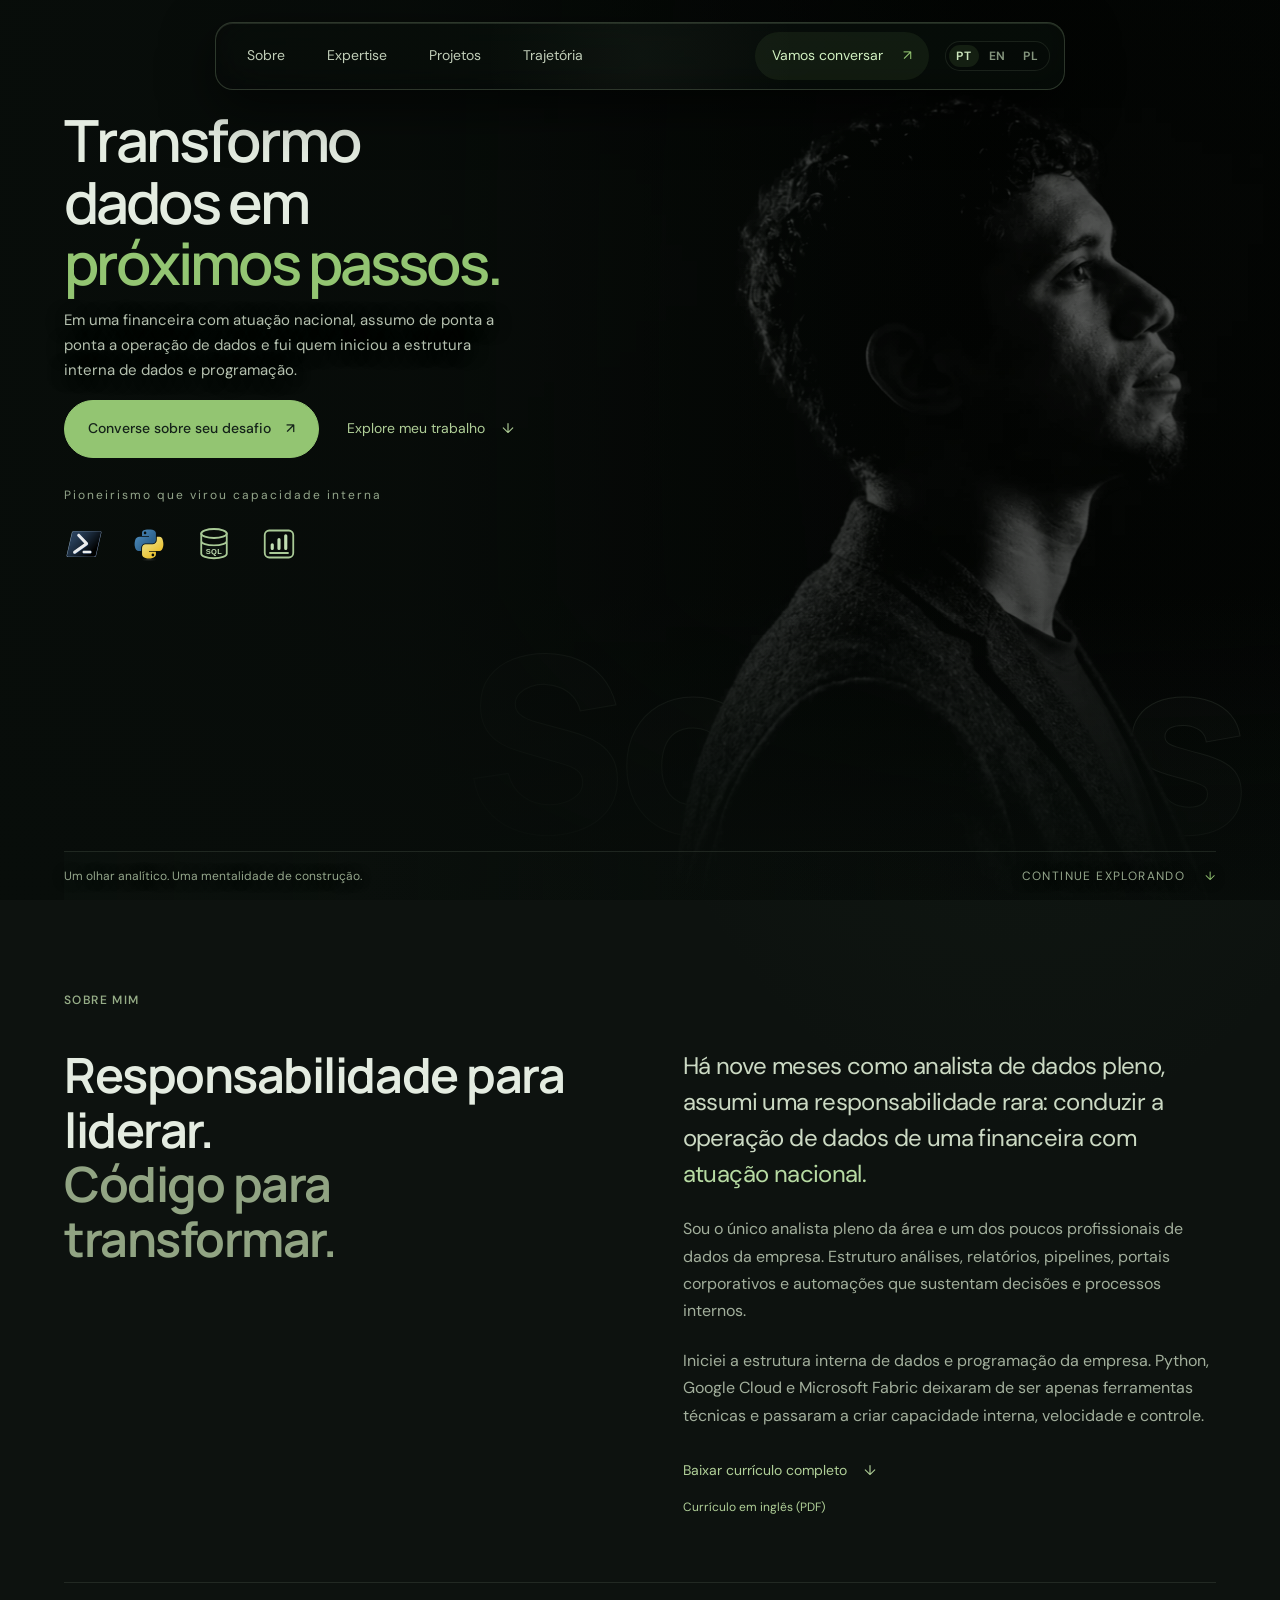
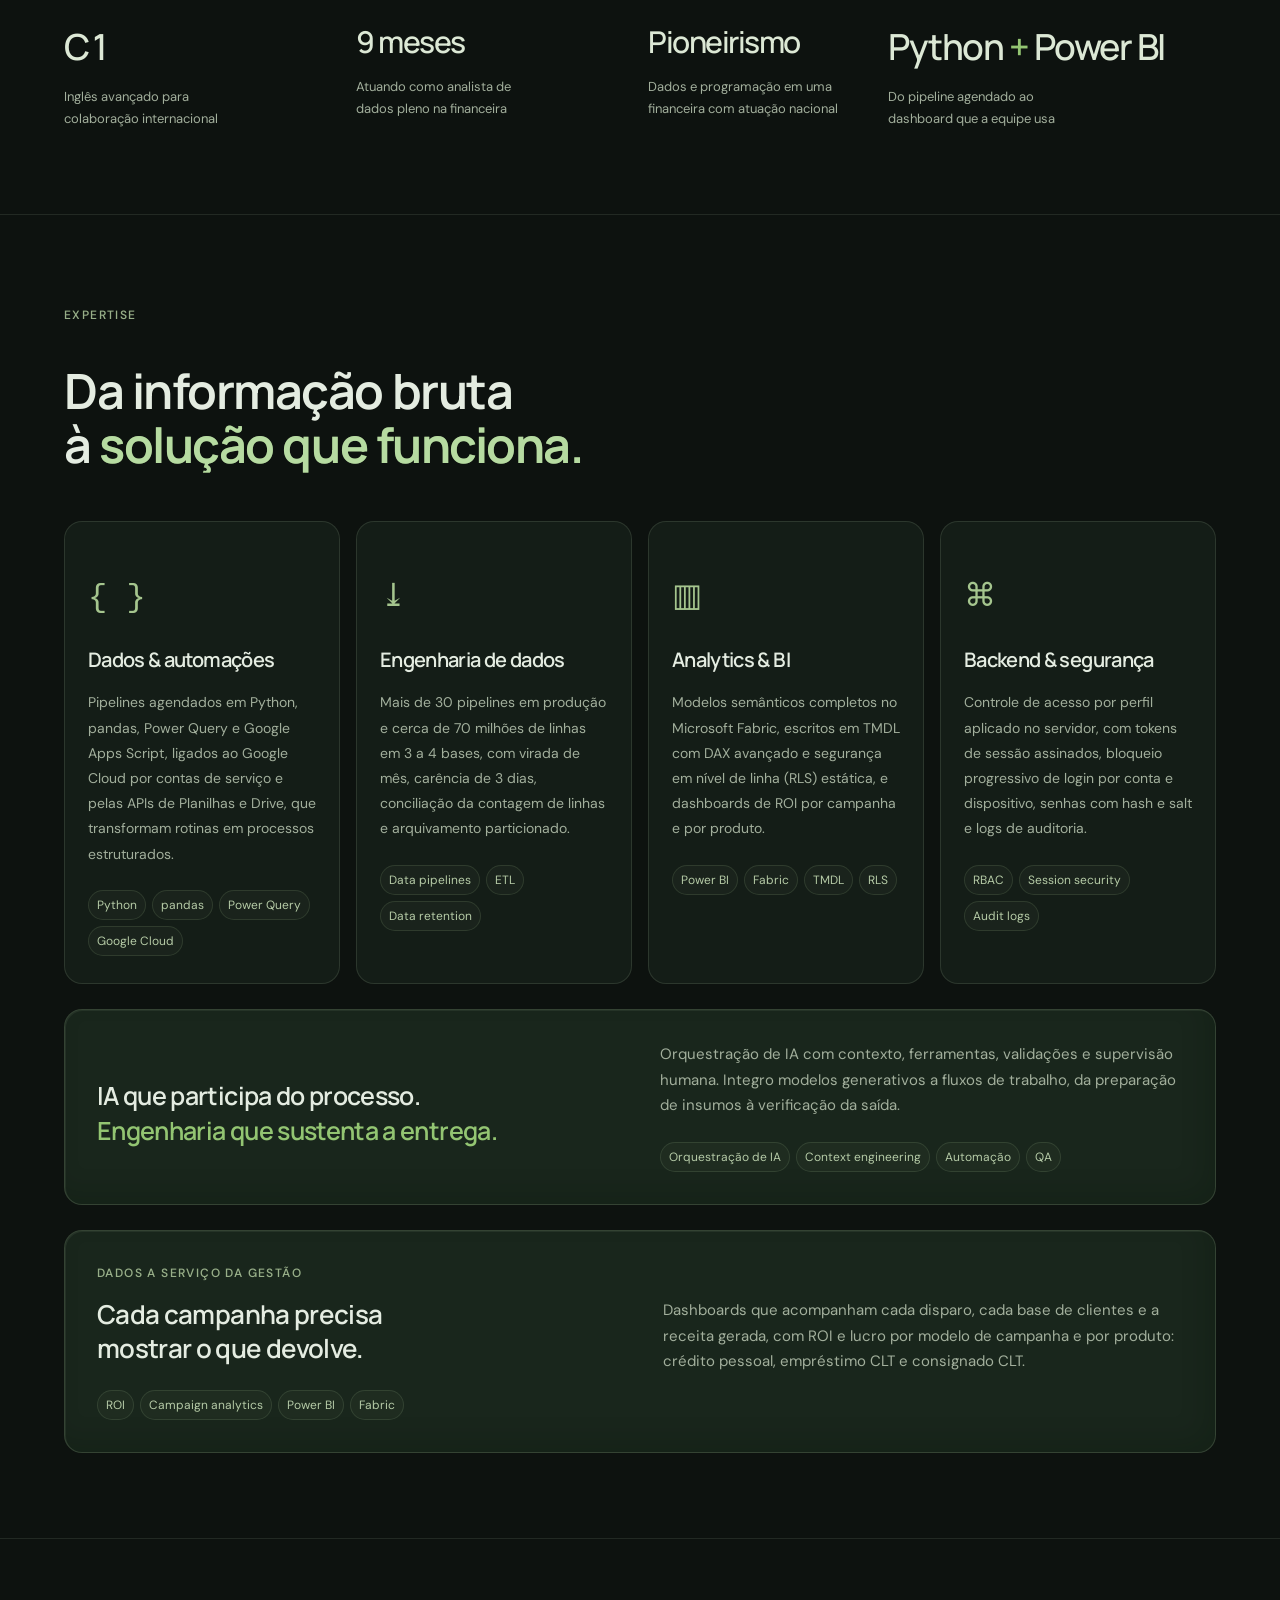
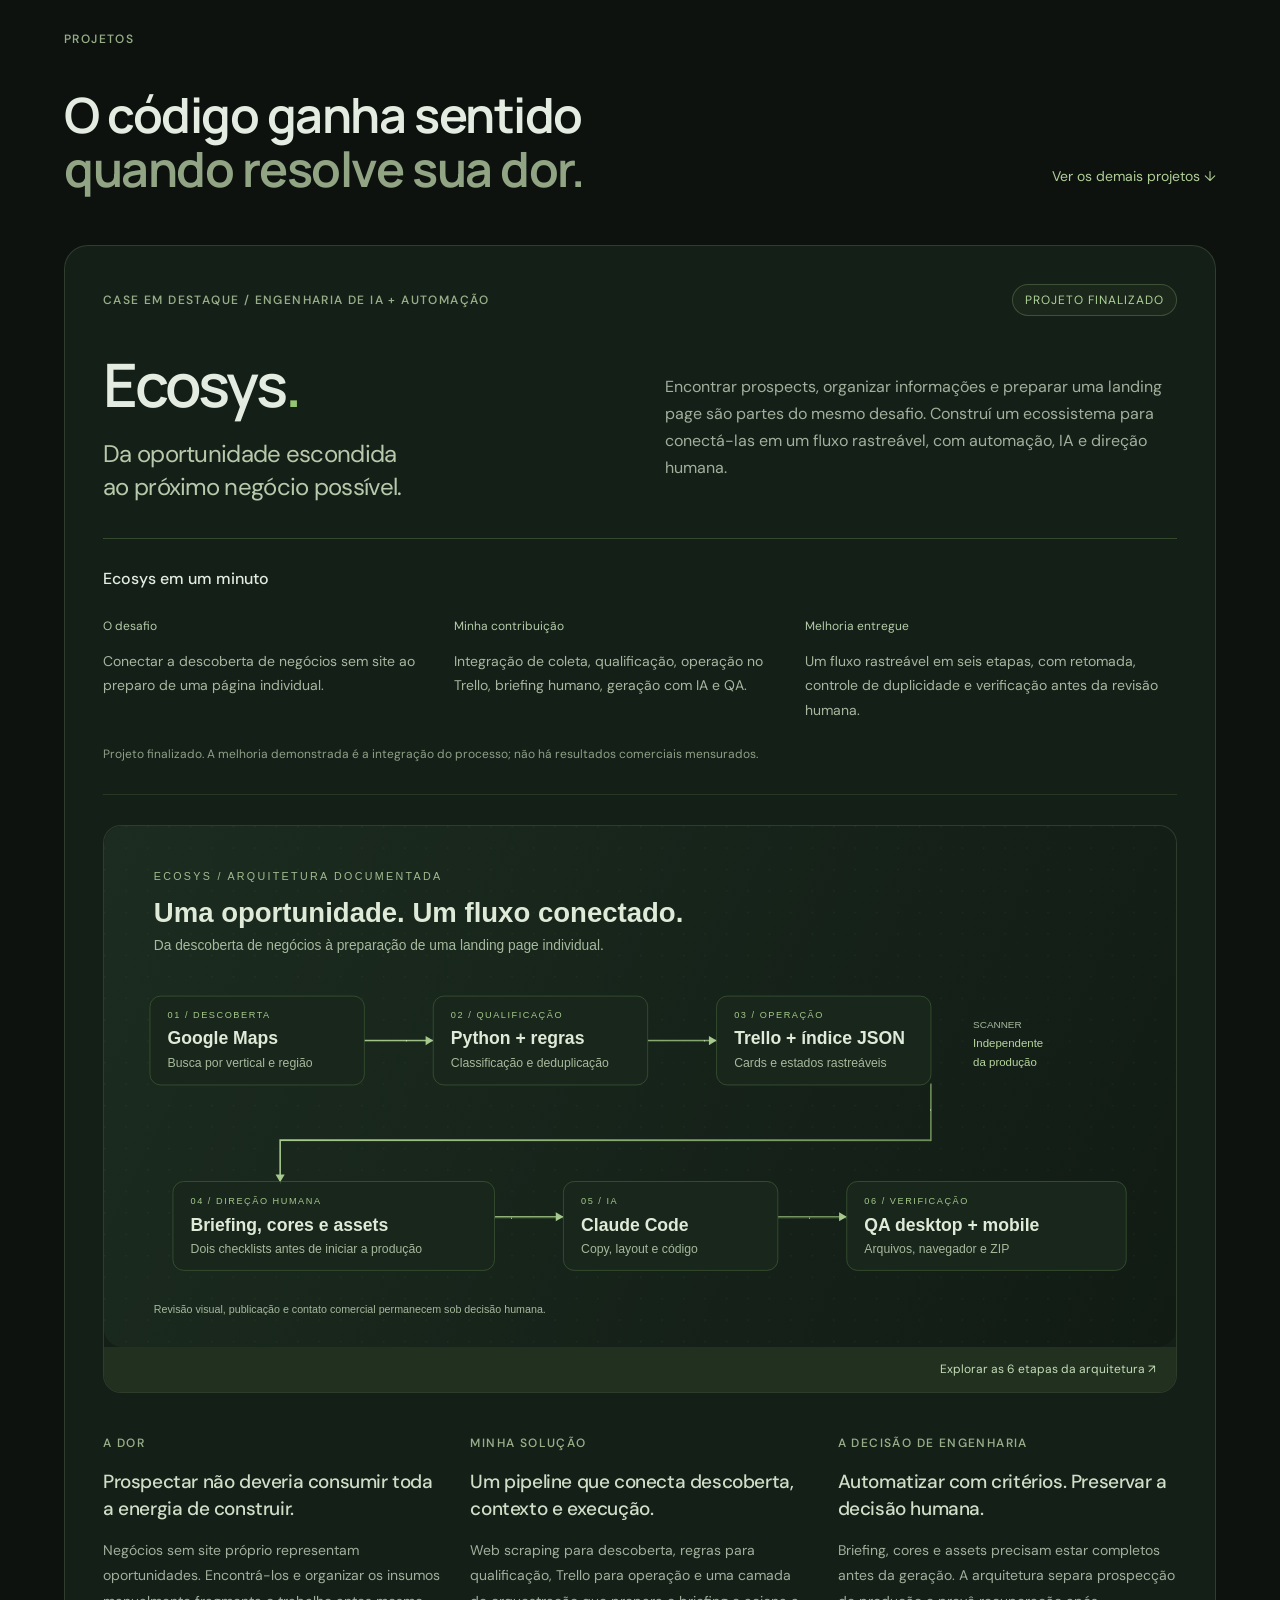
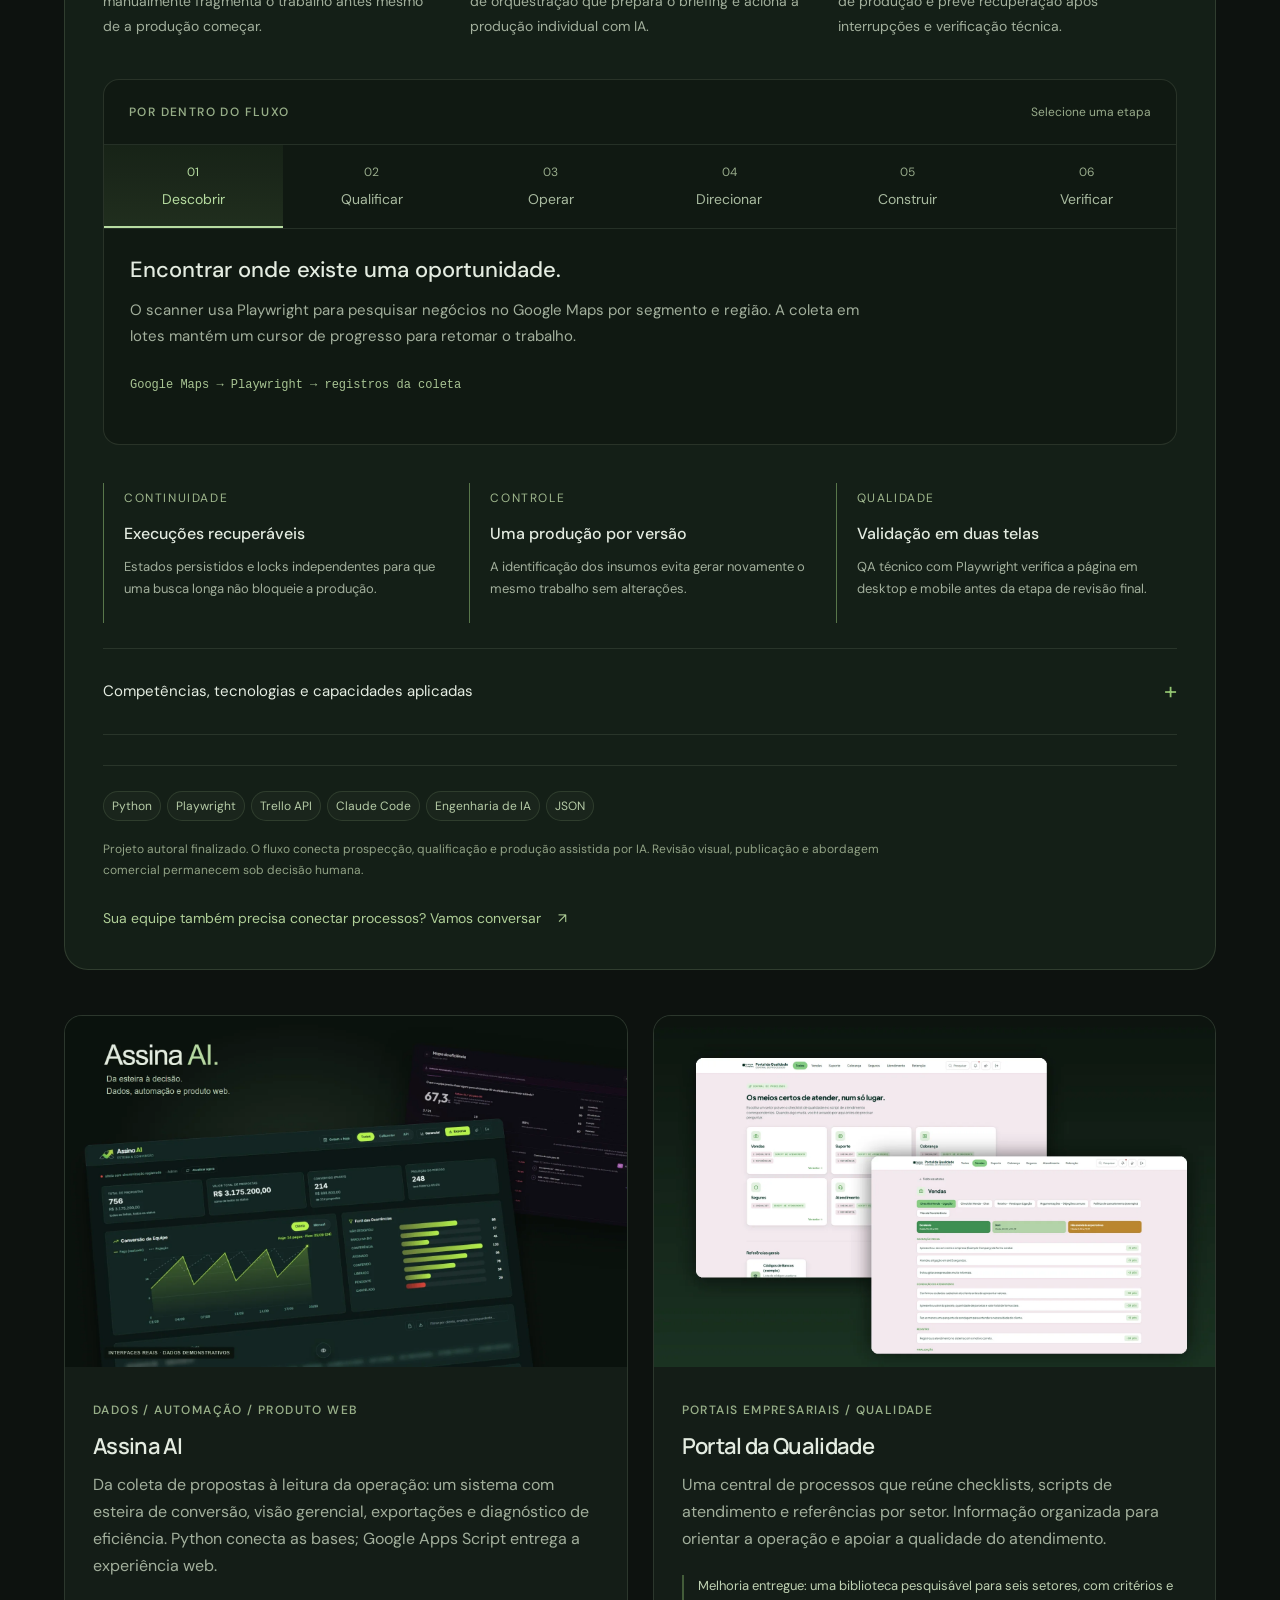
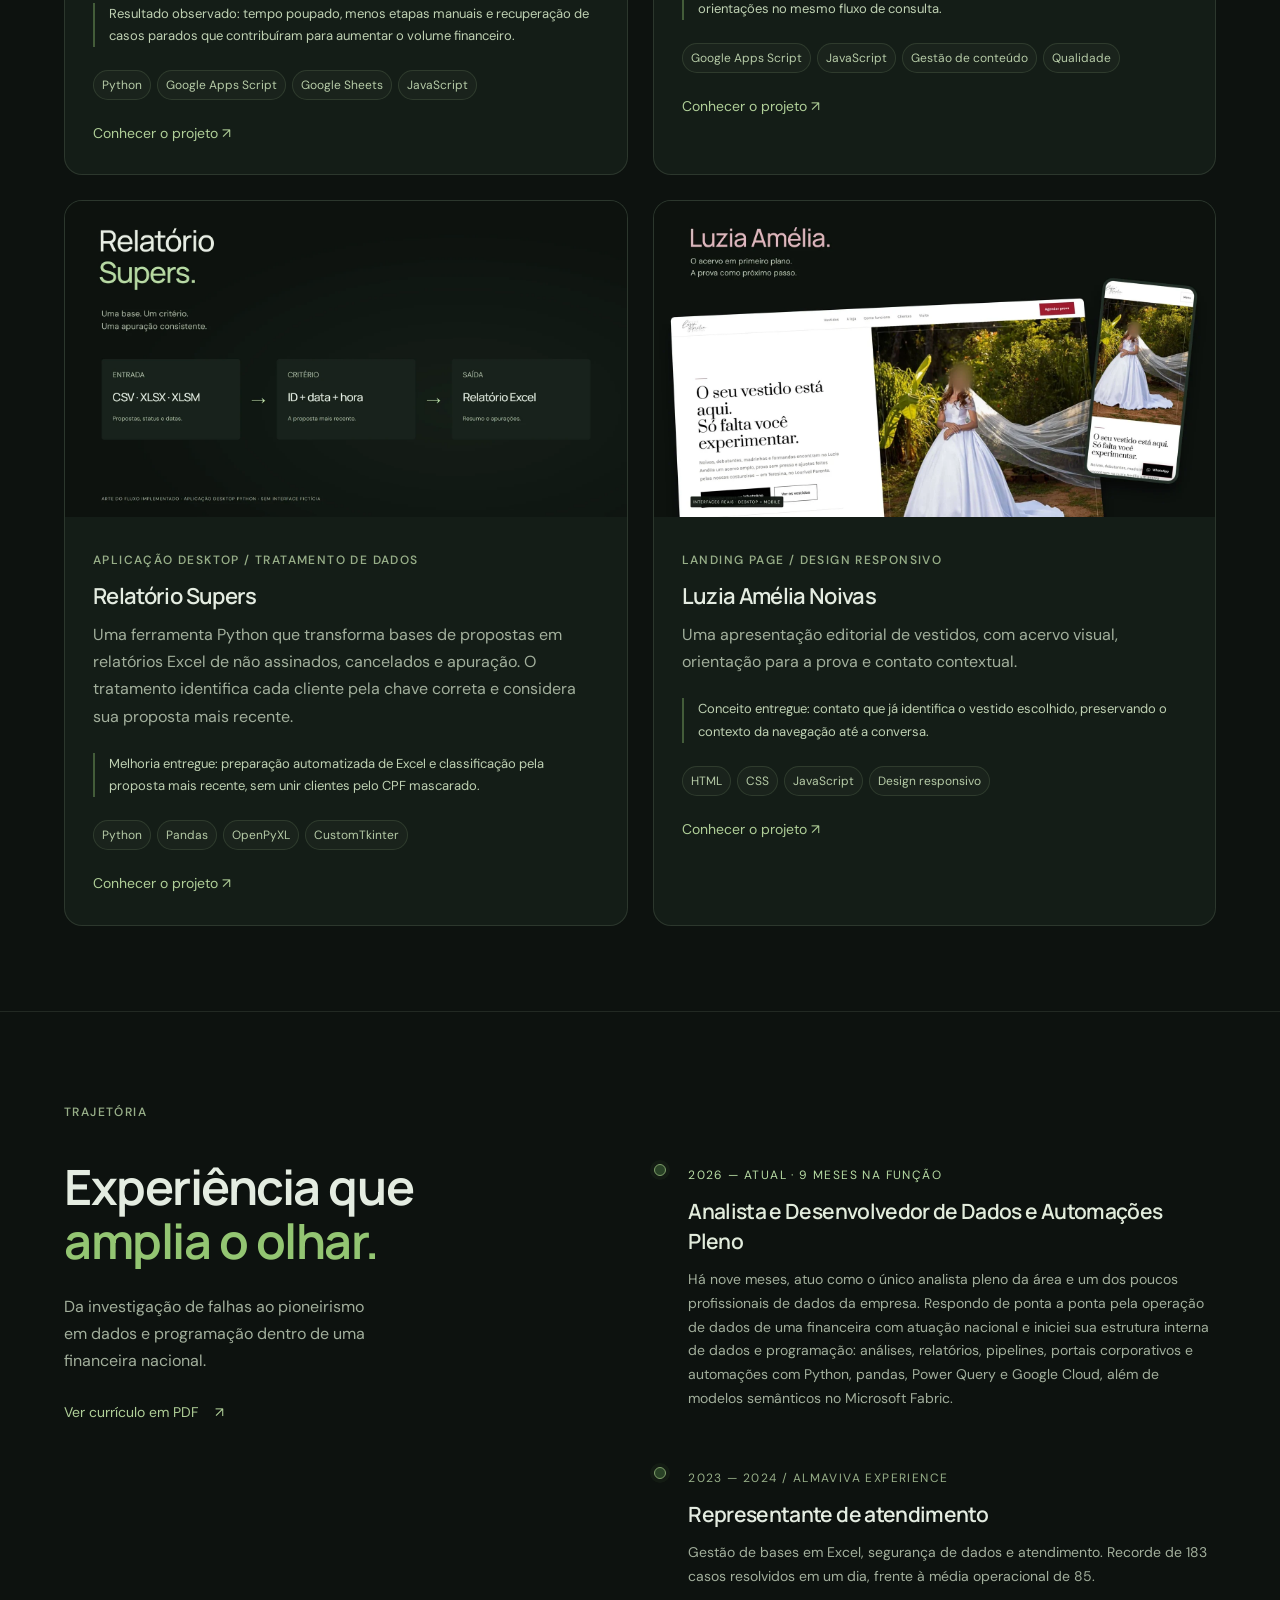
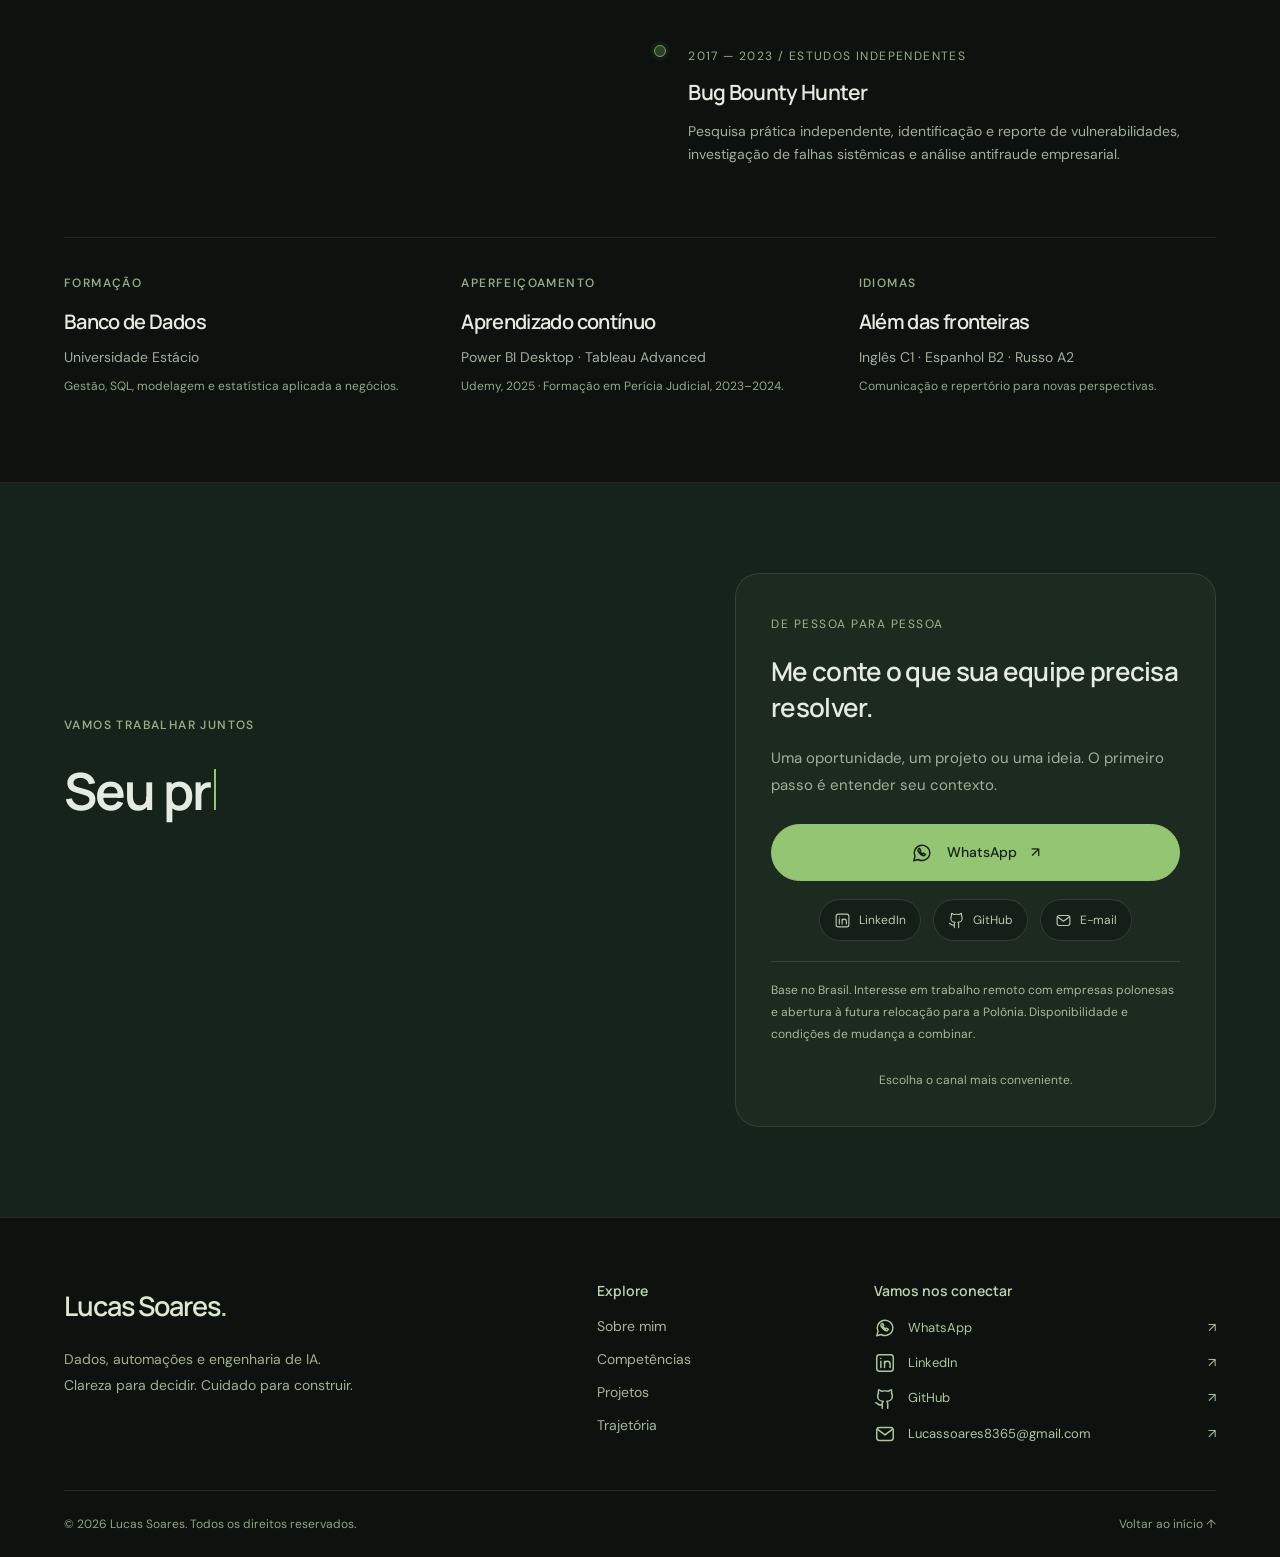
<file: index.html>
<!doctype html>
<html lang="pt-BR">
<head>
  <meta charset="UTF-8"><meta name="viewport" content="width=device-width, initial-scale=1">
  <meta name="theme-color" content="#0d120f"><meta name="description" content="Analista de dados pleno e desenvolvedor de dados no Brasil, com Power BI, Microsoft Fabric, Python e DAX avançado. Mais de 30 pipelines de dados em produção em 9 meses. Aberto a oportunidades B2B na Polônia e na Estônia.">
  <style>html,body{margin:0;background:#0d120f;color-scheme:dark}.hero{background:#050806}.hero-backdrop{opacity:0;background:#050806}</style>
  <meta property="og:type" content="website"><meta property="og:locale" content="pt_BR"><meta property="og:site_name" content="Lucas Soares">
  <meta property="og:title" content="Lucas S. Soares | Analista de Dados Pleno: Power BI, Python, SQL"><meta property="og:description" content="Analista de dados pleno e desenvolvedor de dados no Brasil, com Power BI, Microsoft Fabric, Python e DAX avançado. Mais de 30 pipelines de dados em produção em 9 meses. Aberto a oportunidades B2B na Polônia e na Estônia.">
  <meta property="og:image" content="https://lksuey.github.io/og-image.jpg"><meta property="og:image:width" content="1200"><meta property="og:image:height" content="630"><meta property="og:image:alt" content="Lucas Soares de perfil ao lado do título Transformo dados em próximos passos.">
  <meta name="twitter:card" content="summary_large_image"><meta name="twitter:title" content="Lucas S. Soares | Analista de Dados Pleno: Power BI, Python, SQL"><meta name="twitter:description" content="Analista de dados pleno e desenvolvedor de dados no Brasil, com Power BI, Microsoft Fabric, Python e DAX avançado. Mais de 30 pipelines de dados em produção em 9 meses. Aberto a oportunidades B2B na Polônia e na Estônia."><meta name="twitter:image" content="https://lksuey.github.io/og-image.jpg">
  <script type="application/ld+json">{"@context": "https://schema.org", "@graph": [{"@type": "ProfilePage", "@id": "https://lksuey.github.io/#profilepage", "url": "https://lksuey.github.io/", "name": "Lucas S. Soares | Analista de Dados Pleno: Power BI, Python, SQL", "description": "Analista de dados pleno e desenvolvedor de dados no Brasil, com Power BI, Microsoft Fabric, Python e DAX avançado. Mais de 30 pipelines de dados em produção em 9 meses. Aberto a oportunidades B2B na Polônia e na Estônia.", "inLanguage": "pt-BR", "dateModified": "2026-11-07", "isPartOf": {"@id": "https://lksuey.github.io/#website"}, "mainEntity": {"@id": "https://lksuey.github.io/#person"}}, {"@type": "WebSite", "@id": "https://lksuey.github.io/#website", "url": "https://lksuey.github.io/", "name": "Lucas S. Soares", "inLanguage": ["pt-BR", "en", "pl"], "publisher": {"@id": "https://lksuey.github.io/#person"}}, {"@type": "Person", "@id": "https://lksuey.github.io/#person", "name": "Lucas S. Soares", "alternateName": ["Lucas Soares", "lksuey"], "givenName": "Lucas", "familyName": "Soares", "jobTitle": "Analista de Dados Pleno", "description": "Analista de dados pleno e desenvolvedor de dados no Brasil. Python, PowerShell, Microsoft Fabric e DAX avançado em Power BI; pipelines de dados em produção, automações e dashboards.", "disambiguatingDescription": "Analista de dados brasileiro (Power BI, Python, SQL); não é o jogador de futebol homônimo.", "url": "https://lksuey.github.io/", "image": {"@type": "ImageObject", "url": "https://lksuey.github.io/og-image.jpg", "width": 1200, "height": 630}, "email": "mailto:Lucassoares8365@gmail.com", "sameAs": ["https://www.linkedin.com/in/lksuey/", "https://github.com/lksuey"], "address": {"@type": "PostalAddress", "addressCountry": "BR"}, "worksFor": {"@type": "Organization", "name": "Grupo Adriano Cobuccio", "description": "Nationwide financial company in Brazil"}, "knowsAbout": ["Power BI", "Microsoft Fabric", "DAX", "TMDL", "Row-level security", "Role-based access control", "Google Cloud", "Google Apps Script", "pandas", "Power Query", "Python", "SQL", "ETL", "Data pipelines", "Data engineering", "Dashboards", "Data visualization", "Tableau", "PowerShell", "Playwright", "Web scraping", "Process automation", "Load testing", "Statistics", "Fraud analysis", "Information security"], "knowsLanguage": [{"@type": "Language", "name": "English", "alternateName": "en"}, {"@type": "Language", "name": "Portuguese", "alternateName": "pt-BR"}, {"@type": "Language", "name": "Spanish", "alternateName": "es"}, {"@type": "Language", "name": "Russian", "alternateName": "ru"}], "hasOccupation": {"@type": "Occupation", "name": "Analista e Desenvolvedor de Dados e Automações Pleno", "occupationLocation": {"@type": "Country", "name": "Brazil"}, "skills": "Power BI, Microsoft Fabric, DAX, TMDL, row-level security, Python, pandas, Power Query, Google Cloud, ETL, data pipelines"}, "hasCredential": [{"@type": "EducationalOccupationalCredential", "name": "Microsoft Power BI Desktop for Business Intelligence", "recognizedBy": {"@type": "Organization", "name": "Udemy"}}, {"@type": "EducationalOccupationalCredential", "name": "Tableau Advanced: Master Tableau in Data Science", "recognizedBy": {"@type": "Organization", "name": "Udemy"}}, {"@type": "EducationalOccupationalCredential", "name": "Excel and Power BI Dashboards (Klabin program)", "recognizedBy": {"@type": "Organization", "name": "DIO"}}], "mainEntityOfPage": {"@id": "https://lksuey.github.io/#profilepage"}}]}</script>
  <title>Lucas S. Soares | Analista de Dados Pleno: Power BI, Python, SQL</title>
  <link rel="canonical" href="https://lksuey.github.io/"><meta property="og:url" content="https://lksuey.github.io/"><link rel="alternate" hreflang="pt-BR" href="https://lksuey.github.io/"><link rel="alternate" hreflang="en-US" href="https://lksuey.github.io/en"><link rel="alternate" hreflang="pl" href="https://lksuey.github.io/pl"><link rel="alternate" hreflang="x-default" href="https://lksuey.github.io/en">
  <link rel="preload" as="image" href="assets/hero-layer-portrait.webp" type="image/webp" fetchpriority="high">
  <link rel="icon" href="favicon.svg" type="image/svg+xml"><link rel="apple-touch-icon" href="apple-touch-icon.png">
  <link rel="preconnect" href="https://fonts.googleapis.com"><link rel="preconnect" href="https://fonts.gstatic.com" crossorigin><link rel="stylesheet" href="https://fonts.googleapis.com/css2?family=DM+Sans:wght@400;450;500;550;600;650;700&family=Manrope:wght@400;500;600;650;700;750;800&display=swap">
  <link rel="stylesheet" href="styles.css?v=20261109"><link rel="stylesheet" href="motion.css?v=20261109"><link rel="stylesheet" href="ecosystem.css?v=20261109"><link rel="stylesheet" href="architecture.css?v=20261109"><link rel="stylesheet" href="pastel.css?v=20261109"><link rel="stylesheet" href="dark.css?v=20261109"><link rel="stylesheet" href="motion-suite.css?v=20261109">
<link rel="stylesheet" href="case-navigation.css?v=20261109"><script src="case-navigation.js?v=20261109"></script><link rel="stylesheet" href="recruiter-content.css?v=20261109"></head>
<body><svg class="icon-library" xmlns="http://www.w3.org/2000/svg" aria-hidden="true"><symbol id="icon-whatsapp" viewBox="0 0 24 24"><path d="M20.5 11.7a8.5 8.5 0 0 1-12.7 7.4L3 20.5l1.4-4.7a8.5 8.5 0 1 1 16.1-4.1Z"/><path d="M8 7.8c-.8 1 .2 3.3 1.8 4.9 1.7 1.7 4 2.7 5 1.9l1-1.2-2.4-1.3-.9.9c-1.3-.5-2.3-1.5-2.8-2.8l.9-.9L9.3 7l-1.3.8Z"/></symbol><symbol id="icon-linkedin" viewBox="0 0 24 24"><rect x="3" y="3" width="18" height="18" rx="3"/><path d="M7.5 10v7M7.5 7v.1M11.5 17v-7m0 3a3 3 0 0 1 6 0v4"/></symbol><symbol id="icon-github" viewBox="0 0 24 24"><path d="M15 22v-4a4.8 4.8 0 0 0-1-3.5c3 0 6-2 6-5.5.08-1.25-.27-2.48-1-3.5.28-1.15.28-2.35 0-3.5 0 0-1 0-3 1.5-2.64-.5-5.36-.5-8 0C6 2 5 2 5 2c-.3 1.15-.3 2.35 0 3.5A5.403 5.403 0 0 0 4 9c0 3.5 3 5.5 6 5.5-.39.49-.68 1.05-.85 1.65-.17.6-.22 1.23-.15 1.85v4"/><path d="M9 18c-4.51 2-5-2-7-2"/></symbol><symbol id="icon-mail" viewBox="0 0 24 24"><rect x="3" y="5" width="18" height="14" rx="3"/><path d="m4 7 8 6 8-6"/></symbol><symbol id="icon-menu" viewBox="0 0 24 24"><path d="M4 7h16M4 12h16M4 17h16"/></symbol><symbol id="icon-close" viewBox="0 0 24 24"><path d="m6 6 12 12M18 6 6 18"/></symbol></svg>
<a class="skip" href="#main">Pular para o conteúdo</a>
<div class="ambient" aria-hidden="true"></div>
<header class="header"><nav aria-label="Navegação principal"><a href="#sobre">Sobre</a><a href="#expertise">Expertise</a><a href="#projetos">Projetos</a><a href="#trajetoria">Trajetória</a></nav><a class="nav-contact" href="https://wa.me/5586994321587" target="_blank" rel="noopener noreferrer">Vamos conversar <span>↗</span></a><div class="language-switch" aria-label="Idioma"><a data-lang="pt" href="index.html" hreflang="pt-BR">PT</a><a data-lang="en" href="en.html" hreflang="en-US">EN</a><a data-lang="pl" href="pl.html" hreflang="pl">PL</a></div><button class="menu-toggle" aria-label="Abrir menu" aria-expanded="false"><svg class="ui-icon" aria-hidden="true"><use href="#icon-menu"/></svg></button></header>
<main id="main">
<section id="inicio" class="hero wrap">
  <div class="hero-backdrop" data-parallax-layers aria-hidden="true"><img class="hero-layer" data-parallax-layer="1" src="assets/hero-layer-background.webp" width="1672" height="941" alt="" decoding="async"><span class="hero-layer hero-wordmark" data-parallax-layer="2">Soares</span><img class="hero-layer" data-parallax-layer="3" src="assets/hero-layer-portrait.webp" width="1672" height="941" alt="" fetchpriority="high" decoding="async"></div>
  <div class="hero-copy" data-parallax-layer="4"><h1>Transformo<br>dados em<br><span class="accent">próximos passos.</span></h1><p class="intro">Em uma financeira com atuação nacional, assumo de ponta a ponta a operação de dados e fui quem iniciou a estrutura interna de dados e programação.</p><div class="actions"><a class="button primary" href="https://wa.me/5586994321587" target="_blank" rel="noopener noreferrer">Converse sobre seu desafio <span>↗</span></a><a class="text-link" href="#projetos">Explore meu trabalho <span>↓</span></a></div><div class="hero-stack"><span>Pioneirismo que virou capacidade interna</span><div class="hero-tech-logos"><span title="PowerShell"><img src="assets/technology/powershell.svg" alt="PowerShell" width="36" height="36"></span><span title="Python"><img src="assets/technology/python.svg" alt="Python" width="36" height="36"></span><span title="SQL"><img src="assets/technology/sql.svg" alt="SQL" width="36" height="36"></span><span title="Power BI"><img src="assets/technology/powerbi.svg" alt="Power BI" width="36" height="36"></span></div></div></div>
  <div class="hero-bottom"><span>Um olhar analítico. Uma mentalidade de construção.</span><a href="#sobre">CONTINUE EXPLORANDO <span>↓</span></a></div>
</section>
<section id="sobre" class="wrap section reveal"><div class="section-label">SOBRE MIM</div><div class="about-grid"><h2>Responsabilidade para<br>liderar.<br><span class="muted">Código para transformar.</span></h2><div><p class="large-copy">Há nove meses como analista de dados pleno, assumi uma responsabilidade rara: conduzir a operação de dados de uma financeira com <em>atuação nacional.</em></p><p>Sou o único analista pleno da área e um dos poucos profissionais de dados da empresa. Estruturo análises, relatórios, pipelines, portais corporativos e automações que sustentam decisões e processos internos.</p><p>Iniciei a estrutura interna de dados e programação da empresa. Python, Google Cloud e Microsoft Fabric deixaram de ser apenas ferramentas técnicas e passaram a criar capacidade interna, velocidade e controle.</p><a class="text-link" href="assets/lucas-soares-curriculo.pdf" download>Baixar currículo completo <span>↓</span></a></div></div><div class="proof-grid"><div><strong aria-label="Inglês C1"><span class="language-count" aria-hidden="true">C1</span></strong><p>Inglês avançado para colaboração internacional</p></div><div><strong>9 meses</strong><p>Atuando como analista de dados pleno na financeira</p></div><div><strong>Pioneirismo</strong><p>Dados e programação em uma financeira com atuação nacional</p></div><div><strong>Python <span class="rotating-plus">+</span> Power BI</strong><p>Do pipeline agendado ao dashboard que a equipe usa</p></div></div></section>
<section id="expertise" class="wrap section reveal"><div class="section-label">EXPERTISE</div><div class="section-heading"><h2>Da informação bruta<br>à <span class="liquid-text">solução que funciona.<span class="liquid-ink" aria-hidden="true">solução que funciona.</span></span></h2></div><div class="expertise-grid"><article><div class="line-icon">{ }</div><h3>Dados & automações</h3><p>Pipelines agendados em Python, pandas, Power Query e Google Apps Script, ligados ao Google Cloud por contas de serviço e pelas APIs de Planilhas e Drive, que transformam rotinas em processos estruturados.</p><div class="tags"><span>Python</span><span>pandas</span><span>Power Query</span><span>Google Cloud</span></div></article><article><div class="line-icon">⤓</div><h3>Engenharia de dados</h3><p>Mais de 30 pipelines em produção e cerca de 70 milhões de linhas em 3 a 4 bases, com virada de mês, carência de 3 dias, conciliação da contagem de linhas e arquivamento particionado.</p><div class="tags"><span>Data pipelines</span><span>ETL</span><span>Data retention</span></div></article><article><div class="line-icon">▥</div><h3>Analytics & BI</h3><p>Modelos semânticos completos no Microsoft Fabric, escritos em TMDL com DAX avançado e segurança em nível de linha (RLS) estática, e dashboards de ROI por campanha e por produto.</p><div class="tags"><span>Power BI</span><span>Fabric</span><span>TMDL</span><span>RLS</span></div></article><article><div class="line-icon">⌘</div><h3>Backend & segurança</h3><p>Controle de acesso por perfil aplicado no servidor, com tokens de sessão assinados, bloqueio progressivo de login por conta e dispositivo, senhas com hash e salt e logs de auditoria.</p><div class="tags"><span>RBAC</span><span>Session security</span><span>Audit logs</span></div></article></div><article class="ai-expertise"><div><span class="section-label">AI ENGINEERING</span><h3>IA que participa do processo.<br><span class="accent">Engenharia que sustenta a entrega.</span></h3></div><div><p>Orquestração de IA com contexto, ferramentas, validações e supervisão humana. Integro modelos generativos a fluxos de trabalho, da preparação de insumos à verificação da saída.</p><div class="tags"><span>Orquestração de IA</span><span>Context engineering</span><span>Automação</span><span>QA</span></div></div></article><div class="finance-strip"><span class="section-label">DADOS A SERVIÇO DA GESTÃO</span><h3>Cada campanha precisa<br>mostrar o que devolve.</h3><p>Dashboards que acompanham cada disparo, cada base de clientes e a receita gerada, com ROI e lucro por modelo de campanha e por produto: crédito pessoal, empréstimo CLT e consignado CLT.</p><div class="tags"><span>ROI</span><span>Campaign analytics</span><span>Power BI</span><span>Fabric</span></div></div></section>
<section id="projetos" class="wrap section reveal"><div class="section-label">PROJETOS</div><div class="section-heading"><h2>O código ganha sentido<br><span class="muted">quando resolve sua dor.</span></h2></div><article class="ecosystem-case" id="ecosystem">
  <div class="case-topline"><span class="eyebrow">CASE EM DESTAQUE / ENGENHARIA DE IA + AUTOMAÇÃO</span><span class="case-label">PROJETO FINALIZADO</span></div>
  <div class="case-intro"><div><h3>Ecosys<span class="accent">.</span></h3><p class="case-lead">Da oportunidade escondida<br>ao próximo negócio possível.</p></div><p>Encontrar prospects, organizar informações e preparar uma landing page são partes do mesmo desafio. Construí um ecossistema para conectá-las em um fluxo rastreável, com automação, IA e direção humana.</p></div>
  <button class="architecture-image" type="button" aria-haspopup="dialog" aria-label="Explorar as seis etapas da arquitetura Ecosys"><img src="assets/ecosystem-architecture.svg?v=2" alt="Arquitetura do Ecosys: Google Maps, qualificação em Python, Trello e índice JSON, briefing humano, Claude Code e QA em desktop e celular." width="1400" height="680" loading="lazy"><canvas class="ecosys-three" aria-hidden="true"></canvas><span>Explorar as 6 etapas da arquitetura ↗</span></button>
  <div class="case-story"><div><span class="section-label">A DOR</span><h4>Prospectar não deveria consumir toda a energia de construir.</h4><p>Negócios sem site próprio representam oportunidades. Encontrá-los e organizar os insumos manualmente fragmenta o trabalho antes mesmo de a produção começar.</p></div><div><span class="section-label">MINHA SOLUÇÃO</span><h4>Um pipeline que conecta descoberta, contexto e execução.</h4><p>Web scraping para descoberta, regras para qualificação, Trello para operação e uma camada de orquestração que prepara o briefing e aciona a produção individual com IA.</p></div><div><span class="section-label">A DECISÃO DE ENGENHARIA</span><h4>Automatizar com critérios. Preservar a decisão humana.</h4><p>Briefing, cores e assets precisam estar completos antes da geração. A arquitetura separa prospecção de produção e prevê recuperação após interrupções e verificação técnica.</p></div></div>
  <div class="pipeline-explorer"><div class="pipeline-header"><span class="section-label">POR DENTRO DO FLUXO</span><span>Selecione uma etapa</span></div><div class="pipeline-tabs" role="tablist" aria-label="Etapas do Ecosys"><button id="step-0" role="tab" aria-selected="true" aria-controls="pipeline-panel" tabindex="0">01 <span>Descobrir</span></button><button id="step-1" role="tab" aria-selected="false" aria-controls="pipeline-panel" tabindex="-1">02 <span>Qualificar</span></button><button id="step-2" role="tab" aria-selected="false" aria-controls="pipeline-panel" tabindex="-1">03 <span>Operar</span></button><button id="step-3" role="tab" aria-selected="false" aria-controls="pipeline-panel" tabindex="-1">04 <span>Direcionar</span></button><button id="step-4" role="tab" aria-selected="false" aria-controls="pipeline-panel" tabindex="-1">05 <span>Construir</span></button><button id="step-5" role="tab" aria-selected="false" aria-controls="pipeline-panel" tabindex="-1">06 <span>Verificar</span></button></div><div id="pipeline-panel" role="tabpanel" aria-labelledby="step-0" tabindex="0"><h4>Encontrar onde existe uma oportunidade.</h4><p>O scanner usa Playwright para pesquisar negócios no Google Maps por segmento e região. A coleta em lotes mantém um cursor de progresso para retomar o trabalho.</p><code>Google Maps → Playwright → registros da coleta</code></div></div>
  <div class="case-engineering"><div><span>CONTINUIDADE</span><strong>Execuções recuperáveis</strong><p>Estados persistidos e locks independentes para que uma busca longa não bloqueie a produção.</p></div><div><span>CONTROLE</span><strong>Uma produção por versão</strong><p>A identificação dos insumos evita gerar novamente o mesmo trabalho sem alterações.</p></div><div><span>QUALIDADE</span><strong>Validação em duas telas</strong><p>QA técnico com Playwright verifica a página em desktop e mobile antes da etapa de revisão final.</p></div></div>
  <details class="case-skills"><summary>Competências, tecnologias e capacidades aplicadas <span>+</span></summary><div class="skills-intro"><h4>O que faz o ecossistema funcionar.</h4><p>Cada tecnologia tem uma responsabilidade no fluxo — da aquisição dos dados à entrega dos arquivos da página.</p></div><div class="skill-table"><div class="skill-table-head"><span>COMPETÊNCIA</span><span>USO NO ECOSYS</span><span>CAPACIDADE ENTREGUE</span></div>
<div><strong>Python & backend</strong><p>Organização do scanner, classificador, qualificador, watcher e executor em módulos.</p><p>Orquestrar a operação e suas regras a partir de uma CLI.</p></div>
<div><strong>Web scraping · Playwright</strong><p>Automação do navegador para pesquisar e extrair dados de negócios no Google Maps.</p><p>Descoberta por segmento e região, com coleta em lotes e retomada.</p></div>
<div><strong>Engenharia de dados · ETL</strong><p>Normalização de contatos, classificação de links e aplicação de critérios de qualificação.</p><p>Transformar registros brutos em prospects organizados e rastreáveis.</p></div>
<div><strong>HTTP & integração de APIs</strong><p>Verificação de domínios e integração com a API do Trello para cards, listas, checklists e anexos.</p><p>Conectar fontes de dados, operação e estados de produção.</p></div>
<div><strong>Persistência · JSON / JSONL</strong><p>Índice local CID → card, trilhas de coleta e gravação atômica sob lock.</p><p>Deduplicação, histórico de processamento e consistência do estado.</p></div>
<div><strong>Engenharia de IA · Claude Code</strong><p>Execução individual e não interativa por briefing, com ferramentas de leitura e edição delimitadas.</p><p>Integrar geração de copy, layout e código ao processo de produção.</p></div>
<div><strong>Contexto & direção criativa</strong><p>Composição de prompt, cores, dados confirmados e assets específicos de cada prospect.</p><p>Orientar uma landing page individual, sem depender de um template fixo.</p></div>
<div><strong>Segurança de arquivos</strong><p>Validação do ZIP, caminhos permitidos, extensões e limites de descompactação.</p><p>Preparar insumos com controles contra arquivos e caminhos inadequados.</p></div>
<div><strong>Processamento de mídia</strong><p>Preparação de imagens e extração de frames de vídeos enviados nos assets.</p><p>Disponibilizar material visual para a composição da página.</p></div>
<div><strong>Idempotência · SHA-256</strong><p>Identificação do briefing e anexo para reconhecer versões de insumos já processadas.</p><p>Evitar reconstruções desnecessárias do mesmo trabalho.</p></div>
<div><strong>Concorrência & recuperação</strong><p>Scanner e watcher independentes, locks de processo, cursor e recuperação de jobs interrompidos.</p><p>Separar prospecção de produção e manter o fluxo recuperável.</p></div>
<div><strong>QA · testes automatizados</strong><p>Playwright em desktop e mobile, verificações de arquivos e navegador e testes das regras do pipeline.</p><p>Detectar falhas técnicas antes da revisão visual e publicação.</p></div>
<div><strong>Operação & capacidade</strong><p>Agendamento de tarefas, admissão por lotes e limite configurado de trabalhos ativos.</p><p>Controlar a entrada de demanda sem misturá-la às etapas comerciais.</p></div>
<div><strong>Entrega & documentação</strong><p>Empacotamento do site, arquivos de handoff e playbook com etapas e responsabilidades.</p><p>Preparar a revisão, a publicação e a continuidade do trabalho.</p></div>
</div><p class="skills-note">A decisão sobre os insumos, a revisão visual, a publicação e o contato comercial continuam com o operador. Os limites configurados de capacidade não representam volume de vendas ou resultados comerciais.</p></details>
<div class="case-footer"><div class="tags"><span>Python</span><span>Playwright</span><span>Trello API</span><span>Claude Code</span><span>Engenharia de IA</span><span>JSON</span></div><p>Projeto autoral finalizado. O fluxo conecta prospecção, qualificação e produção assistida por IA. Revisão visual, publicação e abordagem comercial permanecem sob decisão humana.</p></div>
  <a class="text-link" href="https://wa.me/5586994321587" target="_blank" rel="noopener noreferrer">Sua equipe também precisa conectar processos? Vamos conversar <span>↗</span></a>
</article>
<div id="project-grid" class="project-grid"></div><div id="project-empty" class="project-empty"><div class="empty-graphic" aria-hidden="true"><span>INPUT</span><b>→</b><span class="selected">CODE</span><b>→</b><span>IMPACT</span></div><div><span class="eyebrow">CASES EM PREPARAÇÃO</span><h3>Os bastidores das soluções,<br>em breve por aqui.</h3><p>Estou organizando os projetos concluídos para apresentar os desafios, as decisões técnicas e os resultados de cada trabalho.</p><a class="text-link" href="https://wa.me/5586994321587" target="_blank" rel="noopener noreferrer">Converse comigo sobre meus projetos <span>↗</span></a></div></div></section>
<section id="trajetoria" class="wrap section reveal"><canvas class="career-three" aria-hidden="true"></canvas><div class="section-label">TRAJETÓRIA</div><div class="career-grid"><div><h2>Experiência que<br><span class="accent">amplia o olhar.</span></h2><p>Da investigação de falhas ao pioneirismo em dados e programação dentro de uma financeira nacional.</p><a class="text-link" href="assets/lucas-soares-curriculo.pdf" target="_blank" rel="noopener">Ver currículo em PDF <span>↗</span></a></div><div class="timeline"><article class="career-current"><span class="time">2026 — ATUAL · 9 MESES NA FUNÇÃO</span><h3>Analista e Desenvolvedor de Dados e Automações Pleno</h3><p>Há nove meses, atuo como o único analista pleno da área e um dos poucos profissionais de dados da empresa. Respondo de ponta a ponta pela operação de dados de uma financeira com atuação nacional e iniciei sua estrutura interna de dados e programação: análises, relatórios, pipelines, portais corporativos e automações com Python, pandas, Power Query e Google Cloud, além de modelos semânticos no Microsoft Fabric.</p></article><article><span class="time">2023 — 2024 / ALMAVIVA EXPERIENCE</span><h3>Representante de atendimento</h3><p>Gestão de bases em Excel, segurança de dados e atendimento. Recorde de 183 casos resolvidos em um dia, frente à média operacional de 85.</p></article><article><span class="time">2017 — 2023 / ESTUDOS INDEPENDENTES</span><h3>Bug Bounty Hunter</h3><p>Pesquisa prática independente, identificação e reporte de vulnerabilidades, investigação de falhas sistêmicas e análise antifraude empresarial.</p></article></div></div><div class="education"><div><span class="section-label">FORMAÇÃO</span><h3>Banco de Dados</h3><p>Universidade Estácio</p><small>Gestão, SQL, modelagem e estatística aplicada a negócios.</small></div><div><span class="section-label">APERFEIÇOAMENTO</span><h3>Aprendizado contínuo</h3><p>Power BI Desktop · Tableau Advanced</p><small>Udemy, 2025 · Formação em Perícia Judicial, 2023–2024.</small></div><div><span class="section-label">IDIOMAS</span><h3>Além das fronteiras</h3><p>Inglês C1 · Espanhol B2 · Russo A2</p><small>Comunicação e repertório para novas perspectivas.</small></div></div></section>
<section id="contato" class="contact-section reveal"><div class="wrap contact-layout"><div class="contact-heading"><span class="section-label">VAMOS TRABALHAR JUNTOS</span><h2><span class="type-line">Seu próximo desafio.</span><br><span class="accent type-line">Uma boa conversa.</span></h2><p class="contact-copy type-line">Dados mais claros, processos mais simples e soluções que fazem sentido para sua equipe. Vamos descobrir o que podemos construir juntos.</p></div><div class="contact-invitation"><span class="contact-overline">DE PESSOA PARA PESSOA</span><h3>Me conte o que sua equipe precisa resolver.</h3><p>Uma oportunidade, um projeto ou uma ideia. O primeiro passo é entender seu contexto.</p><a class="button primary" href="https://wa.me/5586994321587" target="_blank" rel="noopener noreferrer"><svg class="ui-icon" aria-hidden="true"><use href="#icon-whatsapp"/></svg>WhatsApp<span aria-hidden="true">↗</span></a><div class="contact-recruiter-links" aria-label="Outros canais de contato"><a href="https://www.linkedin.com/in/lksuey/" target="_blank" rel="noopener noreferrer"><svg class="ui-icon" aria-hidden="true"><use href="#icon-linkedin"/></svg>LinkedIn</a><a href="https://github.com/lksuey" target="_blank" rel="noopener noreferrer"><svg class="ui-icon" aria-hidden="true"><use href="#icon-github"/></svg>GitHub</a><a href="mailto:Lucassoares8365@gmail.com"><svg class="ui-icon" aria-hidden="true"><use href="#icon-mail"/></svg>E-mail</a></div><span class="contact-note">Escolha o canal mais conveniente.</span></div></div></section>
</main><footer class="site-footer"><div class="wrap"><div class="footer-main"><div class="footer-identity"><a class="footer-name" href="#inicio">Lucas Soares<span>.</span></a><p>Dados, automações e engenharia de IA.<br>Clareza para decidir. Cuidado para construir.</p></div><div class="footer-navigation"><h3>Explore</h3><a href="#sobre">Sobre mim</a><a href="#expertise">Competências</a><a href="#projetos">Projetos</a><a href="#trajetoria">Trajetória</a></div><div class="footer-social"><h3>Vamos nos conectar</h3><a href="https://wa.me/5586994321587" target="_blank" rel="noopener noreferrer"><svg class="ui-icon" aria-hidden="true"><use href="#icon-whatsapp"/></svg><span>WhatsApp</span><span aria-hidden="true">↗</span></a><a href="https://www.linkedin.com/in/lksuey/" target="_blank" rel="noopener noreferrer"><svg class="ui-icon" aria-hidden="true"><use href="#icon-linkedin"/></svg><span>LinkedIn</span><span aria-hidden="true">↗</span></a><a href="https://github.com/lksuey" target="_blank" rel="noopener noreferrer"><svg class="ui-icon" aria-hidden="true"><use href="#icon-github"/></svg><span>GitHub</span><span aria-hidden="true">↗</span></a><a href="mailto:Lucassoares8365@gmail.com"><svg class="ui-icon" aria-hidden="true"><use href="#icon-mail"/></svg><span>Lucassoares8365@gmail.com</span><span aria-hidden="true">↗</span></a></div></div><div class="footer-bottom"><p>© <span id="year">2026</span> Lucas Soares. Todos os direitos reservados.</p><a href="#inicio">Voltar ao início ↑</a></div></div></footer>
<dialog class="architecture-dialog" aria-labelledby="architecture-title"><div class="architecture-shell"><header class="architecture-dialog-header"><div><span class="eyebrow">ECOSYS / POR DENTRO DA ENGENHARIA</span><h2 id="architecture-title">Uma etapa prepara a próxima.</h2></div><button class="architecture-close" type="button" aria-label="Fechar arquitetura"><svg class="ui-icon" aria-hidden="true"><use href="#icon-close"/></svg></button></header><p class="architecture-intro">Explore o caminho dos dados, da descoberta à verificação. Em cada etapa, veja o trabalho executado e os mecanismos que mantêm o fluxo consistente.</p><div class="architecture-layout"><div class="architecture-stage-tabs" role="tablist" aria-label="Seis etapas da arquitetura" aria-orientation="horizontal"><button id="architecture-step-0" role="tab" aria-controls="architecture-stage-panel" aria-selected="true" tabindex="0"><span>01</span> Descoberta</button><button id="architecture-step-1" role="tab" aria-controls="architecture-stage-panel" aria-selected="false" tabindex="-1"><span>02</span> Qualificação</button><button id="architecture-step-2" role="tab" aria-controls="architecture-stage-panel" aria-selected="false" tabindex="-1"><span>03</span> Operação</button><button id="architecture-step-3" role="tab" aria-controls="architecture-stage-panel" aria-selected="false" tabindex="-1"><span>04</span> Direção humana</button><button id="architecture-step-4" role="tab" aria-controls="architecture-stage-panel" aria-selected="false" tabindex="-1"><span>05</span> Produção com IA</button><button id="architecture-step-5" role="tab" aria-controls="architecture-stage-panel" aria-selected="false" tabindex="-1"><span>06</span> Verificação</button></div><section id="architecture-stage-panel" role="tabpanel" aria-labelledby="architecture-step-0" tabindex="0"><span class="architecture-stage-number"></span><h3></h3><p class="architecture-purpose"></p><div class="architecture-io"><div><span>ENTRADA</span><p class="architecture-input"></p></div><span class="architecture-io-arrow" aria-hidden="true">→</span><div><span>SAÍDA</span><p class="architecture-output"></p></div></div><div class="architecture-explanation"><div><h4>Como funciona</h4><ol class="architecture-how"></ol></div><div><h4>O que mantém a etapa funcionando</h4><ul class="architecture-controls"></ul></div></div><div class="architecture-components"><span>COMPONENTES APLICADOS</span><div class="tags"></div></div><p class="architecture-handoff"></p><div class="architecture-step-navigation"><button type="button" class="architecture-prev">← Etapa anterior</button><span class="architecture-position"></span><button type="button" class="architecture-next">Próxima etapa →</button></div></section></div></div></dialog>
<script src="projects.js?v=20261109"></script><script src="app.js?v=20261109"></script><script src="motion.js?v=20261109"></script><script src="ecosystem.js?v=20261109"></script><script src="architecture.js?v=20261109"></script><script src="one-shot.js?v=20261109"></script><script src="locale.js?v=20261109"></script><script src="recruiter-content.js?v=20261109"></script><script>
// Resume the card context before parsing motion and creating WebGL scenes.
if(window.portfolioReturnVisit){
 addEventListener('portfolio:return-ready',()=>{const script=document.createElement('script');script.src='three-motion.bundle.js?v=20261109';document.body.append(script);},{once:true});
}else document.write('<script src="three-motion.bundle.js?v=20261109"><\/script>');
</script>
</body></html>
</file>
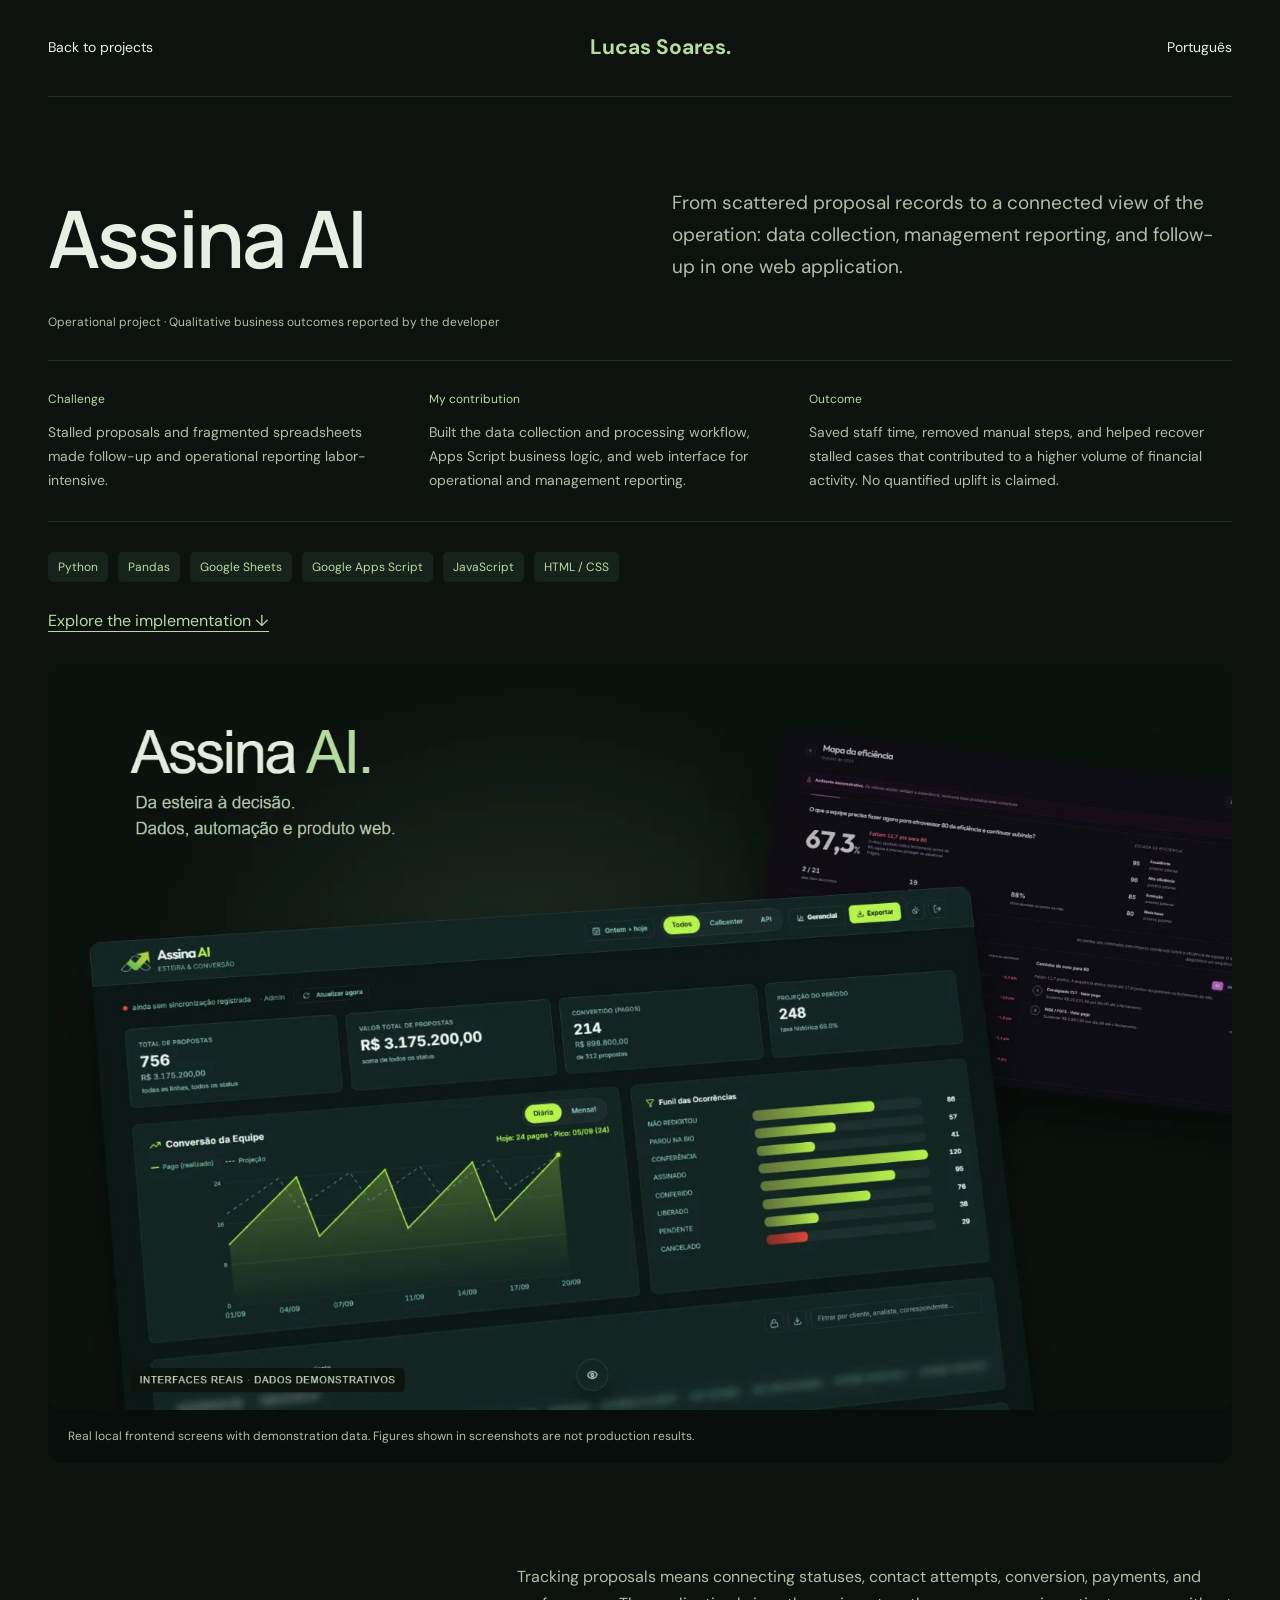
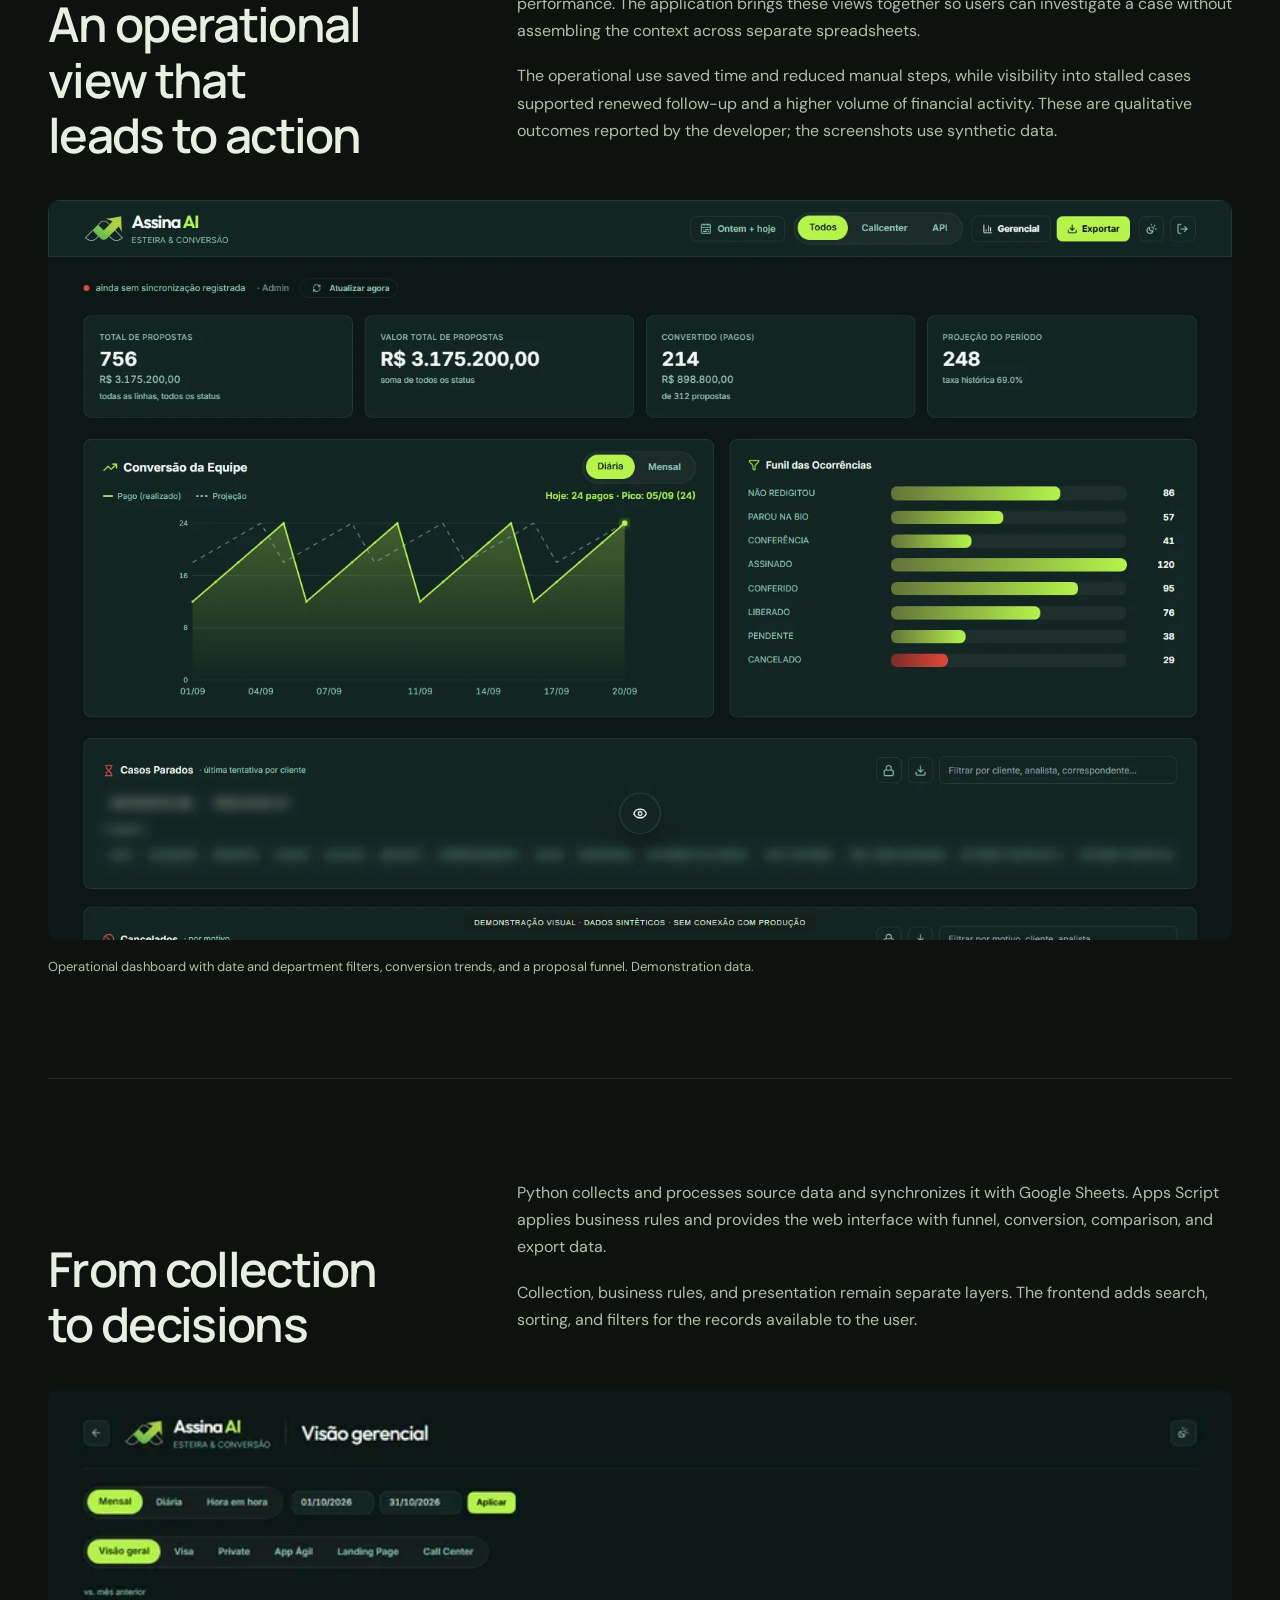
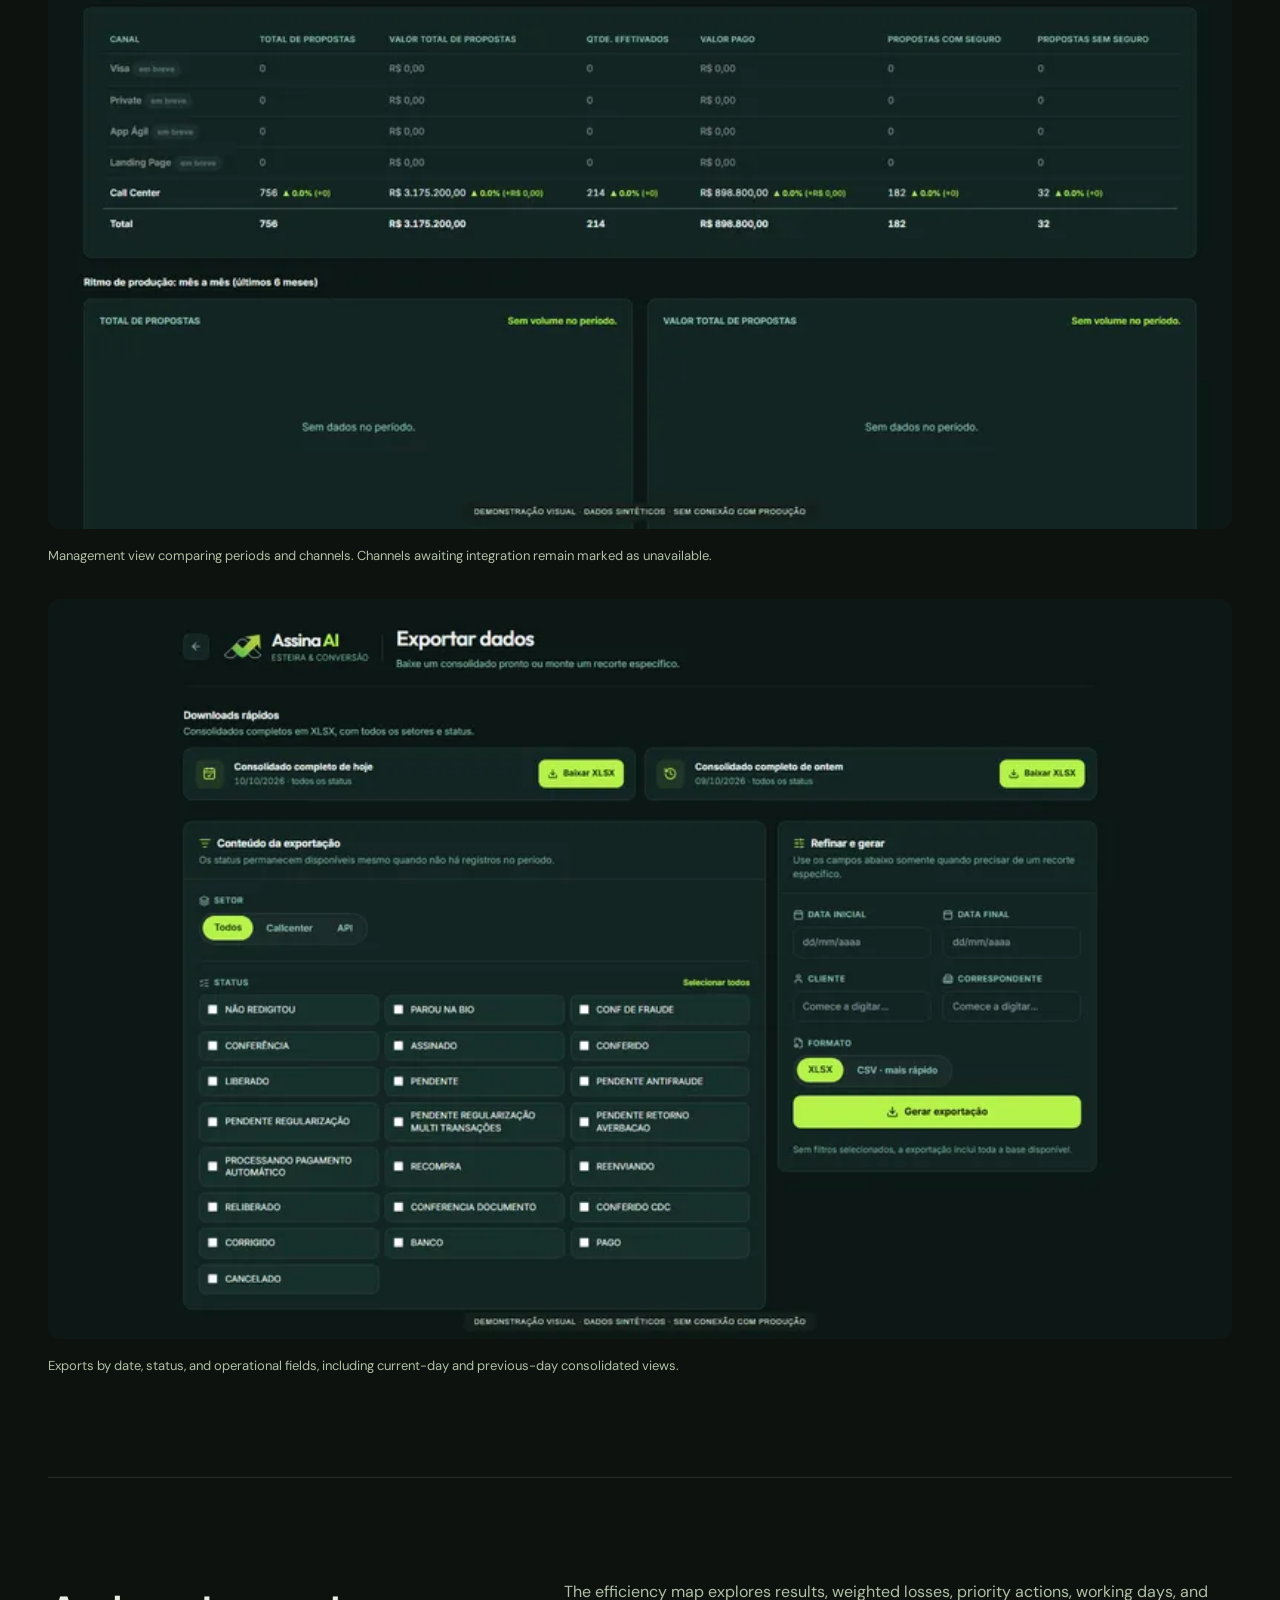
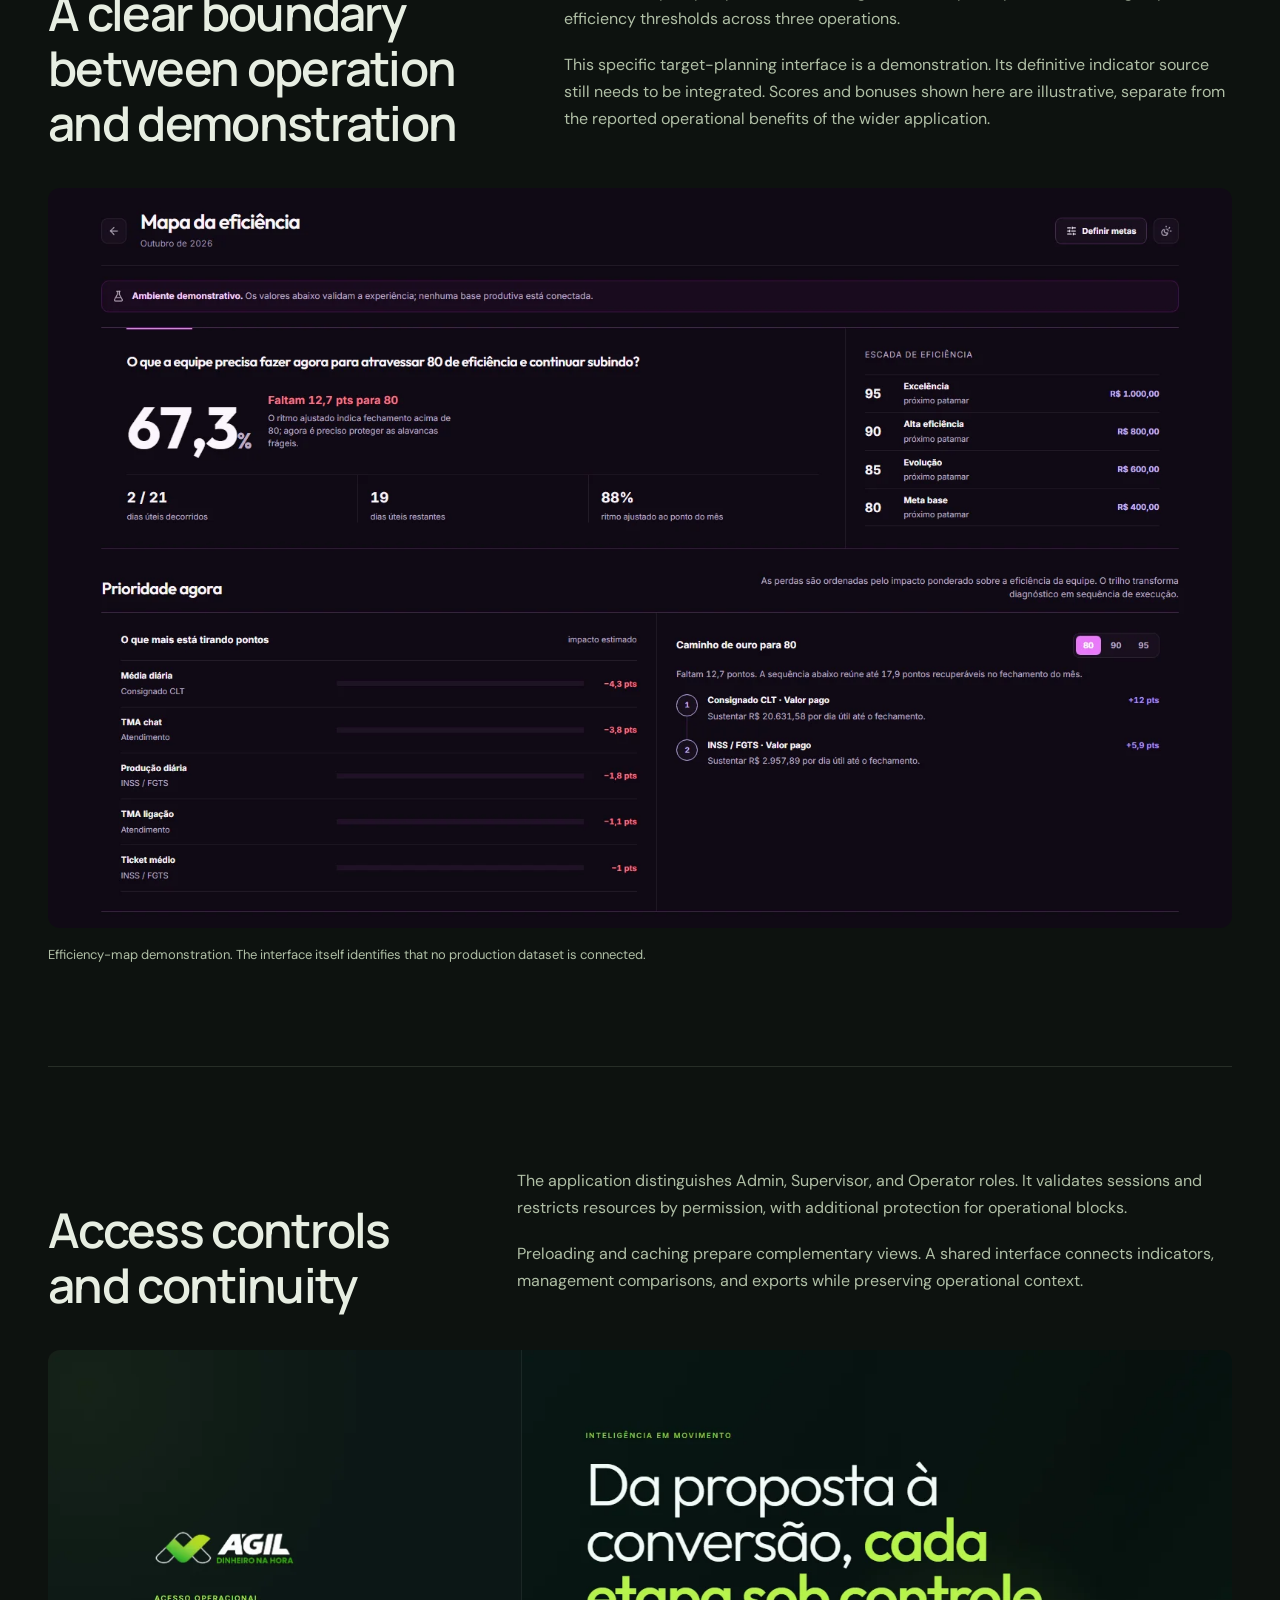
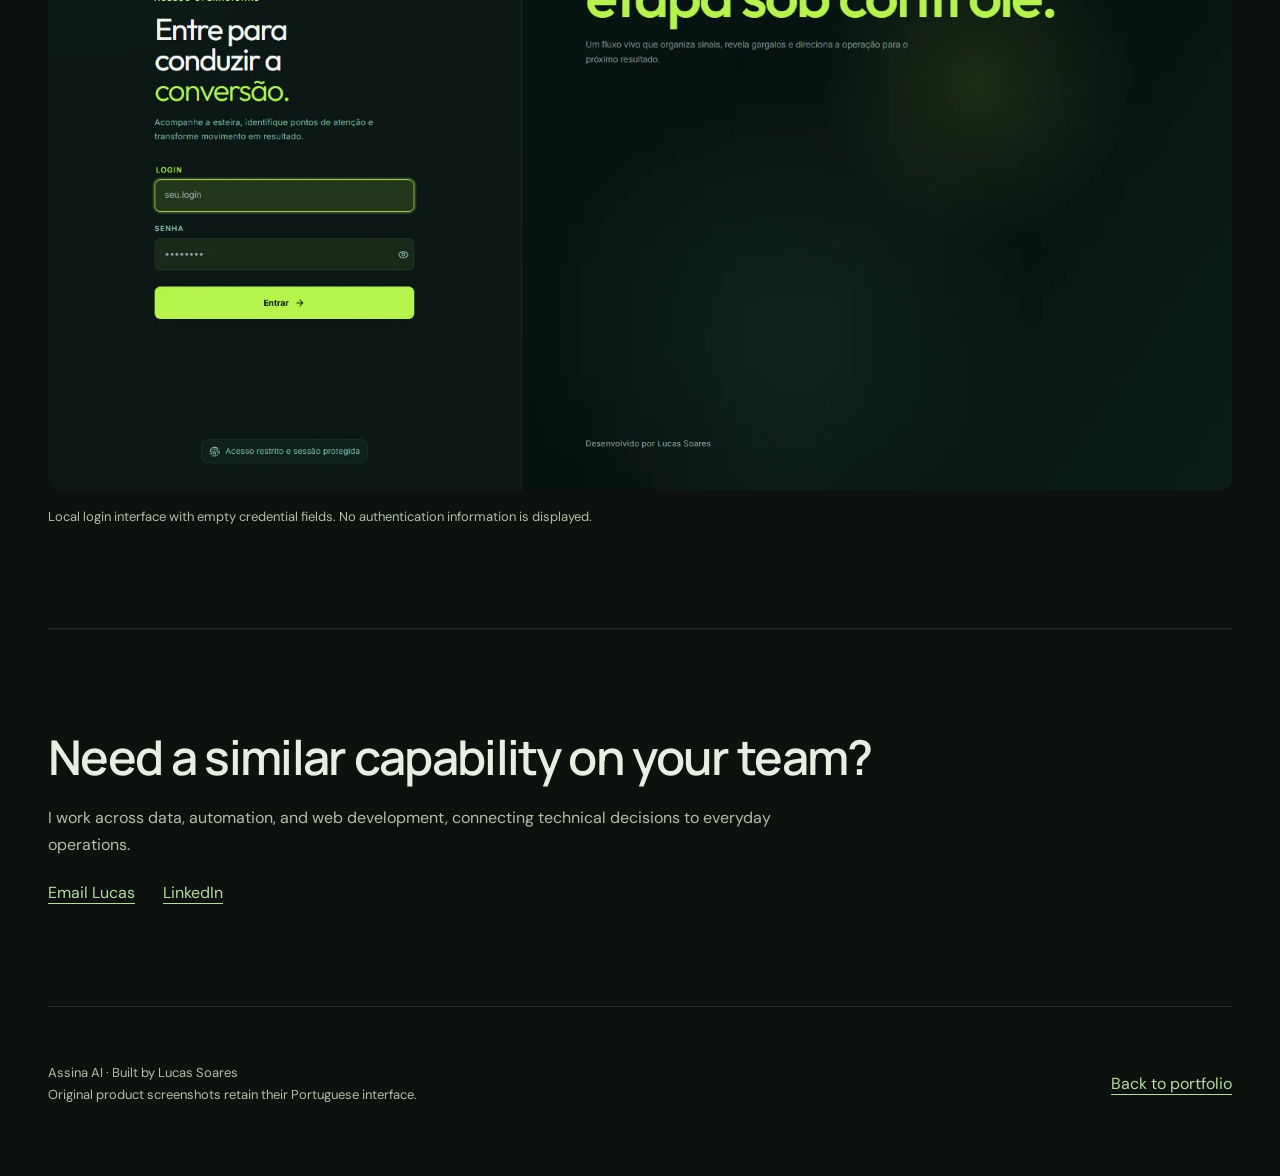
<file: assina-ai-en.html>
<!doctype html><html lang="en-US"><head><meta charset="UTF-8"><meta name="viewport" content="width=device-width,initial-scale=1"><meta name="theme-color" content="#0d120f"><meta name="description" content="From scattered proposal records to a connected view of the operation: data collection, management reporting, and follow-up in one web application."><title>Assina AI | Lucas Soares</title><link rel="icon" href="favicon.svg"><link rel="preconnect" href="https://fonts.googleapis.com"><link rel="preconnect" href="https://fonts.gstatic.com" crossorigin><link href="https://fonts.googleapis.com/css2?family=DM+Sans:wght@400;500;600&family=Manrope:wght@500;600;700&display=swap" rel="stylesheet"><link rel="stylesheet" href="assina-ai.css?v=20261109"><link rel="stylesheet" href="case-review.css?v=20261109"><link rel="stylesheet" href="case-navigation.css?v=20261109"><script src="case-navigation.js?v=20261109"></script></head><body><div class="case-wrap"><nav class="case-nav" aria-label="Case study navigation"><a href="en.html#project-grid">Back to projects</a><strong>Lucas Soares.</strong><a href="assina-ai.html" lang="pt-BR">Português</a></nav><main><header class="case-hero"><div class="case-hero-copy"><h1>Assina AI</h1><p>From scattered proposal records to a connected view of the operation: data collection, management reporting, and follow-up in one web application.</p></div><p class="case-evidence-label">Operational project · Qualitative business outcomes reported by the developer</p><dl class="case-quick-summary"><div><dt>Challenge</dt><dd>Stalled proposals and fragmented spreadsheets made follow-up and operational reporting labor-intensive.</dd></div><div><dt>My contribution</dt><dd>Built the data collection and processing workflow, Apps Script business logic, and web interface for operational and management reporting.</dd></div><div><dt>Outcome</dt><dd>Saved staff time, removed manual steps, and helped recover stalled cases that contributed to a higher volume of financial activity. No quantified uplift is claimed.</dd></div></dl><div class="case-tech"><span>Python</span><span>Pandas</span><span>Google Sheets</span><span>Google Apps Script</span><span>JavaScript</span><span>HTML / CSS</span></div><a class="case-evidence-link" href="#interfaces">Explore the implementation ↓</a><figure class="cinema"><div class="screen-media"><img src="assets/assina-ai/cover.webp" alt="Real local frontend screens with demonstration data. Figures shown in screenshots are not production results." loading="eager" width="1600" height="1000"></div><figcaption>Real local frontend screens with demonstration data. Figures shown in screenshots are not production results.</figcaption></figure></header><section class="case-section" id="interfaces"><div class="section-intro"><h2>An operational view that leads to action</h2><div><p>Tracking proposals means connecting statuses, contact attempts, conversion, payments, and performance. The application brings these views together so users can investigate a case without assembling the context across separate spreadsheets.</p><p>The operational use saved time and reduced manual steps, while visibility into stalled cases supported renewed follow-up and a higher volume of financial activity. These are qualitative outcomes reported by the developer; the screenshots use synthetic data.</p></div></div><figure class="screen-figure"><div class="screen-media"><img src="assets/assina-ai/dashboard.webp" alt="Operational dashboard with date and department filters, conversion trends, and a proposal funnel. Demonstration data." loading="lazy" width="1600" height="1000"></div><figcaption>Operational dashboard with date and department filters, conversion trends, and a proposal funnel. Demonstration data.</figcaption></figure></section><section class="case-section" id="detail-1"><div class="section-intro"><h2>From collection to decisions</h2><div><p>Python collects and processes source data and synchronizes it with Google Sheets. Apps Script applies business rules and provides the web interface with funnel, conversion, comparison, and export data.</p><p>Collection, business rules, and presentation remain separate layers. The frontend adds search, sorting, and filters for the records available to the user.</p></div></div><figure class="screen-figure"><div class="screen-media"><img src="assets/assina-ai/gerencial-small.webp" alt="Management view comparing periods and channels. Channels awaiting integration remain marked as unavailable." loading="lazy" width="1600" height="1000"></div><figcaption>Management view comparing periods and channels. Channels awaiting integration remain marked as unavailable.</figcaption></figure><figure class="screen-figure"><div class="screen-media"><img src="assets/assina-ai/exportacao-small.webp" alt="Exports by date, status, and operational fields, including current-day and previous-day consolidated views." loading="lazy" width="1600" height="1000"></div><figcaption>Exports by date, status, and operational fields, including current-day and previous-day consolidated views.</figcaption></figure></section><section class="case-section" id="detail-2"><div class="section-intro"><h2>A clear boundary between operation and demonstration</h2><div><p>The efficiency map explores results, weighted losses, priority actions, working days, and efficiency thresholds across three operations.</p><p>This specific target-planning interface is a demonstration. Its definitive indicator source still needs to be integrated. Scores and bonuses shown here are illustrative, separate from the reported operational benefits of the wider application.</p></div></div><figure class="screen-figure"><div class="screen-media"><img src="assets/assina-ai/meta.webp" alt="Efficiency-map demonstration. The interface itself identifies that no production dataset is connected." loading="lazy" width="1600" height="1000"></div><figcaption>Efficiency-map demonstration. The interface itself identifies that no production dataset is connected.</figcaption></figure></section><section class="case-section" id="detail-3"><div class="section-intro"><h2>Access controls and continuity</h2><div><p>The application distinguishes Admin, Supervisor, and Operator roles. It validates sessions and restricts resources by permission, with additional protection for operational blocks.</p><p>Preloading and caching prepare complementary views. A shared interface connects indicators, management comparisons, and exports while preserving operational context.</p></div></div><figure class="screen-figure"><div class="screen-media"><img src="assets/assina-ai/login.webp" alt="Local login interface with empty credential fields. No authentication information is displayed." loading="lazy" width="1600" height="1000"></div><figcaption>Local login interface with empty credential fields. No authentication information is displayed.</figcaption></figure></section><section class="case-section case-next"><h2>Need a similar capability on your team?</h2><p>I work across data, automation, and web development, connecting technical decisions to everyday operations.</p><a href="mailto:Lucassoares8365@gmail.com">Email Lucas</a><a href="https://www.linkedin.com/in/lksuey/" target="_blank" rel="noopener noreferrer">LinkedIn</a></section></main><footer class="case-footer"><p>Assina AI · Built by Lucas Soares<br>Original product screenshots retain their Portuguese interface.</p><a href="en.html#project-grid">Back to portfolio</a></footer></div></body></html>
</file>
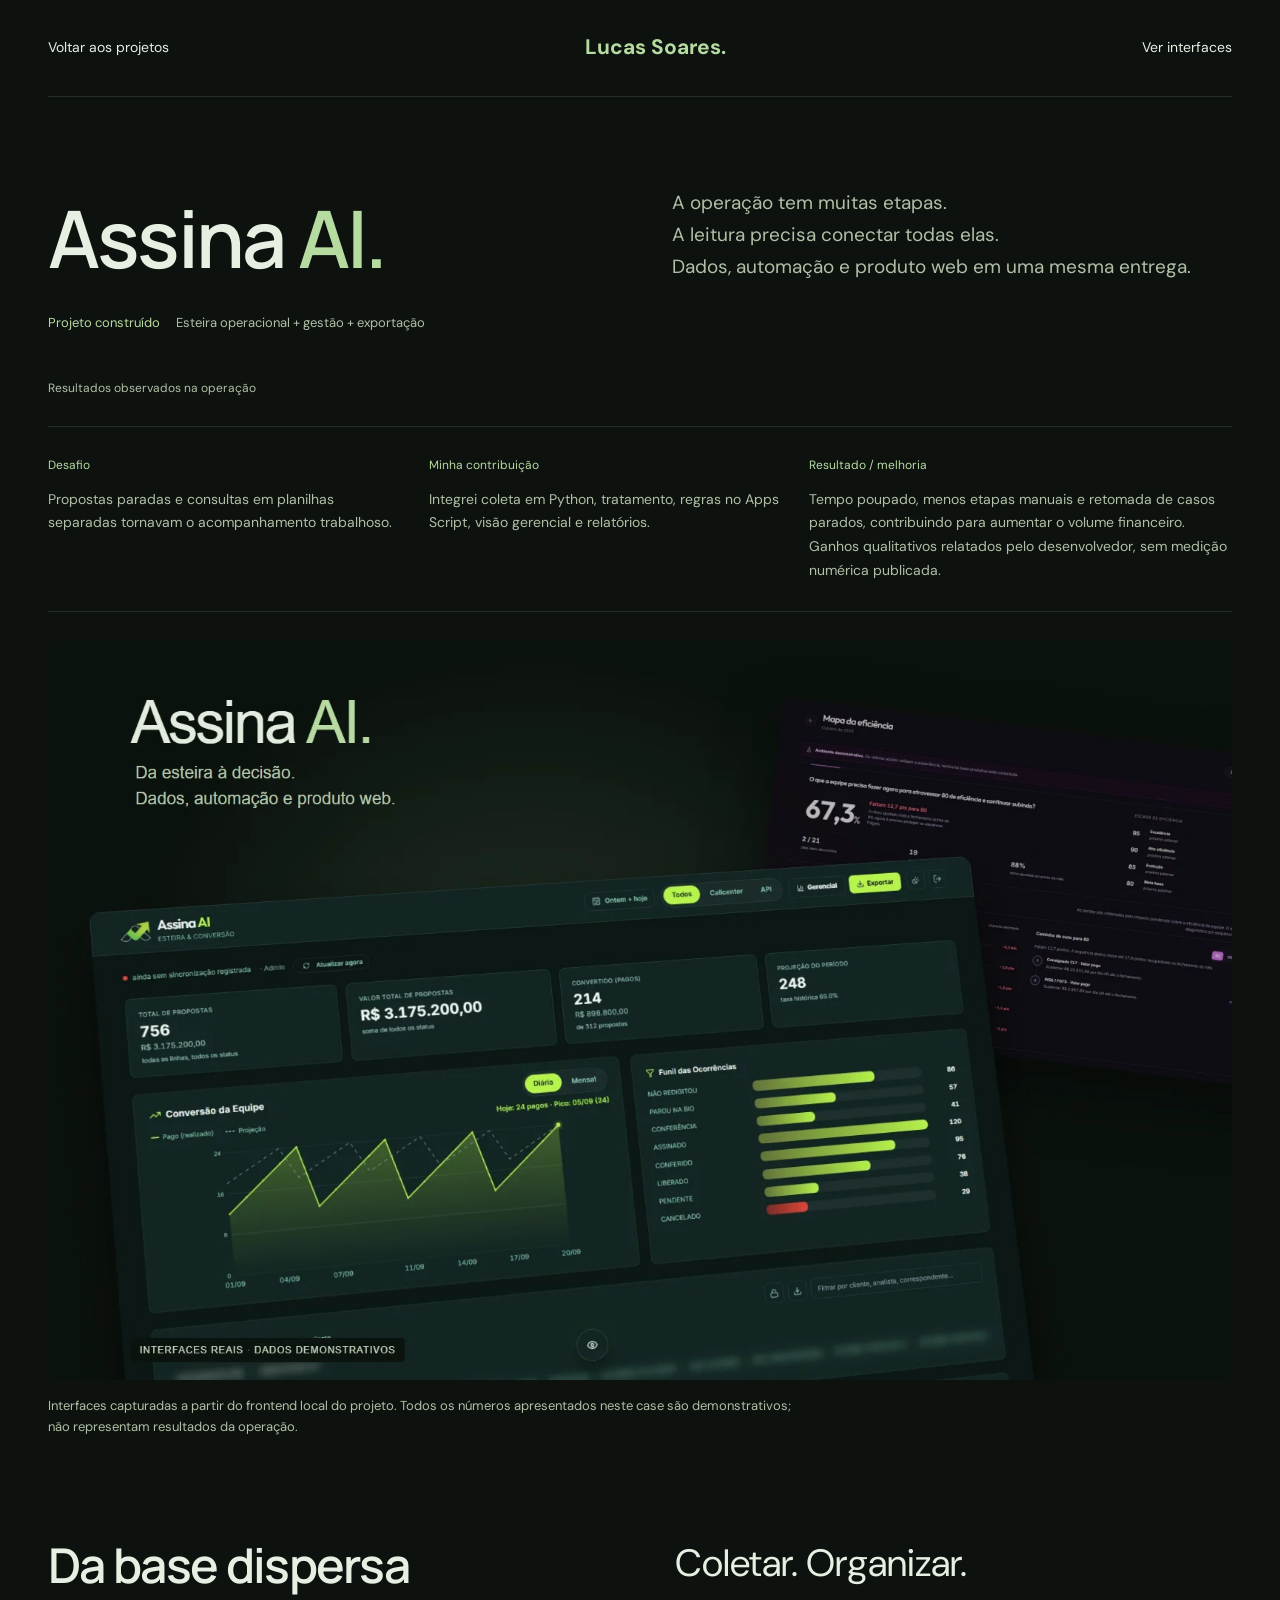
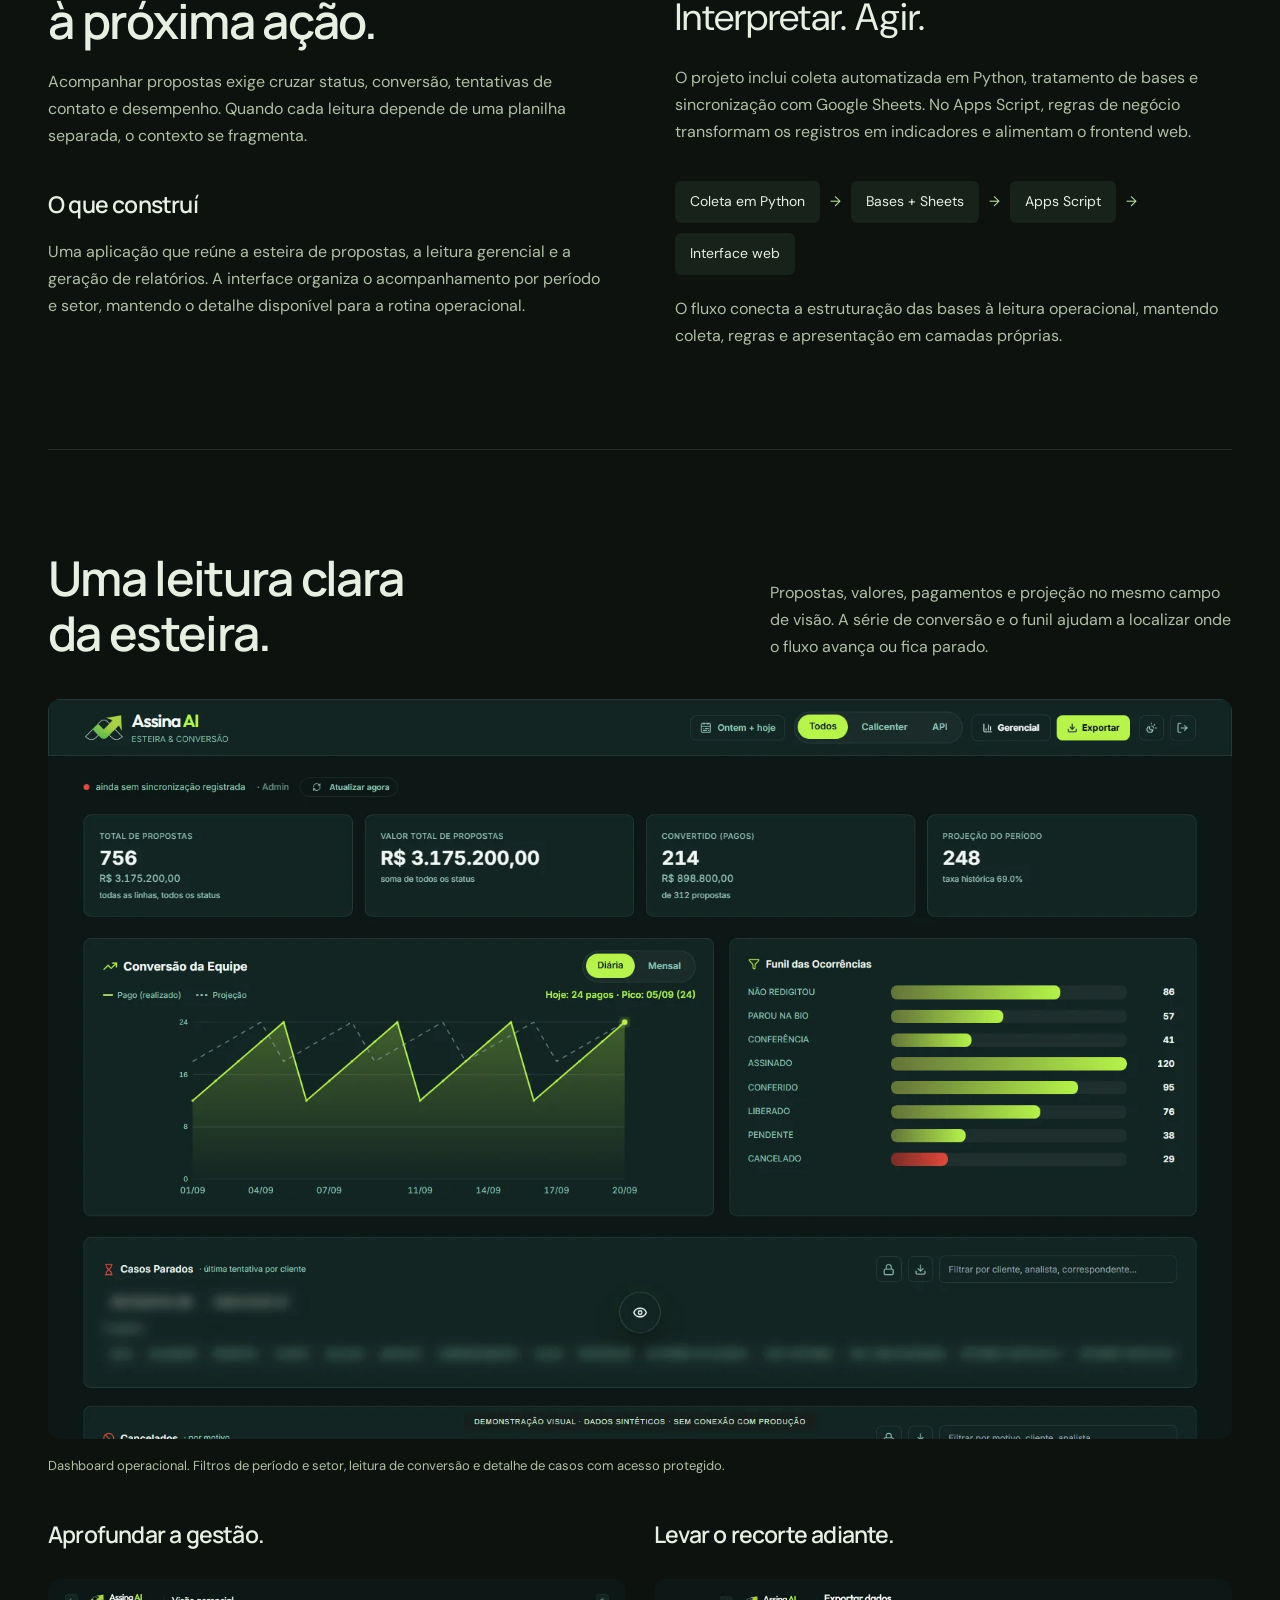
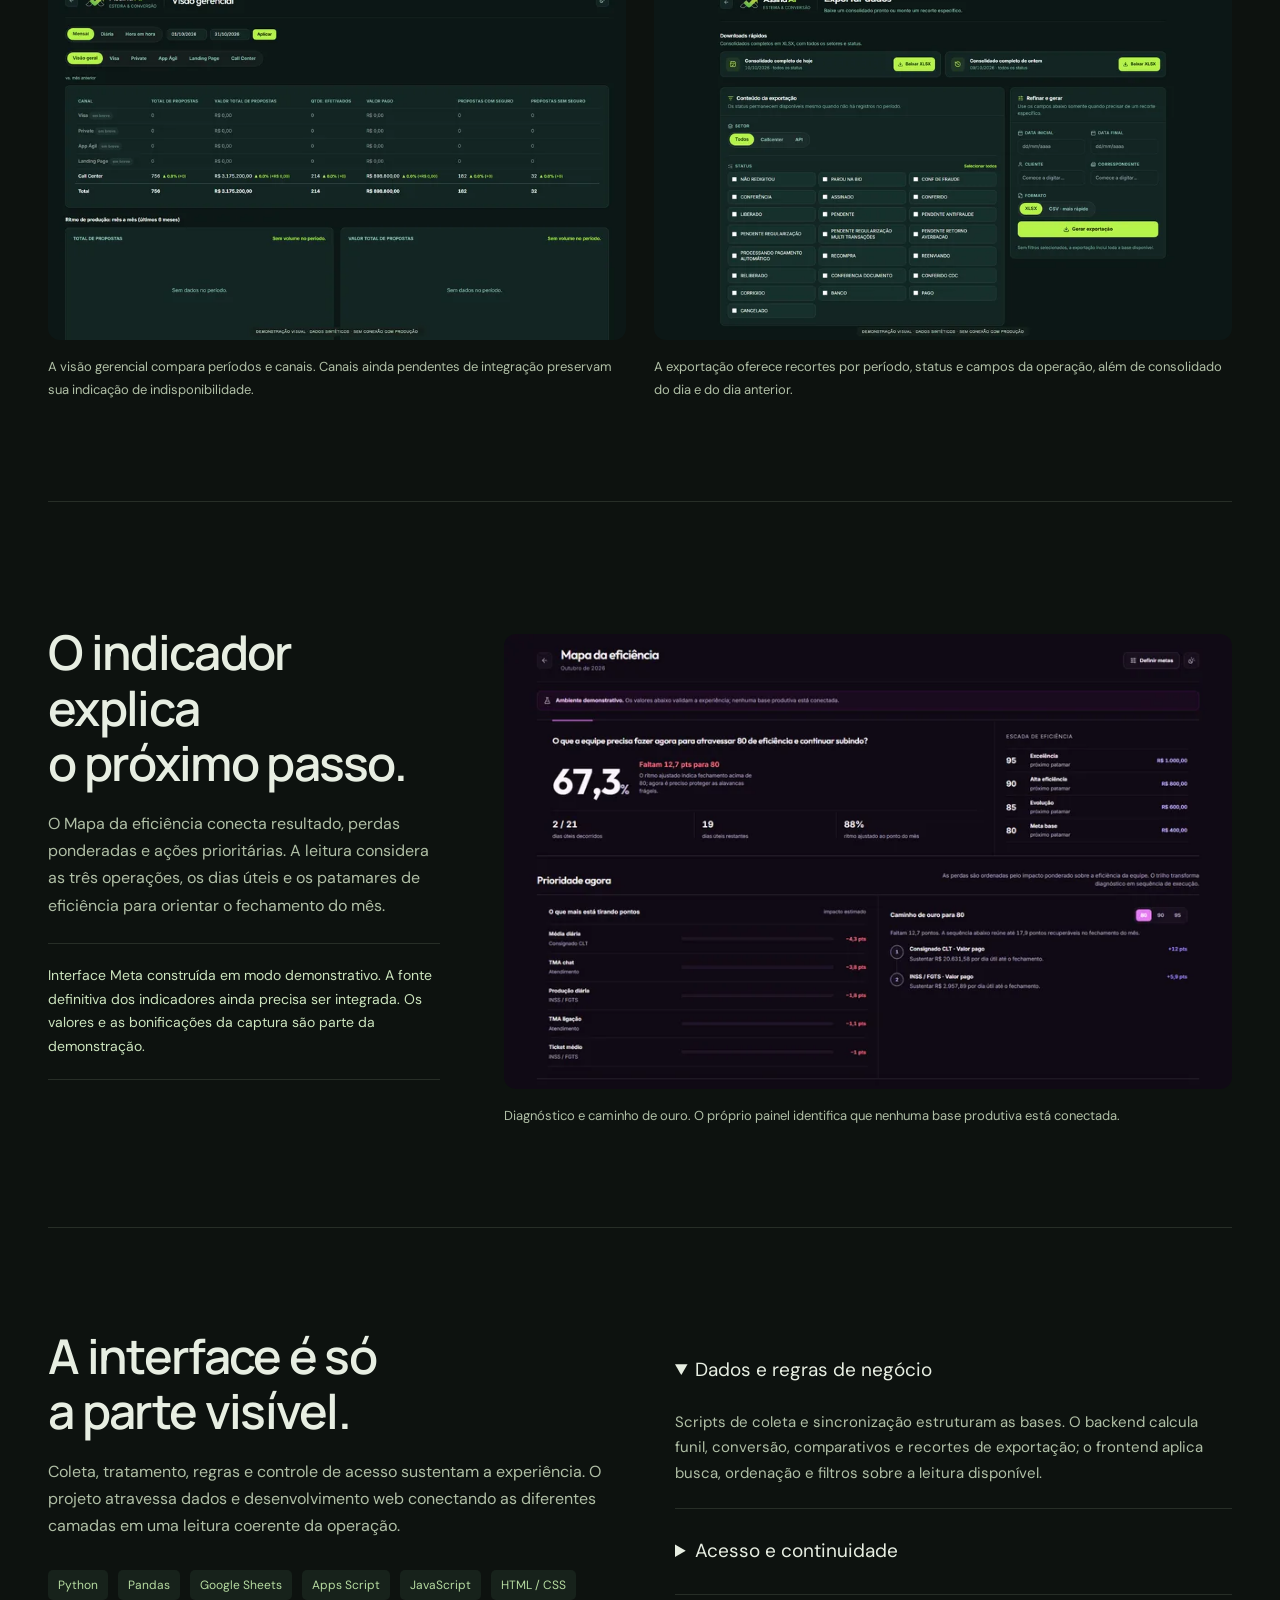
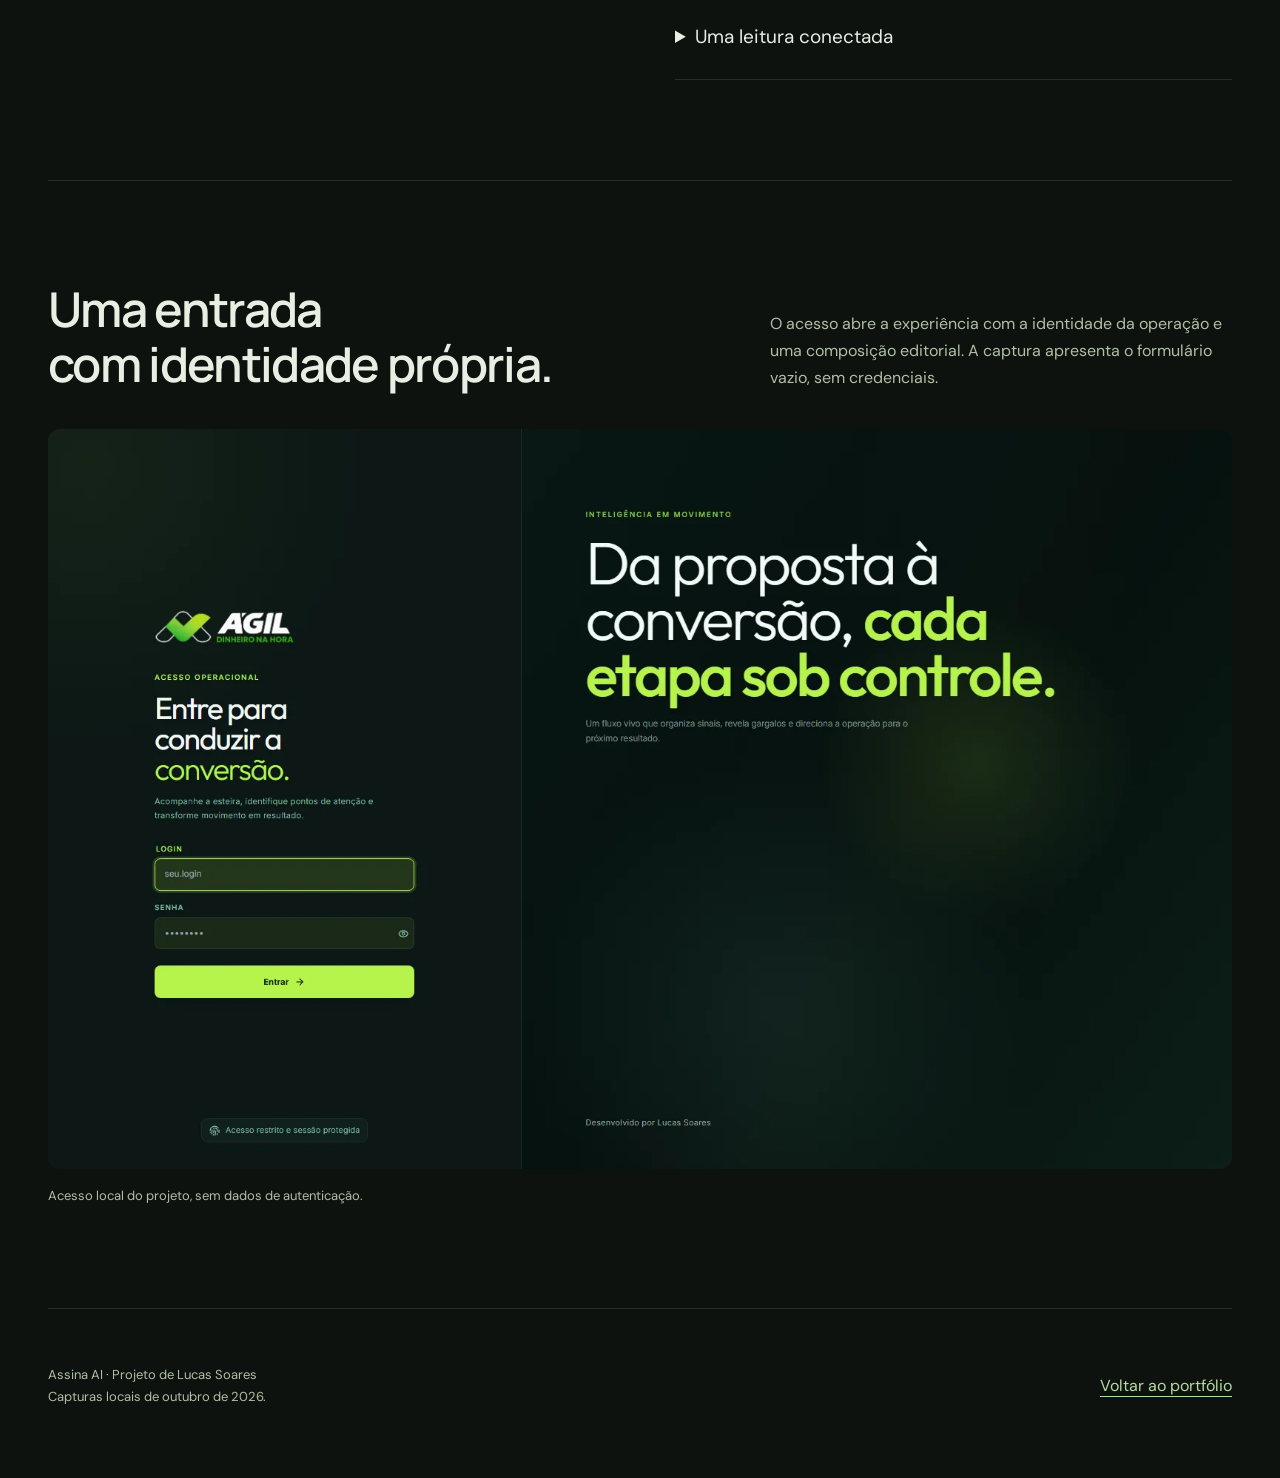
<file: assina-ai.html>
<!doctype html>
<html lang="pt-BR">
<head>
  <meta charset="UTF-8"><meta name="viewport" content="width=device-width,initial-scale=1">
  <meta name="theme-color" content="#0d120f">
  <meta name="description" content="Assina AI: um projeto de dados, automação e desenvolvimento web por Lucas Soares. Esteira operacional, visão gerencial, exportações e diagnóstico de eficiência.">
  <title>Assina AI — projeto de Lucas Soares</title>
  <link rel="icon" href="favicon.svg" type="image/svg+xml">
  <link rel="preconnect" href="https://fonts.googleapis.com"><link rel="preconnect" href="https://fonts.gstatic.com" crossorigin>
  <link href="https://fonts.googleapis.com/css2?family=DM+Sans:wght@400;500;600&family=Manrope:wght@500;600;700&display=swap" rel="stylesheet">
  <link rel="stylesheet" href="assina-ai.css?v=20261109">
<link rel="stylesheet" href="case-navigation.css?v=20261109"><script src="case-navigation.js?v=20261109"></script><link rel="stylesheet" href="case-review.css?v=20261109"></head>
<body>
<div class="case-wrap">
  <nav class="case-nav" aria-label="Navegação do case"><a href="index.html#projetos">Voltar aos projetos</a><strong>Lucas Soares<span aria-hidden="true">.</span></strong><a href="#interfaces">Ver interfaces</a></nav>
  <main>
    <header class="case-hero">
      <div class="case-hero-copy"><h1>Assina <span>AI.</span></h1><p>A operação tem muitas etapas.<br>A leitura precisa conectar todas elas.<br>Dados, automação e produto web em uma mesma entrega.</p></div>
      <div class="case-status"><span>Projeto construído</span><span>Esteira operacional + gestão + exportação</span></div>
      <!-- case-summary-start --><p class="case-evidence-label">Resultados observados na operação</p><dl class="case-quick-summary"><div><dt>Desafio</dt><dd>Propostas paradas e consultas em planilhas separadas tornavam o acompanhamento trabalhoso.</dd></div><div><dt>Minha contribuição</dt><dd>Integrei coleta em Python, tratamento, regras no Apps Script, visão gerencial e relatórios.</dd></div><div><dt>Resultado / melhoria</dt><dd>Tempo poupado, menos etapas manuais e retomada de casos parados, contribuindo para aumentar o volume financeiro. Ganhos qualitativos relatados pelo desenvolvedor, sem medição numérica publicada.</dd></div></dl><!-- case-summary-end --><figure class="cinema"><img src="assets/assina-ai/cover.webp" srcset="assets/assina-ai/cover-small.webp 800w, assets/assina-ai/cover.webp 1600w" sizes="(max-width:900px) 100vw, 1280px" width="1600" height="1000" alt="Composição cinematográfica de telas reais do Assina AI: dashboard operacional ao centro e diagnóstico de eficiência em segundo plano." fetchpriority="high"></figure>
      <p class="caption">Interfaces capturadas a partir do frontend local do projeto. Todos os números apresentados neste case são demonstrativos; não representam resultados da operação.</p>
    </header>
    <section class="case-section story-grid" aria-labelledby="desafio">
      <div><h2 id="desafio">Da base dispersa<br>à próxima ação.</h2><p>Acompanhar propostas exige cruzar status, conversão, tentativas de contato e desempenho. Quando cada leitura depende de uma planilha separada, o contexto se fragmenta.</p><h3>O que construí</h3><p>Uma aplicação que reúne a esteira de propostas, a leitura gerencial e a geração de relatórios. A interface organiza o acompanhamento por período e setor, mantendo o detalhe disponível para a rotina operacional.</p></div>
      <div><p class="case-statement">Coletar. Organizar.<br>Interpretar. Agir.</p><p>O projeto inclui coleta automatizada em Python, tratamento de bases e sincronização com Google Sheets. No Apps Script, regras de negócio transformam os registros em indicadores e alimentam o frontend web.</p><div class="case-flow" aria-label="Fluxo de dados"><span>Coleta em Python</span><b aria-hidden="true">→</b><span>Bases + Sheets</span><b aria-hidden="true">→</b><span>Apps Script</span><b aria-hidden="true">→</b><span>Interface web</span></div><p>O fluxo conecta a estruturação das bases à leitura operacional, mantendo coleta, regras e apresentação em camadas próprias.</p></div>
    </section>
    <section class="case-section" id="interfaces" aria-labelledby="operacao">
      <div class="section-intro"><h2 id="operacao">Uma leitura clara<br>da esteira.</h2><p>Propostas, valores, pagamentos e projeção no mesmo campo de visão. A série de conversão e o funil ajudam a localizar onde o fluxo avança ou fica parado.</p></div>
      <figure class="screen-figure"><div class="screen-media"><img src="assets/assina-ai/dashboard.webp" srcset="assets/assina-ai/dashboard-small.webp 800w, assets/assina-ai/dashboard.webp 1600w" sizes="(max-width:900px) 100vw, 1280px" width="1600" height="1000" loading="lazy" alt="Dashboard real do Assina AI com KPIs, gráfico de conversão e funil de ocorrências. Dados sintéticos identificados na captura."></div><figcaption>Dashboard operacional. Filtros de período e setor, leitura de conversão e detalhe de casos com acesso protegido.</figcaption></figure>
      <div class="screen-pair"><div><h3>Aprofundar a gestão.</h3><figure class="screen-figure"><div class="screen-media"><img src="assets/assina-ai/gerencial-small.webp" width="800" height="500" loading="lazy" alt="Visão gerencial do Assina AI com comparativos por canal e filtros mensal, diário e por hora. Dados demonstrativos."></div><figcaption>A visão gerencial compara períodos e canais. Canais ainda pendentes de integração preservam sua indicação de indisponibilidade.</figcaption></figure></div><div><h3>Levar o recorte adiante.</h3><figure class="screen-figure"><div class="screen-media"><img src="assets/assina-ai/exportacao-small.webp" width="800" height="500" loading="lazy" alt="Tela real de exportação com filtros de propostas e botões de consolidado. Ambiente demonstrativo."></div><figcaption>A exportação oferece recortes por período, status e campos da operação, além de consolidado do dia e do dia anterior.</figcaption></figure></div></div>
    </section>
    <section class="case-section meta-layout" aria-labelledby="eficiencia">
      <div><h2 id="eficiencia">O indicador explica<br>o próximo passo.</h2><p>O Mapa da eficiência conecta resultado, perdas ponderadas e ações prioritárias. A leitura considera as três operações, os dias úteis e os patamares de eficiência para orientar o fechamento do mês.</p><p class="truth">Interface Meta construída em modo demonstrativo. A fonte definitiva dos indicadores ainda precisa ser integrada. Os valores e as bonificações da captura são parte da demonstração.</p></div>
      <figure class="screen-figure"><div class="screen-media"><img src="assets/assina-ai/meta.webp" srcset="assets/assina-ai/meta-small.webp 800w, assets/assina-ai/meta.webp 1600w" sizes="(max-width:900px) 100vw, 750px" width="1600" height="1000" loading="lazy" alt="Mapa da eficiência real do Assina AI em demonstração, com pontuação, perdas e caminho de ouro para alcançar a meta."></div><figcaption>Diagnóstico e caminho de ouro. O próprio painel identifica que nenhuma base produtiva está conectada.</figcaption></figure>
    </section>
    <section class="case-section engineering" aria-labelledby="engenharia">
      <div><h2 id="engenharia">A interface é só<br>a parte visível.</h2><p>Coleta, tratamento, regras e controle de acesso sustentam a experiência. O projeto atravessa dados e desenvolvimento web conectando as diferentes camadas em uma leitura coerente da operação.</p><div class="case-tech"><span>Python</span><span>Pandas</span><span>Google Sheets</span><span>Apps Script</span><span>JavaScript</span><span>HTML / CSS</span></div></div>
      <div><details open><summary>Dados e regras de negócio</summary><p>Scripts de coleta e sincronização estruturam as bases. O backend calcula funil, conversão, comparativos e recortes de exportação; o frontend aplica busca, ordenação e filtros sobre a leitura disponível.</p></details><details><summary>Acesso e continuidade</summary><p>A aplicação distingue Admin, Supervisor e Operador, valida sessões e restringe recursos por permissão. Pré-carregamentos e cache preparam visões complementares, enquanto blocos operacionais possuem proteção adicional.</p></details><details><summary>Uma leitura conectada</summary><p>A mesma experiência reúne indicadores, recortes gerenciais e exportação. Busca, filtros e comparativos oferecem profundidade sem perder o contexto da operação.</p></details></div>
    </section>
    <section class="case-section" aria-labelledby="acesso"><div class="section-intro"><h2 id="acesso">Uma entrada<br>com identidade própria.</h2><p>O acesso abre a experiência com a identidade da operação e uma composição editorial. A captura apresenta o formulário vazio, sem credenciais.</p></div><figure class="screen-figure"><div class="screen-media"><img src="assets/assina-ai/login.webp" srcset="assets/assina-ai/login-small.webp 800w, assets/assina-ai/login.webp 1600w" sizes="(max-width:900px) 100vw, 1280px" width="1600" height="1000" loading="lazy" alt="Tela real de login do Assina AI com logo Ágil e composição editorial; campos de acesso vazios."></div><figcaption>Acesso local do projeto, sem dados de autenticação.</figcaption></figure></section>
  </main>
  <footer class="case-footer"><p>Assina AI · Projeto de Lucas Soares<br>Capturas locais de outubro de 2026.</p><a href="index.html#projetos">Voltar ao portfólio</a></footer>
</div>
</body>
</html>
</file>
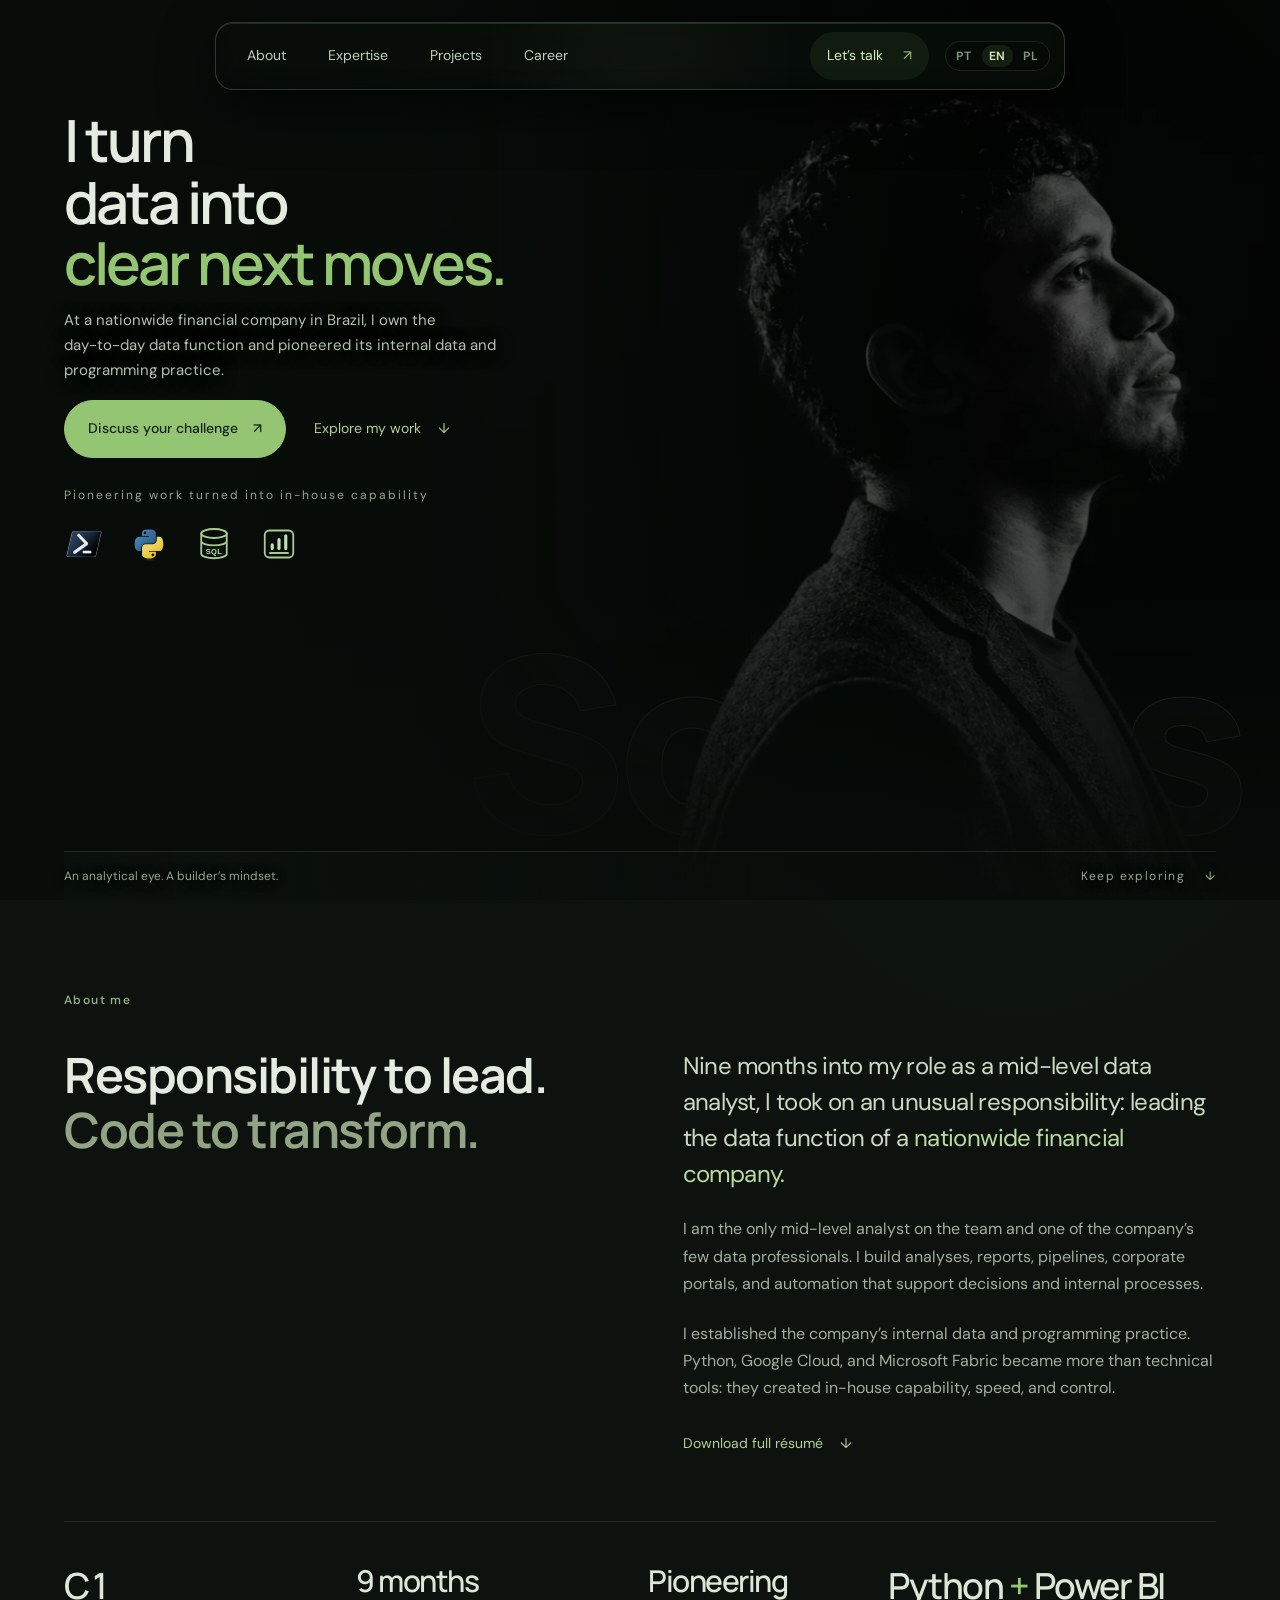
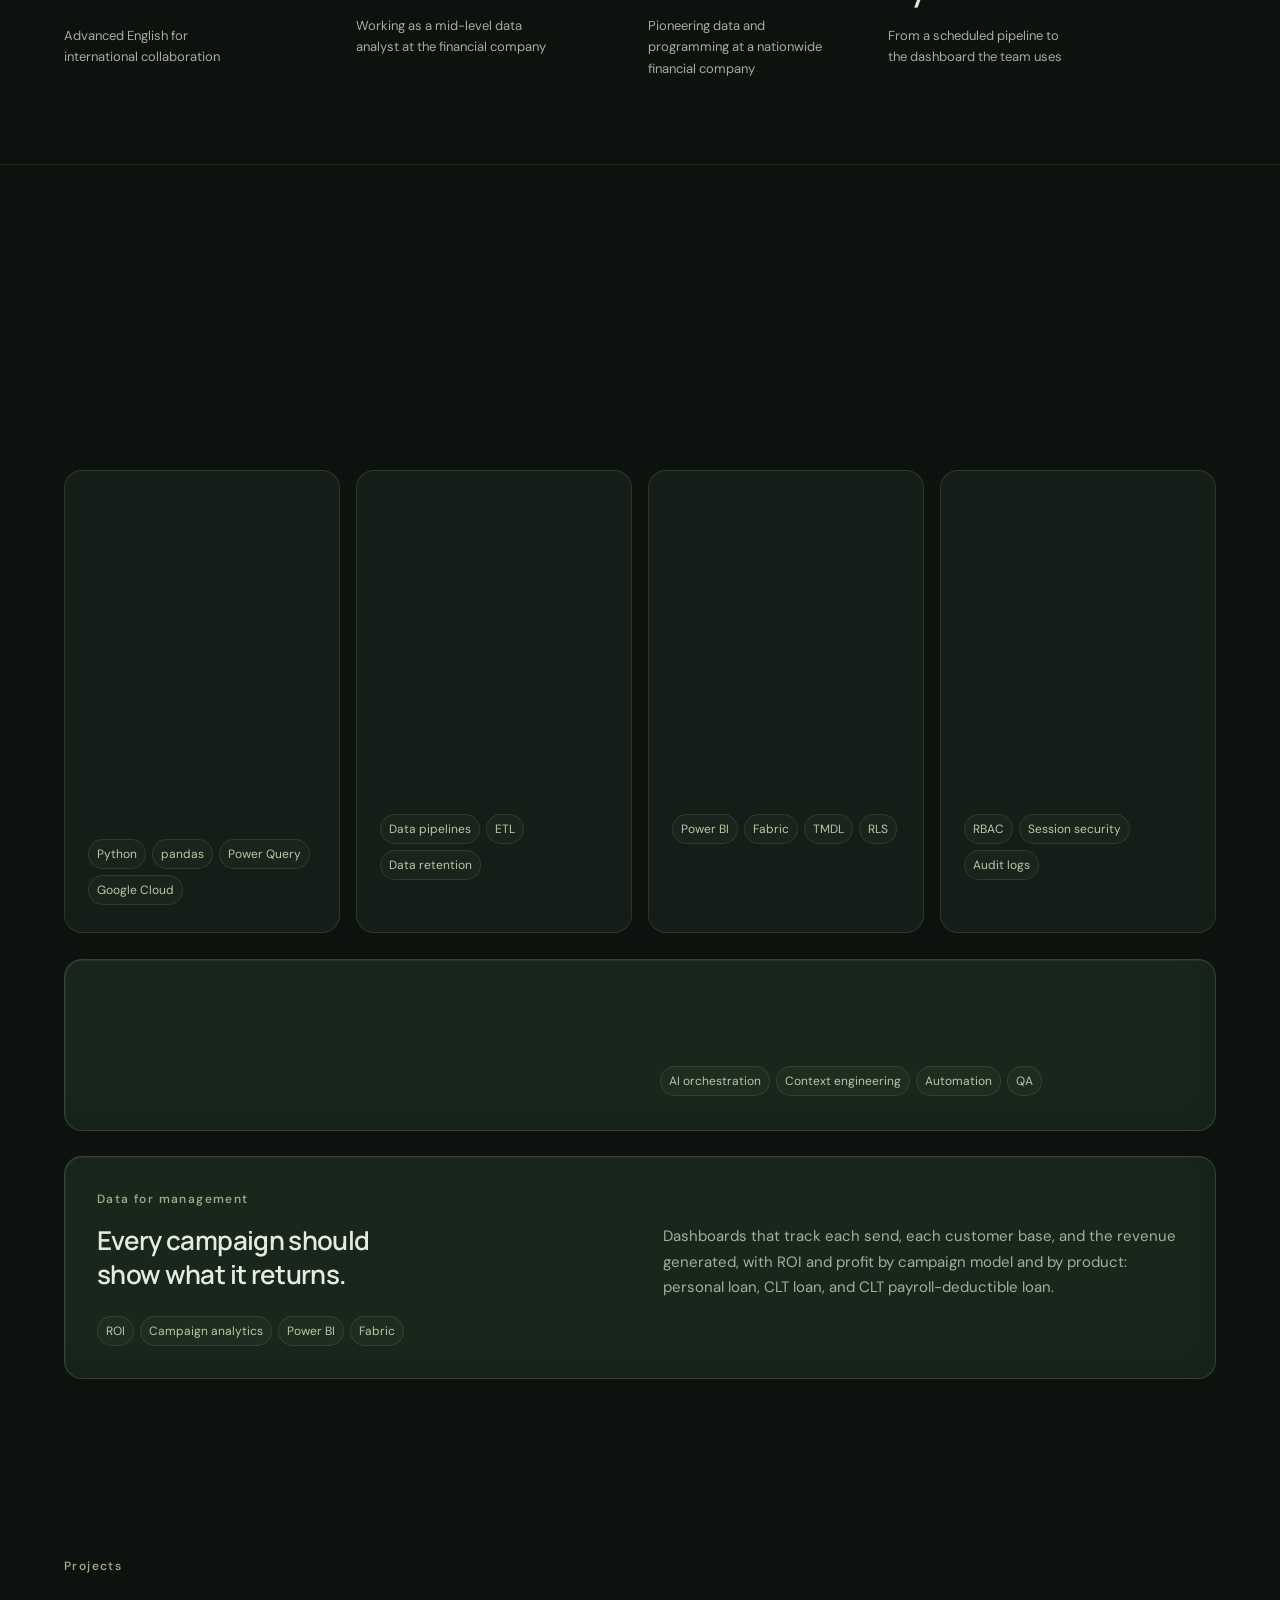
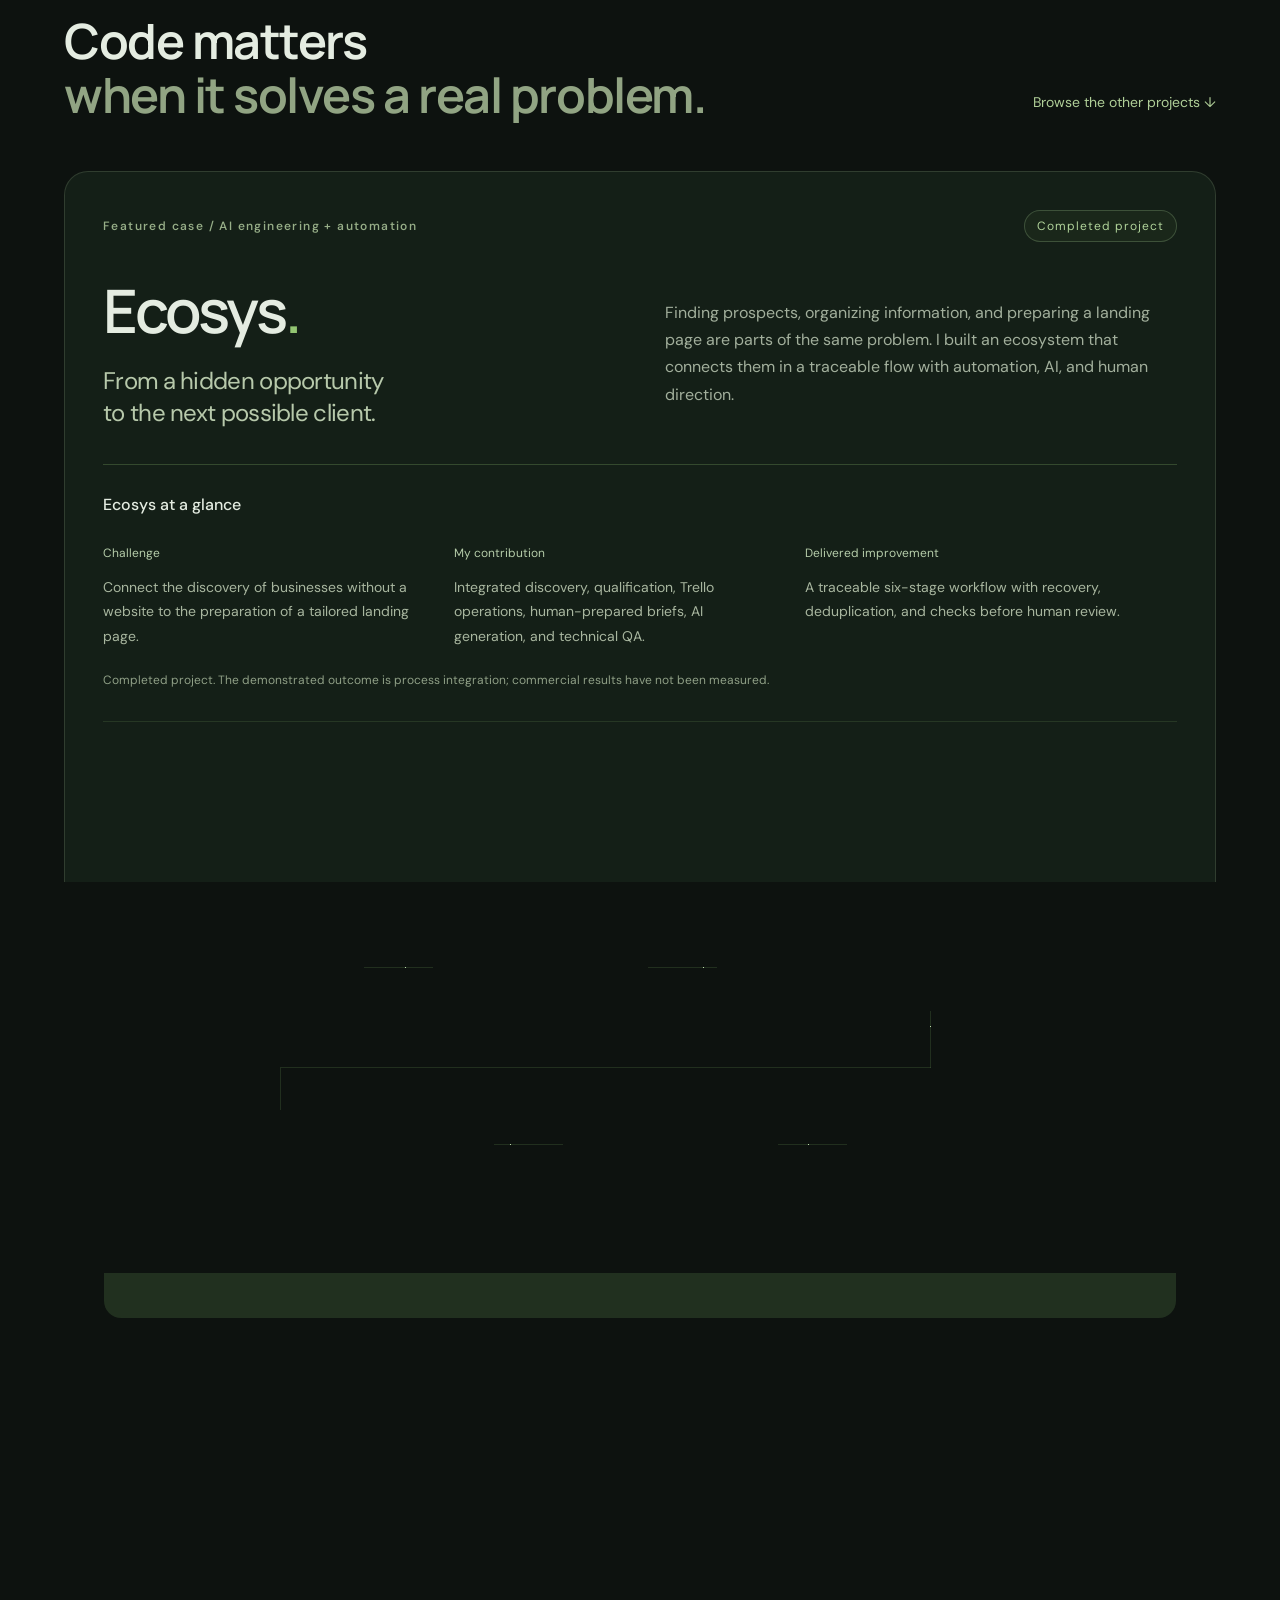
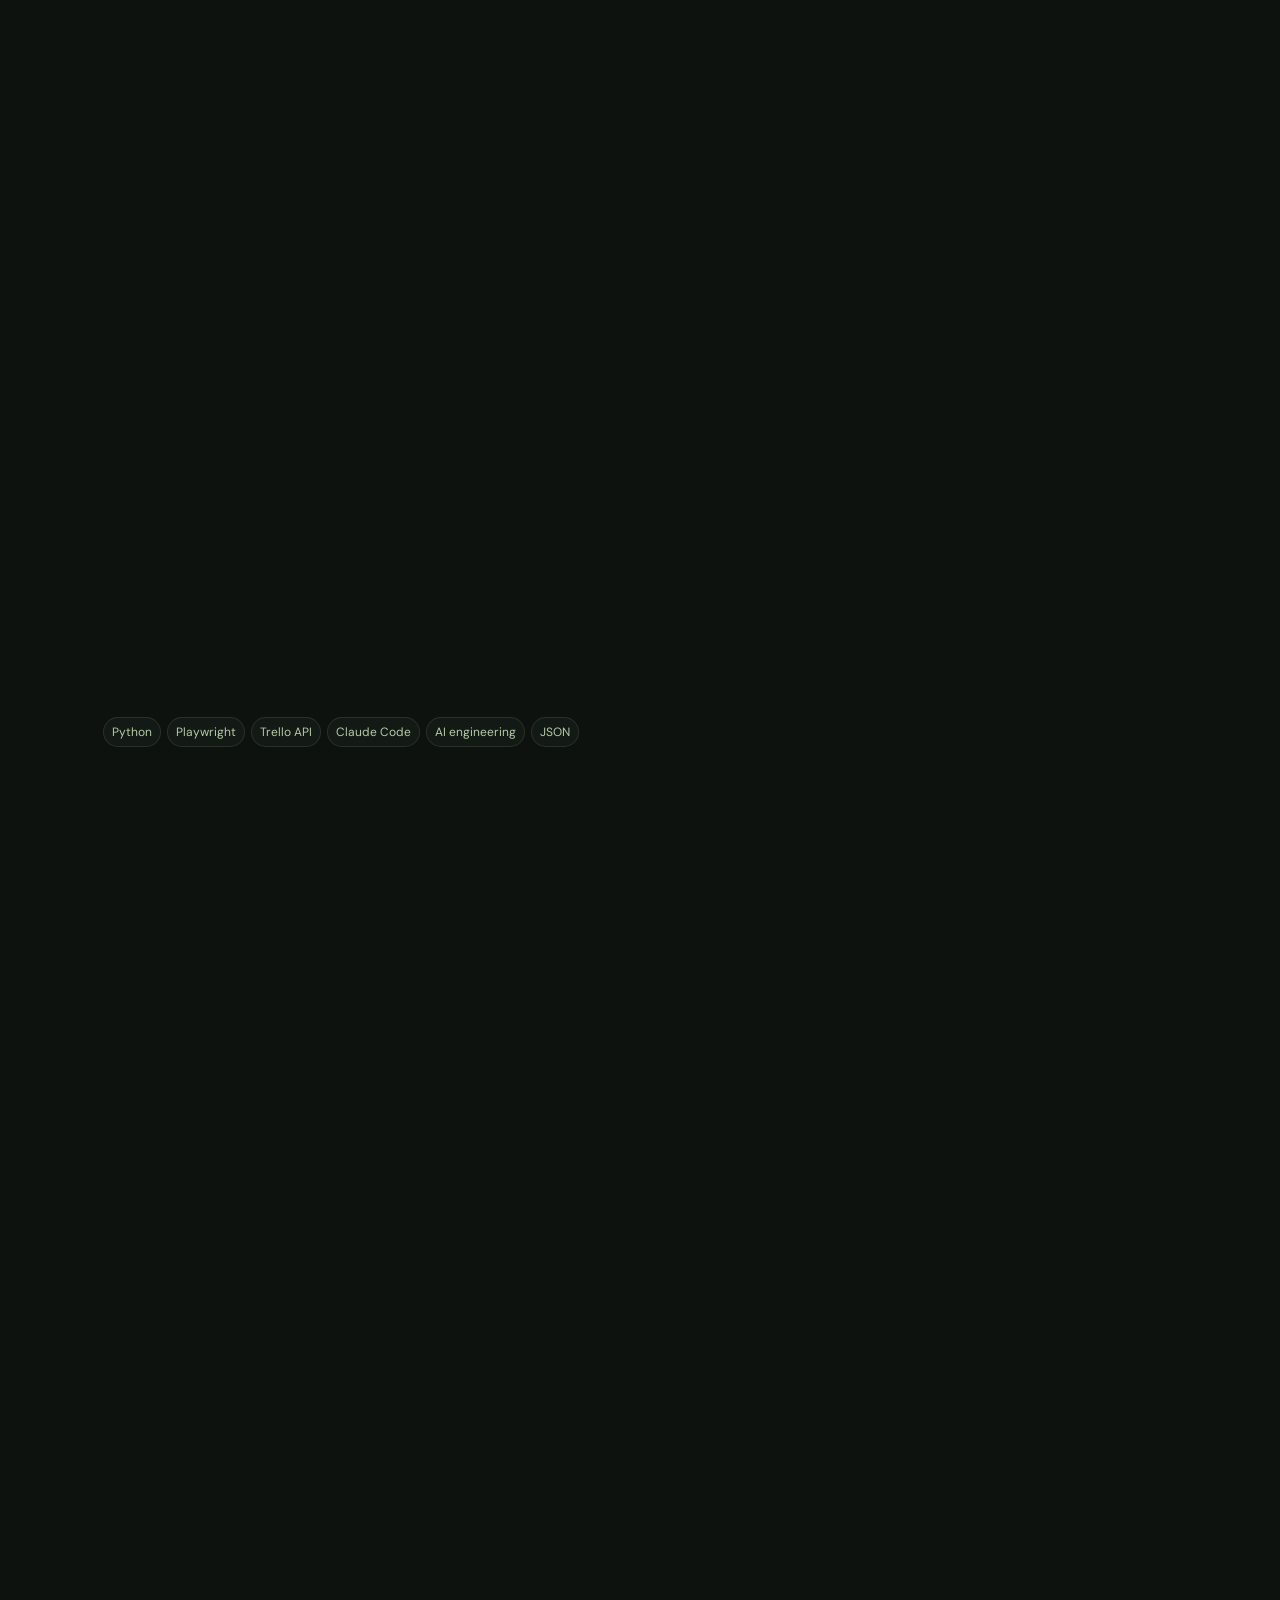
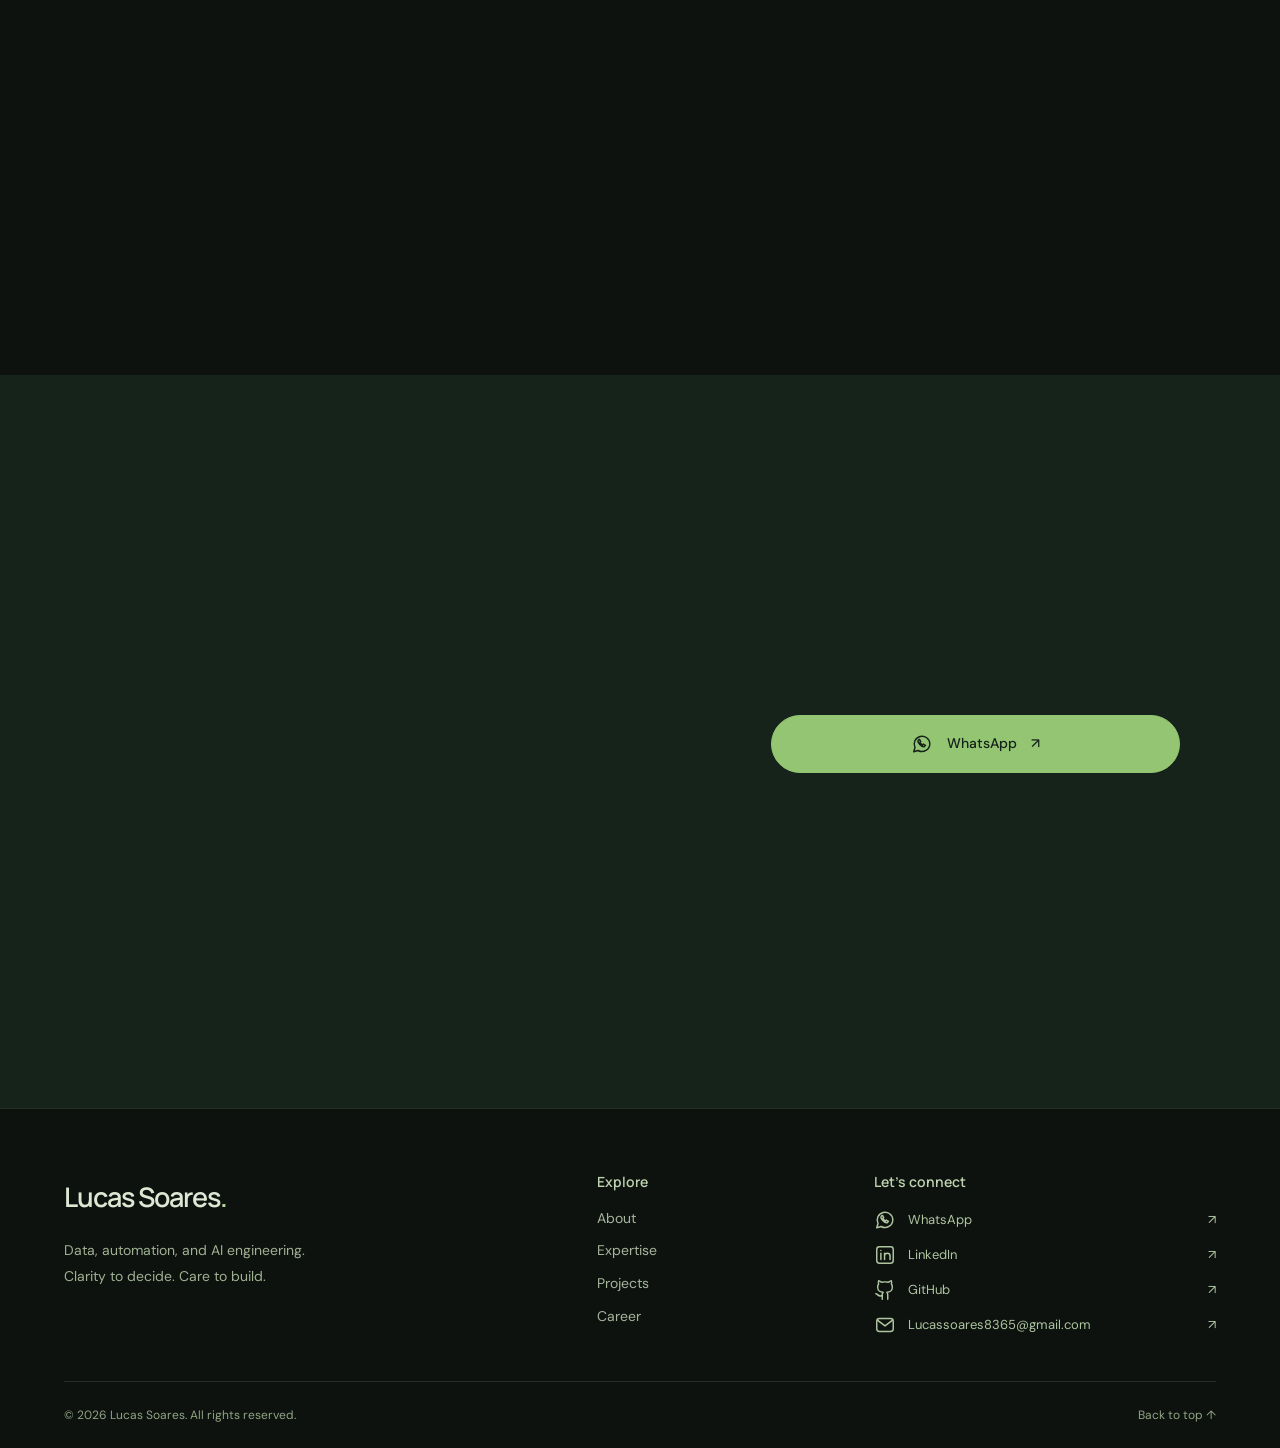
<file: en.html>
<!doctype html>
<html lang="en-US">
<head>
  <meta charset="UTF-8"><meta name="viewport" content="width=device-width, initial-scale=1">
  <meta name="theme-color" content="#0d120f"><meta name="description" content="Mid-level Data Analyst and Data Developer in Brazil with Power BI, Microsoft Fabric, Python and advanced DAX. 30+ production data pipelines in 9 months. Open to B2B roles in Poland and Estonia.">
  <style>html,body{margin:0;background:#0d120f;color-scheme:dark}.hero{background:#050806}.hero-backdrop{opacity:0;background:#050806}</style>
  <meta property="og:type" content="website"><meta property="og:locale" content="en_US"><meta property="og:site_name" content="Lucas Soares">
  <meta property="og:title" content="Lucas S. Soares | Data Analyst (Mid-level): Power BI, Python, SQL"><meta property="og:description" content="Mid-level Data Analyst and Data Developer in Brazil with Power BI, Microsoft Fabric, Python and advanced DAX. 30+ production data pipelines in 9 months. Open to B2B roles in Poland and Estonia.">
  <meta property="og:image" content="https://lksuey.github.io/og-image.jpg"><meta property="og:image:width" content="1200"><meta property="og:image:height" content="630"><meta property="og:image:alt" content="Lucas Soares in profile beside the headline Turning data into next steps.">
  <meta name="twitter:card" content="summary_large_image"><meta name="twitter:title" content="Lucas S. Soares | Data Analyst (Mid-level): Power BI, Python, SQL"><meta name="twitter:description" content="Mid-level Data Analyst and Data Developer in Brazil with Power BI, Microsoft Fabric, Python and advanced DAX. 30+ production data pipelines in 9 months. Open to B2B roles in Poland and Estonia."><meta name="twitter:image" content="https://lksuey.github.io/og-image.jpg">
  <script type="application/ld+json">{"@context": "https://schema.org", "@graph": [{"@type": "ProfilePage", "@id": "https://lksuey.github.io/en#profilepage", "url": "https://lksuey.github.io/en", "name": "Lucas S. Soares | Data Analyst (Mid-level): Power BI, Python, SQL", "description": "Mid-level Data Analyst and Data Developer in Brazil with Power BI, Microsoft Fabric, Python and advanced DAX. 30+ production data pipelines in 9 months. Open to B2B roles in Poland and Estonia.", "inLanguage": "en", "dateModified": "2026-11-07", "isPartOf": {"@id": "https://lksuey.github.io/#website"}, "mainEntity": {"@id": "https://lksuey.github.io/#person"}}, {"@type": "WebSite", "@id": "https://lksuey.github.io/#website", "url": "https://lksuey.github.io/", "name": "Lucas S. Soares", "inLanguage": ["pt-BR", "en", "pl"], "publisher": {"@id": "https://lksuey.github.io/#person"}}, {"@type": "Person", "@id": "https://lksuey.github.io/#person", "name": "Lucas S. Soares", "alternateName": ["Lucas Soares", "lksuey"], "givenName": "Lucas", "familyName": "Soares", "jobTitle": "Data Analyst (Mid-level)", "description": "Mid-level Data Analyst and Data Developer in Brazil. Python, PowerShell, Microsoft Fabric and advanced DAX in Power BI; production data pipelines, automation and dashboards.", "disambiguatingDescription": "Brazilian data analyst (Power BI, Python, SQL); not the footballer of the same name.", "url": "https://lksuey.github.io/", "image": {"@type": "ImageObject", "url": "https://lksuey.github.io/og-image.jpg", "width": 1200, "height": 630}, "email": "mailto:Lucassoares8365@gmail.com", "sameAs": ["https://www.linkedin.com/in/lksuey/", "https://github.com/lksuey"], "address": {"@type": "PostalAddress", "addressCountry": "BR"}, "worksFor": {"@type": "Organization", "name": "Grupo Adriano Cobuccio", "description": "Nationwide financial company in Brazil"}, "knowsAbout": ["Power BI", "Microsoft Fabric", "DAX", "TMDL", "Row-level security", "Role-based access control", "Google Cloud", "Google Apps Script", "pandas", "Power Query", "Python", "SQL", "ETL", "Data pipelines", "Data engineering", "Dashboards", "Data visualization", "Tableau", "PowerShell", "Playwright", "Web scraping", "Process automation", "Load testing", "Statistics", "Fraud analysis", "Information security"], "knowsLanguage": [{"@type": "Language", "name": "English", "alternateName": "en"}, {"@type": "Language", "name": "Portuguese", "alternateName": "pt-BR"}, {"@type": "Language", "name": "Spanish", "alternateName": "es"}, {"@type": "Language", "name": "Russian", "alternateName": "ru"}], "hasOccupation": {"@type": "Occupation", "name": "Mid-level Data and Automation Analyst and Developer", "occupationLocation": {"@type": "Country", "name": "Brazil"}, "skills": "Power BI, Microsoft Fabric, DAX, TMDL, row-level security, Python, pandas, Power Query, Google Cloud, ETL, data pipelines"}, "hasCredential": [{"@type": "EducationalOccupationalCredential", "name": "Microsoft Power BI Desktop for Business Intelligence", "recognizedBy": {"@type": "Organization", "name": "Udemy"}}, {"@type": "EducationalOccupationalCredential", "name": "Tableau Advanced: Master Tableau in Data Science", "recognizedBy": {"@type": "Organization", "name": "Udemy"}}, {"@type": "EducationalOccupationalCredential", "name": "Excel and Power BI Dashboards (Klabin program)", "recognizedBy": {"@type": "Organization", "name": "DIO"}}], "mainEntityOfPage": {"@id": "https://lksuey.github.io/en#profilepage"}}]}</script>
  <title>Lucas S. Soares | Data Analyst (Mid-level): Power BI, Python, SQL</title>
  <link rel="canonical" href="https://lksuey.github.io/en"><meta property="og:url" content="https://lksuey.github.io/en"><link rel="alternate" hreflang="pt-BR" href="https://lksuey.github.io/"><link rel="alternate" hreflang="en-US" href="https://lksuey.github.io/en"><link rel="alternate" hreflang="pl" href="https://lksuey.github.io/pl"><link rel="alternate" hreflang="x-default" href="https://lksuey.github.io/en">
  <link rel="preload" as="image" href="assets/hero-layer-portrait.webp" type="image/webp" fetchpriority="high">
  <link rel="icon" href="favicon.svg" type="image/svg+xml"><link rel="apple-touch-icon" href="apple-touch-icon.png">
  <link rel="preconnect" href="https://fonts.googleapis.com"><link rel="preconnect" href="https://fonts.gstatic.com" crossorigin><link rel="stylesheet" href="https://fonts.googleapis.com/css2?family=DM+Sans:wght@400;450;500;550;600;650;700&family=Manrope:wght@400;500;600;650;700;750;800&display=swap">
  <link rel="stylesheet" href="styles.css?v=20261109"><link rel="stylesheet" href="motion.css?v=20261109"><link rel="stylesheet" href="ecosystem.css?v=20261109"><link rel="stylesheet" href="architecture.css?v=20261109"><link rel="stylesheet" href="pastel.css?v=20261109"><link rel="stylesheet" href="dark.css?v=20261109"><link rel="stylesheet" href="motion-suite.css?v=20261109">
<link rel="stylesheet" href="case-navigation.css?v=20261109"><script src="case-navigation.js?v=20261109"></script><link rel="stylesheet" href="recruiter-content.css?v=20261109"></head>
<body><svg class="icon-library" xmlns="http://www.w3.org/2000/svg" aria-hidden="true"><symbol id="icon-whatsapp" viewBox="0 0 24 24"><path d="M20.5 11.7a8.5 8.5 0 0 1-12.7 7.4L3 20.5l1.4-4.7a8.5 8.5 0 1 1 16.1-4.1Z"/><path d="M8 7.8c-.8 1 .2 3.3 1.8 4.9 1.7 1.7 4 2.7 5 1.9l1-1.2-2.4-1.3-.9.9c-1.3-.5-2.3-1.5-2.8-2.8l.9-.9L9.3 7l-1.3.8Z"/></symbol><symbol id="icon-linkedin" viewBox="0 0 24 24"><rect x="3" y="3" width="18" height="18" rx="3"/><path d="M7.5 10v7M7.5 7v.1M11.5 17v-7m0 3a3 3 0 0 1 6 0v4"/></symbol><symbol id="icon-github" viewBox="0 0 24 24"><path d="M15 22v-4a4.8 4.8 0 0 0-1-3.5c3 0 6-2 6-5.5.08-1.25-.27-2.48-1-3.5.28-1.15.28-2.35 0-3.5 0 0-1 0-3 1.5-2.64-.5-5.36-.5-8 0C6 2 5 2 5 2c-.3 1.15-.3 2.35 0 3.5A5.403 5.403 0 0 0 4 9c0 3.5 3 5.5 6 5.5-.39.49-.68 1.05-.85 1.65-.17.6-.22 1.23-.15 1.85v4"/><path d="M9 18c-4.51 2-5-2-7-2"/></symbol><symbol id="icon-mail" viewBox="0 0 24 24"><rect x="3" y="5" width="18" height="14" rx="3"/><path d="m4 7 8 6 8-6"/></symbol><symbol id="icon-menu" viewBox="0 0 24 24"><path d="M4 7h16M4 12h16M4 17h16"/></symbol><symbol id="icon-close" viewBox="0 0 24 24"><path d="m6 6 12 12M18 6 6 18"/></symbol></svg>
<a class="skip" href="#main">Pular para o conteúdo</a>
<div class="ambient" aria-hidden="true"></div>
<header class="header"><nav aria-label="Navegação principal"><a href="#sobre">Sobre</a><a href="#expertise">Expertise</a><a href="#projetos">Projetos</a><a href="#trajetoria">Trajetória</a></nav><a class="nav-contact" href="https://wa.me/5586994321587" target="_blank" rel="noopener noreferrer">Vamos conversar <span>↗</span></a><div class="language-switch" aria-label="Idioma"><a data-lang="pt" href="index.html" hreflang="pt-BR">PT</a><a data-lang="en" href="en.html" hreflang="en-US">EN</a><a data-lang="pl" href="pl.html" hreflang="pl">PL</a></div><button class="menu-toggle" aria-label="Abrir menu" aria-expanded="false"><svg class="ui-icon" aria-hidden="true"><use href="#icon-menu"/></svg></button></header>
<main id="main">
<section id="inicio" class="hero wrap">
  <div class="hero-backdrop" data-parallax-layers aria-hidden="true"><img class="hero-layer" data-parallax-layer="1" src="assets/hero-layer-background.webp" width="1672" height="941" alt="" decoding="async"><span class="hero-layer hero-wordmark" data-parallax-layer="2">Soares</span><img class="hero-layer" data-parallax-layer="3" src="assets/hero-layer-portrait.webp" width="1672" height="941" alt="" fetchpriority="high" decoding="async"></div>
  <div class="hero-copy" data-parallax-layer="4"><h1>Transformo<br>dados em<br><span class="accent">próximos passos.</span></h1><p class="intro">Em uma financeira com atuação nacional, assumo de ponta a ponta a operação de dados e fui quem iniciou a estrutura interna de dados e programação.</p><div class="actions"><a class="button primary" href="https://wa.me/5586994321587" target="_blank" rel="noopener noreferrer">Converse sobre seu desafio <span>↗</span></a><a class="text-link" href="#projetos">Explore meu trabalho <span>↓</span></a></div><div class="hero-stack"><span>Pioneirismo que virou capacidade interna</span><div class="hero-tech-logos"><span title="PowerShell"><img src="assets/technology/powershell.svg" alt="PowerShell" width="36" height="36"></span><span title="Python"><img src="assets/technology/python.svg" alt="Python" width="36" height="36"></span><span title="SQL"><img src="assets/technology/sql.svg" alt="SQL" width="36" height="36"></span><span title="Power BI"><img src="assets/technology/powerbi.svg" alt="Power BI" width="36" height="36"></span></div></div></div>
  <div class="hero-bottom"><span>Um olhar analítico. Uma mentalidade de construção.</span><a href="#sobre">CONTINUE EXPLORANDO <span>↓</span></a></div>
</section>
<section id="sobre" class="wrap section reveal"><div class="section-label">SOBRE MIM</div><div class="about-grid"><h2>Responsabilidade para<br>liderar.<br><span class="muted">Código para transformar.</span></h2><div><p class="large-copy">Há nove meses como analista de dados pleno, assumi uma responsabilidade rara: conduzir a operação de dados de uma financeira com <em>atuação nacional.</em></p><p>Sou o único analista pleno da área e um dos poucos profissionais de dados da empresa. Estruturo análises, relatórios, pipelines, portais corporativos e automações que sustentam decisões e processos internos.</p><p>Iniciei a estrutura interna de dados e programação da empresa. Python, Google Cloud e Microsoft Fabric deixaram de ser apenas ferramentas técnicas e passaram a criar capacidade interna, velocidade e controle.</p><a class="text-link" href="assets/lucas-soares-resume-en.pdf" download>Baixar currículo completo <span>↓</span></a></div></div><div class="proof-grid"><div><strong aria-label="Inglês C1"><span class="language-count" aria-hidden="true">C1</span></strong><p>Inglês avançado para colaboração internacional</p></div><div><strong>9 meses</strong><p>Atuando como analista de dados pleno na financeira</p></div><div><strong>Pioneirismo</strong><p>Dados e programação em uma financeira com atuação nacional</p></div><div><strong>Python <span class="rotating-plus">+</span> Power BI</strong><p>Do pipeline agendado ao dashboard que a equipe usa</p></div></div></section>
<section id="expertise" class="wrap section reveal"><div class="section-label">EXPERTISE</div><div class="section-heading"><h2>Da informação bruta<br>à <span class="liquid-text">solução que funciona.<span class="liquid-ink" aria-hidden="true">solução que funciona.</span></span></h2></div><div class="expertise-grid"><article><div class="line-icon">{ }</div><h3>Dados & automações</h3><p>Pipelines agendados em Python, pandas, Power Query e Google Apps Script, ligados ao Google Cloud por contas de serviço e pelas APIs de Planilhas e Drive, que transformam rotinas em processos estruturados.</p><div class="tags"><span>Python</span><span>pandas</span><span>Power Query</span><span>Google Cloud</span></div></article><article><div class="line-icon">⤓</div><h3>Engenharia de dados</h3><p>Mais de 30 pipelines em produção e cerca de 70 milhões de linhas em 3 a 4 bases, com virada de mês, carência de 3 dias, conciliação da contagem de linhas e arquivamento particionado.</p><div class="tags"><span>Data pipelines</span><span>ETL</span><span>Data retention</span></div></article><article><div class="line-icon">▥</div><h3>Analytics & BI</h3><p>Modelos semânticos completos no Microsoft Fabric, escritos em TMDL com DAX avançado e segurança em nível de linha (RLS) estática, e dashboards de ROI por campanha e por produto.</p><div class="tags"><span>Power BI</span><span>Fabric</span><span>TMDL</span><span>RLS</span></div></article><article><div class="line-icon">⌘</div><h3>Backend & segurança</h3><p>Controle de acesso por perfil aplicado no servidor, com tokens de sessão assinados, bloqueio progressivo de login por conta e dispositivo, senhas com hash e salt e logs de auditoria.</p><div class="tags"><span>RBAC</span><span>Session security</span><span>Audit logs</span></div></article></div><article class="ai-expertise"><div><span class="section-label">AI ENGINEERING</span><h3>IA que participa do processo.<br><span class="accent">Engenharia que sustenta a entrega.</span></h3></div><div><p>Orquestração de IA com contexto, ferramentas, validações e supervisão humana. Integro modelos generativos a fluxos de trabalho, da preparação de insumos à verificação da saída.</p><div class="tags"><span>Orquestração de IA</span><span>Context engineering</span><span>Automação</span><span>QA</span></div></div></article><div class="finance-strip"><span class="section-label">DADOS A SERVIÇO DA GESTÃO</span><h3>Cada campanha precisa<br>mostrar o que devolve.</h3><p>Dashboards que acompanham cada disparo, cada base de clientes e a receita gerada, com ROI e lucro por modelo de campanha e por produto: crédito pessoal, empréstimo CLT e consignado CLT.</p><div class="tags"><span>ROI</span><span>Campaign analytics</span><span>Power BI</span><span>Fabric</span></div></div></section>
<section id="projetos" class="wrap section reveal"><div class="section-label">PROJETOS</div><div class="section-heading"><h2>O código ganha sentido<br><span class="muted">quando resolve sua dor.</span></h2></div><article class="ecosystem-case" id="ecosystem">
  <div class="case-topline"><span class="eyebrow">CASE EM DESTAQUE / ENGENHARIA DE IA + AUTOMAÇÃO</span><span class="case-label">PROJETO FINALIZADO</span></div>
  <div class="case-intro"><div><h3>Ecosys<span class="accent">.</span></h3><p class="case-lead">Da oportunidade escondida<br>ao próximo negócio possível.</p></div><p>Encontrar prospects, organizar informações e preparar uma landing page são partes do mesmo desafio. Construí um ecossistema para conectá-las em um fluxo rastreável, com automação, IA e direção humana.</p></div>
  <button class="architecture-image" type="button" aria-haspopup="dialog" aria-label="Explorar as seis etapas da arquitetura Ecosys"><img src="assets/ecosystem-architecture.svg?v=2" alt="Arquitetura do Ecosys: Google Maps, qualificação em Python, Trello e índice JSON, briefing humano, Claude Code e QA em desktop e celular." width="1400" height="680" loading="lazy"><canvas class="ecosys-three" aria-hidden="true"></canvas><span>Explorar as 6 etapas da arquitetura ↗</span></button>
  <div class="case-story"><div><span class="section-label">A DOR</span><h4>Prospectar não deveria consumir toda a energia de construir.</h4><p>Negócios sem site próprio representam oportunidades. Encontrá-los e organizar os insumos manualmente fragmenta o trabalho antes mesmo de a produção começar.</p></div><div><span class="section-label">MINHA SOLUÇÃO</span><h4>Um pipeline que conecta descoberta, contexto e execução.</h4><p>Web scraping para descoberta, regras para qualificação, Trello para operação e uma camada de orquestração que prepara o briefing e aciona a produção individual com IA.</p></div><div><span class="section-label">A DECISÃO DE ENGENHARIA</span><h4>Automatizar com critérios. Preservar a decisão humana.</h4><p>Briefing, cores e assets precisam estar completos antes da geração. A arquitetura separa prospecção de produção e prevê recuperação após interrupções e verificação técnica.</p></div></div>
  <div class="pipeline-explorer"><div class="pipeline-header"><span class="section-label">POR DENTRO DO FLUXO</span><span>Selecione uma etapa</span></div><div class="pipeline-tabs" role="tablist" aria-label="Etapas do Ecosys"><button id="step-0" role="tab" aria-selected="true" aria-controls="pipeline-panel" tabindex="0">01 <span>Descobrir</span></button><button id="step-1" role="tab" aria-selected="false" aria-controls="pipeline-panel" tabindex="-1">02 <span>Qualificar</span></button><button id="step-2" role="tab" aria-selected="false" aria-controls="pipeline-panel" tabindex="-1">03 <span>Operar</span></button><button id="step-3" role="tab" aria-selected="false" aria-controls="pipeline-panel" tabindex="-1">04 <span>Direcionar</span></button><button id="step-4" role="tab" aria-selected="false" aria-controls="pipeline-panel" tabindex="-1">05 <span>Construir</span></button><button id="step-5" role="tab" aria-selected="false" aria-controls="pipeline-panel" tabindex="-1">06 <span>Verificar</span></button></div><div id="pipeline-panel" role="tabpanel" aria-labelledby="step-0" tabindex="0"><h4>Encontrar onde existe uma oportunidade.</h4><p>O scanner usa Playwright para pesquisar negócios no Google Maps por segmento e região. A coleta em lotes mantém um cursor de progresso para retomar o trabalho.</p><code>Google Maps → Playwright → registros da coleta</code></div></div>
  <div class="case-engineering"><div><span>CONTINUIDADE</span><strong>Execuções recuperáveis</strong><p>Estados persistidos e locks independentes para que uma busca longa não bloqueie a produção.</p></div><div><span>CONTROLE</span><strong>Uma produção por versão</strong><p>A identificação dos insumos evita gerar novamente o mesmo trabalho sem alterações.</p></div><div><span>QUALIDADE</span><strong>Validação em duas telas</strong><p>QA técnico com Playwright verifica a página em desktop e mobile antes da etapa de revisão final.</p></div></div>
  <details class="case-skills"><summary>Competências, tecnologias e capacidades aplicadas <span>+</span></summary><div class="skills-intro"><h4>O que faz o ecossistema funcionar.</h4><p>Cada tecnologia tem uma responsabilidade no fluxo — da aquisição dos dados à entrega dos arquivos da página.</p></div><div class="skill-table"><div class="skill-table-head"><span>COMPETÊNCIA</span><span>USO NO ECOSYS</span><span>CAPACIDADE ENTREGUE</span></div>
<div><strong>Python & backend</strong><p>Organização do scanner, classificador, qualificador, watcher e executor em módulos.</p><p>Orquestrar a operação e suas regras a partir de uma CLI.</p></div>
<div><strong>Web scraping · Playwright</strong><p>Automação do navegador para pesquisar e extrair dados de negócios no Google Maps.</p><p>Descoberta por segmento e região, com coleta em lotes e retomada.</p></div>
<div><strong>Engenharia de dados · ETL</strong><p>Normalização de contatos, classificação de links e aplicação de critérios de qualificação.</p><p>Transformar registros brutos em prospects organizados e rastreáveis.</p></div>
<div><strong>HTTP & integração de APIs</strong><p>Verificação de domínios e integração com a API do Trello para cards, listas, checklists e anexos.</p><p>Conectar fontes de dados, operação e estados de produção.</p></div>
<div><strong>Persistência · JSON / JSONL</strong><p>Índice local CID → card, trilhas de coleta e gravação atômica sob lock.</p><p>Deduplicação, histórico de processamento e consistência do estado.</p></div>
<div><strong>Engenharia de IA · Claude Code</strong><p>Execução individual e não interativa por briefing, com ferramentas de leitura e edição delimitadas.</p><p>Integrar geração de copy, layout e código ao processo de produção.</p></div>
<div><strong>Contexto & direção criativa</strong><p>Composição de prompt, cores, dados confirmados e assets específicos de cada prospect.</p><p>Orientar uma landing page individual, sem depender de um template fixo.</p></div>
<div><strong>Segurança de arquivos</strong><p>Validação do ZIP, caminhos permitidos, extensões e limites de descompactação.</p><p>Preparar insumos com controles contra arquivos e caminhos inadequados.</p></div>
<div><strong>Processamento de mídia</strong><p>Preparação de imagens e extração de frames de vídeos enviados nos assets.</p><p>Disponibilizar material visual para a composição da página.</p></div>
<div><strong>Idempotência · SHA-256</strong><p>Identificação do briefing e anexo para reconhecer versões de insumos já processadas.</p><p>Evitar reconstruções desnecessárias do mesmo trabalho.</p></div>
<div><strong>Concorrência & recuperação</strong><p>Scanner e watcher independentes, locks de processo, cursor e recuperação de jobs interrompidos.</p><p>Separar prospecção de produção e manter o fluxo recuperável.</p></div>
<div><strong>QA · testes automatizados</strong><p>Playwright em desktop e mobile, verificações de arquivos e navegador e testes das regras do pipeline.</p><p>Detectar falhas técnicas antes da revisão visual e publicação.</p></div>
<div><strong>Operação & capacidade</strong><p>Agendamento de tarefas, admissão por lotes e limite configurado de trabalhos ativos.</p><p>Controlar a entrada de demanda sem misturá-la às etapas comerciais.</p></div>
<div><strong>Entrega & documentação</strong><p>Empacotamento do site, arquivos de handoff e playbook com etapas e responsabilidades.</p><p>Preparar a revisão, a publicação e a continuidade do trabalho.</p></div>
</div><p class="skills-note">A decisão sobre os insumos, a revisão visual, a publicação e o contato comercial continuam com o operador. Os limites configurados de capacidade não representam volume de vendas ou resultados comerciais.</p></details>
<div class="case-footer"><div class="tags"><span>Python</span><span>Playwright</span><span>Trello API</span><span>Claude Code</span><span>Engenharia de IA</span><span>JSON</span></div><p>Projeto autoral finalizado. O fluxo conecta prospecção, qualificação e produção assistida por IA. Revisão visual, publicação e abordagem comercial permanecem sob decisão humana.</p></div>
  <a class="text-link" href="https://wa.me/5586994321587" target="_blank" rel="noopener noreferrer">Sua equipe também precisa conectar processos? Vamos conversar <span>↗</span></a>
</article>
<div id="project-grid" class="project-grid"></div><div id="project-empty" class="project-empty"><div class="empty-graphic" aria-hidden="true"><span>INPUT</span><b>→</b><span class="selected">CODE</span><b>→</b><span>IMPACT</span></div><div><span class="eyebrow">CASES EM PREPARAÇÃO</span><h3>Os bastidores das soluções,<br>em breve por aqui.</h3><p>Estou organizando os projetos concluídos para apresentar os desafios, as decisões técnicas e os resultados de cada trabalho.</p><a class="text-link" href="https://wa.me/5586994321587" target="_blank" rel="noopener noreferrer">Converse comigo sobre meus projetos <span>↗</span></a></div></div></section>
<section id="trajetoria" class="wrap section reveal"><canvas class="career-three" aria-hidden="true"></canvas><div class="section-label">TRAJETÓRIA</div><div class="career-grid"><div><h2>Experiência que<br><span class="accent">amplia o olhar.</span></h2><p>Da investigação de falhas ao pioneirismo em dados e programação dentro de uma financeira nacional.</p><a class="text-link" href="assets/lucas-soares-resume-en.pdf" target="_blank" rel="noopener">Ver currículo em PDF <span>↗</span></a></div><div class="timeline"><article class="career-current"><span class="time">2026 — ATUAL · 9 MESES NA FUNÇÃO</span><h3>Analista e Desenvolvedor de Dados e Automações Pleno</h3><p>Há nove meses, atuo como o único analista pleno da área e um dos poucos profissionais de dados da empresa. Respondo de ponta a ponta pela operação de dados de uma financeira com atuação nacional e iniciei sua estrutura interna de dados e programação: análises, relatórios, pipelines, portais corporativos e automações com Python, pandas, Power Query e Google Cloud, além de modelos semânticos no Microsoft Fabric.</p></article><article><span class="time">2023 — 2024 / ALMAVIVA EXPERIENCE</span><h3>Representante de atendimento</h3><p>Gestão de bases em Excel, segurança de dados e atendimento. Recorde de 183 casos resolvidos em um dia, frente à média operacional de 85.</p></article><article><span class="time">2017 — 2023 / ESTUDOS INDEPENDENTES</span><h3>Bug Bounty Hunter</h3><p>Pesquisa prática independente, identificação e reporte de vulnerabilidades, investigação de falhas sistêmicas e análise antifraude empresarial.</p></article></div></div><div class="education"><div><span class="section-label">FORMAÇÃO</span><h3>Banco de Dados</h3><p>Universidade Estácio</p><small>Gestão, SQL, modelagem e estatística aplicada a negócios.</small></div><div><span class="section-label">APERFEIÇOAMENTO</span><h3>Aprendizado contínuo</h3><p>Power BI Desktop · Tableau Advanced</p><small>Udemy, 2025 · Formação em Perícia Judicial, 2023–2024.</small></div><div><span class="section-label">IDIOMAS</span><h3>Além das fronteiras</h3><p>Inglês C1 · Espanhol B2 · Russo A2</p><small>Comunicação e repertório para novas perspectivas.</small></div></div></section>
<section id="contato" class="contact-section reveal"><div class="wrap contact-layout"><div class="contact-heading"><span class="section-label">VAMOS TRABALHAR JUNTOS</span><h2><span class="type-line">Seu próximo desafio.</span><br><span class="accent type-line">Uma boa conversa.</span></h2><p class="contact-copy type-line">Dados mais claros, processos mais simples e soluções que fazem sentido para sua equipe. Vamos descobrir o que podemos construir juntos.</p></div><div class="contact-invitation"><span class="contact-overline">DE PESSOA PARA PESSOA</span><h3>Me conte o que sua equipe precisa resolver.</h3><p>Uma oportunidade, um projeto ou uma ideia. O primeiro passo é entender seu contexto.</p><a class="button primary" href="https://wa.me/5586994321587" target="_blank" rel="noopener noreferrer"><svg class="ui-icon" aria-hidden="true"><use href="#icon-whatsapp"/></svg>WhatsApp<span aria-hidden="true">↗</span></a><div class="contact-recruiter-links" aria-label="Outros canais de contato"><a href="https://www.linkedin.com/in/lksuey/" target="_blank" rel="noopener noreferrer"><svg class="ui-icon" aria-hidden="true"><use href="#icon-linkedin"/></svg>LinkedIn</a><a href="https://github.com/lksuey" target="_blank" rel="noopener noreferrer"><svg class="ui-icon" aria-hidden="true"><use href="#icon-github"/></svg>GitHub</a><a href="mailto:Lucassoares8365@gmail.com"><svg class="ui-icon" aria-hidden="true"><use href="#icon-mail"/></svg>E-mail</a></div><span class="contact-note">Escolha o canal mais conveniente.</span></div></div></section>
</main><footer class="site-footer"><div class="wrap"><div class="footer-main"><div class="footer-identity"><a class="footer-name" href="#inicio">Lucas Soares<span>.</span></a><p>Dados, automações e engenharia de IA.<br>Clareza para decidir. Cuidado para construir.</p></div><div class="footer-navigation"><h3>Explore</h3><a href="#sobre">Sobre mim</a><a href="#expertise">Competências</a><a href="#projetos">Projetos</a><a href="#trajetoria">Trajetória</a></div><div class="footer-social"><h3>Vamos nos conectar</h3><a href="https://wa.me/5586994321587" target="_blank" rel="noopener noreferrer"><svg class="ui-icon" aria-hidden="true"><use href="#icon-whatsapp"/></svg><span>WhatsApp</span><span aria-hidden="true">↗</span></a><a href="https://www.linkedin.com/in/lksuey/" target="_blank" rel="noopener noreferrer"><svg class="ui-icon" aria-hidden="true"><use href="#icon-linkedin"/></svg><span>LinkedIn</span><span aria-hidden="true">↗</span></a><a href="https://github.com/lksuey" target="_blank" rel="noopener noreferrer"><svg class="ui-icon" aria-hidden="true"><use href="#icon-github"/></svg><span>GitHub</span><span aria-hidden="true">↗</span></a><a href="mailto:Lucassoares8365@gmail.com"><svg class="ui-icon" aria-hidden="true"><use href="#icon-mail"/></svg><span>Lucassoares8365@gmail.com</span><span aria-hidden="true">↗</span></a></div></div><div class="footer-bottom"><p>© <span id="year">2026</span> Lucas Soares. Todos os direitos reservados.</p><a href="#inicio">Voltar ao início ↑</a></div></div></footer>
<dialog class="architecture-dialog" aria-labelledby="architecture-title"><div class="architecture-shell"><header class="architecture-dialog-header"><div><span class="eyebrow">ECOSYS / POR DENTRO DA ENGENHARIA</span><h2 id="architecture-title">Uma etapa prepara a próxima.</h2></div><button class="architecture-close" type="button" aria-label="Fechar arquitetura"><svg class="ui-icon" aria-hidden="true"><use href="#icon-close"/></svg></button></header><p class="architecture-intro">Explore o caminho dos dados, da descoberta à verificação. Em cada etapa, veja o trabalho executado e os mecanismos que mantêm o fluxo consistente.</p><div class="architecture-layout"><div class="architecture-stage-tabs" role="tablist" aria-label="Seis etapas da arquitetura" aria-orientation="horizontal"><button id="architecture-step-0" role="tab" aria-controls="architecture-stage-panel" aria-selected="true" tabindex="0"><span>01</span> Descoberta</button><button id="architecture-step-1" role="tab" aria-controls="architecture-stage-panel" aria-selected="false" tabindex="-1"><span>02</span> Qualificação</button><button id="architecture-step-2" role="tab" aria-controls="architecture-stage-panel" aria-selected="false" tabindex="-1"><span>03</span> Operação</button><button id="architecture-step-3" role="tab" aria-controls="architecture-stage-panel" aria-selected="false" tabindex="-1"><span>04</span> Direção humana</button><button id="architecture-step-4" role="tab" aria-controls="architecture-stage-panel" aria-selected="false" tabindex="-1"><span>05</span> Produção com IA</button><button id="architecture-step-5" role="tab" aria-controls="architecture-stage-panel" aria-selected="false" tabindex="-1"><span>06</span> Verificação</button></div><section id="architecture-stage-panel" role="tabpanel" aria-labelledby="architecture-step-0" tabindex="0"><span class="architecture-stage-number"></span><h3></h3><p class="architecture-purpose"></p><div class="architecture-io"><div><span>ENTRADA</span><p class="architecture-input"></p></div><span class="architecture-io-arrow" aria-hidden="true">→</span><div><span>SAÍDA</span><p class="architecture-output"></p></div></div><div class="architecture-explanation"><div><h4>Como funciona</h4><ol class="architecture-how"></ol></div><div><h4>O que mantém a etapa funcionando</h4><ul class="architecture-controls"></ul></div></div><div class="architecture-components"><span>COMPONENTES APLICADOS</span><div class="tags"></div></div><p class="architecture-handoff"></p><div class="architecture-step-navigation"><button type="button" class="architecture-prev">← Etapa anterior</button><span class="architecture-position"></span><button type="button" class="architecture-next">Próxima etapa →</button></div></section></div></div></dialog>
<script src="projects.js?v=20261109"></script><script src="app.js?v=20261109"></script><script src="motion.js?v=20261109"></script><script src="ecosystem.js?v=20261109"></script><script src="architecture.js?v=20261109"></script><script src="one-shot.js?v=20261109"></script><script src="locale.js?v=20261109"></script><script src="recruiter-content.js?v=20261109"></script><script>
// Resume the card context before parsing motion and creating WebGL scenes.
if(window.portfolioReturnVisit){
 addEventListener('portfolio:return-ready',()=>{const script=document.createElement('script');script.src='three-motion.bundle.js?v=20261109';document.body.append(script);},{once:true});
}else document.write('<script src="three-motion.bundle.js?v=20261109"><\/script>');
</script>
</body></html>
</file>
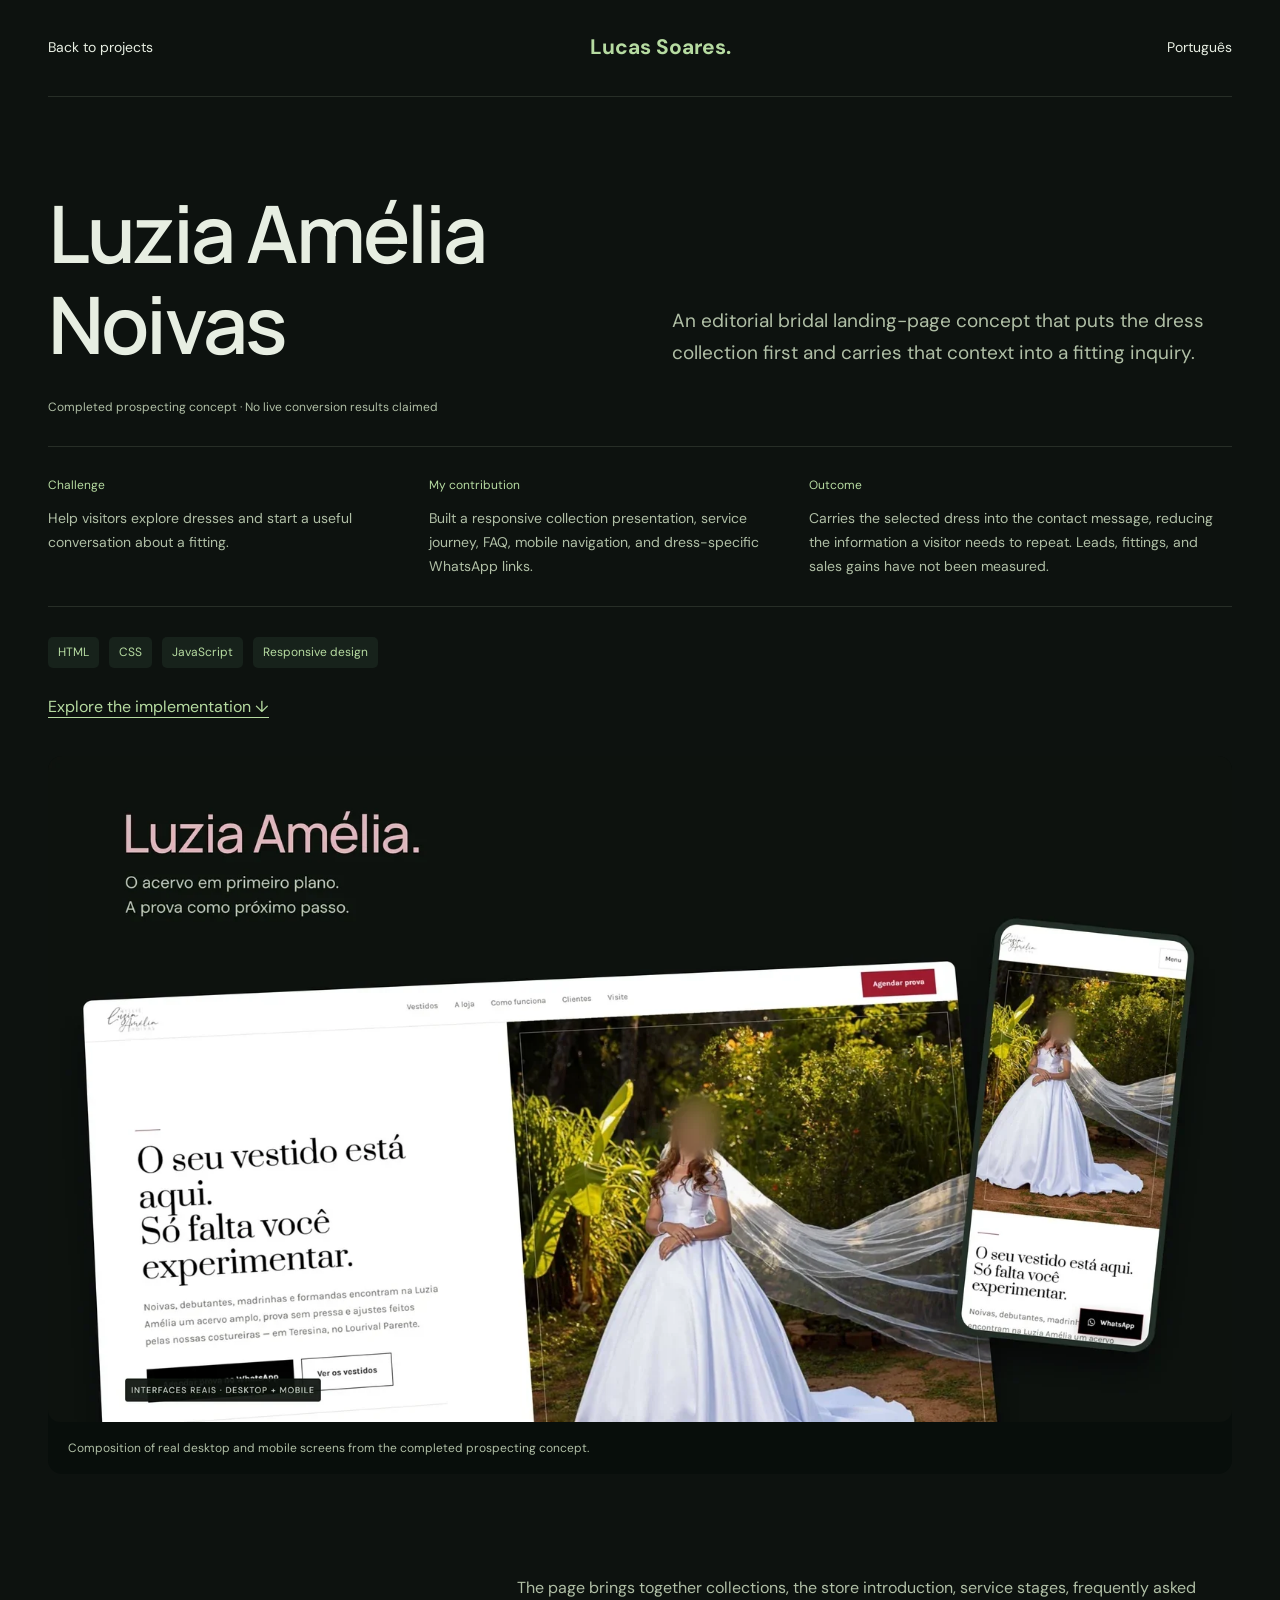
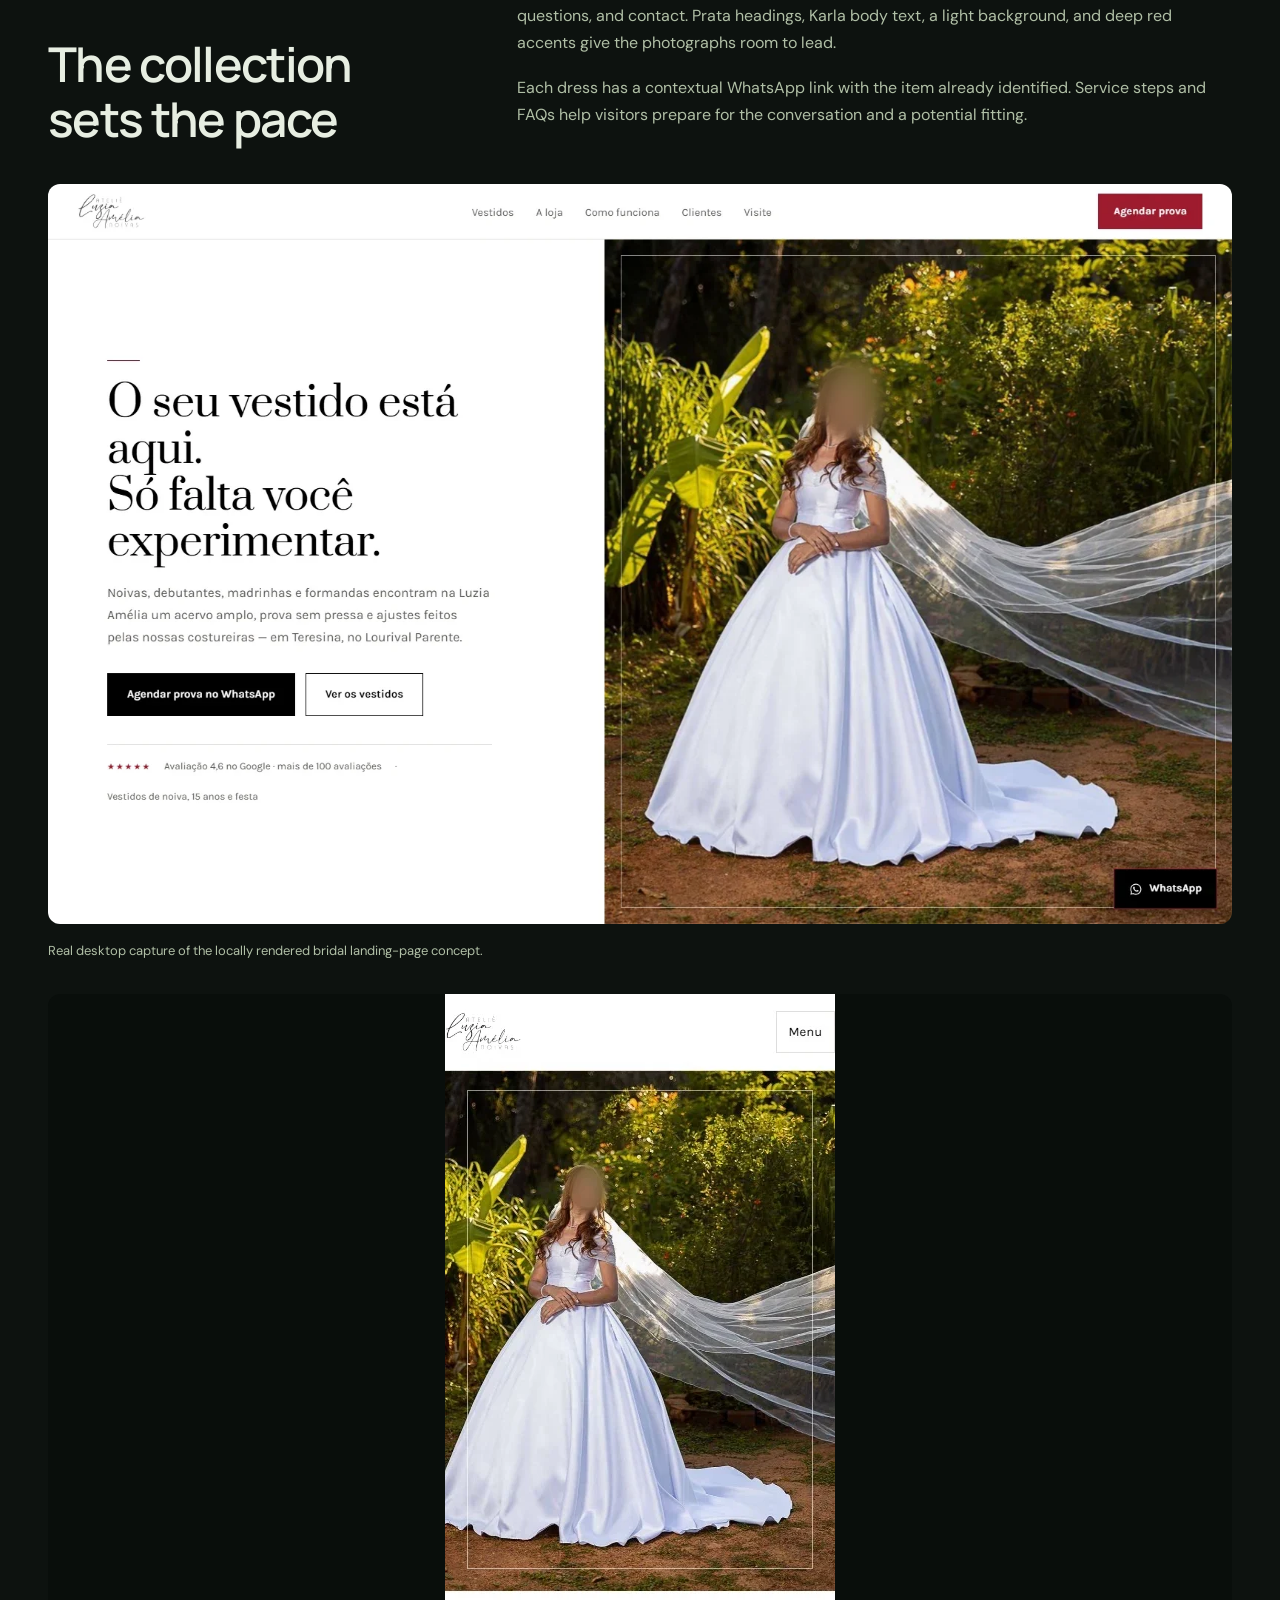
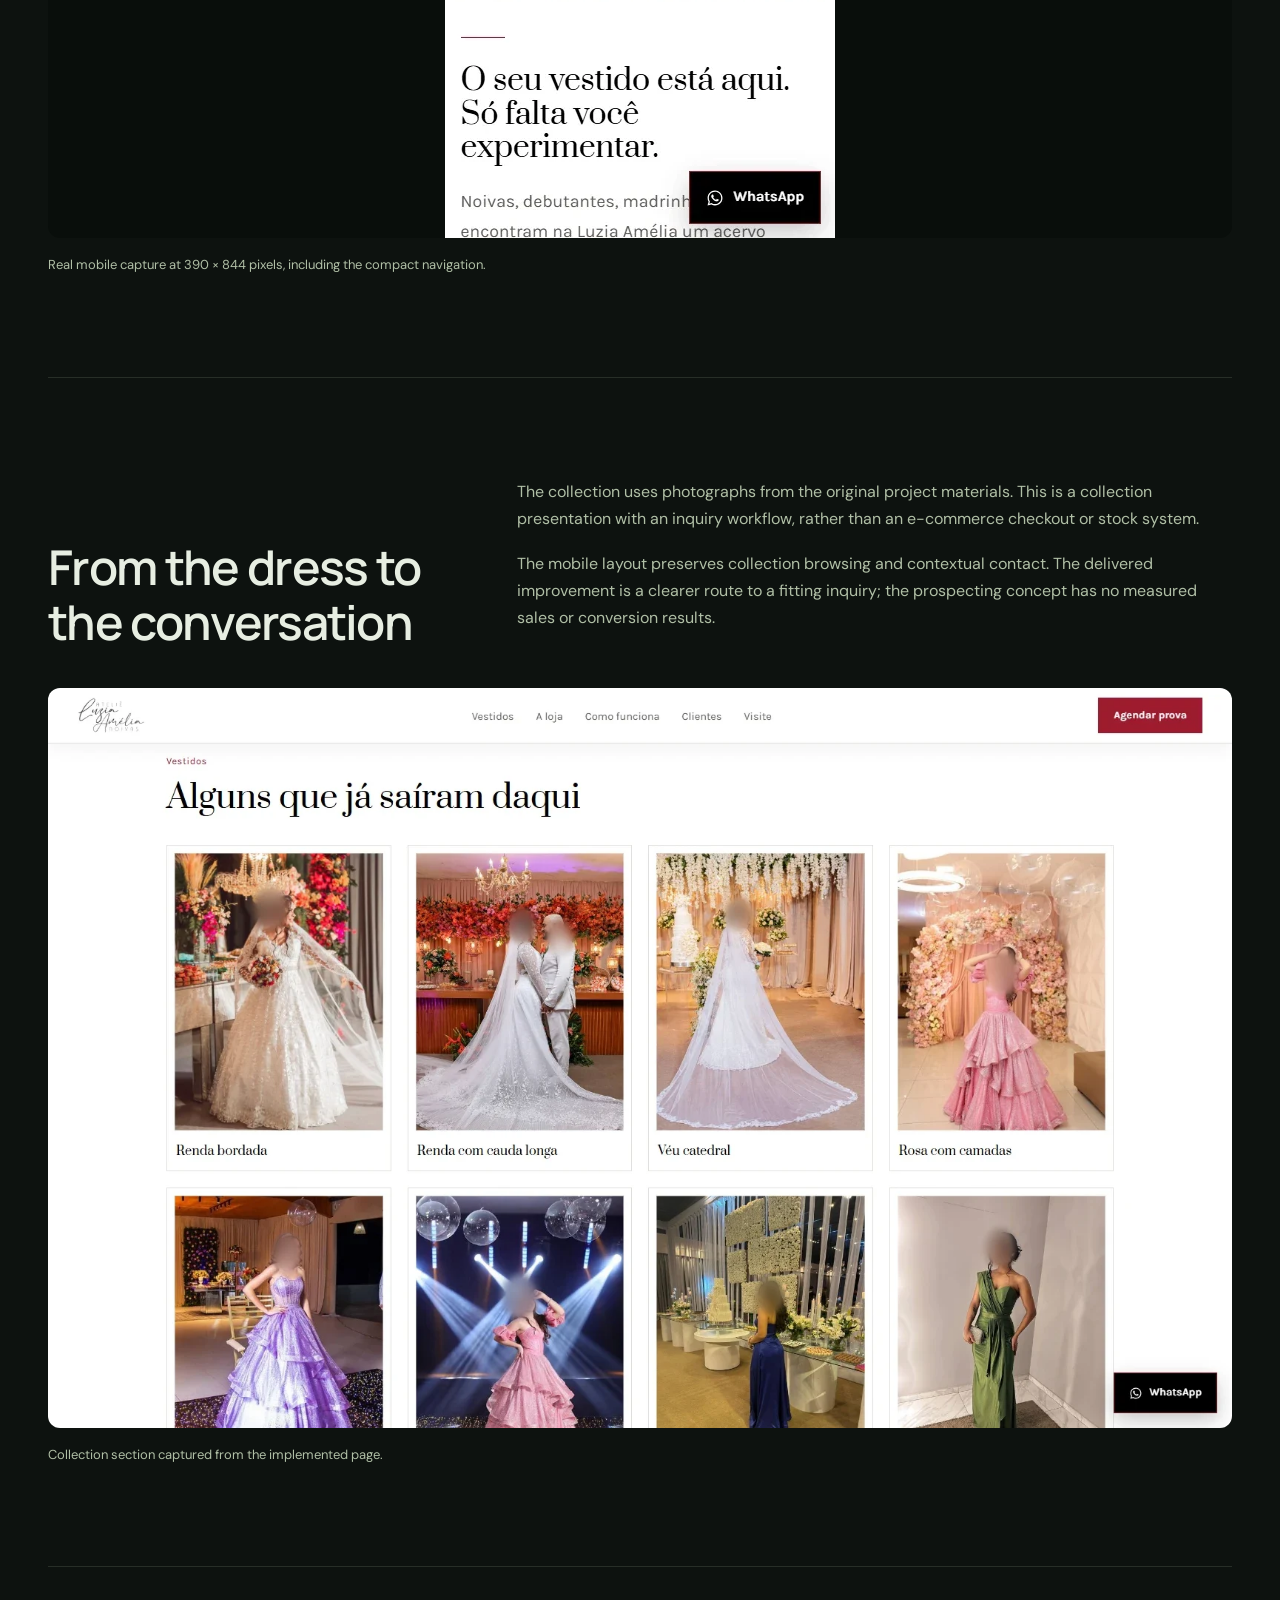
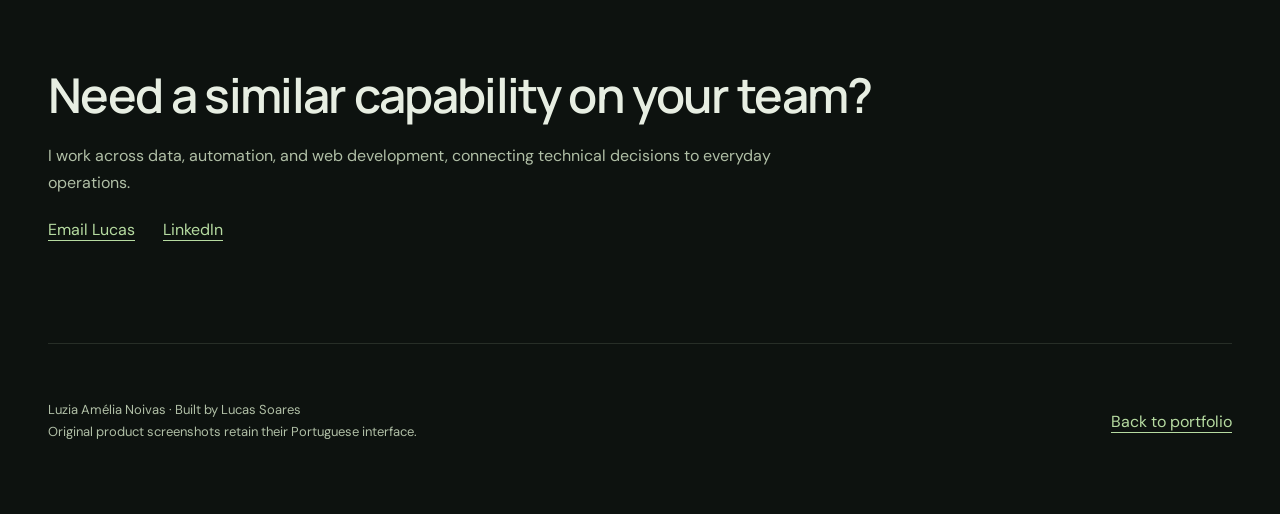
<file: luzia-amelia-en.html>
<!doctype html><html lang="en-US"><head><meta charset="UTF-8"><meta name="viewport" content="width=device-width,initial-scale=1"><meta name="theme-color" content="#0d120f"><meta name="description" content="An editorial bridal landing-page concept that puts the dress collection first and carries that context into a fitting inquiry."><title>Luzia Amélia Noivas | Lucas Soares</title><link rel="icon" href="favicon.svg"><link rel="preconnect" href="https://fonts.googleapis.com"><link rel="preconnect" href="https://fonts.gstatic.com" crossorigin><link href="https://fonts.googleapis.com/css2?family=DM+Sans:wght@400;500;600&family=Manrope:wght@500;600;700&display=swap" rel="stylesheet"><link rel="stylesheet" href="assina-ai.css?v=20261109"><link rel="stylesheet" href="case-review.css?v=20261109"><link rel="stylesheet" href="case-navigation.css?v=20261109"><script src="case-navigation.js?v=20261109"></script></head><body><div class="case-wrap"><nav class="case-nav" aria-label="Case study navigation"><a href="en.html#project-grid">Back to projects</a><strong>Lucas Soares.</strong><a href="luzia-amelia.html" lang="pt-BR">Português</a></nav><main><header class="case-hero"><div class="case-hero-copy"><h1>Luzia Amélia Noivas</h1><p>An editorial bridal landing-page concept that puts the dress collection first and carries that context into a fitting inquiry.</p></div><p class="case-evidence-label">Completed prospecting concept · No live conversion results claimed</p><dl class="case-quick-summary"><div><dt>Challenge</dt><dd>Help visitors explore dresses and start a useful conversation about a fitting.</dd></div><div><dt>My contribution</dt><dd>Built a responsive collection presentation, service journey, FAQ, mobile navigation, and dress-specific WhatsApp links.</dd></div><div><dt>Outcome</dt><dd>Carries the selected dress into the contact message, reducing the information a visitor needs to repeat. Leads, fittings, and sales gains have not been measured.</dd></div></dl><div class="case-tech"><span>HTML</span><span>CSS</span><span>JavaScript</span><span>Responsive design</span></div><a class="case-evidence-link" href="#interfaces">Explore the implementation ↓</a><figure class="cinema"><div class="screen-media"><img src="assets/luzia-amelia/cover.webp" alt="Composition of real desktop and mobile screens from the completed prospecting concept." loading="eager" width="1600" height="1000"></div><figcaption>Composition of real desktop and mobile screens from the completed prospecting concept.</figcaption></figure></header><section class="case-section" id="interfaces"><div class="section-intro"><h2>The collection sets the pace</h2><div><p>The page brings together collections, the store introduction, service stages, frequently asked questions, and contact. Prata headings, Karla body text, a light background, and deep red accents give the photographs room to lead.</p><p>Each dress has a contextual WhatsApp link with the item already identified. Service steps and FAQs help visitors prepare for the conversation and a potential fitting.</p></div></div><figure class="screen-figure"><div class="screen-media"><img src="assets/luzia-amelia/desktop.webp" alt="Real desktop capture of the locally rendered bridal landing-page concept." loading="lazy" width="1600" height="1000"></div><figcaption>Real desktop capture of the locally rendered bridal landing-page concept.</figcaption></figure><figure class="screen-figure"><div class="screen-media"><img src="assets/luzia-amelia/mobile.webp" alt="Real mobile capture at 390 × 844 pixels, including the compact navigation." loading="lazy" width="1600" height="1000"></div><figcaption>Real mobile capture at 390 × 844 pixels, including the compact navigation.</figcaption></figure></section><section class="case-section" id="detail-1"><div class="section-intro"><h2>From the dress to the conversation</h2><div><p>The collection uses photographs from the original project materials. This is a collection presentation with an inquiry workflow, rather than an e-commerce checkout or stock system.</p><p>The mobile layout preserves collection browsing and contextual contact. The delivered improvement is a clearer route to a fitting inquiry; the prospecting concept has no measured sales or conversion results.</p></div></div><figure class="screen-figure"><div class="screen-media"><img src="assets/luzia-amelia/section.webp" alt="Collection section captured from the implemented page." loading="lazy" width="1600" height="1000"></div><figcaption>Collection section captured from the implemented page.</figcaption></figure></section><section class="case-section case-next"><h2>Need a similar capability on your team?</h2><p>I work across data, automation, and web development, connecting technical decisions to everyday operations.</p><a href="mailto:Lucassoares8365@gmail.com">Email Lucas</a><a href="https://www.linkedin.com/in/lksuey/" target="_blank" rel="noopener noreferrer">LinkedIn</a></section></main><footer class="case-footer"><p>Luzia Amélia Noivas · Built by Lucas Soares<br>Original product screenshots retain their Portuguese interface.</p><a href="en.html#project-grid">Back to portfolio</a></footer></div></body></html>
</file>
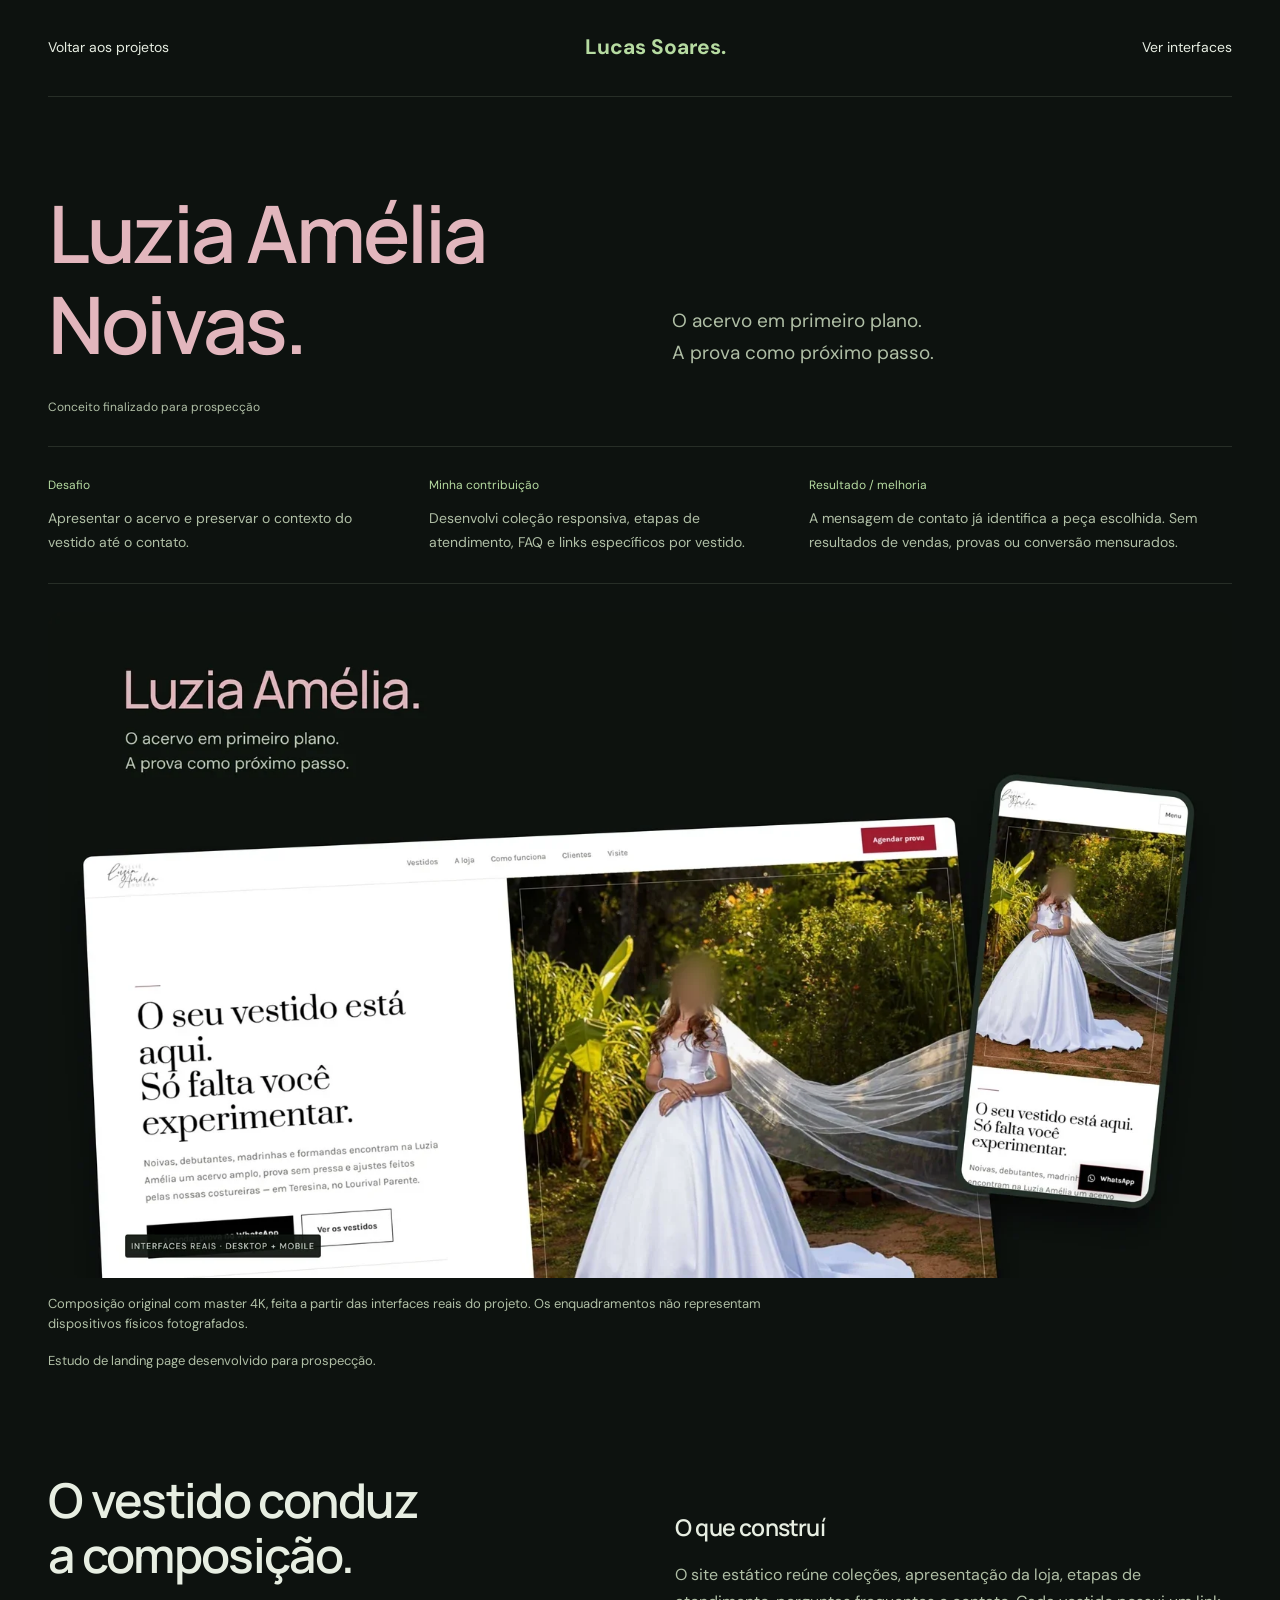
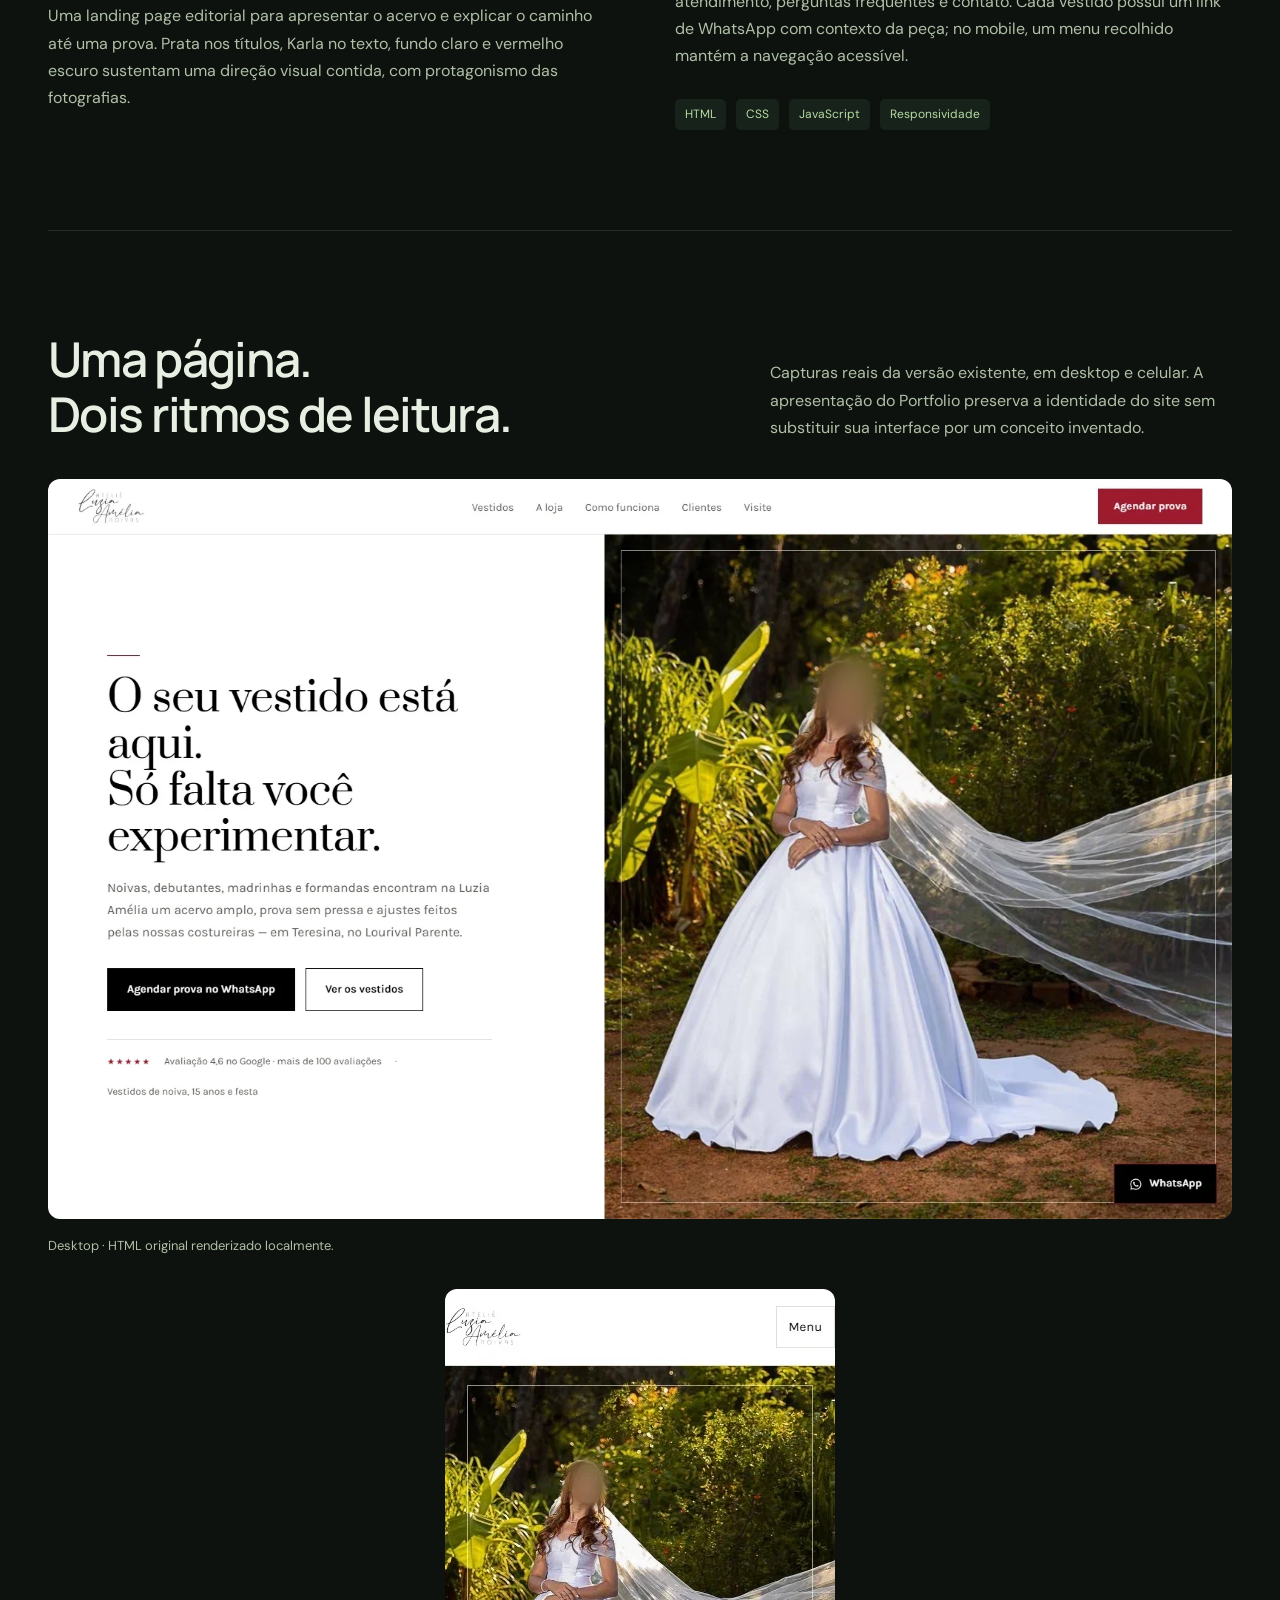
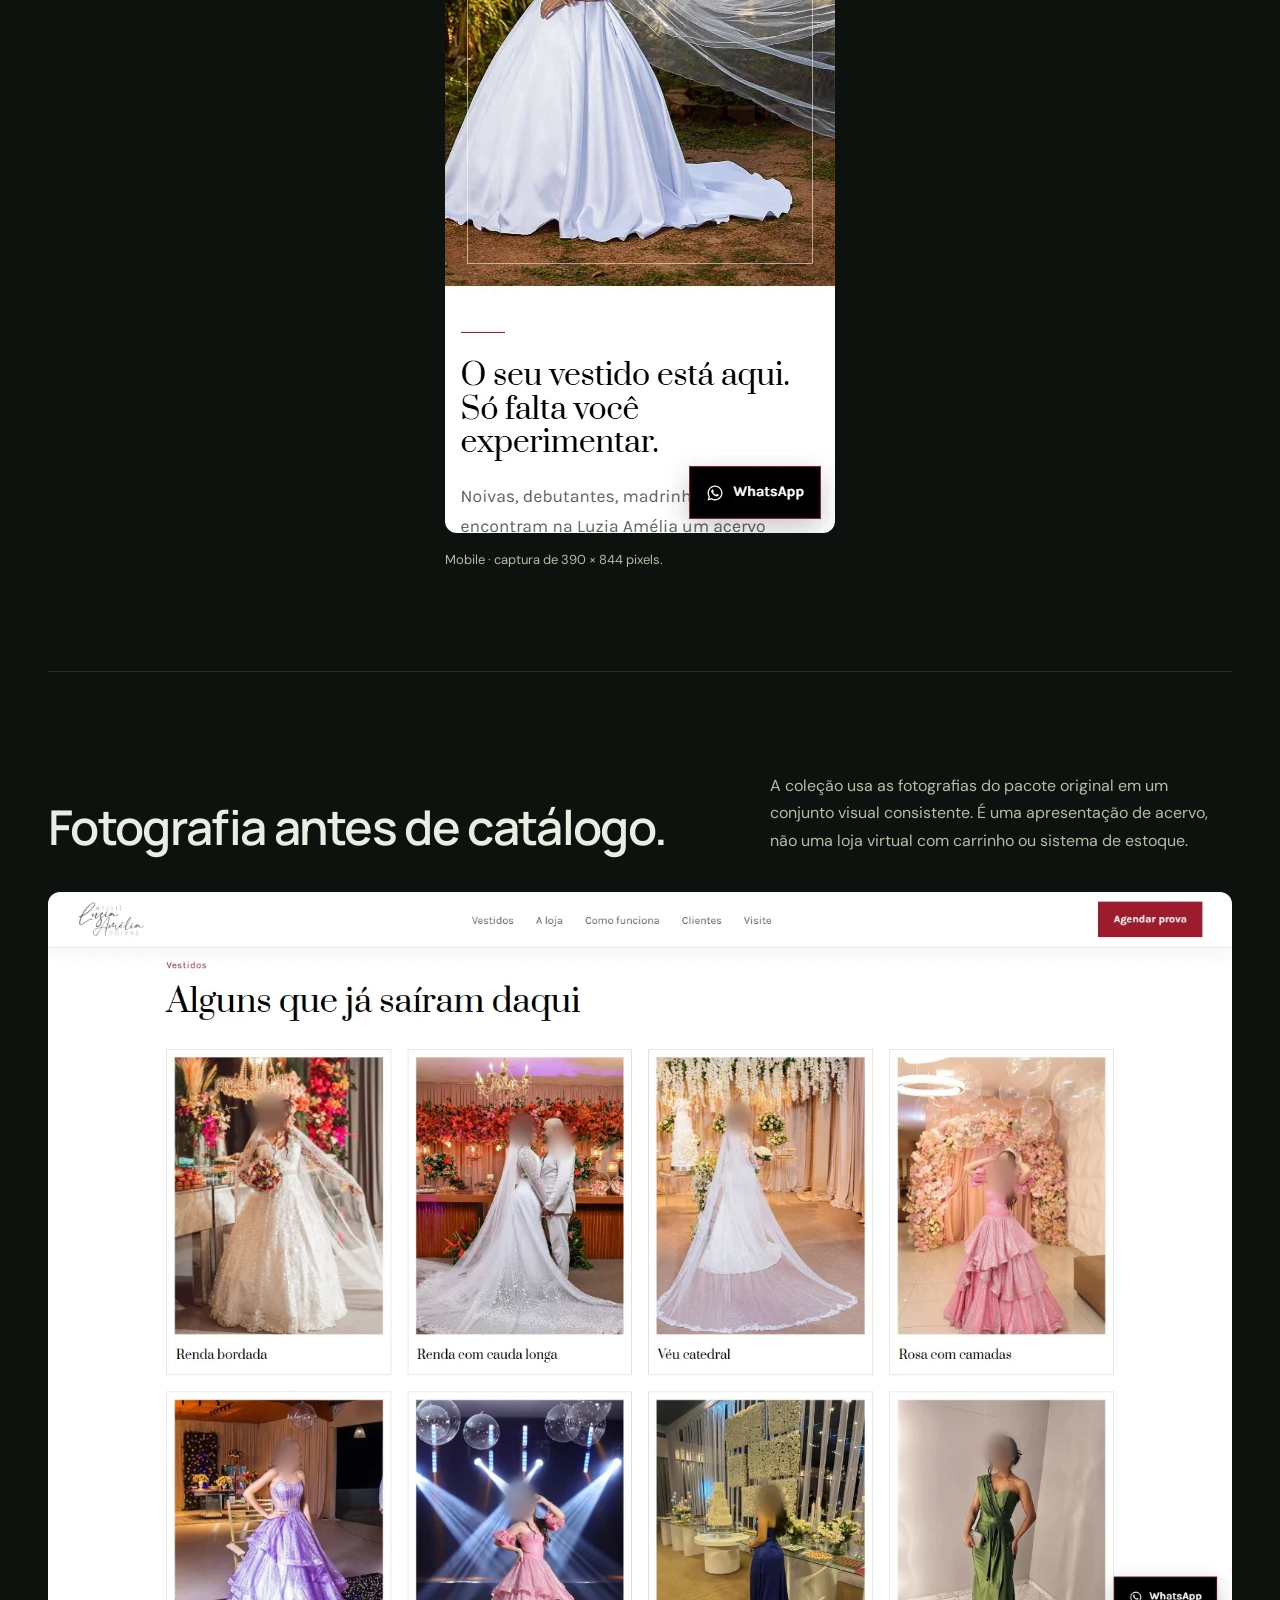
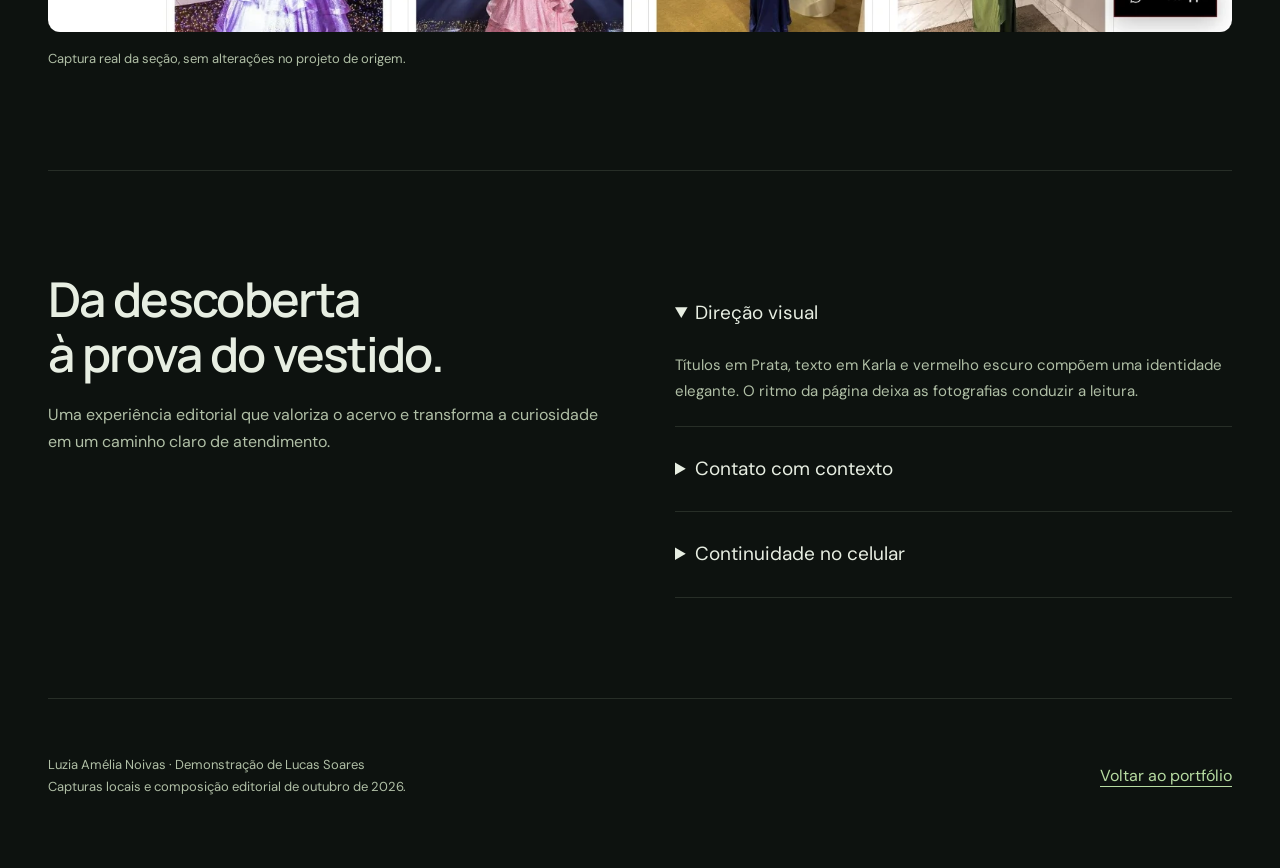
<file: luzia-amelia.html>
<!doctype html><html lang="pt-BR"><head>
<meta charset="UTF-8"><meta name="viewport" content="width=device-width,initial-scale=1"><meta name="theme-color" content="#0d120f"><meta name="description" content="Luzia Amélia Noivas: demonstração construída de landing page responsiva. Projeto de Lucas Soares.">
<title>Luzia Amélia Noivas — projeto de Lucas Soares</title><link rel="icon" href="favicon.svg" type="image/svg+xml"><link rel="preconnect" href="https://fonts.googleapis.com"><link rel="preconnect" href="https://fonts.gstatic.com" crossorigin><link href="https://fonts.googleapis.com/css2?family=DM+Sans:wght@400;500;600&family=Manrope:wght@500;600;700&display=swap" rel="stylesheet"><link rel="stylesheet" href="assina-ai.css?v=20261109"><link rel="stylesheet" href="portal-qualidade.css?v=20261109"><link rel="stylesheet" href="landing-pages.css?v=20261109"><link rel="stylesheet" href="case-navigation.css?v=20261109"><script src="case-navigation.js?v=20261109"></script><link rel="stylesheet" href="case-review.css?v=20261109"></head>
<body><div class="case-wrap"><nav class="case-nav" aria-label="Navegação do case"><a href="index.html#projetos">Voltar aos projetos</a><strong>Lucas Soares.</strong><a href="#interfaces">Ver interfaces</a></nav><main>
<header class="case-hero"><div class="case-hero-copy"><h1 class="landing-color-luzia">Luzia Amélia Noivas.</h1><p>O acervo em primeiro plano.<br>A prova como próximo passo.</p></div>
<!-- case-summary-start --><p class="case-evidence-label">Conceito finalizado para prospecção</p><dl class="case-quick-summary"><div><dt>Desafio</dt><dd>Apresentar o acervo e preservar o contexto do vestido até o contato.</dd></div><div><dt>Minha contribuição</dt><dd>Desenvolvi coleção responsiva, etapas de atendimento, FAQ e links específicos por vestido.</dd></div><div><dt>Resultado / melhoria</dt><dd>A mensagem de contato já identifica a peça escolhida. Sem resultados de vendas, provas ou conversão mensurados.</dd></div></dl><!-- case-summary-end --><figure class="cinema portal-cover"><img src="assets/luzia-amelia/cover.webp" srcset="assets/luzia-amelia/cover-small.webp 800w, assets/luzia-amelia/cover.webp 1600w" sizes="(max-width:900px) 100vw, 1280px" width="1600" height="900" fetchpriority="high" alt="Composição editorial de capturas reais desktop e mobile da demonstração Luzia Amélia Noivas."></figure><p class="caption">Composição original com master 4K, feita a partir das interfaces reais do projeto. Os enquadramentos não representam dispositivos físicos fotografados.</p>
<p class="caption">Estudo de landing page desenvolvido para prospecção.</p></header>
<section class="case-section story-grid"><div><h2>O vestido conduz<br>a composição.</h2><p>Uma landing page editorial para apresentar o acervo e explicar o caminho até uma prova. Prata nos títulos, Karla no texto, fundo claro e vermelho escuro sustentam uma direção visual contida, com protagonismo das fotografias.</p></div><div><h3>O que construí</h3><p>O site estático reúne coleções, apresentação da loja, etapas de atendimento, perguntas frequentes e contato. Cada vestido possui um link de WhatsApp com contexto da peça; no mobile, um menu recolhido mantém a navegação acessível.</p><div class="case-tech"><span>HTML</span><span>CSS</span><span>JavaScript</span><span>Responsividade</span></div></div></section>
<section class="case-section" id="interfaces"><div class="section-intro"><h2>Uma página.<br>Dois ritmos de leitura.</h2><p>Capturas reais da versão existente, em desktop e celular. A apresentação do Portfolio preserva a identidade do site sem substituir sua interface por um conceito inventado.</p></div>
<figure class="screen-figure"><div class="screen-media"><img src="assets/luzia-amelia/desktop.webp" srcset="assets/luzia-amelia/desktop-small.webp 800w, assets/luzia-amelia/desktop.webp 1600w" sizes="(max-width:900px) 100vw, 1280px" width="1600" height="1000" loading="lazy" alt="Primeira tela real da demonstração Luzia Amélia Noivas em desktop."></div><figcaption>Desktop · HTML original renderizado localmente.</figcaption></figure>
<figure class="screen-figure landing-mobile"><div class="screen-media"><img src="assets/luzia-amelia/mobile.webp" width="390" height="844" loading="lazy" alt="Primeira tela real da demonstração Luzia Amélia Noivas em celular."></div><figcaption>Mobile · captura de 390 × 844 pixels.</figcaption></figure></section>
<section class="case-section"><div class="section-intro"><h2>Fotografia antes de catálogo.</h2><p>A coleção usa as fotografias do pacote original em um conjunto visual consistente. É uma apresentação de acervo, não uma loja virtual com carrinho ou sistema de estoque.</p></div><figure class="screen-figure"><div class="screen-media"><img src="assets/luzia-amelia/section.webp" srcset="assets/luzia-amelia/section-small.webp 800w, assets/luzia-amelia/section.webp 1600w" sizes="(max-width:900px) 100vw, 1280px" width="1600" height="1000" loading="lazy" alt="Seção visual real da demonstração Luzia Amélia Noivas, com materiais do projeto original."></div><figcaption>Captura real da seção, sem alterações no projeto de origem.</figcaption></figure></section>
<section class="case-section engineering"><div><h2>Da descoberta<br>à prova do vestido.</h2><p>Uma experiência editorial que valoriza o acervo e transforma a curiosidade em um caminho claro de atendimento.</p></div><div><details open><summary>Direção visual</summary><p>Títulos em Prata, texto em Karla e vermelho escuro compõem uma identidade elegante. O ritmo da página deixa as fotografias conduzir a leitura.</p></details><details><summary>Contato com contexto</summary><p>Os vestidos possuem links de WhatsApp com a peça já identificada. Etapas de atendimento e perguntas frequentes ajudam a preparar a conversa e a prova.</p></details><details><summary>Continuidade no celular</summary><p>O acervo se adapta à tela menor e o menu recolhido preserva espaço para as imagens. Conteúdo, orientação e contato permanecem no mesmo percurso.</p></details></div></section>
</main><footer class="case-footer"><p>Luzia Amélia Noivas · Demonstração de Lucas Soares<br>Capturas locais e composição editorial de outubro de 2026.</p><a href="index.html#projetos">Voltar ao portfólio</a></footer></div></body></html>
</file>
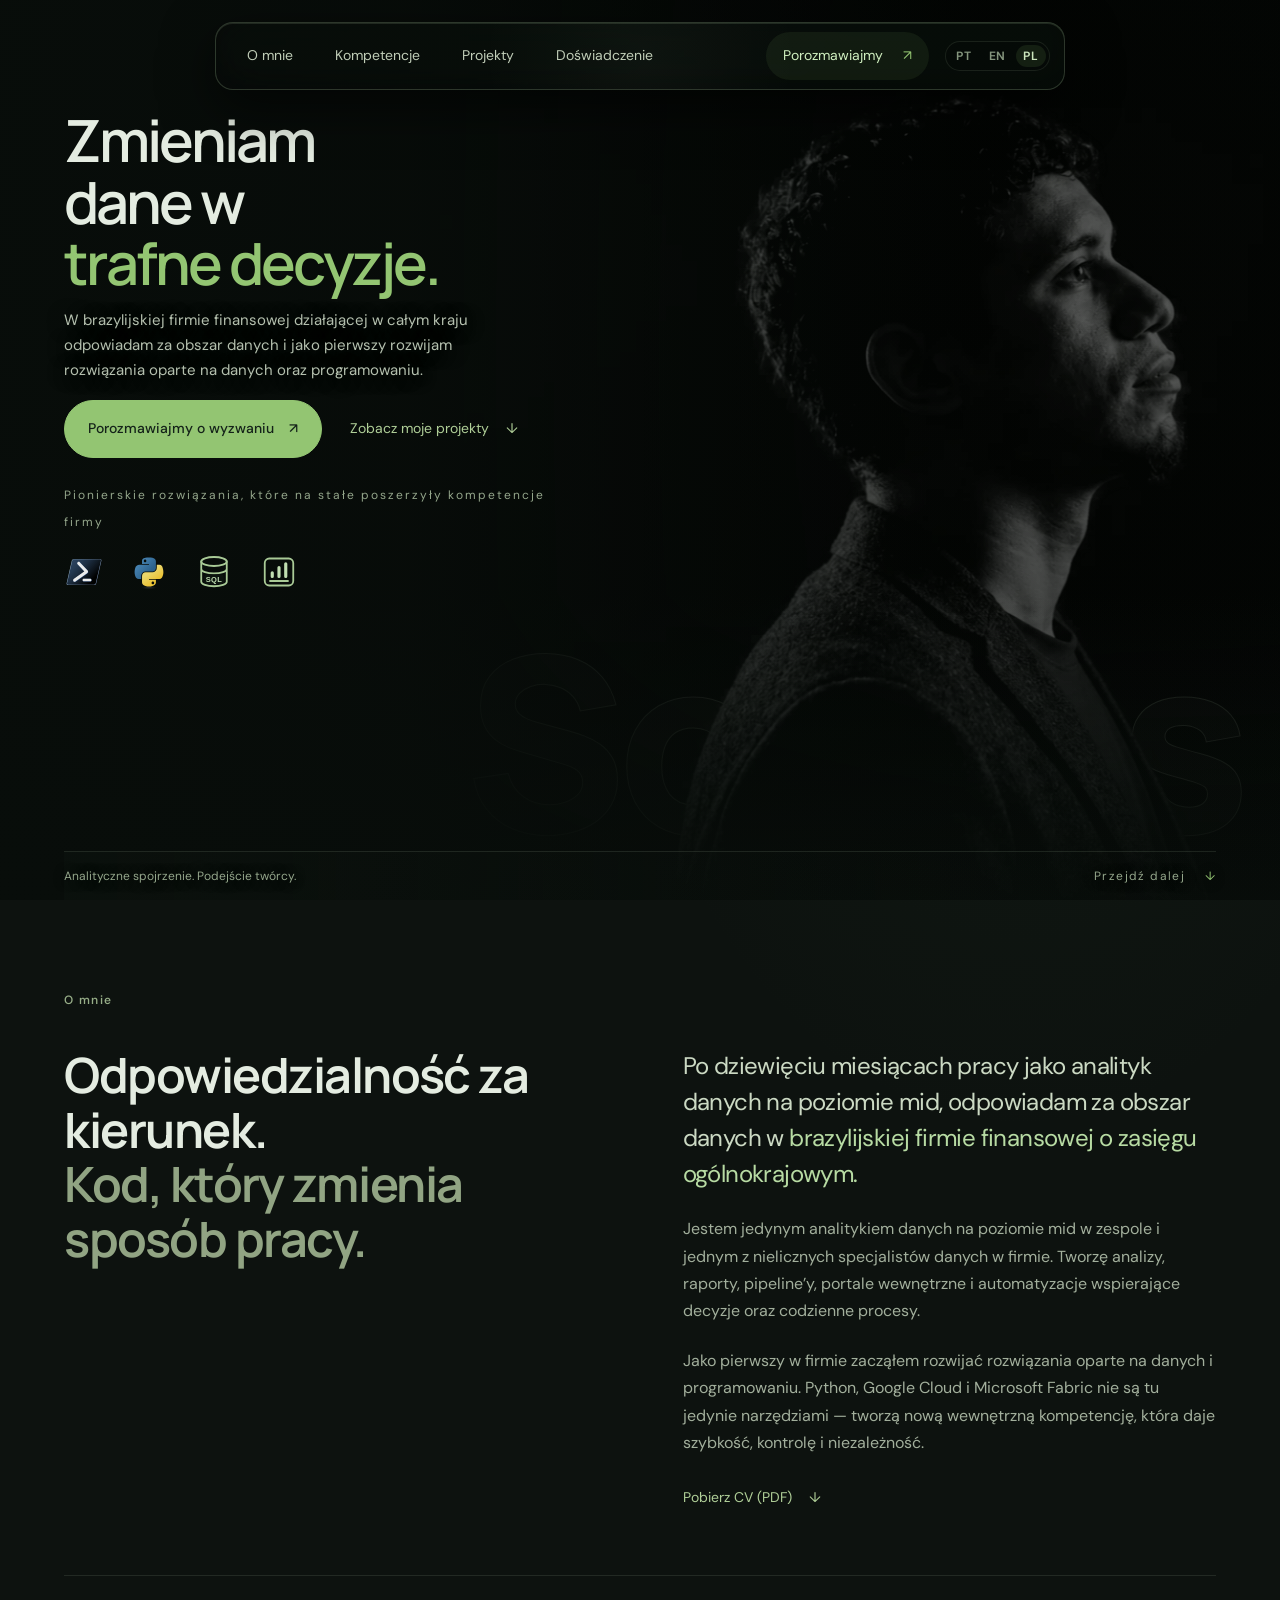
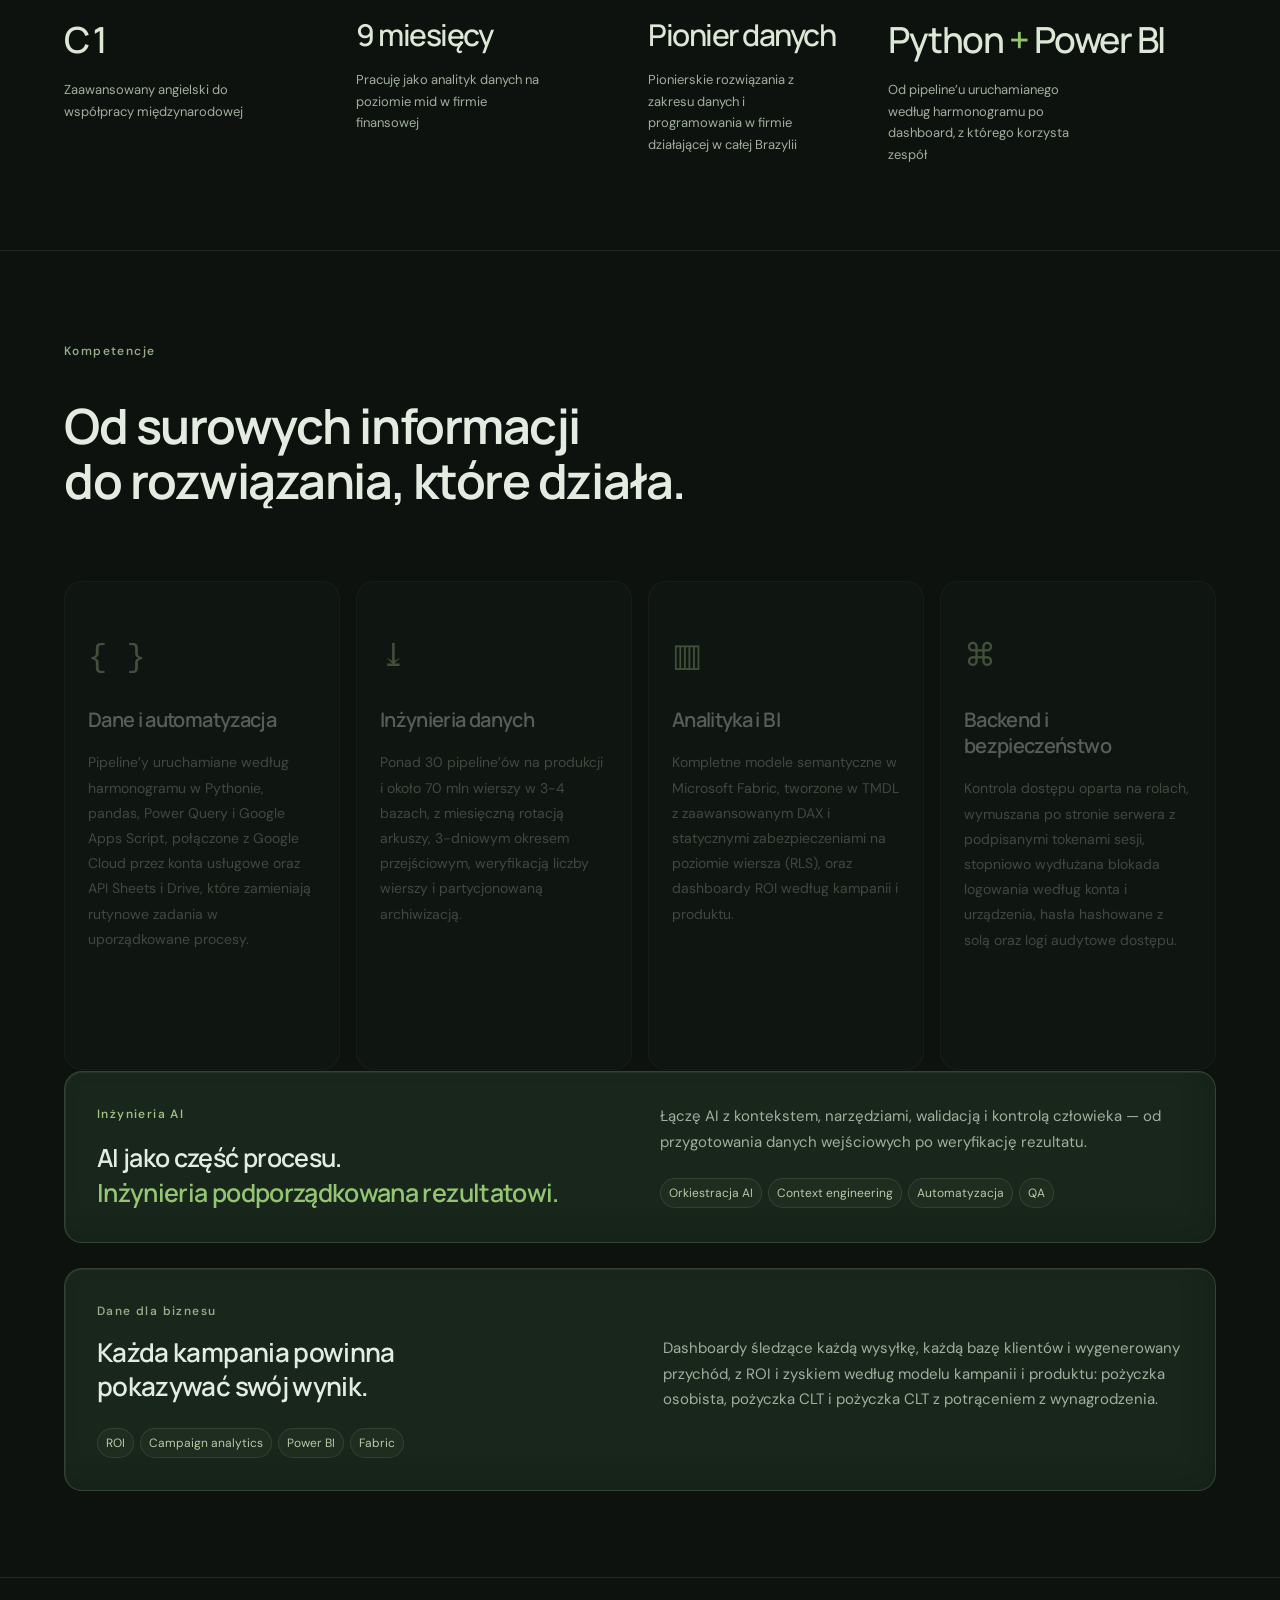
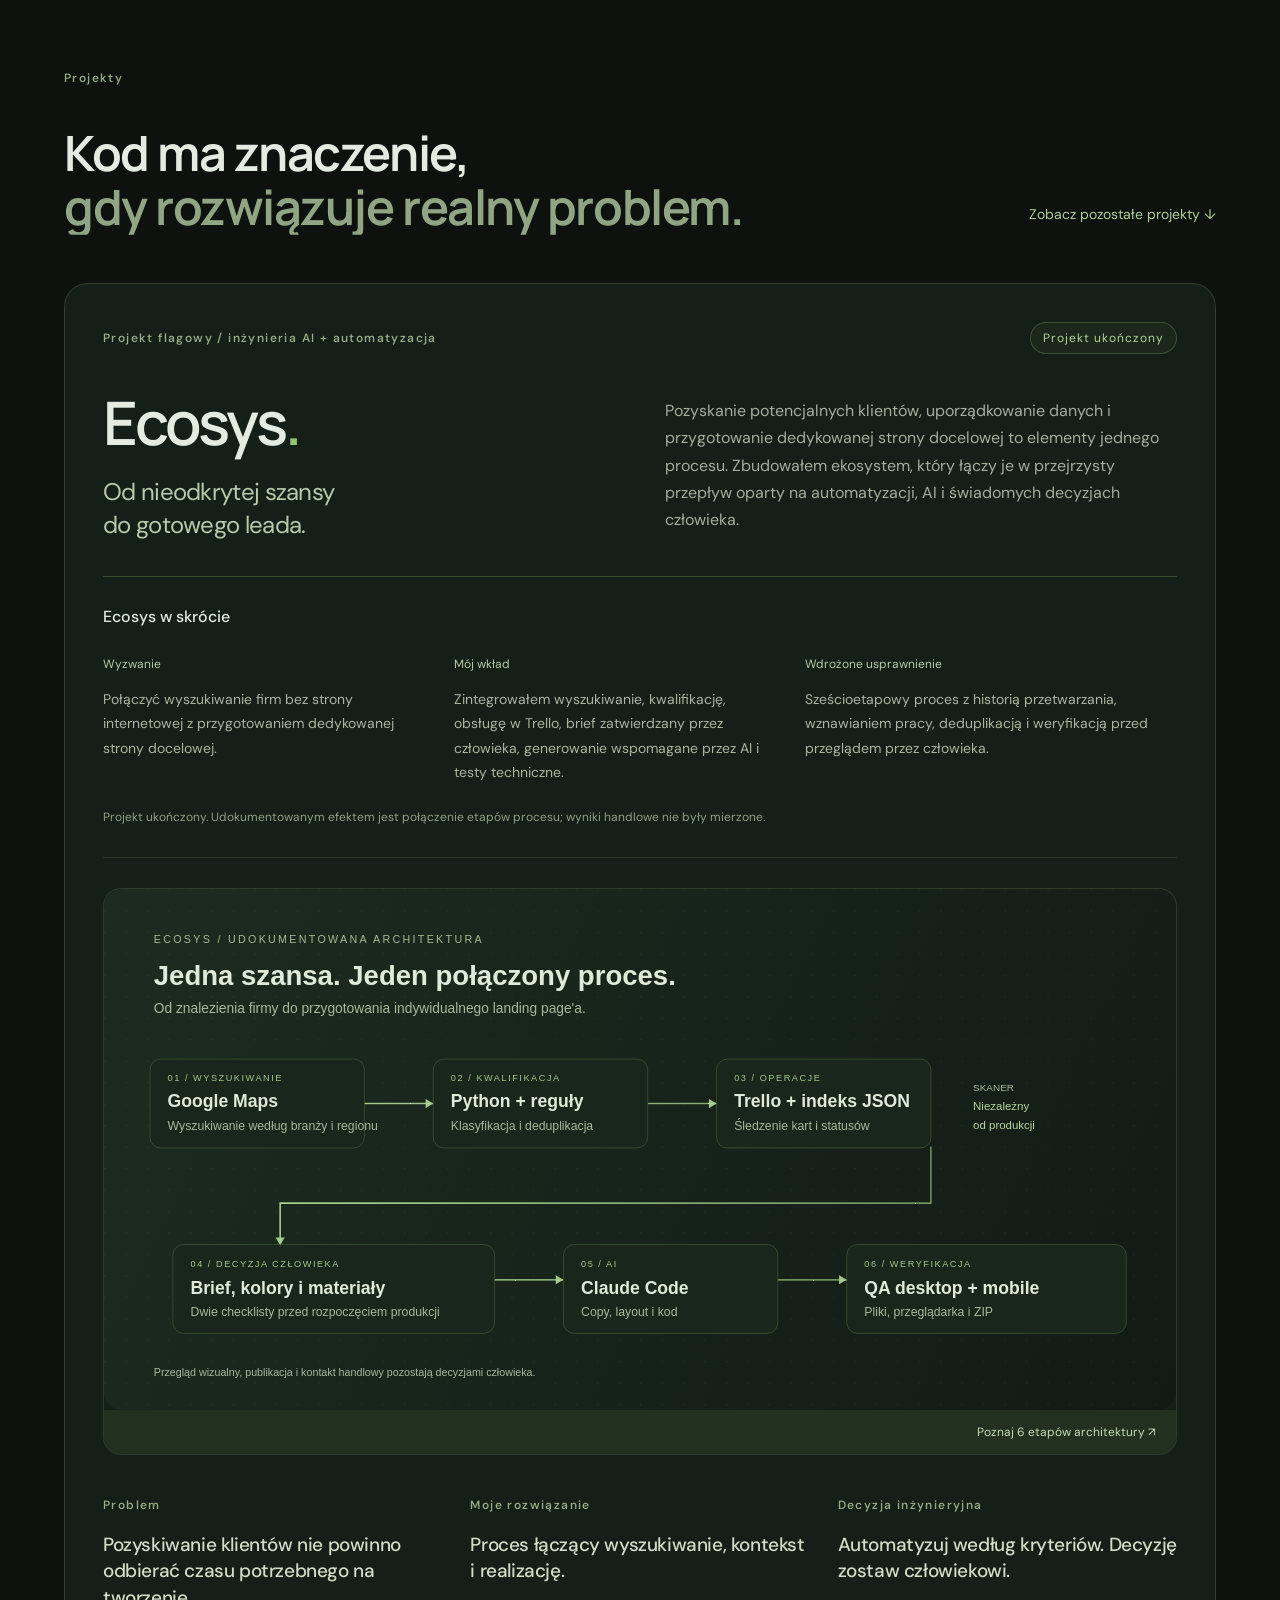
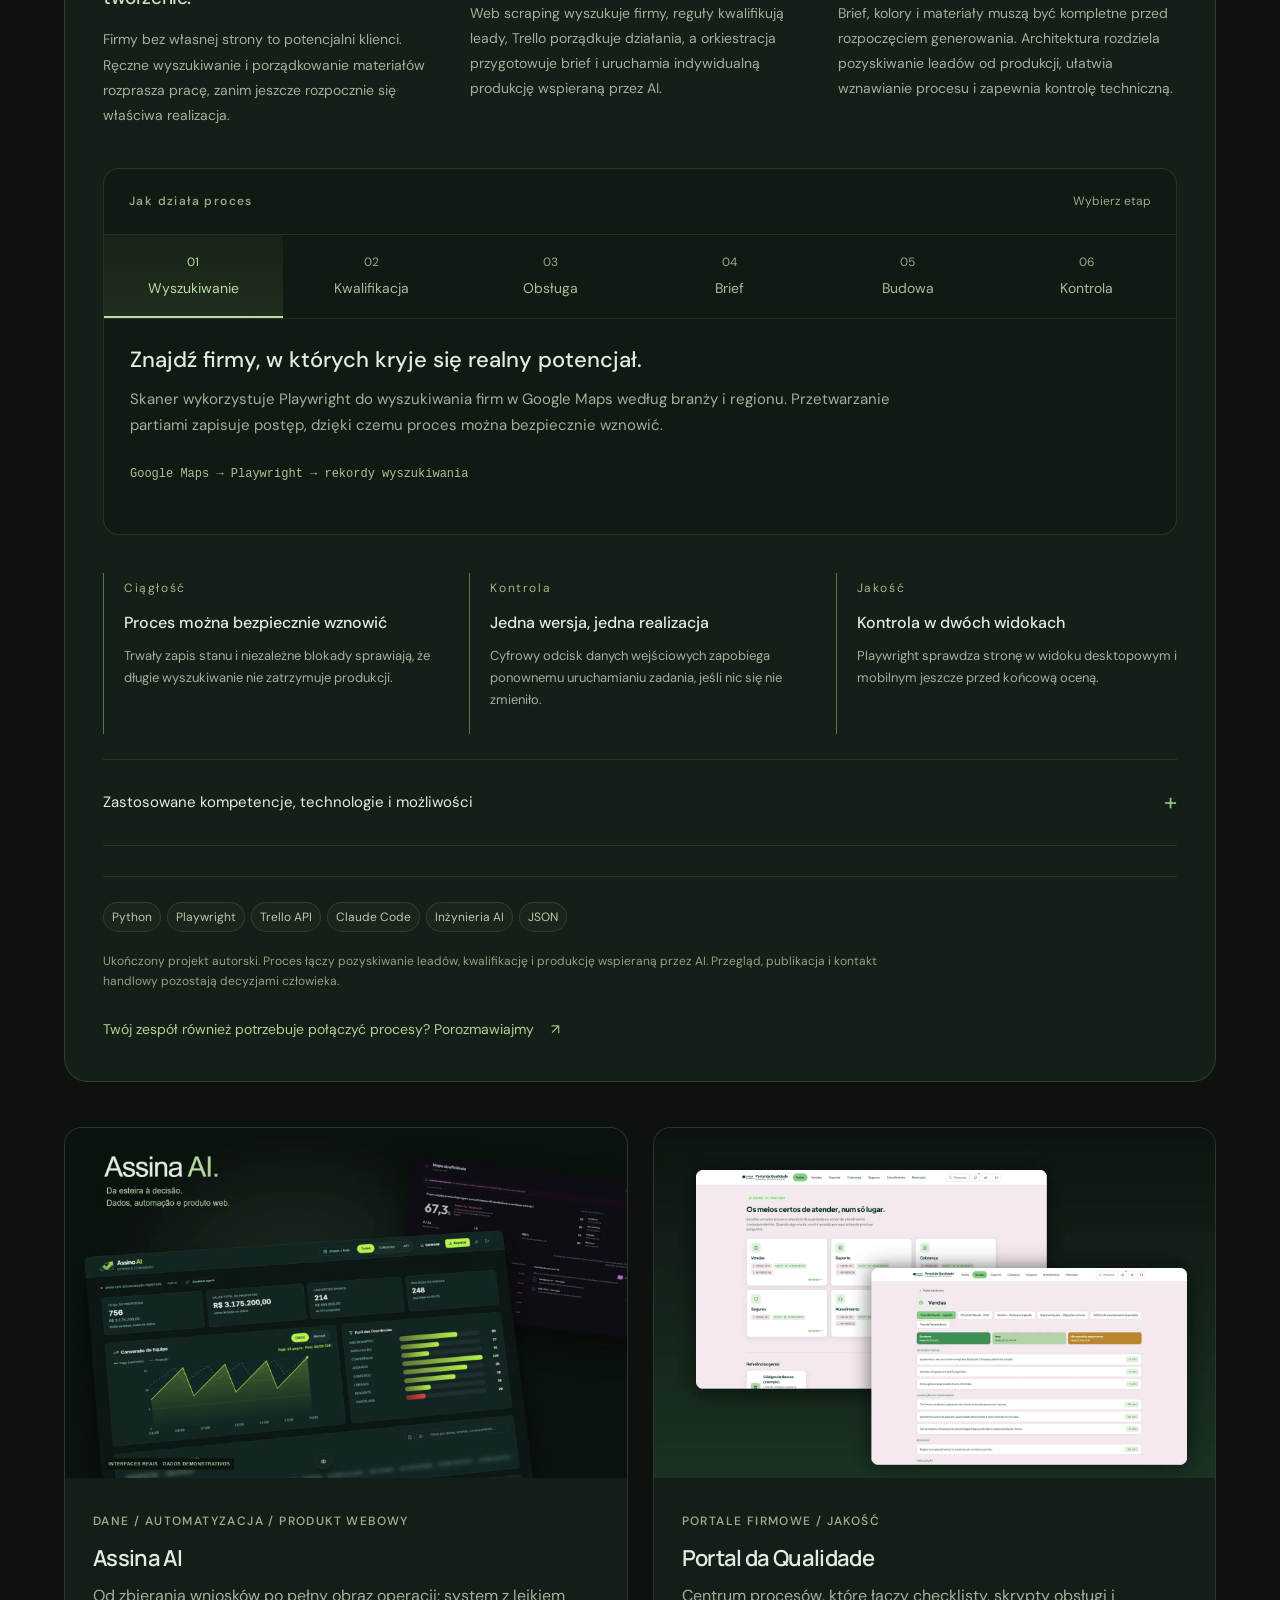
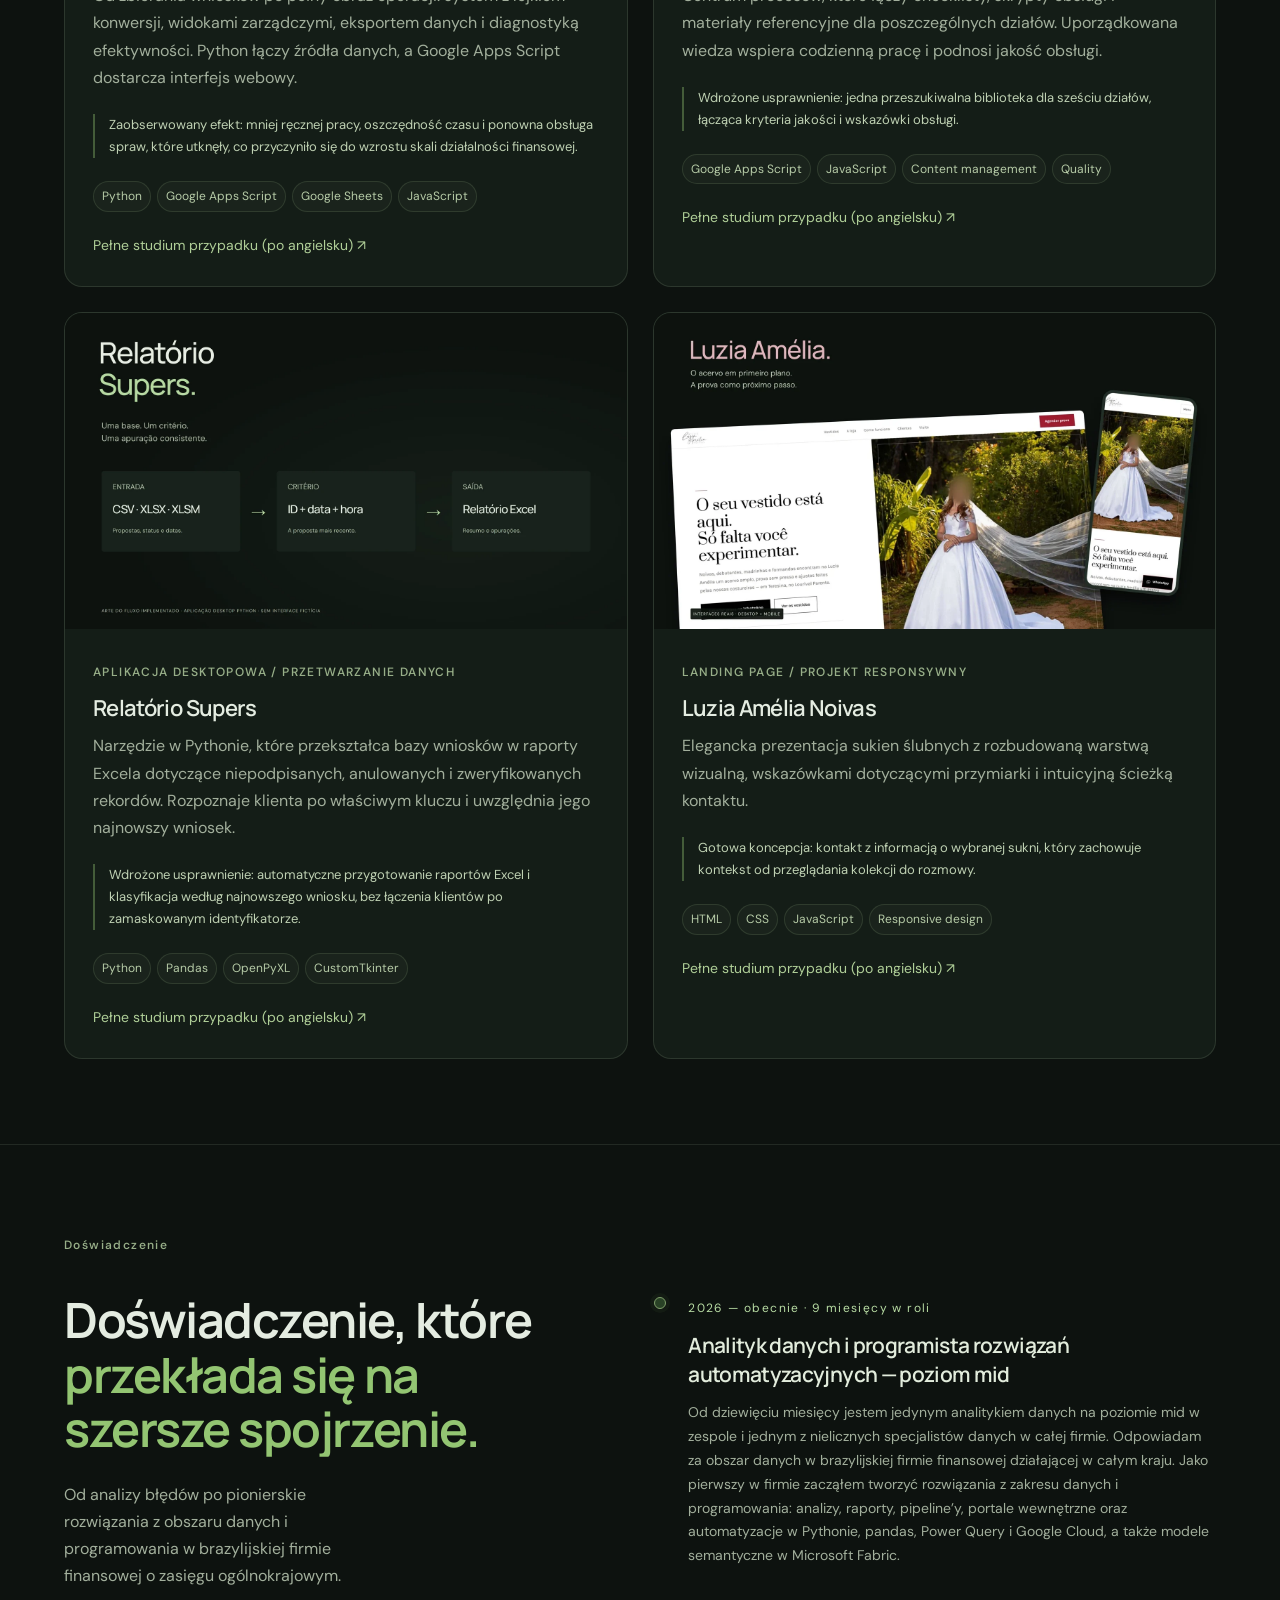
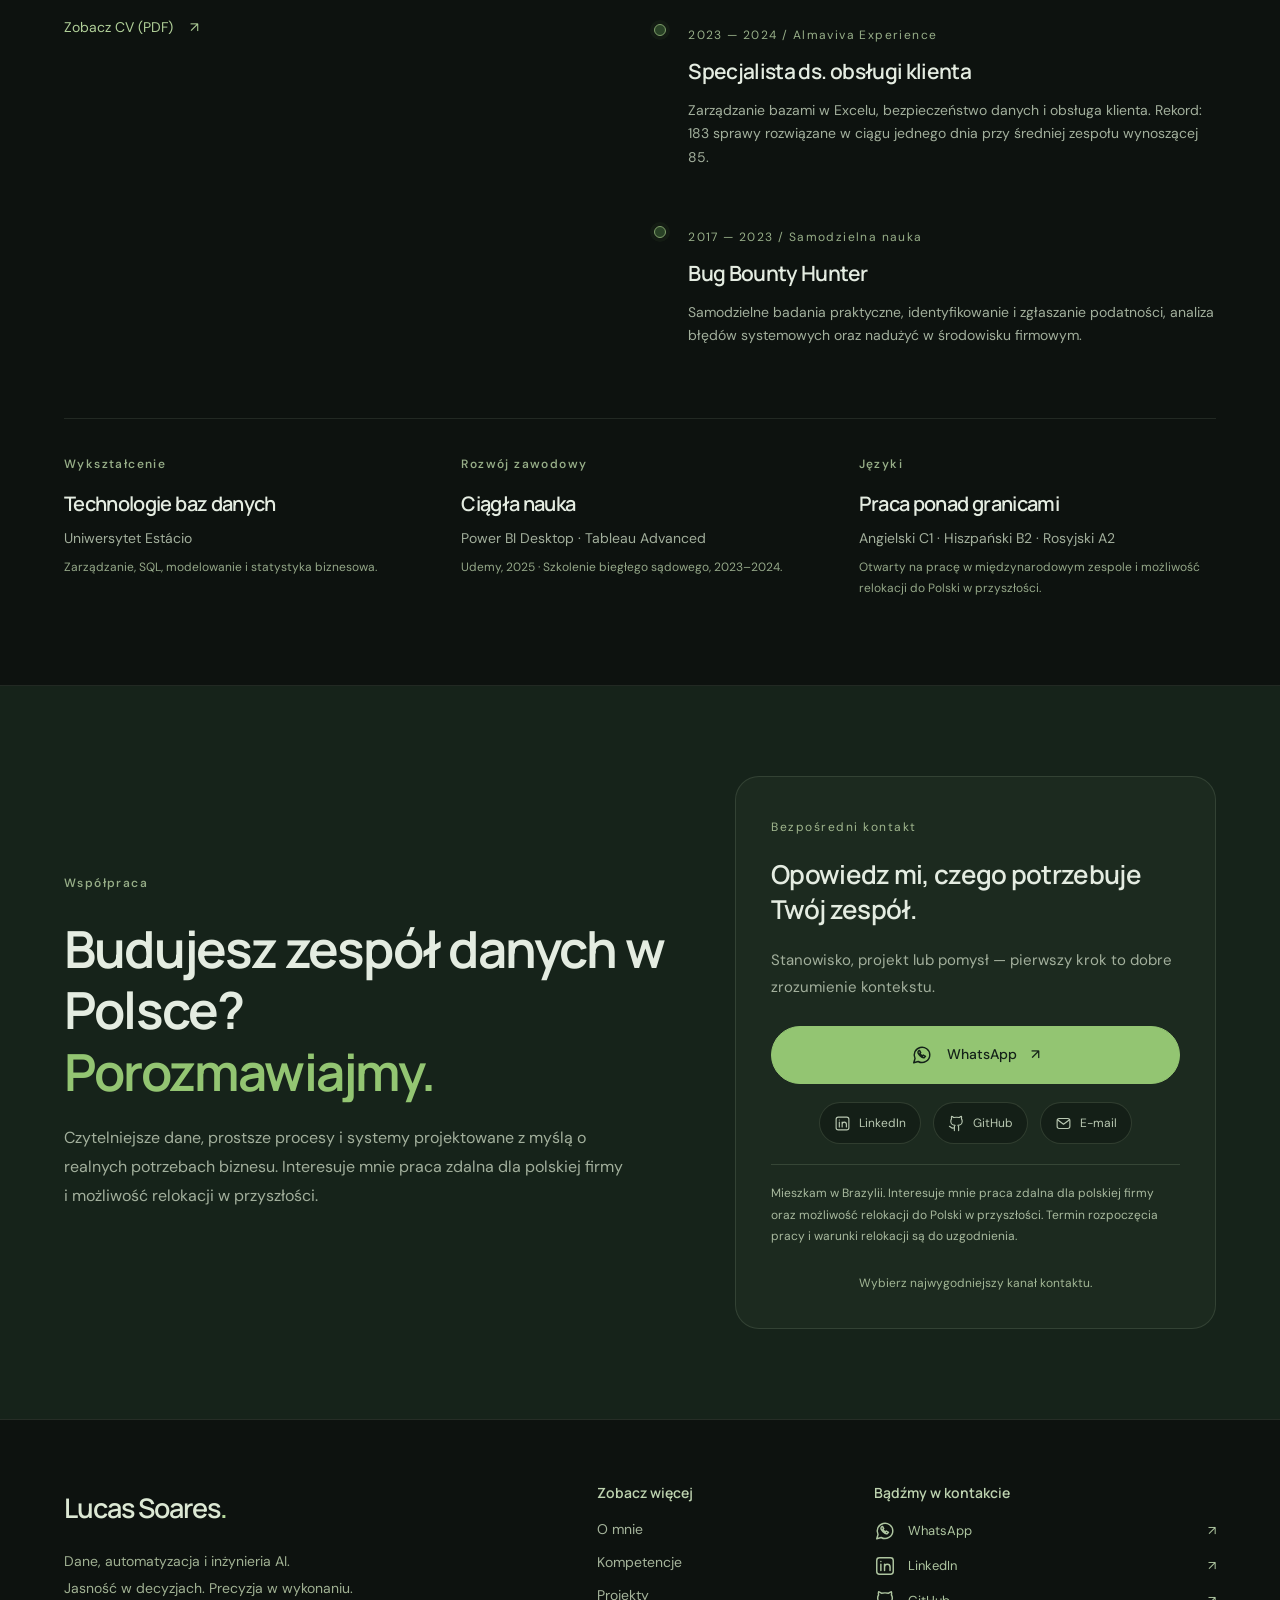
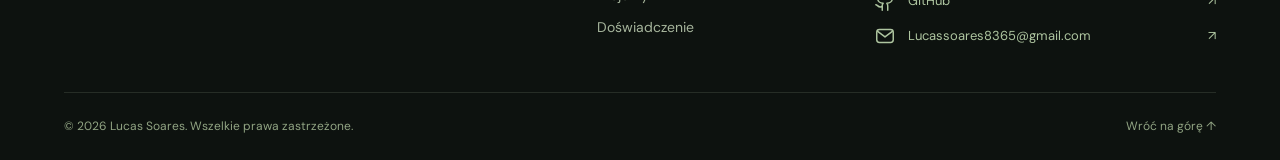
<file: pl.html>
<!doctype html>
<html lang="pl">
<head>
  <meta charset="UTF-8"><meta name="viewport" content="width=device-width, initial-scale=1">
  <meta name="theme-color" content="#0d120f"><meta name="description" content="Analityk danych (poziom mid) i programista danych z Brazylii: Power BI, Microsoft Fabric, Python i zaawansowany DAX. Ponad 30 produkcyjnych pipeline'ów danych w 9 miesięcy. Otwarty na kontrakty B2B w Polsce i Estonii.">
  <style>html,body{margin:0;background:#0d120f;color-scheme:dark}.hero{background:#050806}.hero-backdrop{opacity:0;background:#050806}</style>
  <meta property="og:type" content="website"><meta property="og:locale" content="pl_PL"><meta property="og:site_name" content="Lucas Soares">
  <meta property="og:title" content="Lucas S. Soares | Analityk danych (mid): Power BI, Python, SQL"><meta property="og:description" content="Analityk danych (poziom mid) i programista danych z Brazylii: Power BI, Microsoft Fabric, Python i zaawansowany DAX. Ponad 30 produkcyjnych pipeline'ów danych w 9 miesięcy. Otwarty na kontrakty B2B w Polsce i Estonii.">
  <meta property="og:image" content="https://lksuey.github.io/og-image.jpg"><meta property="og:image:width" content="1200"><meta property="og:image:height" content="630"><meta property="og:image:alt" content="Lucas Soares z profilu obok hasła Zmieniam dane w trafne decyzje.">
  <meta name="twitter:card" content="summary_large_image"><meta name="twitter:title" content="Lucas S. Soares | Analityk danych (mid): Power BI, Python, SQL"><meta name="twitter:description" content="Analityk danych (poziom mid) i programista danych z Brazylii: Power BI, Microsoft Fabric, Python i zaawansowany DAX. Ponad 30 produkcyjnych pipeline'ów danych w 9 miesięcy. Otwarty na kontrakty B2B w Polsce i Estonii."><meta name="twitter:image" content="https://lksuey.github.io/og-image.jpg">
  <script type="application/ld+json">{"@context": "https://schema.org", "@graph": [{"@type": "ProfilePage", "@id": "https://lksuey.github.io/pl#profilepage", "url": "https://lksuey.github.io/pl", "name": "Lucas S. Soares | Analityk danych (mid): Power BI, Python, SQL", "description": "Analityk danych (poziom mid) i programista danych z Brazylii: Power BI, Microsoft Fabric, Python i zaawansowany DAX. Ponad 30 produkcyjnych pipeline'ów danych w 9 miesięcy. Otwarty na kontrakty B2B w Polsce i Estonii.", "inLanguage": "pl", "dateModified": "2026-11-07", "isPartOf": {"@id": "https://lksuey.github.io/#website"}, "mainEntity": {"@id": "https://lksuey.github.io/#person"}}, {"@type": "WebSite", "@id": "https://lksuey.github.io/#website", "url": "https://lksuey.github.io/", "name": "Lucas S. Soares", "inLanguage": ["pt-BR", "en", "pl"], "publisher": {"@id": "https://lksuey.github.io/#person"}}, {"@type": "Person", "@id": "https://lksuey.github.io/#person", "name": "Lucas S. Soares", "alternateName": ["Lucas Soares", "lksuey"], "givenName": "Lucas", "familyName": "Soares", "jobTitle": "Analityk danych (poziom mid)", "description": "Analityk danych (poziom mid) i programista danych z Brazylii. Python, PowerShell, Microsoft Fabric i zaawansowany DAX w Power BI; produkcyjne pipeline'y danych, automatyzacje i dashboardy.", "disambiguatingDescription": "Brazylijski analityk danych (Power BI, Python, SQL); nie piłkarz o tym samym imieniu i nazwisku.", "url": "https://lksuey.github.io/", "image": {"@type": "ImageObject", "url": "https://lksuey.github.io/og-image.jpg", "width": 1200, "height": 630}, "email": "mailto:Lucassoares8365@gmail.com", "sameAs": ["https://www.linkedin.com/in/lksuey/", "https://github.com/lksuey"], "address": {"@type": "PostalAddress", "addressCountry": "BR"}, "worksFor": {"@type": "Organization", "name": "Grupo Adriano Cobuccio", "description": "Nationwide financial company in Brazil"}, "knowsAbout": ["Power BI", "Microsoft Fabric", "DAX", "TMDL", "Row-level security", "Role-based access control", "Google Cloud", "Google Apps Script", "pandas", "Power Query", "Python", "SQL", "ETL", "Data pipelines", "Data engineering", "Dashboards", "Data visualization", "Tableau", "PowerShell", "Playwright", "Web scraping", "Process automation", "Load testing", "Statistics", "Fraud analysis", "Information security"], "knowsLanguage": [{"@type": "Language", "name": "English", "alternateName": "en"}, {"@type": "Language", "name": "Portuguese", "alternateName": "pt-BR"}, {"@type": "Language", "name": "Spanish", "alternateName": "es"}, {"@type": "Language", "name": "Russian", "alternateName": "ru"}], "hasOccupation": {"@type": "Occupation", "name": "Analityk danych i programista rozwiązań automatyzacyjnych, poziom mid", "occupationLocation": {"@type": "Country", "name": "Brazil"}, "skills": "Power BI, Microsoft Fabric, DAX, TMDL, row-level security, Python, pandas, Power Query, Google Cloud, ETL, data pipelines"}, "hasCredential": [{"@type": "EducationalOccupationalCredential", "name": "Microsoft Power BI Desktop for Business Intelligence", "recognizedBy": {"@type": "Organization", "name": "Udemy"}}, {"@type": "EducationalOccupationalCredential", "name": "Tableau Advanced: Master Tableau in Data Science", "recognizedBy": {"@type": "Organization", "name": "Udemy"}}, {"@type": "EducationalOccupationalCredential", "name": "Excel and Power BI Dashboards (Klabin program)", "recognizedBy": {"@type": "Organization", "name": "DIO"}}], "mainEntityOfPage": {"@id": "https://lksuey.github.io/pl#profilepage"}}]}</script>
  <title>Lucas S. Soares | Analityk danych (mid): Power BI, Python, SQL</title>
  <link rel="canonical" href="https://lksuey.github.io/pl"><meta property="og:url" content="https://lksuey.github.io/pl"><link rel="alternate" hreflang="pt-BR" href="https://lksuey.github.io/"><link rel="alternate" hreflang="en-US" href="https://lksuey.github.io/en"><link rel="alternate" hreflang="pl" href="https://lksuey.github.io/pl"><link rel="alternate" hreflang="x-default" href="https://lksuey.github.io/en">
  <link rel="preload" as="image" href="assets/hero-layer-portrait.webp" type="image/webp" fetchpriority="high">
  <link rel="icon" href="favicon.svg" type="image/svg+xml"><link rel="apple-touch-icon" href="apple-touch-icon.png">
  <link rel="preconnect" href="https://fonts.googleapis.com"><link rel="preconnect" href="https://fonts.gstatic.com" crossorigin><link rel="stylesheet" href="https://fonts.googleapis.com/css2?family=DM+Sans:wght@400;450;500;550;600;650;700&family=Manrope:wght@400;500;600;650;700;750;800&display=swap">
  <link rel="stylesheet" href="styles.css?v=20261109"><link rel="stylesheet" href="motion.css?v=20261109"><link rel="stylesheet" href="ecosystem.css?v=20261109"><link rel="stylesheet" href="architecture.css?v=20261109"><link rel="stylesheet" href="pastel.css?v=20261109"><link rel="stylesheet" href="dark.css?v=20261109"><link rel="stylesheet" href="motion-suite.css?v=20261109">
<link rel="stylesheet" href="case-navigation.css?v=20261109"><script src="case-navigation.js?v=20261109"></script><link rel="stylesheet" href="recruiter-content.css?v=20261109"></head>
<body><svg class="icon-library" xmlns="http://www.w3.org/2000/svg" aria-hidden="true"><symbol id="icon-whatsapp" viewBox="0 0 24 24"><path d="M20.5 11.7a8.5 8.5 0 0 1-12.7 7.4L3 20.5l1.4-4.7a8.5 8.5 0 1 1 16.1-4.1Z"/><path d="M8 7.8c-.8 1 .2 3.3 1.8 4.9 1.7 1.7 4 2.7 5 1.9l1-1.2-2.4-1.3-.9.9c-1.3-.5-2.3-1.5-2.8-2.8l.9-.9L9.3 7l-1.3.8Z"/></symbol><symbol id="icon-linkedin" viewBox="0 0 24 24"><rect x="3" y="3" width="18" height="18" rx="3"/><path d="M7.5 10v7M7.5 7v.1M11.5 17v-7m0 3a3 3 0 0 1 6 0v4"/></symbol><symbol id="icon-github" viewBox="0 0 24 24"><path d="M15 22v-4a4.8 4.8 0 0 0-1-3.5c3 0 6-2 6-5.5.08-1.25-.27-2.48-1-3.5.28-1.15.28-2.35 0-3.5 0 0-1 0-3 1.5-2.64-.5-5.36-.5-8 0C6 2 5 2 5 2c-.3 1.15-.3 2.35 0 3.5A5.403 5.403 0 0 0 4 9c0 3.5 3 5.5 6 5.5-.39.49-.68 1.05-.85 1.65-.17.6-.22 1.23-.15 1.85v4"/><path d="M9 18c-4.51 2-5-2-7-2"/></symbol><symbol id="icon-mail" viewBox="0 0 24 24"><rect x="3" y="5" width="18" height="14" rx="3"/><path d="m4 7 8 6 8-6"/></symbol><symbol id="icon-menu" viewBox="0 0 24 24"><path d="M4 7h16M4 12h16M4 17h16"/></symbol><symbol id="icon-close" viewBox="0 0 24 24"><path d="m6 6 12 12M18 6 6 18"/></symbol></svg>
<a class="skip" href="#main">Pular para o conteúdo</a>
<div class="ambient" aria-hidden="true"></div>
<header class="header"><nav aria-label="Navegação principal"><a href="#sobre">Sobre</a><a href="#expertise">Expertise</a><a href="#projetos">Projetos</a><a href="#trajetoria">Trajetória</a></nav><a class="nav-contact" href="https://wa.me/5586994321587" target="_blank" rel="noopener noreferrer">Vamos conversar <span>↗</span></a><div class="language-switch" aria-label="Idioma"><a data-lang="pt" href="index.html" hreflang="pt-BR">PT</a><a data-lang="en" href="en.html" hreflang="en-US">EN</a><a data-lang="pl" href="pl.html" hreflang="pl">PL</a></div><button class="menu-toggle" aria-label="Abrir menu" aria-expanded="false"><svg class="ui-icon" aria-hidden="true"><use href="#icon-menu"/></svg></button></header>
<main id="main">
<section id="inicio" class="hero wrap">
  <div class="hero-backdrop" data-parallax-layers aria-hidden="true"><img class="hero-layer" data-parallax-layer="1" src="assets/hero-layer-background.webp" width="1672" height="941" alt="" decoding="async"><span class="hero-layer hero-wordmark" data-parallax-layer="2">Soares</span><img class="hero-layer" data-parallax-layer="3" src="assets/hero-layer-portrait.webp" width="1672" height="941" alt="" fetchpriority="high" decoding="async"></div>
  <div class="hero-copy" data-parallax-layer="4"><h1>Transformo<br>dados em<br><span class="accent">próximos passos.</span></h1><p class="intro">Em uma financeira com atuação nacional, assumo de ponta a ponta a operação de dados e fui quem iniciou a estrutura interna de dados e programação.</p><div class="actions"><a class="button primary" href="https://wa.me/5586994321587" target="_blank" rel="noopener noreferrer">Converse sobre seu desafio <span>↗</span></a><a class="text-link" href="#projetos">Explore meu trabalho <span>↓</span></a></div><div class="hero-stack"><span>Pioneirismo que virou capacidade interna</span><div class="hero-tech-logos"><span title="PowerShell"><img src="assets/technology/powershell.svg" alt="PowerShell" width="36" height="36"></span><span title="Python"><img src="assets/technology/python.svg" alt="Python" width="36" height="36"></span><span title="SQL"><img src="assets/technology/sql.svg" alt="SQL" width="36" height="36"></span><span title="Power BI"><img src="assets/technology/powerbi.svg" alt="Power BI" width="36" height="36"></span></div></div></div>
  <div class="hero-bottom"><span>Um olhar analítico. Uma mentalidade de construção.</span><a href="#sobre">CONTINUE EXPLORANDO <span>↓</span></a></div>
</section>
<section id="sobre" class="wrap section reveal"><div class="section-label">SOBRE MIM</div><div class="about-grid"><h2>Responsabilidade para<br>liderar.<br><span class="muted">Código para transformar.</span></h2><div><p class="large-copy">Há nove meses como analista de dados pleno, assumi uma responsabilidade rara: conduzir a operação de dados de uma financeira com <em>atuação nacional.</em></p><p>Sou o único analista pleno da área e um dos poucos profissionais de dados da empresa. Estruturo análises, relatórios, pipelines, portais corporativos e automações que sustentam decisões e processos internos.</p><p>Iniciei a estrutura interna de dados e programação da empresa. Python, Google Cloud e Microsoft Fabric deixaram de ser apenas ferramentas técnicas e passaram a criar capacidade interna, velocidade e controle.</p><a class="text-link" href="assets/lucas-soares-cv-pl.pdf" download>Baixar currículo completo <span>↓</span></a></div></div><div class="proof-grid"><div><strong aria-label="Inglês C1"><span class="language-count" aria-hidden="true">C1</span></strong><p>Inglês avançado para colaboração internacional</p></div><div><strong>9 meses</strong><p>Atuando como analista de dados pleno na financeira</p></div><div><strong>Pioneirismo</strong><p>Dados e programação em uma financeira com atuação nacional</p></div><div><strong>Python <span class="rotating-plus">+</span> Power BI</strong><p>Do pipeline agendado ao dashboard que a equipe usa</p></div></div></section>
<section id="expertise" class="wrap section reveal"><div class="section-label">EXPERTISE</div><div class="section-heading"><h2>Da informação bruta<br>à <span class="liquid-text">solução que funciona.<span class="liquid-ink" aria-hidden="true">solução que funciona.</span></span></h2></div><div class="expertise-grid"><article><div class="line-icon">{ }</div><h3>Dados & automações</h3><p>Pipelines agendados em Python, pandas, Power Query e Google Apps Script, ligados ao Google Cloud por contas de serviço e pelas APIs de Planilhas e Drive, que transformam rotinas em processos estruturados.</p><div class="tags"><span>Python</span><span>pandas</span><span>Power Query</span><span>Google Cloud</span></div></article><article><div class="line-icon">⤓</div><h3>Engenharia de dados</h3><p>Mais de 30 pipelines em produção e cerca de 70 milhões de linhas em 3 a 4 bases, com virada de mês, carência de 3 dias, conciliação da contagem de linhas e arquivamento particionado.</p><div class="tags"><span>Data pipelines</span><span>ETL</span><span>Data retention</span></div></article><article><div class="line-icon">▥</div><h3>Analytics & BI</h3><p>Modelos semânticos completos no Microsoft Fabric, escritos em TMDL com DAX avançado e segurança em nível de linha (RLS) estática, e dashboards de ROI por campanha e por produto.</p><div class="tags"><span>Power BI</span><span>Fabric</span><span>TMDL</span><span>RLS</span></div></article><article><div class="line-icon">⌘</div><h3>Backend & segurança</h3><p>Controle de acesso por perfil aplicado no servidor, com tokens de sessão assinados, bloqueio progressivo de login por conta e dispositivo, senhas com hash e salt e logs de auditoria.</p><div class="tags"><span>RBAC</span><span>Session security</span><span>Audit logs</span></div></article></div><article class="ai-expertise"><div><span class="section-label">AI ENGINEERING</span><h3>IA que participa do processo.<br><span class="accent">Engenharia que sustenta a entrega.</span></h3></div><div><p>Orquestração de IA com contexto, ferramentas, validações e supervisão humana. Integro modelos generativos a fluxos de trabalho, da preparação de insumos à verificação da saída.</p><div class="tags"><span>Orquestração de IA</span><span>Context engineering</span><span>Automação</span><span>QA</span></div></div></article><div class="finance-strip"><span class="section-label">DADOS A SERVIÇO DA GESTÃO</span><h3>Cada campanha precisa<br>mostrar o que devolve.</h3><p>Dashboards que acompanham cada disparo, cada base de clientes e a receita gerada, com ROI e lucro por modelo de campanha e por produto: crédito pessoal, empréstimo CLT e consignado CLT.</p><div class="tags"><span>ROI</span><span>Campaign analytics</span><span>Power BI</span><span>Fabric</span></div></div></section>
<section id="projetos" class="wrap section reveal"><div class="section-label">PROJETOS</div><div class="section-heading"><h2>O código ganha sentido<br><span class="muted">quando resolve sua dor.</span></h2></div><article class="ecosystem-case" id="ecosystem">
  <div class="case-topline"><span class="eyebrow">CASE EM DESTAQUE / ENGENHARIA DE IA + AUTOMAÇÃO</span><span class="case-label">PROJETO FINALIZADO</span></div>
  <div class="case-intro"><div><h3>Ecosys<span class="accent">.</span></h3><p class="case-lead">Da oportunidade escondida<br>ao próximo negócio possível.</p></div><p>Encontrar prospects, organizar informações e preparar uma landing page são partes do mesmo desafio. Construí um ecossistema para conectá-las em um fluxo rastreável, com automação, IA e direção humana.</p></div>
  <button class="architecture-image" type="button" aria-haspopup="dialog" aria-label="Explorar as seis etapas da arquitetura Ecosys"><img src="assets/ecosystem-architecture.svg?v=2" alt="Arquitetura do Ecosys: Google Maps, qualificação em Python, Trello e índice JSON, briefing humano, Claude Code e QA em desktop e celular." width="1400" height="680" loading="lazy"><canvas class="ecosys-three" aria-hidden="true"></canvas><span>Explorar as 6 etapas da arquitetura ↗</span></button>
  <div class="case-story"><div><span class="section-label">A DOR</span><h4>Prospectar não deveria consumir toda a energia de construir.</h4><p>Negócios sem site próprio representam oportunidades. Encontrá-los e organizar os insumos manualmente fragmenta o trabalho antes mesmo de a produção começar.</p></div><div><span class="section-label">MINHA SOLUÇÃO</span><h4>Um pipeline que conecta descoberta, contexto e execução.</h4><p>Web scraping para descoberta, regras para qualificação, Trello para operação e uma camada de orquestração que prepara o briefing e aciona a produção individual com IA.</p></div><div><span class="section-label">A DECISÃO DE ENGENHARIA</span><h4>Automatizar com critérios. Preservar a decisão humana.</h4><p>Briefing, cores e assets precisam estar completos antes da geração. A arquitetura separa prospecção de produção e prevê recuperação após interrupções e verificação técnica.</p></div></div>
  <div class="pipeline-explorer"><div class="pipeline-header"><span class="section-label">POR DENTRO DO FLUXO</span><span>Selecione uma etapa</span></div><div class="pipeline-tabs" role="tablist" aria-label="Etapas do Ecosys"><button id="step-0" role="tab" aria-selected="true" aria-controls="pipeline-panel" tabindex="0">01 <span>Descobrir</span></button><button id="step-1" role="tab" aria-selected="false" aria-controls="pipeline-panel" tabindex="-1">02 <span>Qualificar</span></button><button id="step-2" role="tab" aria-selected="false" aria-controls="pipeline-panel" tabindex="-1">03 <span>Operar</span></button><button id="step-3" role="tab" aria-selected="false" aria-controls="pipeline-panel" tabindex="-1">04 <span>Direcionar</span></button><button id="step-4" role="tab" aria-selected="false" aria-controls="pipeline-panel" tabindex="-1">05 <span>Construir</span></button><button id="step-5" role="tab" aria-selected="false" aria-controls="pipeline-panel" tabindex="-1">06 <span>Verificar</span></button></div><div id="pipeline-panel" role="tabpanel" aria-labelledby="step-0" tabindex="0"><h4>Encontrar onde existe uma oportunidade.</h4><p>O scanner usa Playwright para pesquisar negócios no Google Maps por segmento e região. A coleta em lotes mantém um cursor de progresso para retomar o trabalho.</p><code>Google Maps → Playwright → registros da coleta</code></div></div>
  <div class="case-engineering"><div><span>CONTINUIDADE</span><strong>Execuções recuperáveis</strong><p>Estados persistidos e locks independentes para que uma busca longa não bloqueie a produção.</p></div><div><span>CONTROLE</span><strong>Uma produção por versão</strong><p>A identificação dos insumos evita gerar novamente o mesmo trabalho sem alterações.</p></div><div><span>QUALIDADE</span><strong>Validação em duas telas</strong><p>QA técnico com Playwright verifica a página em desktop e mobile antes da etapa de revisão final.</p></div></div>
  <details class="case-skills"><summary>Competências, tecnologias e capacidades aplicadas <span>+</span></summary><div class="skills-intro"><h4>O que faz o ecossistema funcionar.</h4><p>Cada tecnologia tem uma responsabilidade no fluxo — da aquisição dos dados à entrega dos arquivos da página.</p></div><div class="skill-table"><div class="skill-table-head"><span>COMPETÊNCIA</span><span>USO NO ECOSYS</span><span>CAPACIDADE ENTREGUE</span></div>
<div><strong>Python & backend</strong><p>Organização do scanner, classificador, qualificador, watcher e executor em módulos.</p><p>Orquestrar a operação e suas regras a partir de uma CLI.</p></div>
<div><strong>Web scraping · Playwright</strong><p>Automação do navegador para pesquisar e extrair dados de negócios no Google Maps.</p><p>Descoberta por segmento e região, com coleta em lotes e retomada.</p></div>
<div><strong>Engenharia de dados · ETL</strong><p>Normalização de contatos, classificação de links e aplicação de critérios de qualificação.</p><p>Transformar registros brutos em prospects organizados e rastreáveis.</p></div>
<div><strong>HTTP & integração de APIs</strong><p>Verificação de domínios e integração com a API do Trello para cards, listas, checklists e anexos.</p><p>Conectar fontes de dados, operação e estados de produção.</p></div>
<div><strong>Persistência · JSON / JSONL</strong><p>Índice local CID → card, trilhas de coleta e gravação atômica sob lock.</p><p>Deduplicação, histórico de processamento e consistência do estado.</p></div>
<div><strong>Engenharia de IA · Claude Code</strong><p>Execução individual e não interativa por briefing, com ferramentas de leitura e edição delimitadas.</p><p>Integrar geração de copy, layout e código ao processo de produção.</p></div>
<div><strong>Contexto & direção criativa</strong><p>Composição de prompt, cores, dados confirmados e assets específicos de cada prospect.</p><p>Orientar uma landing page individual, sem depender de um template fixo.</p></div>
<div><strong>Segurança de arquivos</strong><p>Validação do ZIP, caminhos permitidos, extensões e limites de descompactação.</p><p>Preparar insumos com controles contra arquivos e caminhos inadequados.</p></div>
<div><strong>Processamento de mídia</strong><p>Preparação de imagens e extração de frames de vídeos enviados nos assets.</p><p>Disponibilizar material visual para a composição da página.</p></div>
<div><strong>Idempotência · SHA-256</strong><p>Identificação do briefing e anexo para reconhecer versões de insumos já processadas.</p><p>Evitar reconstruções desnecessárias do mesmo trabalho.</p></div>
<div><strong>Concorrência & recuperação</strong><p>Scanner e watcher independentes, locks de processo, cursor e recuperação de jobs interrompidos.</p><p>Separar prospecção de produção e manter o fluxo recuperável.</p></div>
<div><strong>QA · testes automatizados</strong><p>Playwright em desktop e mobile, verificações de arquivos e navegador e testes das regras do pipeline.</p><p>Detectar falhas técnicas antes da revisão visual e publicação.</p></div>
<div><strong>Operação & capacidade</strong><p>Agendamento de tarefas, admissão por lotes e limite configurado de trabalhos ativos.</p><p>Controlar a entrada de demanda sem misturá-la às etapas comerciais.</p></div>
<div><strong>Entrega & documentação</strong><p>Empacotamento do site, arquivos de handoff e playbook com etapas e responsabilidades.</p><p>Preparar a revisão, a publicação e a continuidade do trabalho.</p></div>
</div><p class="skills-note">A decisão sobre os insumos, a revisão visual, a publicação e o contato comercial continuam com o operador. Os limites configurados de capacidade não representam volume de vendas ou resultados comerciais.</p></details>
<div class="case-footer"><div class="tags"><span>Python</span><span>Playwright</span><span>Trello API</span><span>Claude Code</span><span>Engenharia de IA</span><span>JSON</span></div><p>Projeto autoral finalizado. O fluxo conecta prospecção, qualificação e produção assistida por IA. Revisão visual, publicação e abordagem comercial permanecem sob decisão humana.</p></div>
  <a class="text-link" href="https://wa.me/5586994321587" target="_blank" rel="noopener noreferrer">Sua equipe também precisa conectar processos? Vamos conversar <span>↗</span></a>
</article>
<div id="project-grid" class="project-grid"></div><div id="project-empty" class="project-empty"><div class="empty-graphic" aria-hidden="true"><span>INPUT</span><b>→</b><span class="selected">CODE</span><b>→</b><span>IMPACT</span></div><div><span class="eyebrow">CASES EM PREPARAÇÃO</span><h3>Os bastidores das soluções,<br>em breve por aqui.</h3><p>Estou organizando os projetos concluídos para apresentar os desafios, as decisões técnicas e os resultados de cada trabalho.</p><a class="text-link" href="https://wa.me/5586994321587" target="_blank" rel="noopener noreferrer">Converse comigo sobre meus projetos <span>↗</span></a></div></div></section>
<section id="trajetoria" class="wrap section reveal"><canvas class="career-three" aria-hidden="true"></canvas><div class="section-label">TRAJETÓRIA</div><div class="career-grid"><div><h2>Experiência que<br><span class="accent">amplia o olhar.</span></h2><p>Da investigação de falhas ao pioneirismo em dados e programação dentro de uma financeira nacional.</p><a class="text-link" href="assets/lucas-soares-cv-pl.pdf" target="_blank" rel="noopener">Ver currículo em PDF <span>↗</span></a></div><div class="timeline"><article class="career-current"><span class="time">2026 — ATUAL · 9 MESES NA FUNÇÃO</span><h3>Analista e Desenvolvedor de Dados e Automações Pleno</h3><p>Há nove meses, atuo como o único analista pleno da área e um dos poucos profissionais de dados da empresa. Respondo de ponta a ponta pela operação de dados de uma financeira com atuação nacional e iniciei sua estrutura interna de dados e programação: análises, relatórios, pipelines, portais corporativos e automações com Python, pandas, Power Query e Google Cloud, além de modelos semânticos no Microsoft Fabric.</p></article><article><span class="time">2023 — 2024 / ALMAVIVA EXPERIENCE</span><h3>Representante de atendimento</h3><p>Gestão de bases em Excel, segurança de dados e atendimento. Recorde de 183 casos resolvidos em um dia, frente à média operacional de 85.</p></article><article><span class="time">2017 — 2023 / ESTUDOS INDEPENDENTES</span><h3>Bug Bounty Hunter</h3><p>Pesquisa prática independente, identificação e reporte de vulnerabilidades, investigação de falhas sistêmicas e análise antifraude empresarial.</p></article></div></div><div class="education"><div><span class="section-label">FORMAÇÃO</span><h3>Banco de Dados</h3><p>Universidade Estácio</p><small>Gestão, SQL, modelagem e estatística aplicada a negócios.</small></div><div><span class="section-label">APERFEIÇOAMENTO</span><h3>Aprendizado contínuo</h3><p>Power BI Desktop · Tableau Advanced</p><small>Udemy, 2025 · Formação em Perícia Judicial, 2023–2024.</small></div><div><span class="section-label">IDIOMAS</span><h3>Além das fronteiras</h3><p>Inglês C1 · Espanhol B2 · Russo A2</p><small>Comunicação e repertório para novas perspectivas.</small></div></div></section>
<section id="contato" class="contact-section reveal"><div class="wrap contact-layout"><div class="contact-heading"><span class="section-label">VAMOS TRABALHAR JUNTOS</span><h2><span class="type-line">Seu próximo desafio.</span><br><span class="accent type-line">Uma boa conversa.</span></h2><p class="contact-copy type-line">Dados mais claros, processos mais simples e soluções que fazem sentido para sua equipe. Vamos descobrir o que podemos construir juntos.</p></div><div class="contact-invitation"><span class="contact-overline">DE PESSOA PARA PESSOA</span><h3>Me conte o que sua equipe precisa resolver.</h3><p>Uma oportunidade, um projeto ou uma ideia. O primeiro passo é entender seu contexto.</p><a class="button primary" href="https://wa.me/5586994321587" target="_blank" rel="noopener noreferrer"><svg class="ui-icon" aria-hidden="true"><use href="#icon-whatsapp"/></svg>WhatsApp<span aria-hidden="true">↗</span></a><div class="contact-recruiter-links" aria-label="Outros canais de contato"><a href="https://www.linkedin.com/in/lksuey/" target="_blank" rel="noopener noreferrer"><svg class="ui-icon" aria-hidden="true"><use href="#icon-linkedin"/></svg>LinkedIn</a><a href="https://github.com/lksuey" target="_blank" rel="noopener noreferrer"><svg class="ui-icon" aria-hidden="true"><use href="#icon-github"/></svg>GitHub</a><a href="mailto:Lucassoares8365@gmail.com"><svg class="ui-icon" aria-hidden="true"><use href="#icon-mail"/></svg>E-mail</a></div><span class="contact-note">Escolha o canal mais conveniente.</span></div></div></section>
</main><footer class="site-footer"><div class="wrap"><div class="footer-main"><div class="footer-identity"><a class="footer-name" href="#inicio">Lucas Soares<span>.</span></a><p>Dados, automações e engenharia de IA.<br>Clareza para decidir. Cuidado para construir.</p></div><div class="footer-navigation"><h3>Explore</h3><a href="#sobre">Sobre mim</a><a href="#expertise">Competências</a><a href="#projetos">Projetos</a><a href="#trajetoria">Trajetória</a></div><div class="footer-social"><h3>Vamos nos conectar</h3><a href="https://wa.me/5586994321587" target="_blank" rel="noopener noreferrer"><svg class="ui-icon" aria-hidden="true"><use href="#icon-whatsapp"/></svg><span>WhatsApp</span><span aria-hidden="true">↗</span></a><a href="https://www.linkedin.com/in/lksuey/" target="_blank" rel="noopener noreferrer"><svg class="ui-icon" aria-hidden="true"><use href="#icon-linkedin"/></svg><span>LinkedIn</span><span aria-hidden="true">↗</span></a><a href="https://github.com/lksuey" target="_blank" rel="noopener noreferrer"><svg class="ui-icon" aria-hidden="true"><use href="#icon-github"/></svg><span>GitHub</span><span aria-hidden="true">↗</span></a><a href="mailto:Lucassoares8365@gmail.com"><svg class="ui-icon" aria-hidden="true"><use href="#icon-mail"/></svg><span>Lucassoares8365@gmail.com</span><span aria-hidden="true">↗</span></a></div></div><div class="footer-bottom"><p>© <span id="year">2026</span> Lucas Soares. Todos os direitos reservados.</p><a href="#inicio">Voltar ao início ↑</a></div></div></footer>
<dialog class="architecture-dialog" aria-labelledby="architecture-title"><div class="architecture-shell"><header class="architecture-dialog-header"><div><span class="eyebrow">ECOSYS / POR DENTRO DA ENGENHARIA</span><h2 id="architecture-title">Uma etapa prepara a próxima.</h2></div><button class="architecture-close" type="button" aria-label="Fechar arquitetura"><svg class="ui-icon" aria-hidden="true"><use href="#icon-close"/></svg></button></header><p class="architecture-intro">Explore o caminho dos dados, da descoberta à verificação. Em cada etapa, veja o trabalho executado e os mecanismos que mantêm o fluxo consistente.</p><div class="architecture-layout"><div class="architecture-stage-tabs" role="tablist" aria-label="Seis etapas da arquitetura" aria-orientation="horizontal"><button id="architecture-step-0" role="tab" aria-controls="architecture-stage-panel" aria-selected="true" tabindex="0"><span>01</span> Descoberta</button><button id="architecture-step-1" role="tab" aria-controls="architecture-stage-panel" aria-selected="false" tabindex="-1"><span>02</span> Qualificação</button><button id="architecture-step-2" role="tab" aria-controls="architecture-stage-panel" aria-selected="false" tabindex="-1"><span>03</span> Operação</button><button id="architecture-step-3" role="tab" aria-controls="architecture-stage-panel" aria-selected="false" tabindex="-1"><span>04</span> Direção humana</button><button id="architecture-step-4" role="tab" aria-controls="architecture-stage-panel" aria-selected="false" tabindex="-1"><span>05</span> Produção com IA</button><button id="architecture-step-5" role="tab" aria-controls="architecture-stage-panel" aria-selected="false" tabindex="-1"><span>06</span> Verificação</button></div><section id="architecture-stage-panel" role="tabpanel" aria-labelledby="architecture-step-0" tabindex="0"><span class="architecture-stage-number"></span><h3></h3><p class="architecture-purpose"></p><div class="architecture-io"><div><span>ENTRADA</span><p class="architecture-input"></p></div><span class="architecture-io-arrow" aria-hidden="true">→</span><div><span>SAÍDA</span><p class="architecture-output"></p></div></div><div class="architecture-explanation"><div><h4>Como funciona</h4><ol class="architecture-how"></ol></div><div><h4>O que mantém a etapa funcionando</h4><ul class="architecture-controls"></ul></div></div><div class="architecture-components"><span>COMPONENTES APLICADOS</span><div class="tags"></div></div><p class="architecture-handoff"></p><div class="architecture-step-navigation"><button type="button" class="architecture-prev">← Etapa anterior</button><span class="architecture-position"></span><button type="button" class="architecture-next">Próxima etapa →</button></div></section></div></div></dialog>
<script src="projects.js?v=20261109"></script><script src="app.js?v=20261109"></script><script src="motion.js?v=20261109"></script><script src="ecosystem.js?v=20261109"></script><script src="architecture.js?v=20261109"></script><script src="one-shot.js?v=20261109"></script><script src="locale.js?v=20261109"></script><script src="recruiter-content.js?v=20261109"></script><script>
// Resume the card context before parsing motion and creating WebGL scenes.
if(window.portfolioReturnVisit){
 addEventListener('portfolio:return-ready',()=>{const script=document.createElement('script');script.src='three-motion.bundle.js?v=20261109';document.body.append(script);},{once:true});
}else document.write('<script src="three-motion.bundle.js?v=20261109"><\/script>');
</script>
</body></html>
</file>
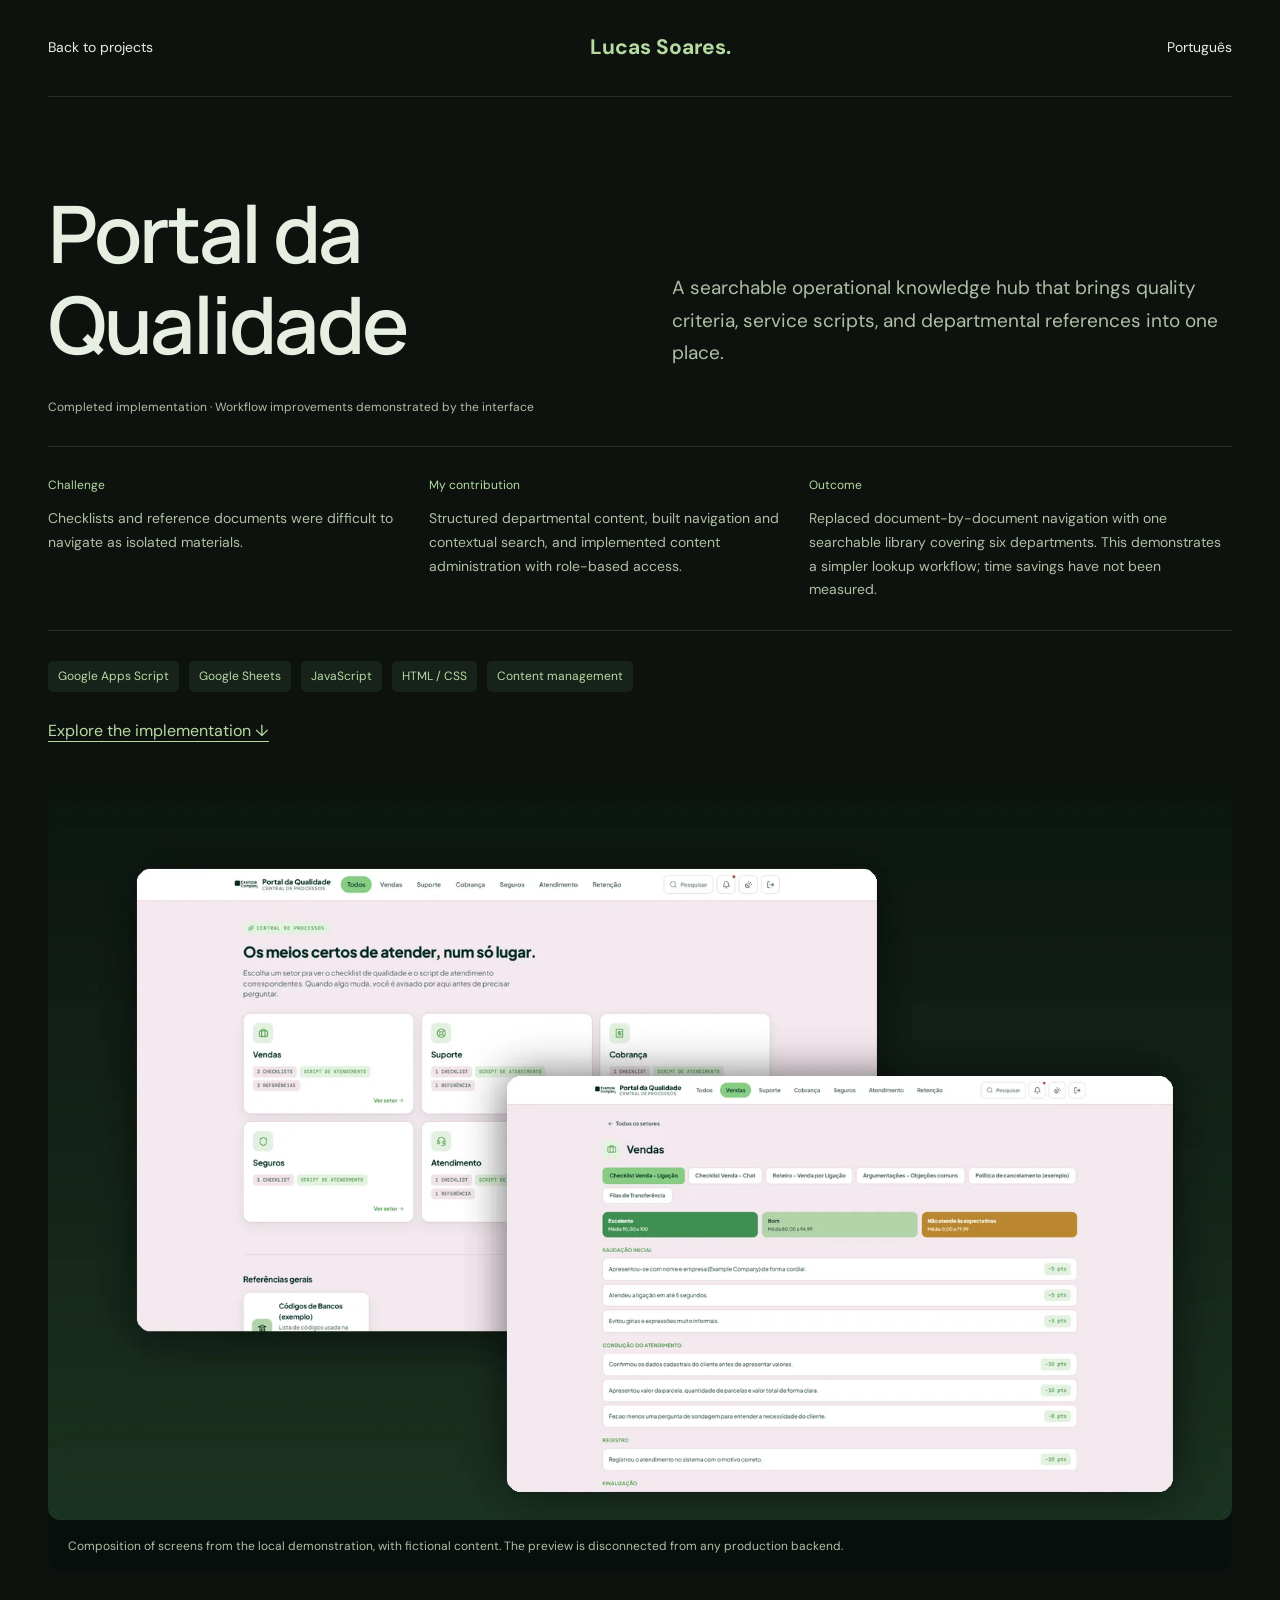
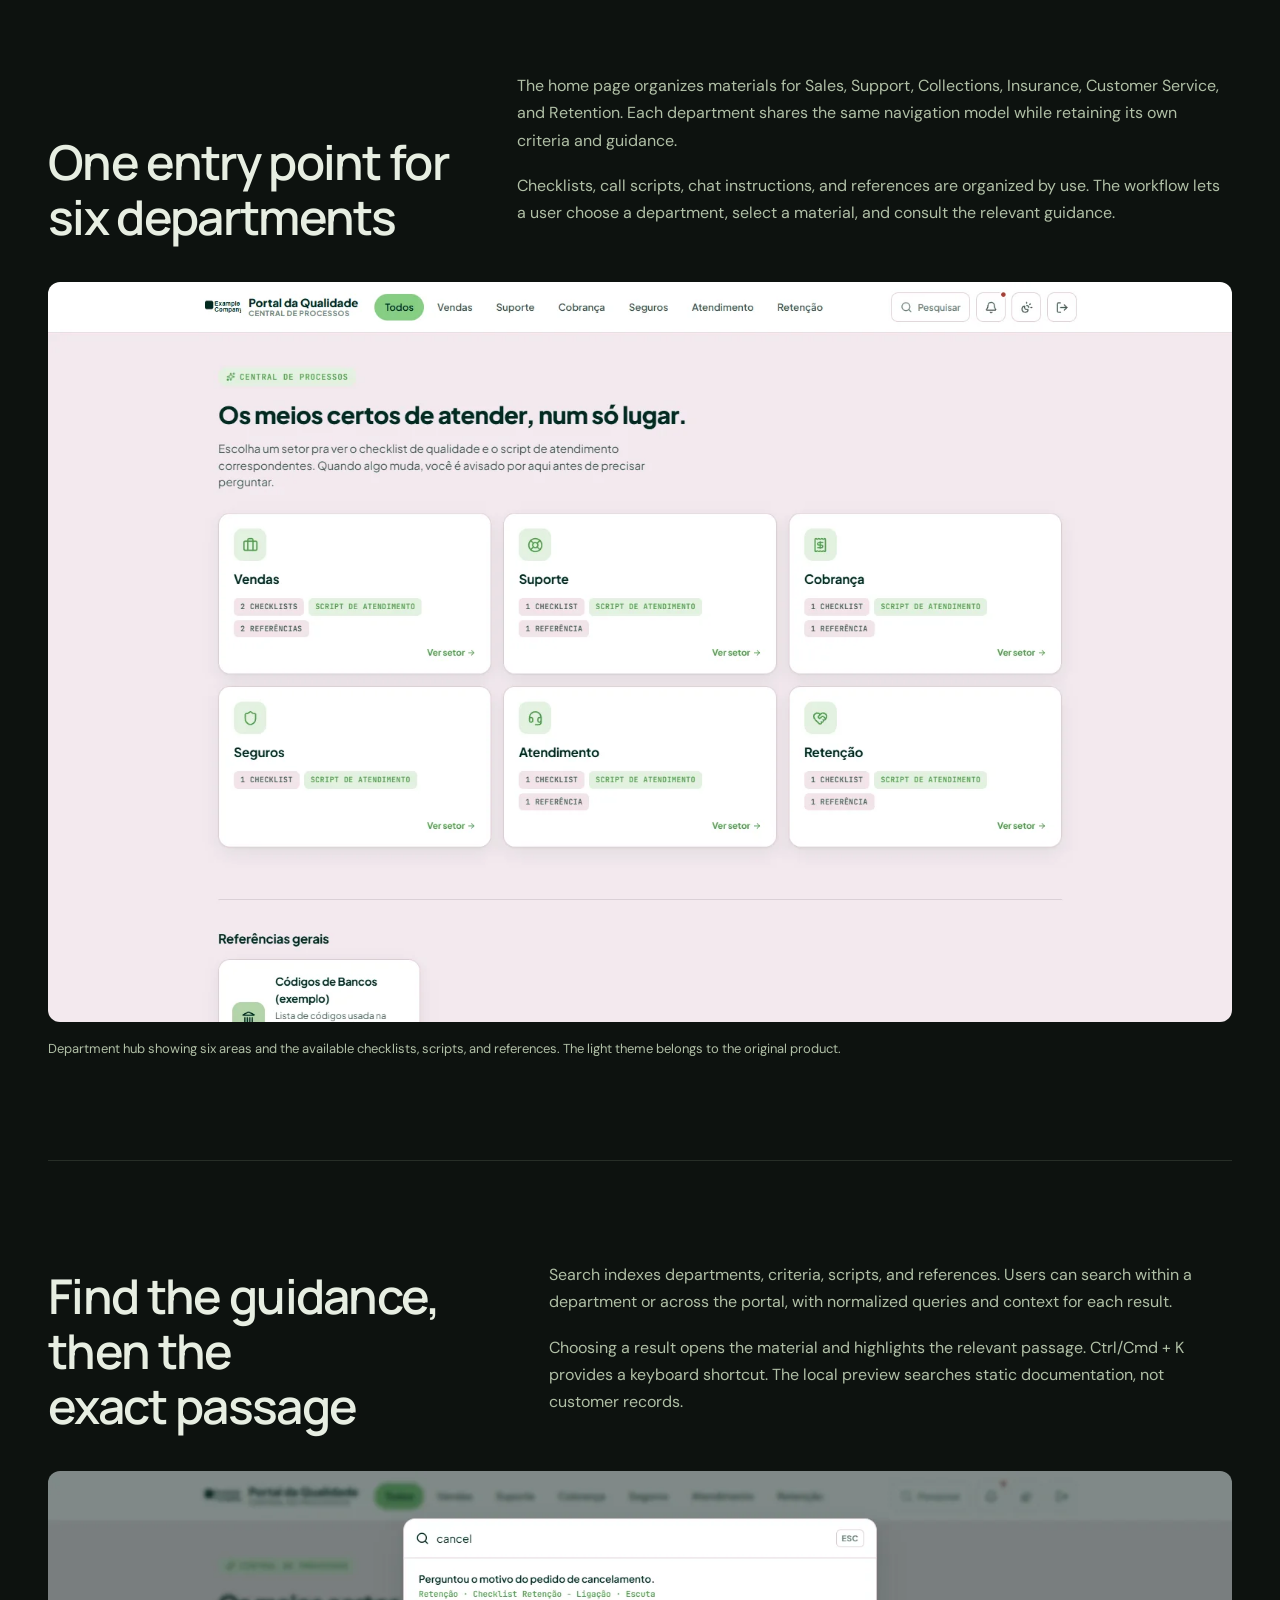
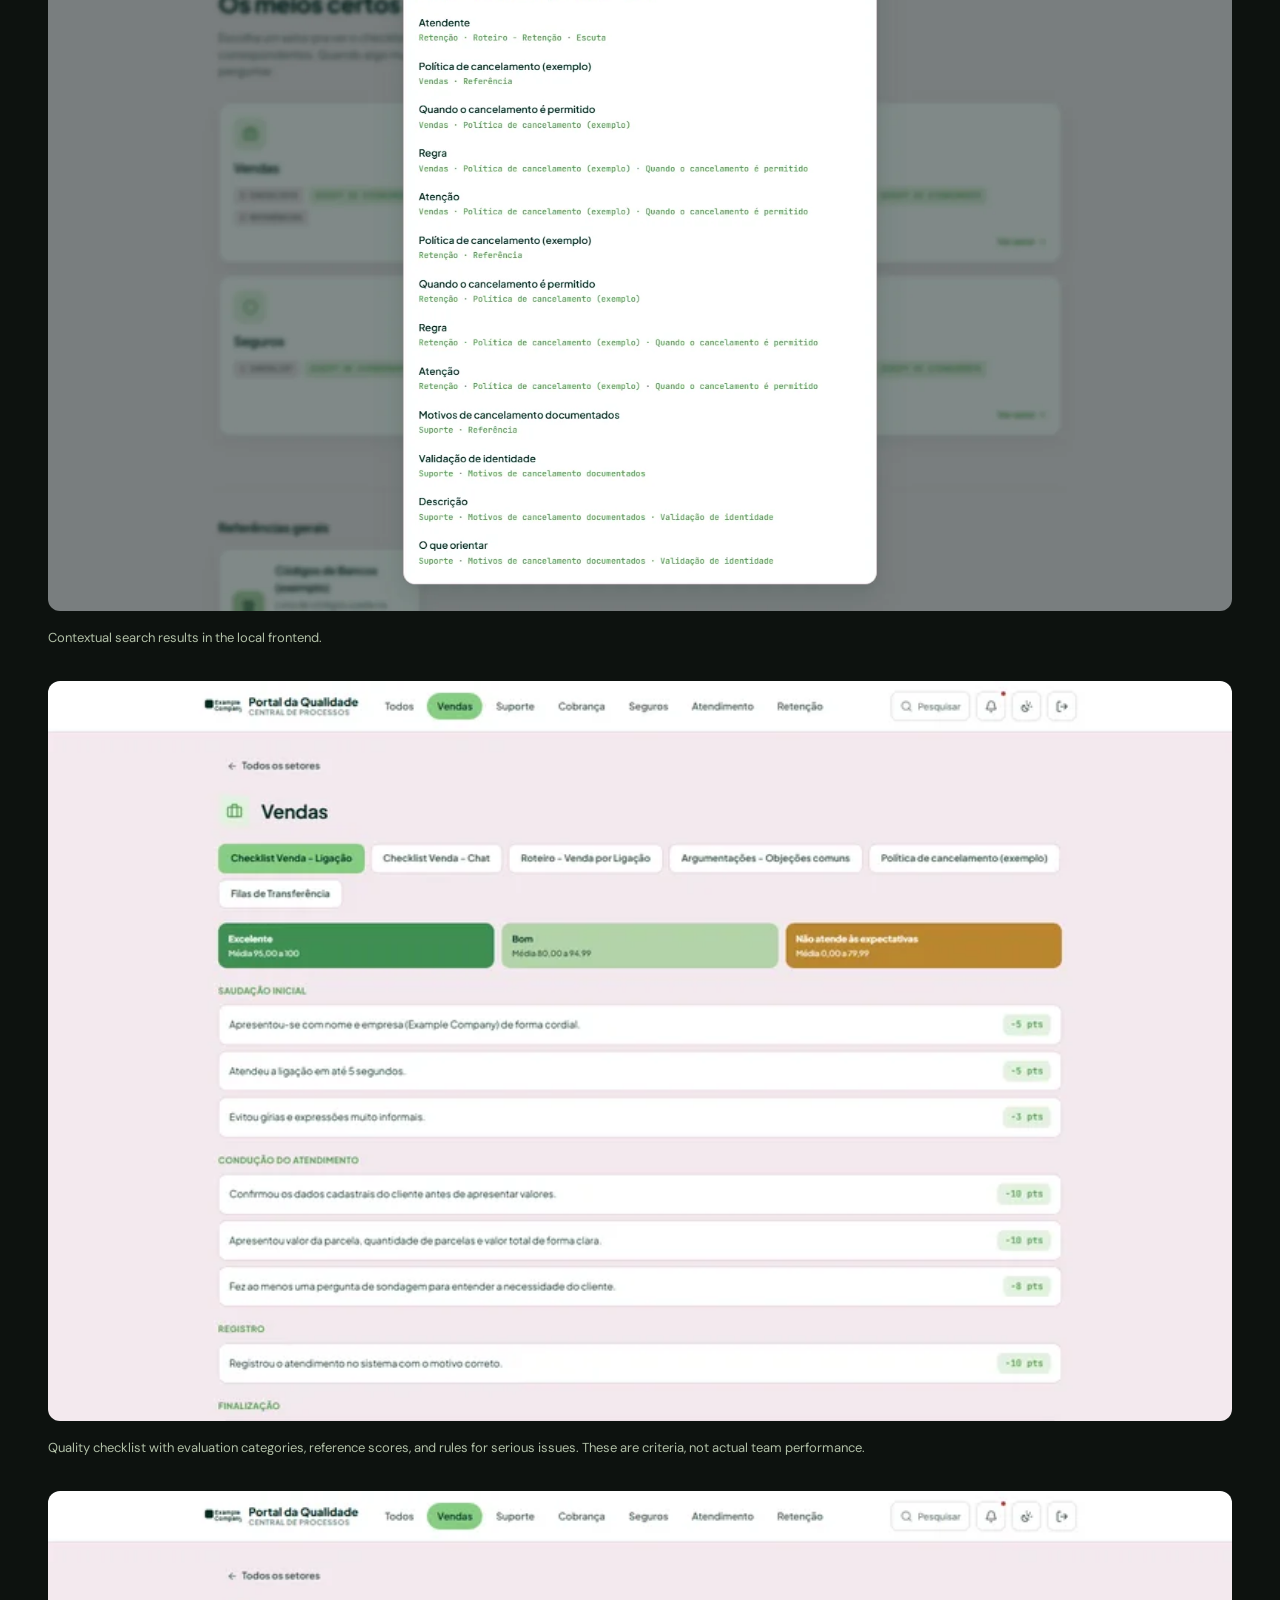
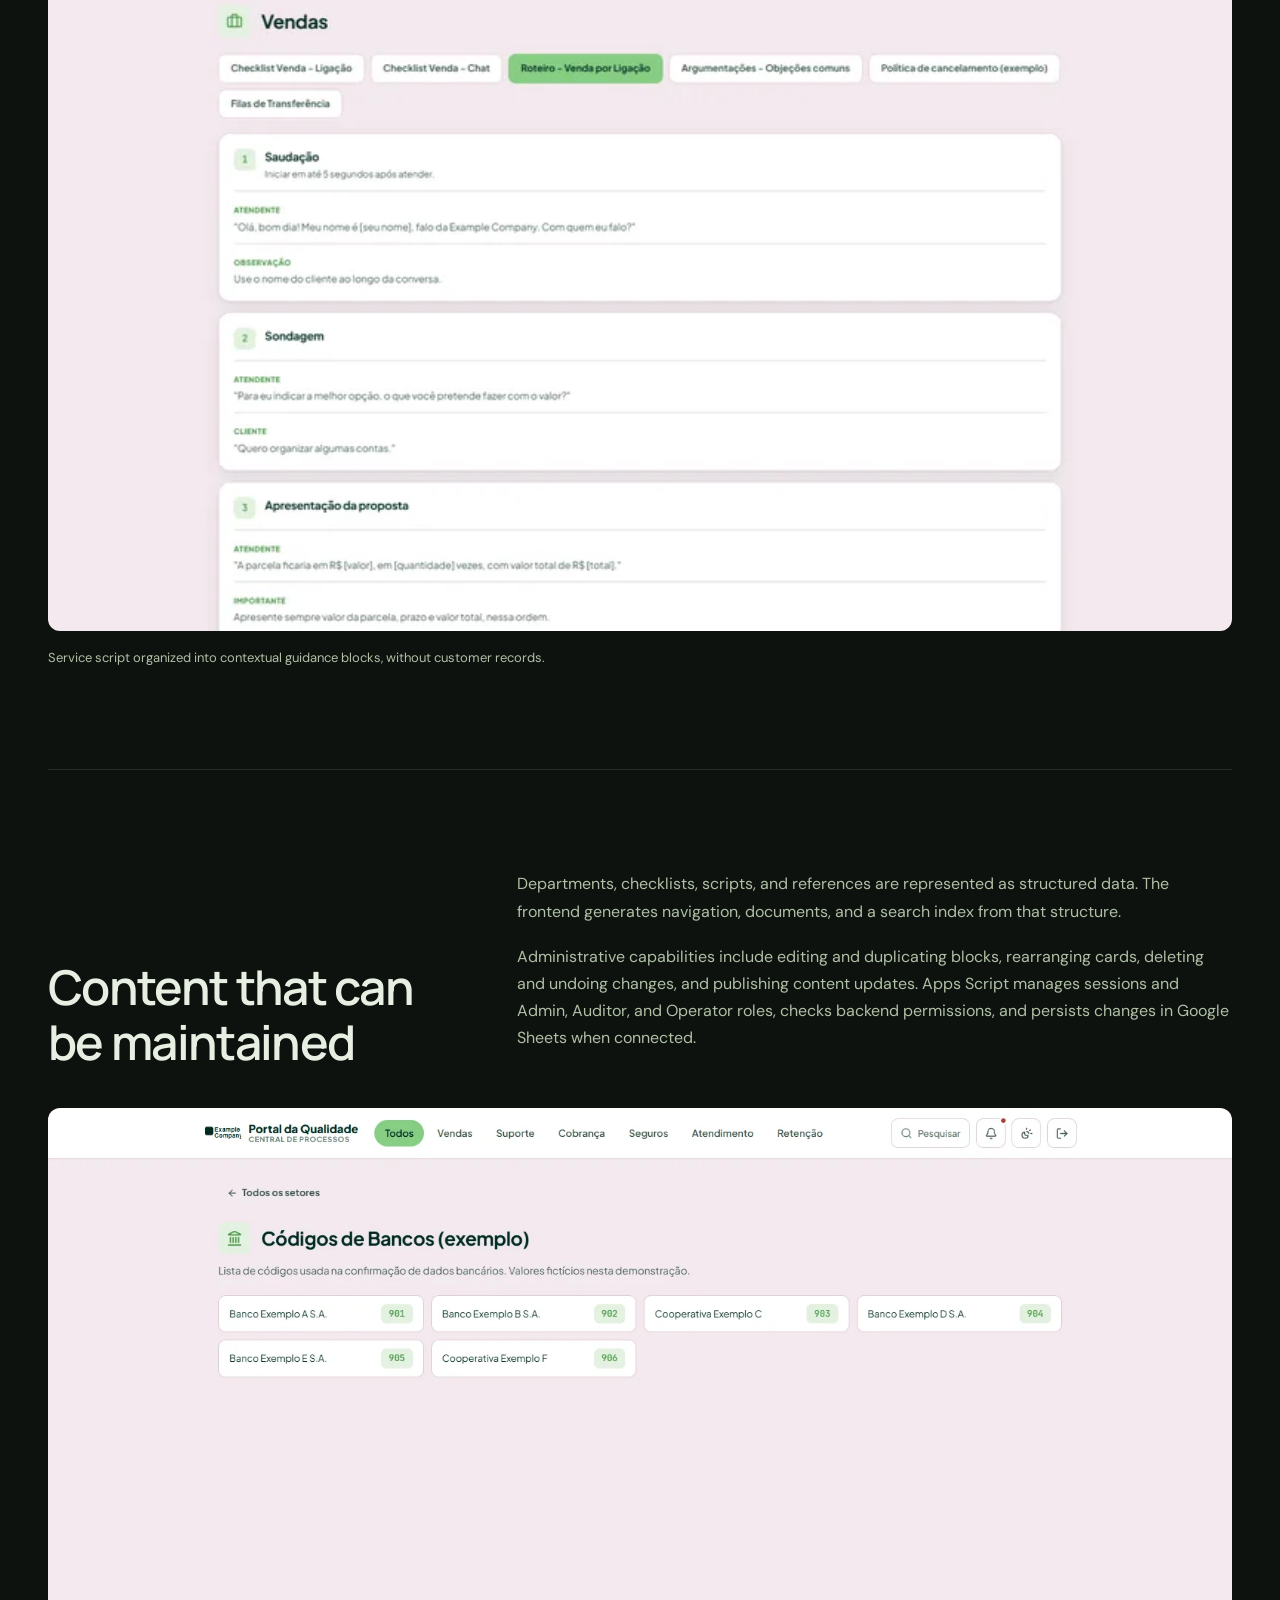
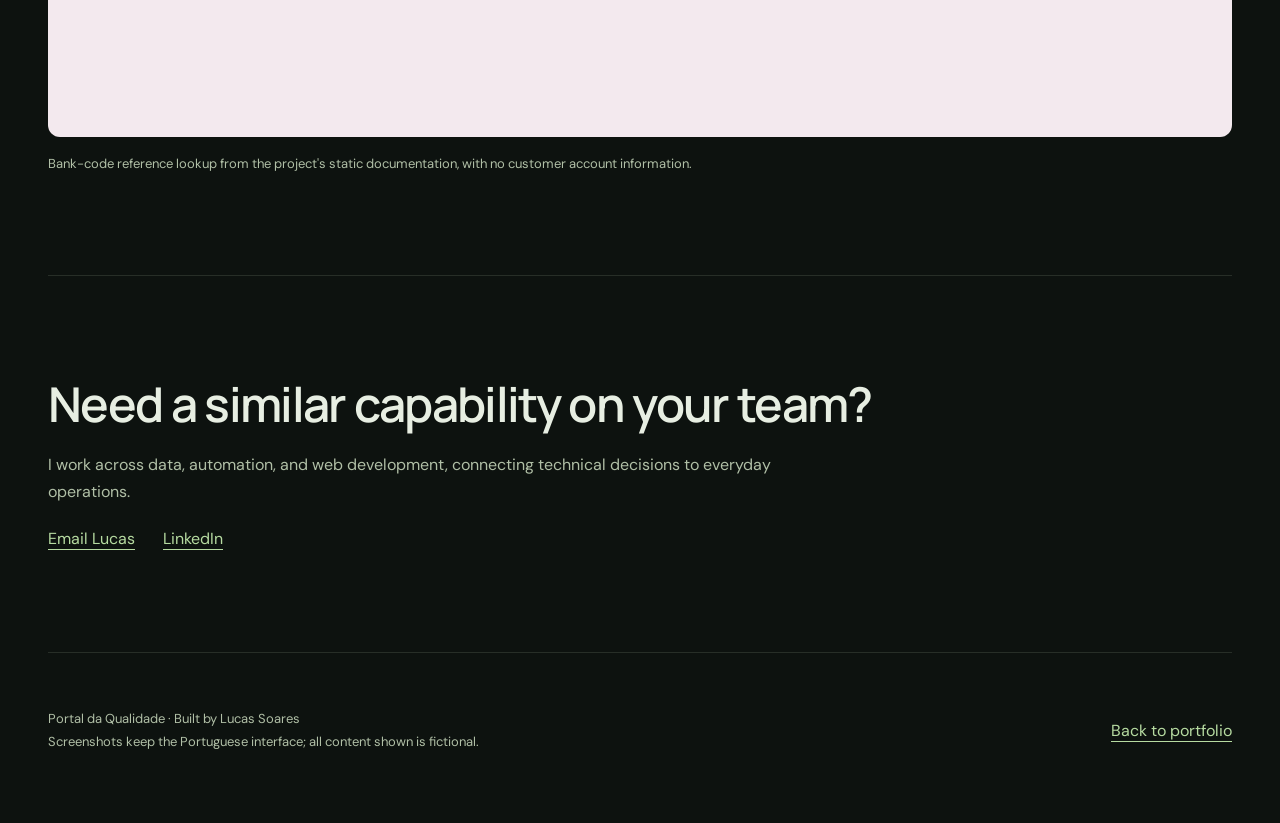
<file: portal-qualidade-en.html>
<!doctype html><html lang="en-US"><head><meta charset="UTF-8"><meta name="viewport" content="width=device-width,initial-scale=1"><meta name="theme-color" content="#0d120f"><meta name="description" content="A searchable operational knowledge hub that brings quality criteria, service scripts, and departmental references into one place."><title>Portal da Qualidade | Lucas Soares</title><link rel="icon" href="favicon.svg"><link rel="preconnect" href="https://fonts.googleapis.com"><link rel="preconnect" href="https://fonts.gstatic.com" crossorigin><link href="https://fonts.googleapis.com/css2?family=DM+Sans:wght@400;500;600&family=Manrope:wght@500;600;700&display=swap" rel="stylesheet"><link rel="stylesheet" href="assina-ai.css?v=20261109"><link rel="stylesheet" href="case-review.css?v=20261109"><link rel="stylesheet" href="case-navigation.css?v=20261109"><script src="case-navigation.js?v=20261109"></script></head><body><div class="case-wrap"><nav class="case-nav" aria-label="Case study navigation"><a href="en.html#project-grid">Back to projects</a><strong>Lucas Soares.</strong><a href="portal-qualidade.html" lang="pt-BR">Português</a></nav><main><header class="case-hero"><div class="case-hero-copy"><h1>Portal da Qualidade</h1><p>A searchable operational knowledge hub that brings quality criteria, service scripts, and departmental references into one place.</p></div><p class="case-evidence-label">Completed implementation · Workflow improvements demonstrated by the interface</p><dl class="case-quick-summary"><div><dt>Challenge</dt><dd>Checklists and reference documents were difficult to navigate as isolated materials.</dd></div><div><dt>My contribution</dt><dd>Structured departmental content, built navigation and contextual search, and implemented content administration with role-based access.</dd></div><div><dt>Outcome</dt><dd>Replaced document-by-document navigation with one searchable library covering six departments. This demonstrates a simpler lookup workflow; time savings have not been measured.</dd></div></dl><div class="case-tech"><span>Google Apps Script</span><span>Google Sheets</span><span>JavaScript</span><span>HTML / CSS</span><span>Content management</span></div><a class="case-evidence-link" href="#interfaces">Explore the implementation ↓</a><figure class="cinema"><div class="screen-media"><img src="assets/portal-qualidade/cover.webp" alt="Composition of screens from the local demonstration, with fictional content. The preview is disconnected from any production backend." loading="eager" width="1600" height="1000"></div><figcaption>Composition of screens from the local demonstration, with fictional content. The preview is disconnected from any production backend.</figcaption></figure></header><section class="case-section" id="interfaces"><div class="section-intro"><h2>One entry point for six departments</h2><div><p>The home page organizes materials for Sales, Support, Collections, Insurance, Customer Service, and Retention. Each department shares the same navigation model while retaining its own criteria and guidance.</p><p>Checklists, call scripts, chat instructions, and references are organized by use. The workflow lets a user choose a department, select a material, and consult the relevant guidance.</p></div></div><figure class="screen-figure"><div class="screen-media"><img src="assets/portal-qualidade/home.webp" alt="Department hub showing six areas and the available checklists, scripts, and references. The light theme belongs to the original product." loading="lazy" width="1600" height="1000"></div><figcaption>Department hub showing six areas and the available checklists, scripts, and references. The light theme belongs to the original product.</figcaption></figure></section><section class="case-section" id="detail-1"><div class="section-intro"><h2>Find the guidance, then the exact passage</h2><div><p>Search indexes departments, criteria, scripts, and references. Users can search within a department or across the portal, with normalized queries and context for each result.</p><p>Choosing a result opens the material and highlights the relevant passage. Ctrl/Cmd + K provides a keyboard shortcut. The local preview searches static documentation, not customer records.</p></div></div><figure class="screen-figure"><div class="screen-media"><img src="assets/portal-qualidade/pesquisa.webp" alt="Contextual search results in the local frontend." loading="lazy" width="1600" height="1000"></div><figcaption>Contextual search results in the local frontend.</figcaption></figure><figure class="screen-figure"><div class="screen-media"><img src="assets/portal-qualidade/checklist-small.webp" alt="Quality checklist with evaluation categories, reference scores, and rules for serious issues. These are criteria, not actual team performance." loading="lazy" width="1600" height="1000"></div><figcaption>Quality checklist with evaluation categories, reference scores, and rules for serious issues. These are criteria, not actual team performance.</figcaption></figure><figure class="screen-figure"><div class="screen-media"><img src="assets/portal-qualidade/roteiro-small.webp" alt="Service script organized into contextual guidance blocks, without customer records." loading="lazy" width="1600" height="1000"></div><figcaption>Service script organized into contextual guidance blocks, without customer records.</figcaption></figure></section><section class="case-section" id="detail-2"><div class="section-intro"><h2>Content that can be maintained</h2><div><p>Departments, checklists, scripts, and references are represented as structured data. The frontend generates navigation, documents, and a search index from that structure.</p><p>Administrative capabilities include editing and duplicating blocks, rearranging cards, deleting and undoing changes, and publishing content updates. Apps Script manages sessions and Admin, Auditor, and Operator roles, checks backend permissions, and persists changes in Google Sheets when connected.</p></div></div><figure class="screen-figure"><div class="screen-media"><img src="assets/portal-qualidade/referencia.webp" alt="Bank-code reference lookup from the project&#x27;s static documentation, with no customer account information." loading="lazy" width="1600" height="1000"></div><figcaption>Bank-code reference lookup from the project&#x27;s static documentation, with no customer account information.</figcaption></figure></section><section class="case-section case-next"><h2>Need a similar capability on your team?</h2><p>I work across data, automation, and web development, connecting technical decisions to everyday operations.</p><a href="mailto:Lucassoares8365@gmail.com">Email Lucas</a><a href="https://www.linkedin.com/in/lksuey/" target="_blank" rel="noopener noreferrer">LinkedIn</a></section></main><footer class="case-footer"><p>Portal da Qualidade · Built by Lucas Soares<br>Screenshots keep the Portuguese interface; all content shown is fictional.</p><a href="en.html#project-grid">Back to portfolio</a></footer></div></body></html>
</file>
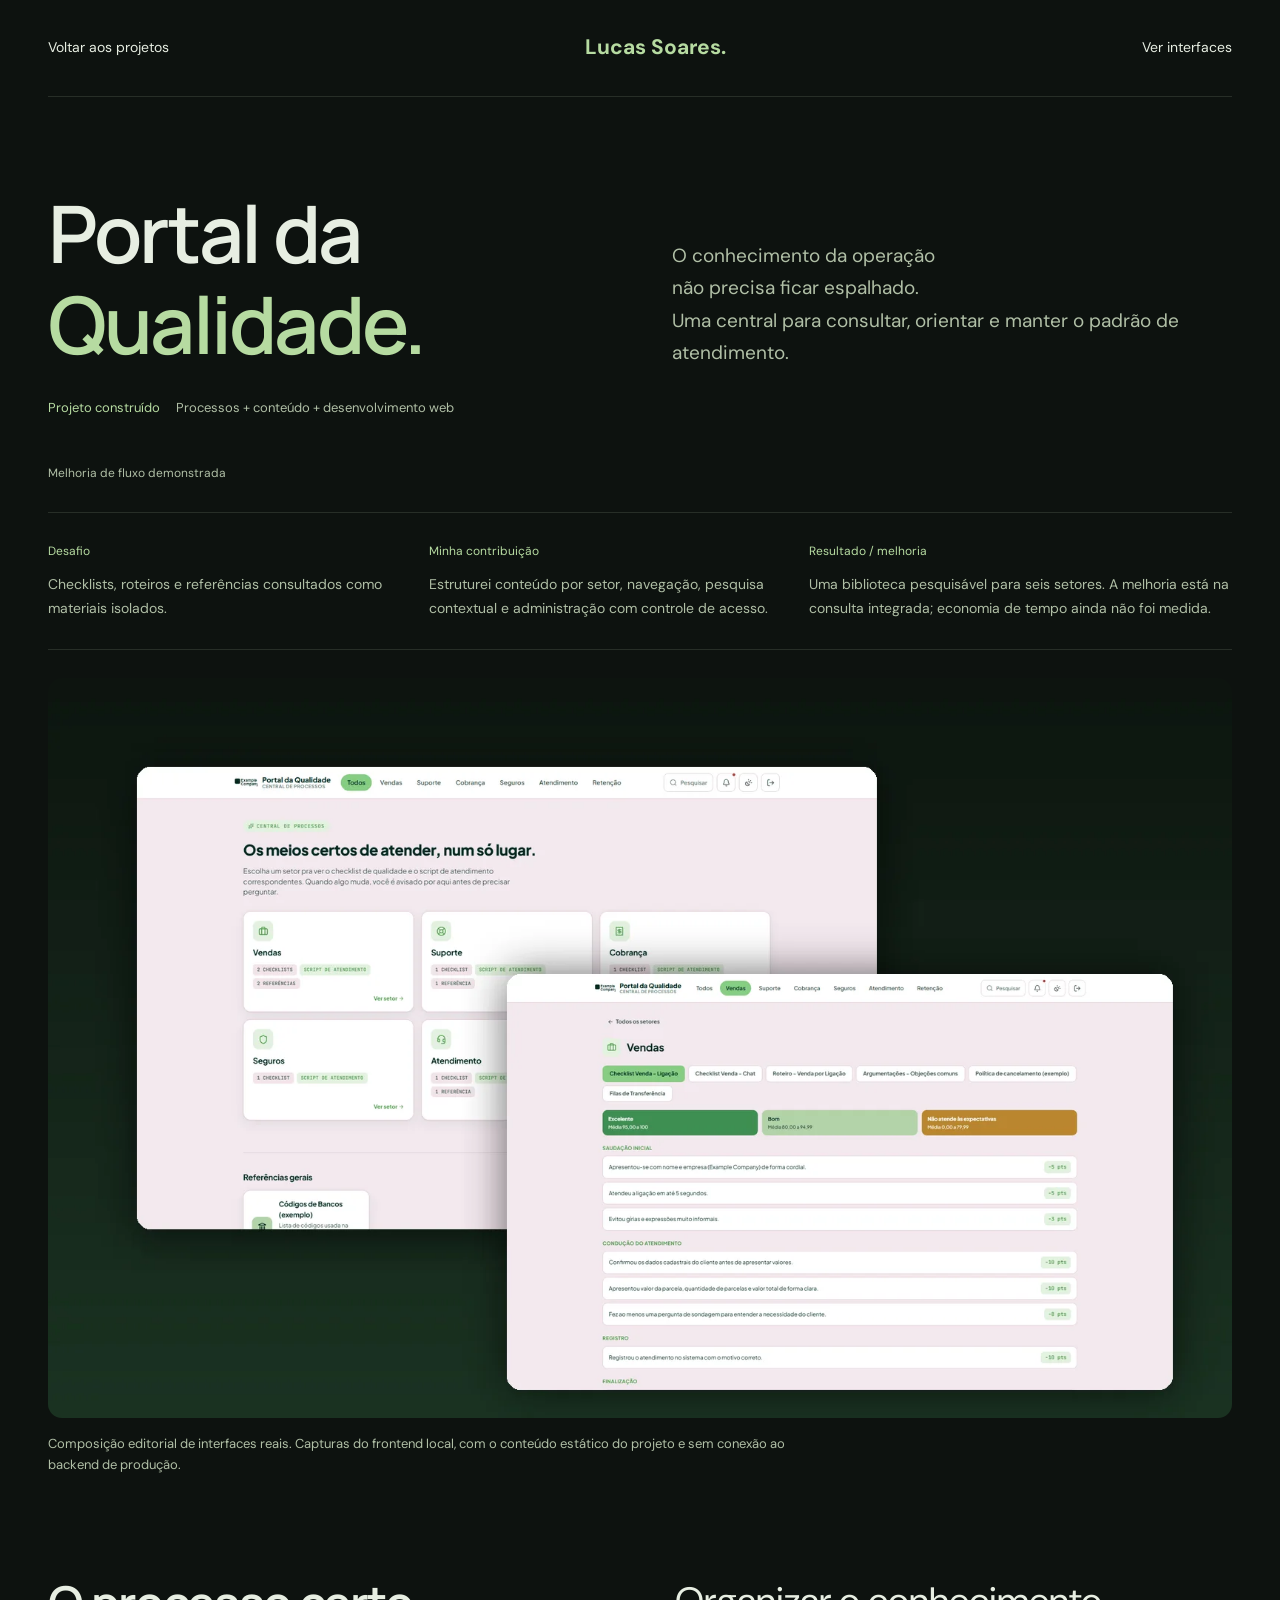
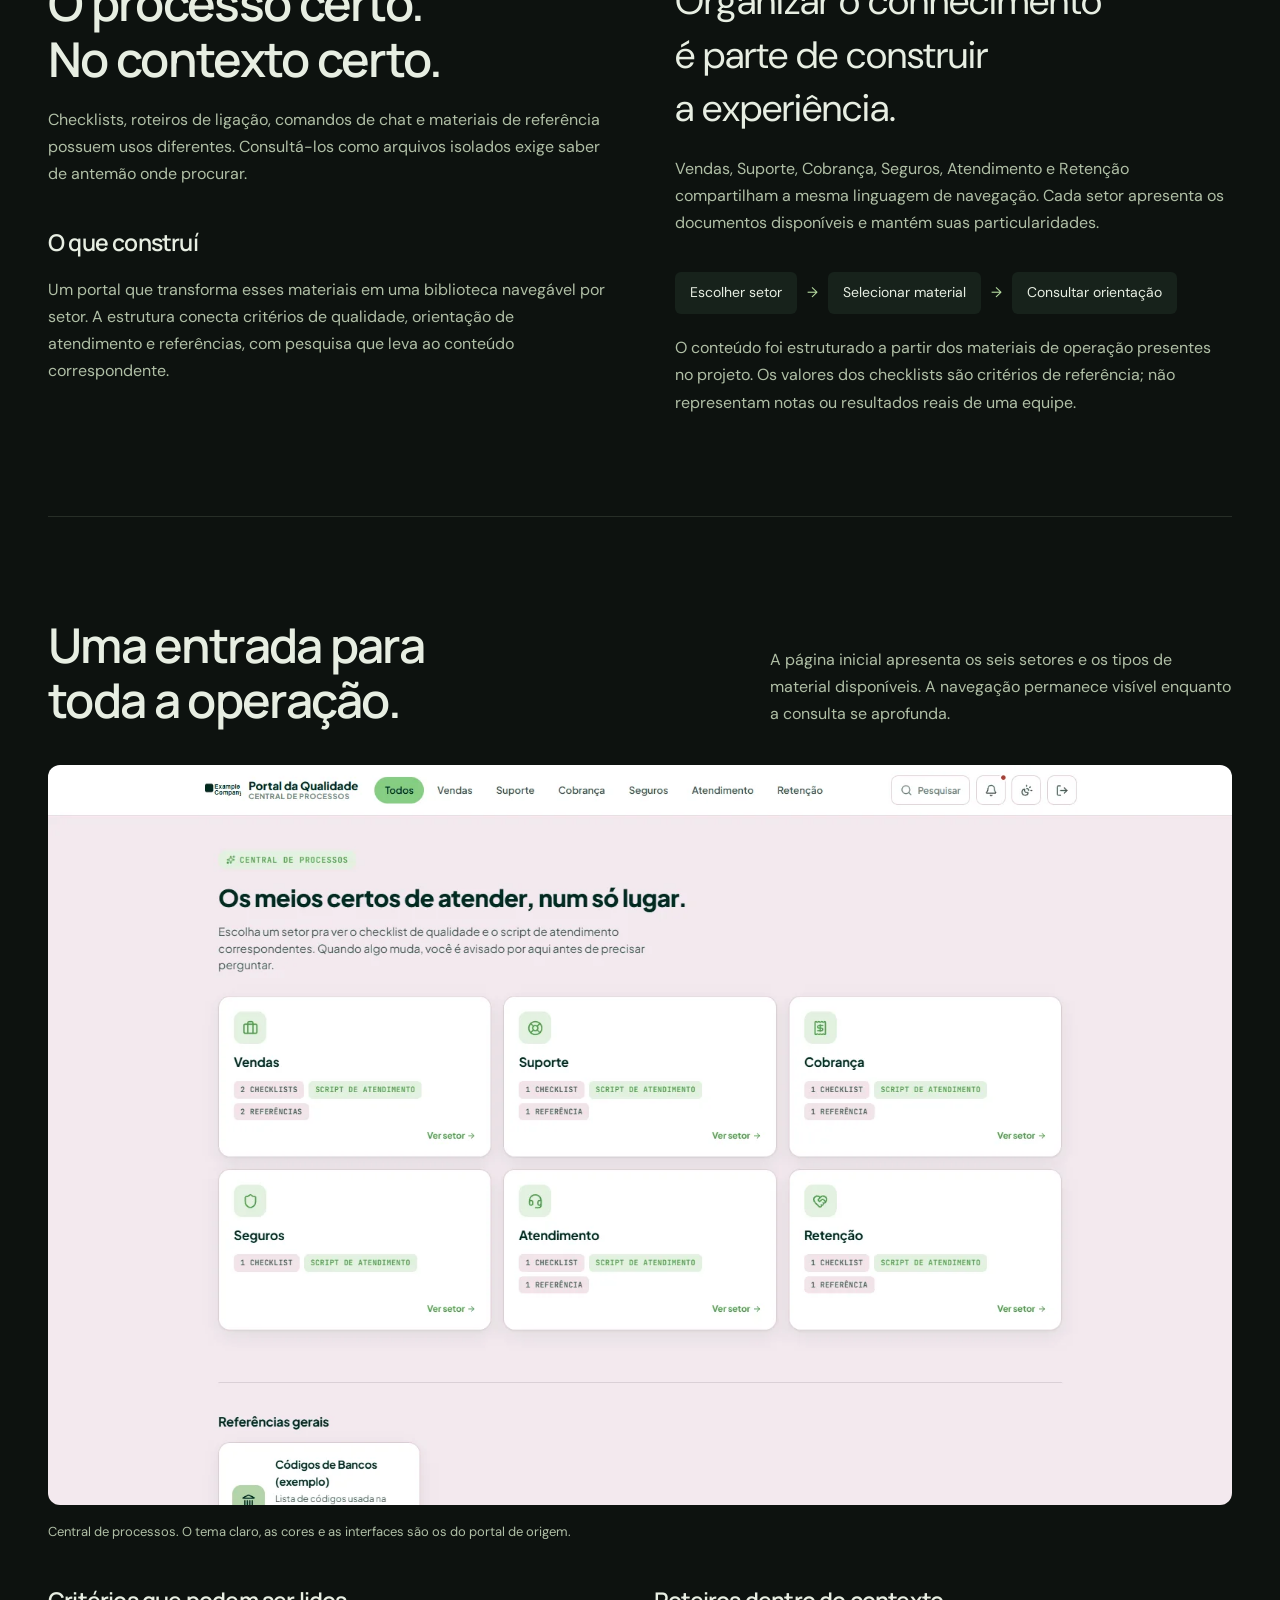
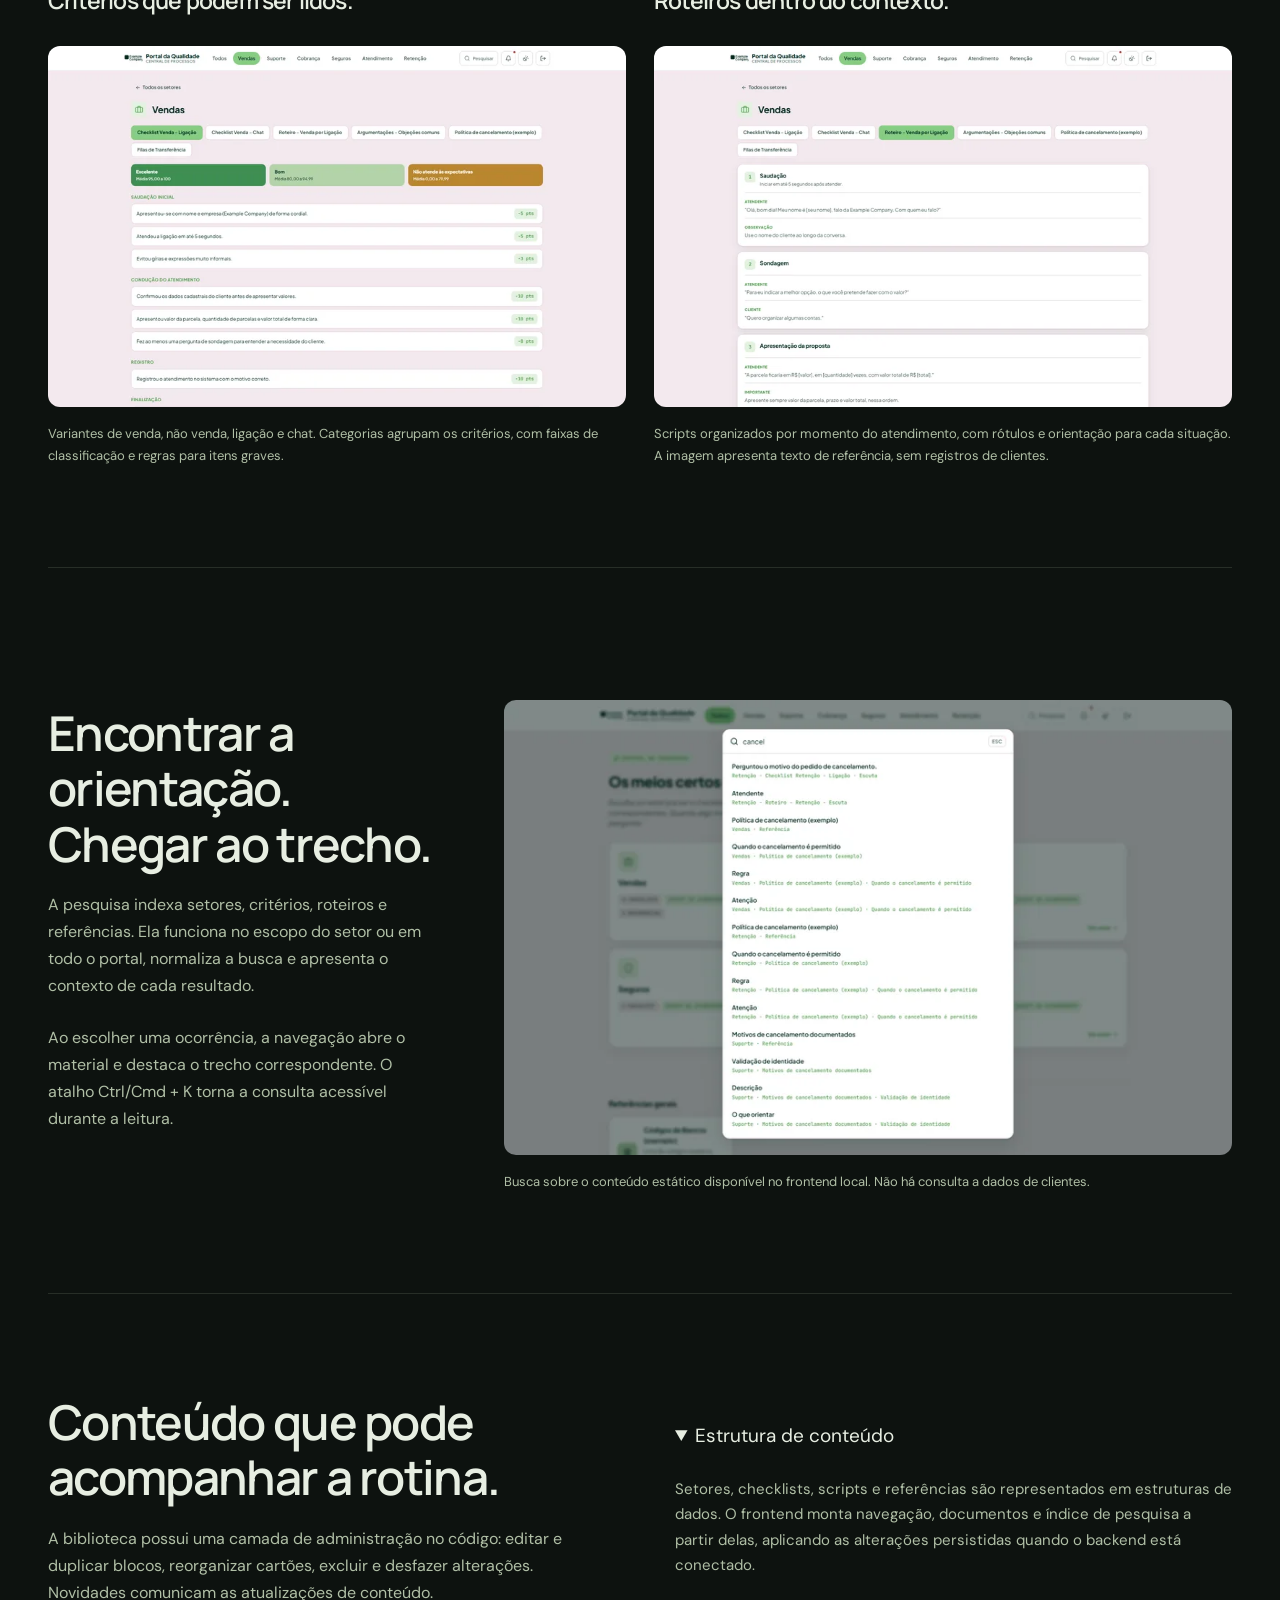
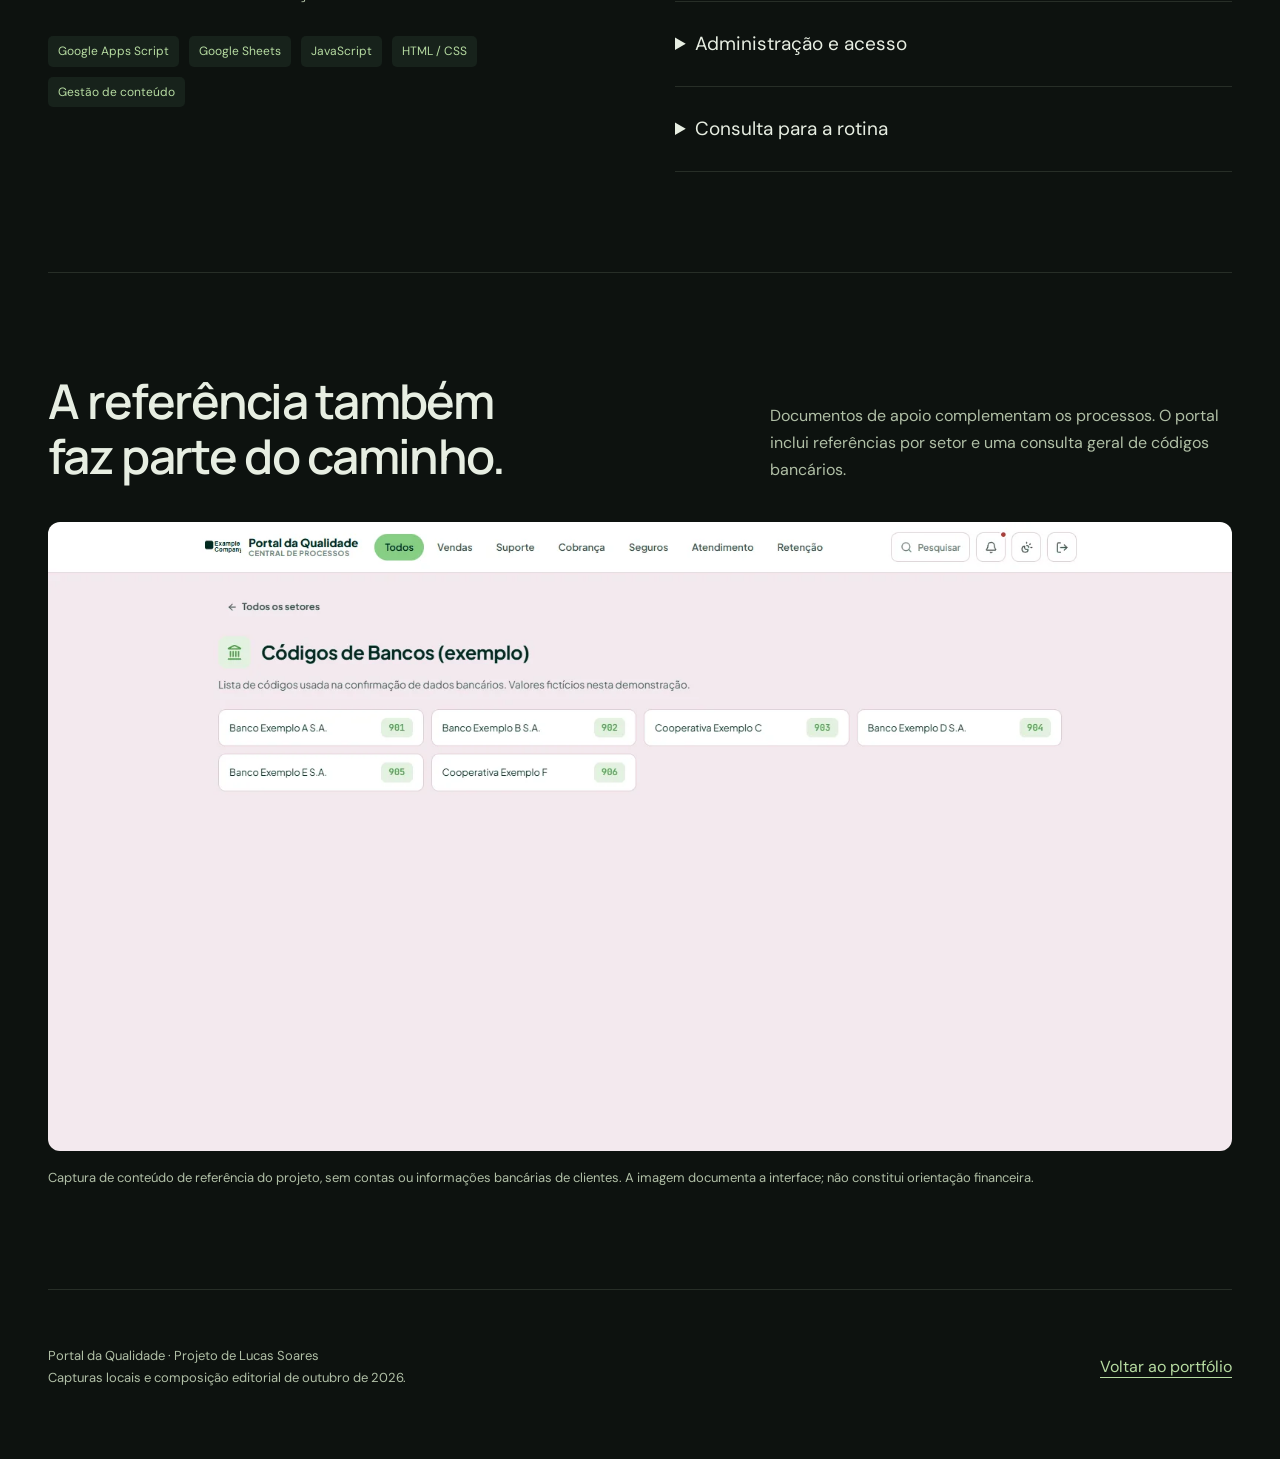
<file: portal-qualidade.html>
<!doctype html>
<html lang="pt-BR">
<head>
  <meta charset="UTF-8"><meta name="viewport" content="width=device-width,initial-scale=1"><meta name="theme-color" content="#0d120f">
  <meta name="description" content="Portal da Qualidade: central de processos, checklists, roteiros e referências de atendimento. Projeto de desenvolvimento web e organização de conteúdo por Lucas Soares.">
  <title>Portal da Qualidade — projeto de Lucas Soares</title><link rel="icon" href="favicon.svg" type="image/svg+xml">
  <link rel="preconnect" href="https://fonts.googleapis.com"><link rel="preconnect" href="https://fonts.gstatic.com" crossorigin>
  <link href="https://fonts.googleapis.com/css2?family=DM+Sans:wght@400;500;600&family=Manrope:wght@500;600;700&display=swap" rel="stylesheet">
  <link rel="stylesheet" href="assina-ai.css?v=20261109"><link rel="stylesheet" href="portal-qualidade.css?v=20261109">
<link rel="stylesheet" href="case-navigation.css?v=20261109"><script src="case-navigation.js?v=20261109"></script><link rel="stylesheet" href="case-review.css?v=20261109"></head>
<body><div class="case-wrap">
  <nav class="case-nav" aria-label="Navegação do case"><a href="index.html#projetos">Voltar aos projetos</a><strong>Lucas Soares.</strong><a href="#interfaces">Ver interfaces</a></nav>
  <main>
    <header class="case-hero">
      <div class="case-hero-copy"><h1>Portal da<br><span>Qualidade.</span></h1><p>O conhecimento da operação<br>não precisa ficar espalhado.<br>Uma central para consultar, orientar e manter o padrão de atendimento.</p></div>
      <div class="case-status"><span>Projeto construído</span><span>Processos + conteúdo + desenvolvimento web</span></div>
      <!-- case-summary-start --><p class="case-evidence-label">Melhoria de fluxo demonstrada</p><dl class="case-quick-summary"><div><dt>Desafio</dt><dd>Checklists, roteiros e referências consultados como materiais isolados.</dd></div><div><dt>Minha contribuição</dt><dd>Estruturei conteúdo por setor, navegação, pesquisa contextual e administração com controle de acesso.</dd></div><div><dt>Resultado / melhoria</dt><dd>Uma biblioteca pesquisável para seis setores. A melhoria está na consulta integrada; economia de tempo ainda não foi medida.</dd></div></dl><!-- case-summary-end --><figure class="cinema portal-cover"><img src="assets/portal-qualidade/cover.webp" srcset="assets/portal-qualidade/cover-small.webp 800w, assets/portal-qualidade/cover.webp 1600w" sizes="(max-width:900px) 100vw, 1280px" width="1600" height="900" fetchpriority="high" alt="Arte editorial composta a partir de capturas da demonstração local, com conteúdo fictício, da central de setores e do checklist do Portal da Qualidade."></figure>
      <p class="caption">Composição editorial de interfaces reais. Capturas do frontend local, com o conteúdo estático do projeto e sem conexão ao backend de produção.</p>
    </header>
    <section class="case-section story-grid" aria-labelledby="desafio">
      <div><h2 id="desafio">O processo certo.<br>No contexto certo.</h2><p>Checklists, roteiros de ligação, comandos de chat e materiais de referência possuem usos diferentes. Consultá-los como arquivos isolados exige saber de antemão onde procurar.</p><h3>O que construí</h3><p>Um portal que transforma esses materiais em uma biblioteca navegável por setor. A estrutura conecta critérios de qualidade, orientação de atendimento e referências, com pesquisa que leva ao conteúdo correspondente.</p></div>
      <div><p class="case-statement">Organizar o conhecimento<br>é parte de construir<br>a experiência.</p><p>Vendas, Suporte, Cobrança, Seguros, Atendimento e Retenção compartilham a mesma linguagem de navegação. Cada setor apresenta os documentos disponíveis e mantém suas particularidades.</p><div class="case-flow" aria-label="Caminho de consulta"><span>Escolher setor</span><b aria-hidden="true">→</b><span>Selecionar material</span><b aria-hidden="true">→</b><span>Consultar orientação</span></div><p>O conteúdo foi estruturado a partir dos materiais de operação presentes no projeto. Os valores dos checklists são critérios de referência; não representam notas ou resultados reais de uma equipe.</p></div>
    </section>
    <section class="case-section" id="interfaces" aria-labelledby="central">
      <div class="section-intro"><h2 id="central">Uma entrada para<br>toda a operação.</h2><p>A página inicial apresenta os seis setores e os tipos de material disponíveis. A navegação permanece visível enquanto a consulta se aprofunda.</p></div>
      <figure class="screen-figure"><div class="screen-media"><img src="assets/portal-qualidade/home.webp" srcset="assets/portal-qualidade/home-small.webp 800w, assets/portal-qualidade/home.webp 1600w" sizes="(max-width:900px) 100vw, 1280px" width="1600" height="1000" loading="lazy" alt="Página do Portal da Qualidade com seis setores (conteúdo fictício) e indicação de checklists, scripts e referências."></div><figcaption>Central de processos. O tema claro, as cores e as interfaces são os do portal de origem.</figcaption></figure>
      <div class="screen-pair"><div><h3>Critérios que podem ser lidos.</h3><figure class="screen-figure"><div class="screen-media"><img src="assets/portal-qualidade/checklist-small.webp" width="800" height="500" loading="lazy" alt="Checklist de Vendas com categorias de avaliação, critérios e pontuação de referência."></div><figcaption>Variantes de venda, não venda, ligação e chat. Categorias agrupam os critérios, com faixas de classificação e regras para itens graves.</figcaption></figure></div><div><h3>Roteiros dentro do contexto.</h3><figure class="screen-figure"><div class="screen-media"><img src="assets/portal-qualidade/roteiro-small.webp" width="800" height="500" loading="lazy" alt="Roteiro de vendas fictício dividido em blocos de atendimento e orientação."></div><figcaption>Scripts organizados por momento do atendimento, com rótulos e orientação para cada situação. A imagem apresenta texto de referência, sem registros de clientes.</figcaption></figure></div></div>
    </section>
    <section class="case-section meta-layout" aria-labelledby="busca">
      <div><h2 id="busca">Encontrar a orientação.<br>Chegar ao trecho.</h2><p>A pesquisa indexa setores, critérios, roteiros e referências. Ela funciona no escopo do setor ou em todo o portal, normaliza a busca e apresenta o contexto de cada resultado.</p><p>Ao escolher uma ocorrência, a navegação abre o material e destaca o trecho correspondente. O atalho Ctrl/Cmd + K torna a consulta acessível durante a leitura.</p></div>
      <figure class="screen-figure"><div class="screen-media"><img src="assets/portal-qualidade/pesquisa.webp" srcset="assets/portal-qualidade/pesquisa-small.webp 800w, assets/portal-qualidade/pesquisa.webp 1600w" sizes="(max-width:900px) 100vw, 750px" width="1600" height="1000" loading="lazy" alt="Pesquisa do Portal da Qualidade pelo termo cancelamento, com resultados e contexto de documentos."></div><figcaption>Busca sobre o conteúdo estático disponível no frontend local. Não há consulta a dados de clientes.</figcaption></figure>
    </section>
    <section class="case-section engineering" aria-labelledby="conteudo">
      <div><h2 id="conteudo">Conteúdo que pode<br>acompanhar a rotina.</h2><p>A biblioteca possui uma camada de administração no código: editar e duplicar blocos, reorganizar cartões, excluir e desfazer alterações. Novidades comunicam as atualizações de conteúdo.</p><div class="case-tech"><span>Google Apps Script</span><span>Google Sheets</span><span>JavaScript</span><span>HTML / CSS</span><span>Gestão de conteúdo</span></div></div>
      <div><details open><summary>Estrutura de conteúdo</summary><p>Setores, checklists, scripts e referências são representados em estruturas de dados. O frontend monta navegação, documentos e índice de pesquisa a partir delas, aplicando as alterações persistidas quando o backend está conectado.</p></details><details><summary>Administração e acesso</summary><p>O Apps Script implementa sessões, perfis Admin, Auditor e Operador e persistência do conteúdo editado no Google Sheets. As ações administrativas possuem verificação de permissão no backend. Os perfis separam a consulta do conteúdo e sua manutenção.</p></details><details><summary>Consulta para a rotina</summary><p>Projetado para uso em computador, o portal mantém navegação, pesquisa e leitura no mesmo ambiente. A estrutura permite aprofundar a consulta sem perder o setor e o documento de referência.</p></details></div>
    </section>
    <section class="case-section" aria-labelledby="referencias"><div class="section-intro"><h2 id="referencias">A referência também<br>faz parte do caminho.</h2><p>Documentos de apoio complementam os processos. O portal inclui referências por setor e uma consulta geral de códigos bancários.</p></div><figure class="screen-figure"><div class="screen-media"><img src="assets/portal-qualidade/referencia.webp" srcset="assets/portal-qualidade/referencia-small.webp 800w, assets/portal-qualidade/referencia.webp 1600w" sizes="(max-width:900px) 100vw, 1280px" width="1600" height="850" loading="lazy" alt="Consulta de códigos bancários implementada no Portal da Qualidade, a partir do conteúdo estático do projeto."></div><figcaption>Captura de conteúdo de referência do projeto, sem contas ou informações bancárias de clientes. A imagem documenta a interface; não constitui orientação financeira.</figcaption></figure></section>
  </main>
  <footer class="case-footer"><p>Portal da Qualidade · Projeto de Lucas Soares<br>Capturas locais e composição editorial de outubro de 2026.</p><a href="index.html#projetos">Voltar ao portfólio</a></footer>
</div></body></html>
</file>
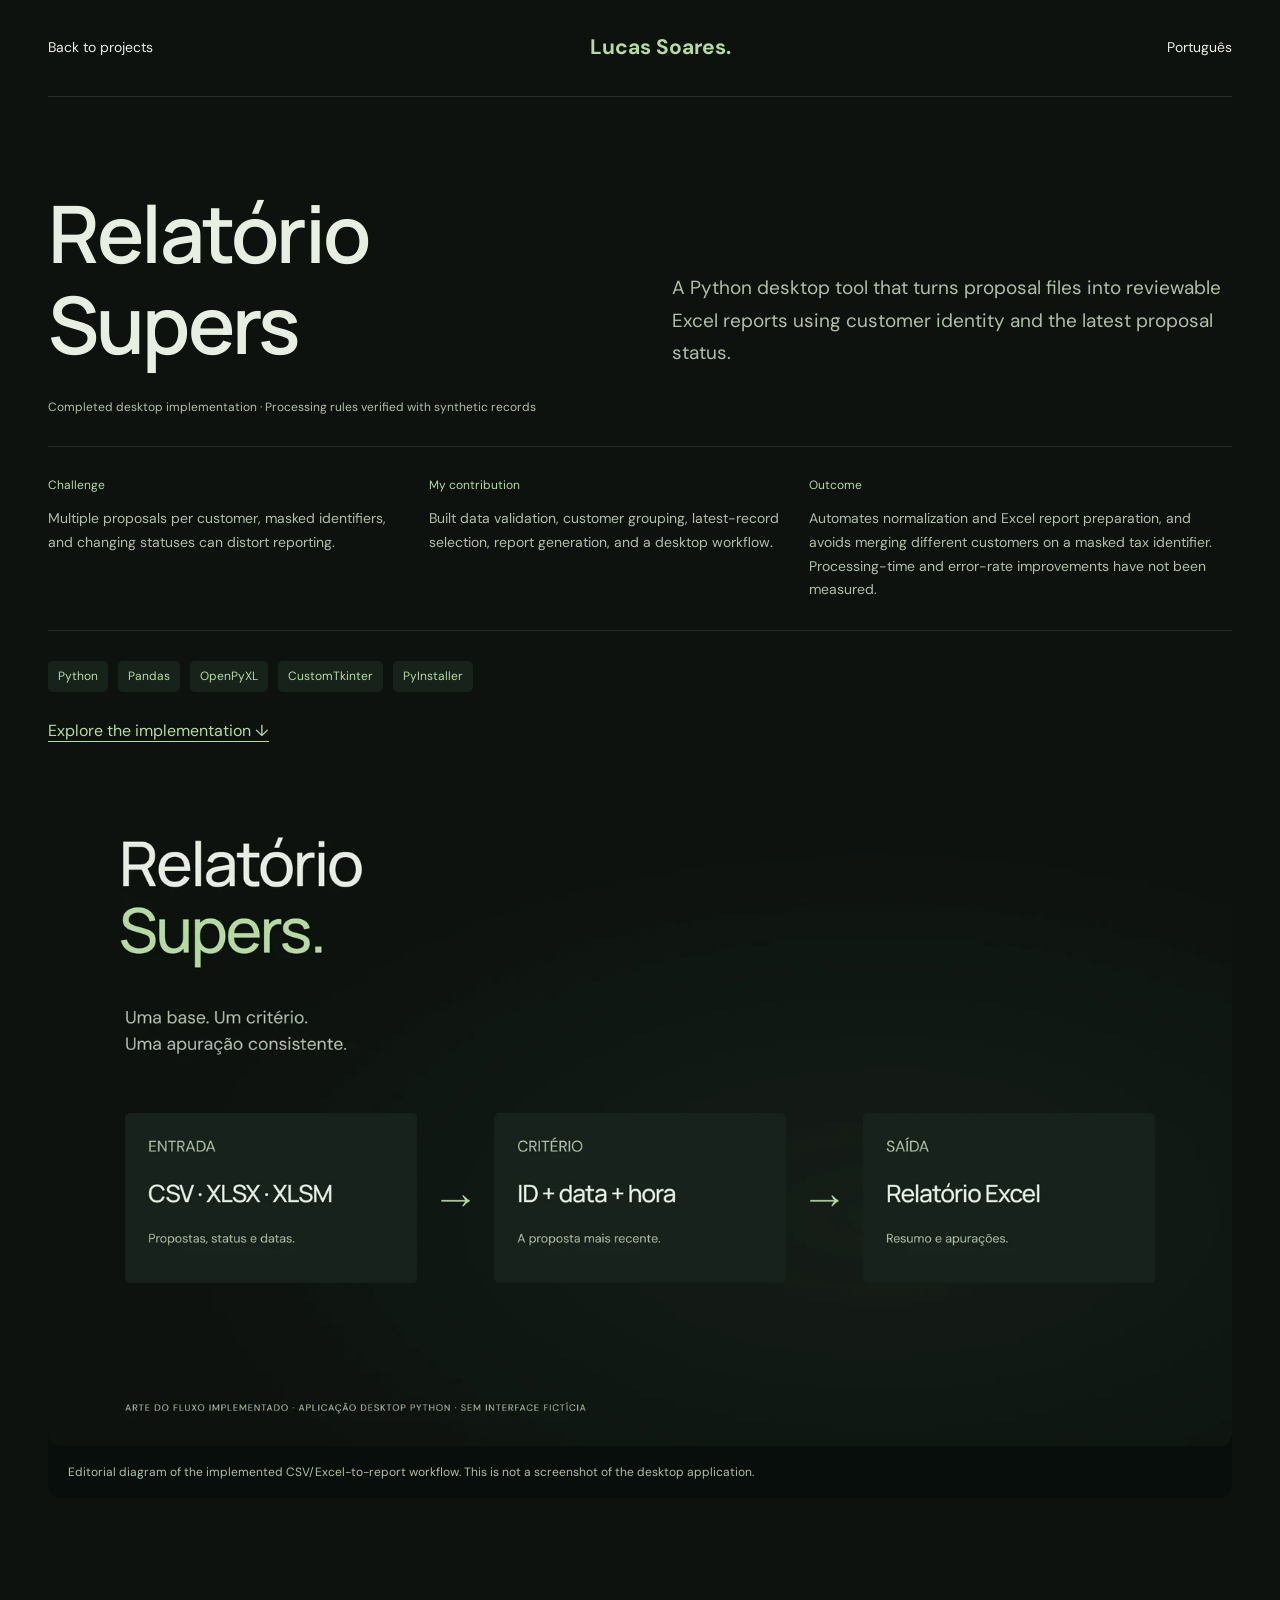
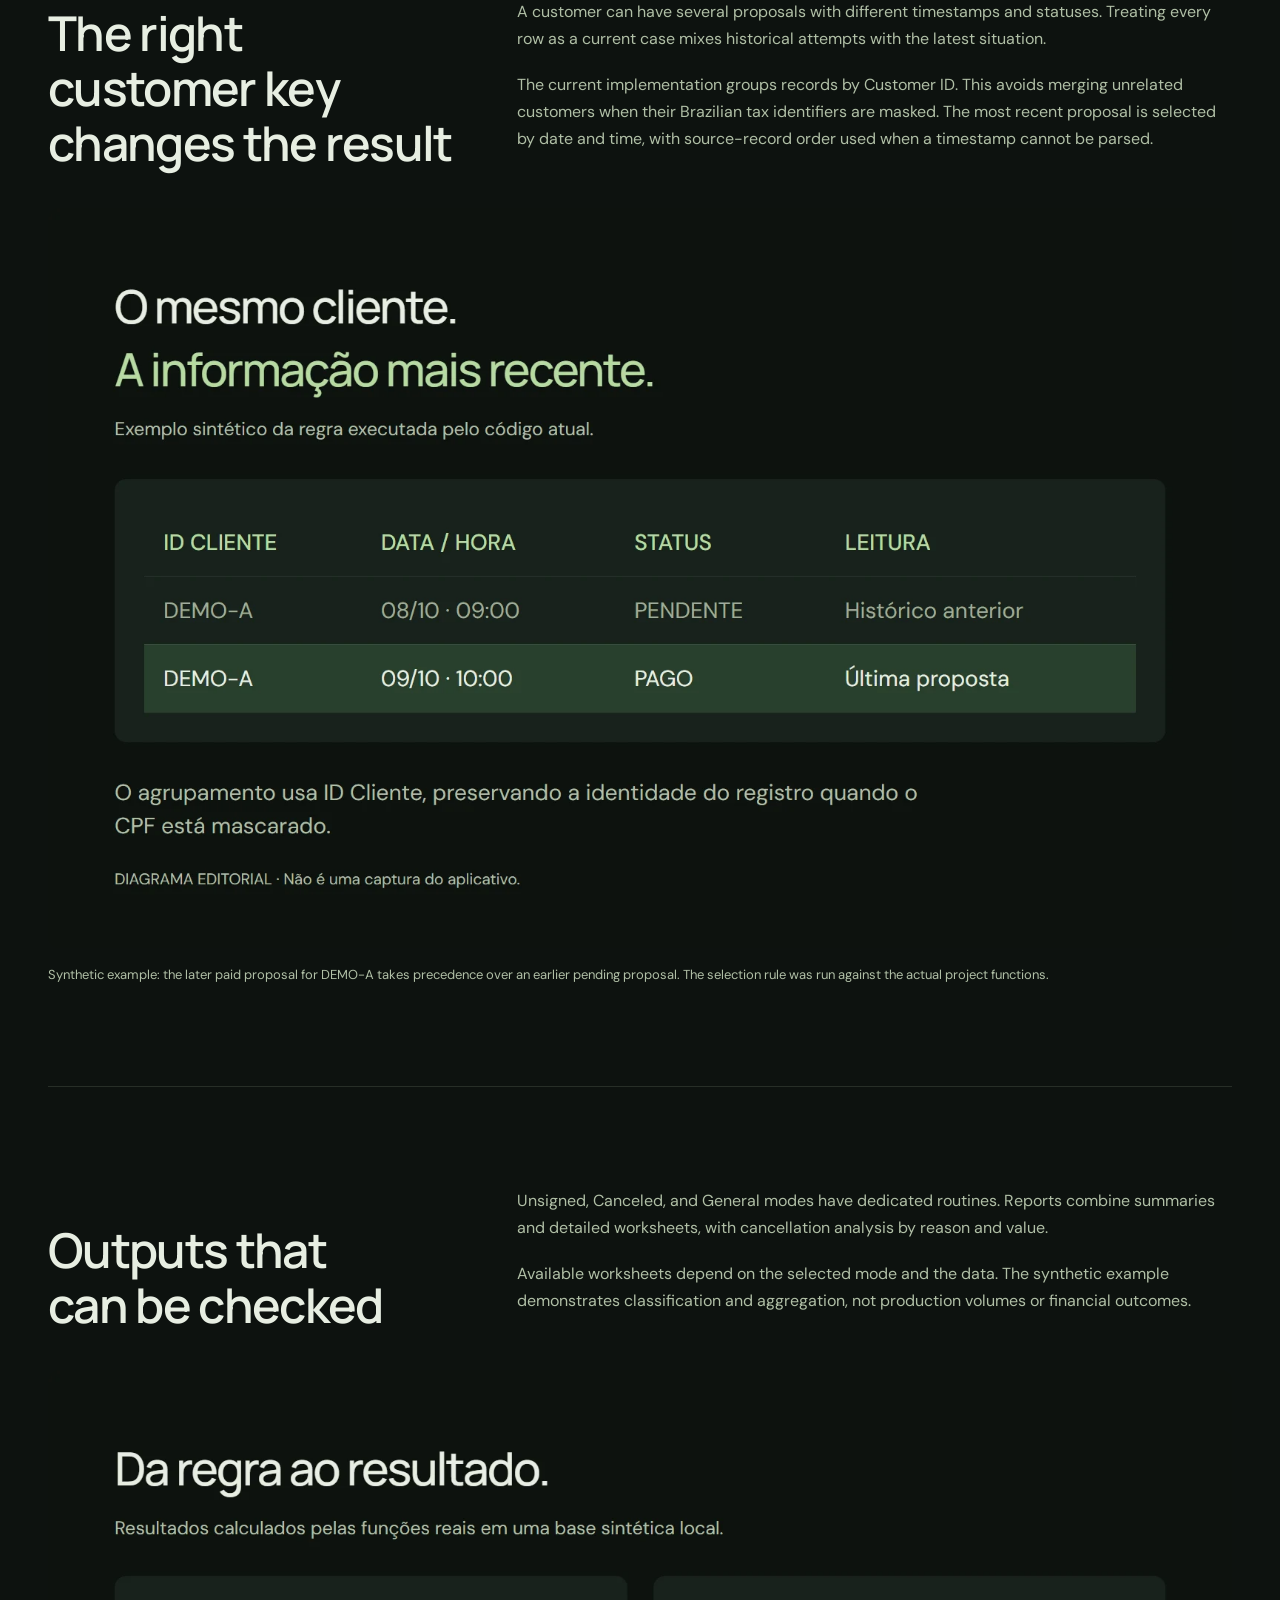
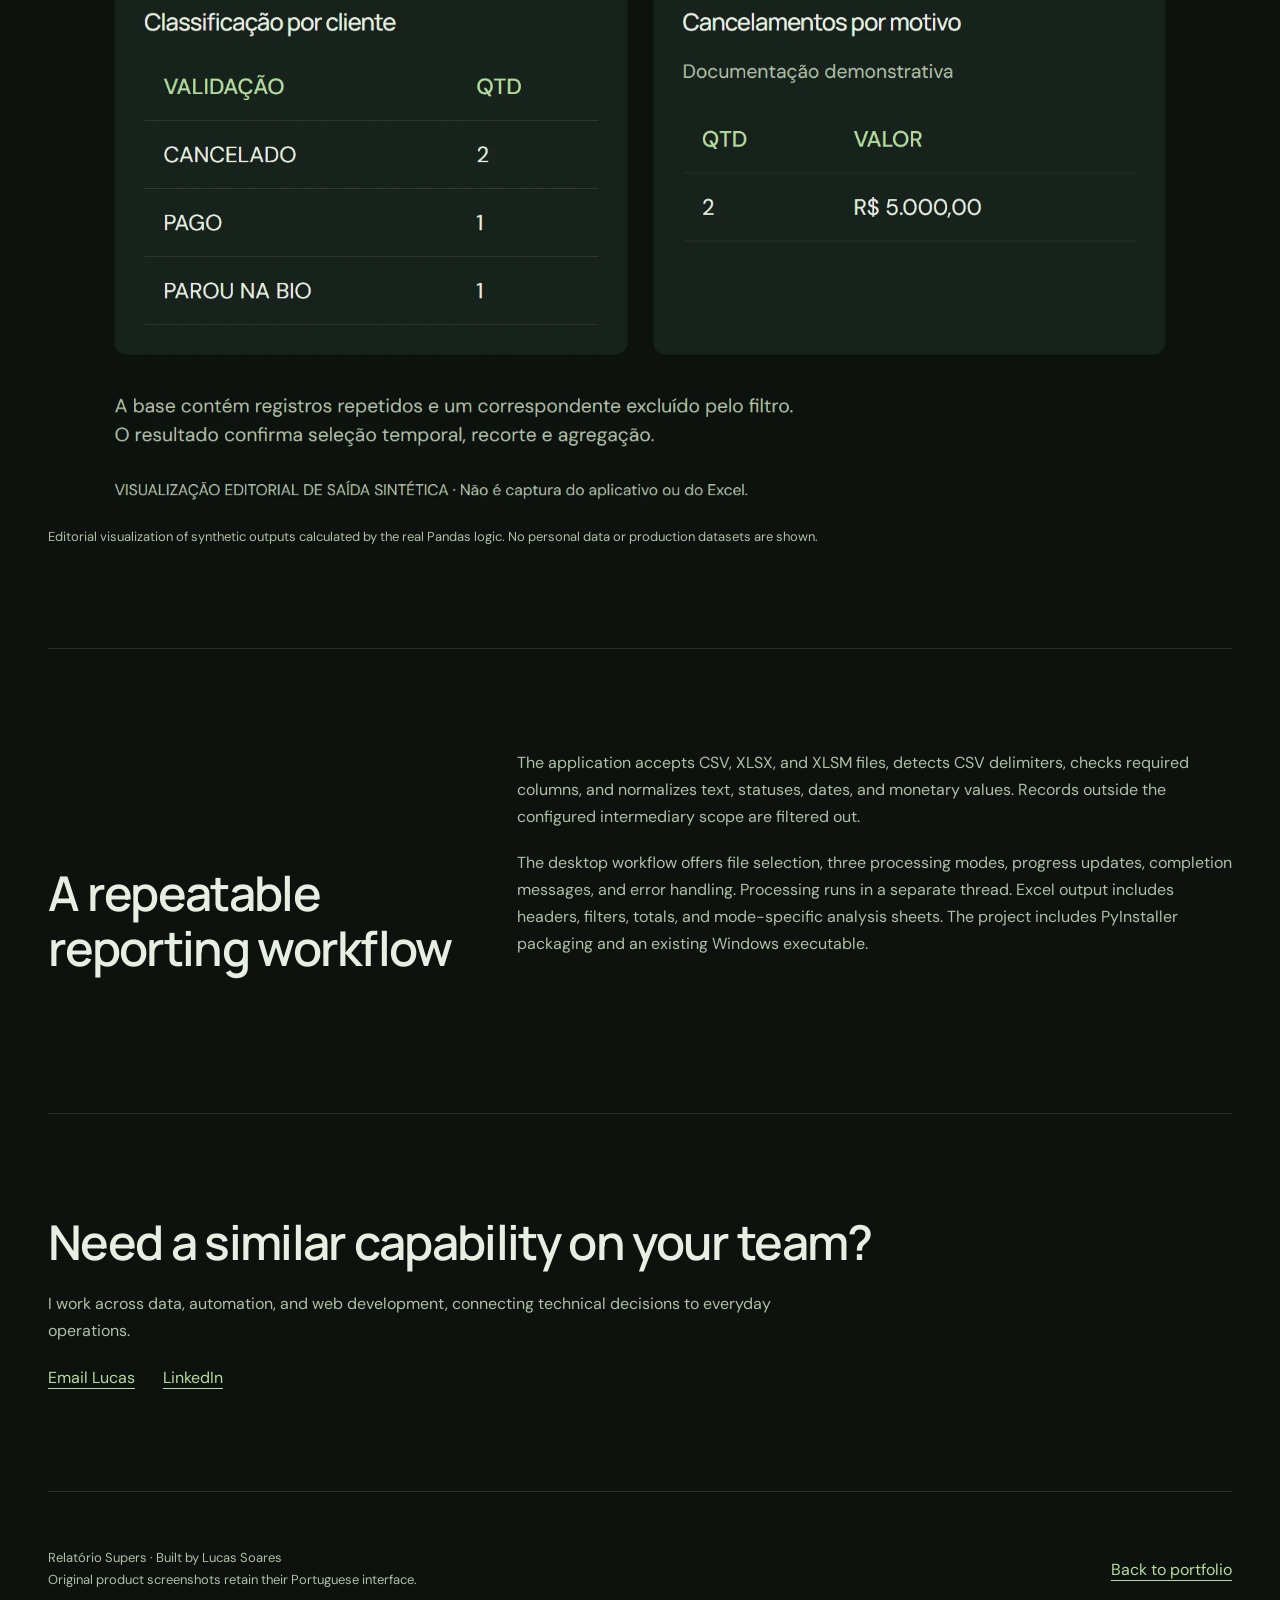
<file: relatorio-supers-en.html>
<!doctype html><html lang="en-US"><head><meta charset="UTF-8"><meta name="viewport" content="width=device-width,initial-scale=1"><meta name="theme-color" content="#0d120f"><meta name="description" content="A Python desktop tool that turns proposal files into reviewable Excel reports using customer identity and the latest proposal status."><title>Relatório Supers | Lucas Soares</title><link rel="icon" href="favicon.svg"><link rel="preconnect" href="https://fonts.googleapis.com"><link rel="preconnect" href="https://fonts.gstatic.com" crossorigin><link href="https://fonts.googleapis.com/css2?family=DM+Sans:wght@400;500;600&family=Manrope:wght@500;600;700&display=swap" rel="stylesheet"><link rel="stylesheet" href="assina-ai.css?v=20261109"><link rel="stylesheet" href="case-review.css?v=20261109"><link rel="stylesheet" href="case-navigation.css?v=20261109"><script src="case-navigation.js?v=20261109"></script></head><body><div class="case-wrap"><nav class="case-nav" aria-label="Case study navigation"><a href="en.html#project-grid">Back to projects</a><strong>Lucas Soares.</strong><a href="relatorio-supers.html" lang="pt-BR">Português</a></nav><main><header class="case-hero"><div class="case-hero-copy"><h1>Relatório Supers</h1><p>A Python desktop tool that turns proposal files into reviewable Excel reports using customer identity and the latest proposal status.</p></div><p class="case-evidence-label">Completed desktop implementation · Processing rules verified with synthetic records</p><dl class="case-quick-summary"><div><dt>Challenge</dt><dd>Multiple proposals per customer, masked identifiers, and changing statuses can distort reporting.</dd></div><div><dt>My contribution</dt><dd>Built data validation, customer grouping, latest-record selection, report generation, and a desktop workflow.</dd></div><div><dt>Outcome</dt><dd>Automates normalization and Excel report preparation, and avoids merging different customers on a masked tax identifier. Processing-time and error-rate improvements have not been measured.</dd></div></dl><div class="case-tech"><span>Python</span><span>Pandas</span><span>OpenPyXL</span><span>CustomTkinter</span><span>PyInstaller</span></div><a class="case-evidence-link" href="#interfaces">Explore the implementation ↓</a><figure class="cinema"><div class="screen-media"><img src="assets/relatorio-supers/cover.webp" alt="Editorial diagram of the implemented CSV/Excel-to-report workflow. This is not a screenshot of the desktop application." loading="eager" width="1600" height="1000"></div><figcaption>Editorial diagram of the implemented CSV/Excel-to-report workflow. This is not a screenshot of the desktop application.</figcaption></figure></header><section class="case-section" id="interfaces"><div class="section-intro"><h2>The right customer key changes the result</h2><div><p>A customer can have several proposals with different timestamps and statuses. Treating every row as a current case mixes historical attempts with the latest situation.</p><p>The current implementation groups records by Customer ID. This avoids merging unrelated customers when their Brazilian tax identifiers are masked. The most recent proposal is selected by date and time, with source-record order used when a timestamp cannot be parsed.</p></div></div><figure class="screen-figure"><div class="screen-media"><img src="assets/relatorio-supers/criterio.webp" alt="Synthetic example: the later paid proposal for DEMO-A takes precedence over an earlier pending proposal. The selection rule was run against the actual project functions." loading="lazy" width="1600" height="1000"></div><figcaption>Synthetic example: the later paid proposal for DEMO-A takes precedence over an earlier pending proposal. The selection rule was run against the actual project functions.</figcaption></figure></section><section class="case-section" id="detail-1"><div class="section-intro"><h2>Outputs that can be checked</h2><div><p>Unsigned, Canceled, and General modes have dedicated routines. Reports combine summaries and detailed worksheets, with cancellation analysis by reason and value.</p><p>Available worksheets depend on the selected mode and the data. The synthetic example demonstrates classification and aggregation, not production volumes or financial outcomes.</p></div></div><figure class="screen-figure"><div class="screen-media"><img src="assets/relatorio-supers/apuracao.webp" alt="Editorial visualization of synthetic outputs calculated by the real Pandas logic. No personal data or production datasets are shown." loading="lazy" width="1600" height="1000"></div><figcaption>Editorial visualization of synthetic outputs calculated by the real Pandas logic. No personal data or production datasets are shown.</figcaption></figure></section><section class="case-section" id="detail-2"><div class="section-intro"><h2>A repeatable reporting workflow</h2><div><p>The application accepts CSV, XLSX, and XLSM files, detects CSV delimiters, checks required columns, and normalizes text, statuses, dates, and monetary values. Records outside the configured intermediary scope are filtered out.</p><p>The desktop workflow offers file selection, three processing modes, progress updates, completion messages, and error handling. Processing runs in a separate thread. Excel output includes headers, filters, totals, and mode-specific analysis sheets. The project includes PyInstaller packaging and an existing Windows executable.</p></div></div></section><section class="case-section case-next"><h2>Need a similar capability on your team?</h2><p>I work across data, automation, and web development, connecting technical decisions to everyday operations.</p><a href="mailto:Lucassoares8365@gmail.com">Email Lucas</a><a href="https://www.linkedin.com/in/lksuey/" target="_blank" rel="noopener noreferrer">LinkedIn</a></section></main><footer class="case-footer"><p>Relatório Supers · Built by Lucas Soares<br>Original product screenshots retain their Portuguese interface.</p><a href="en.html#project-grid">Back to portfolio</a></footer></div></body></html>
</file>
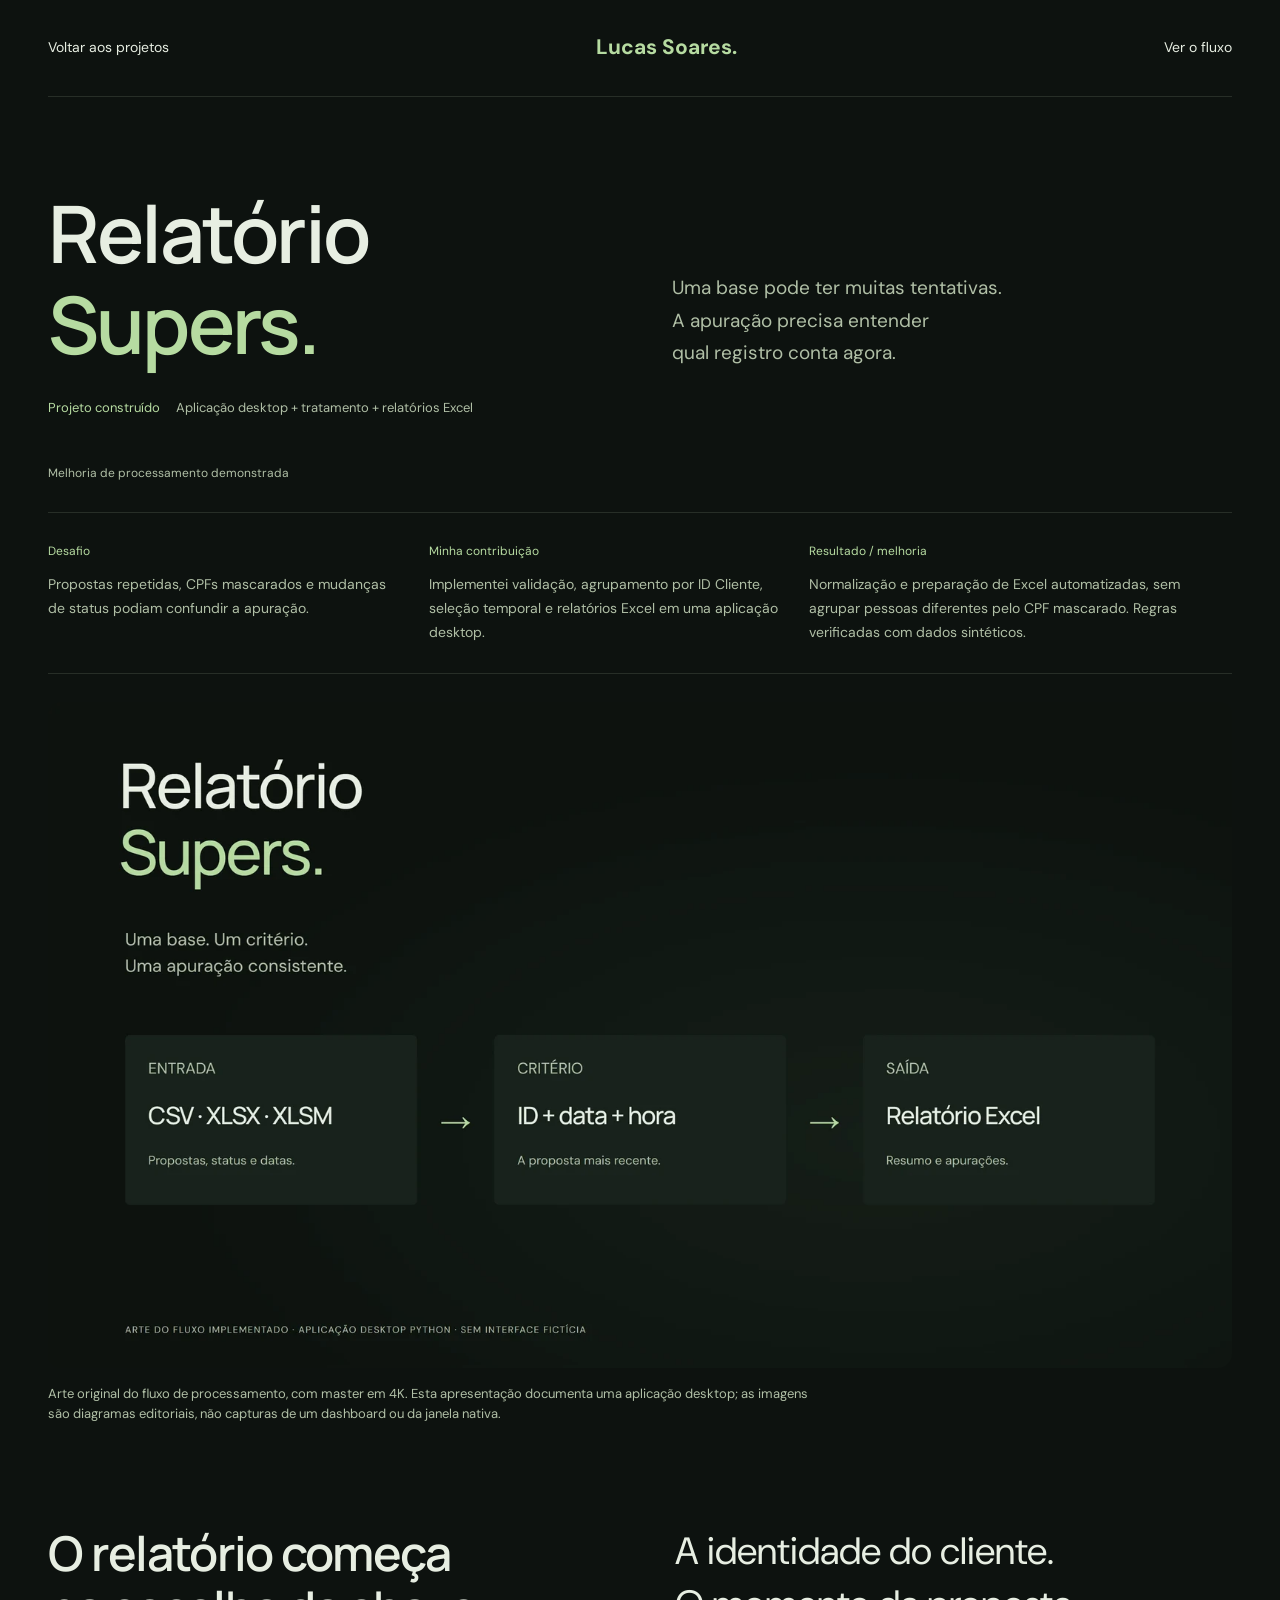
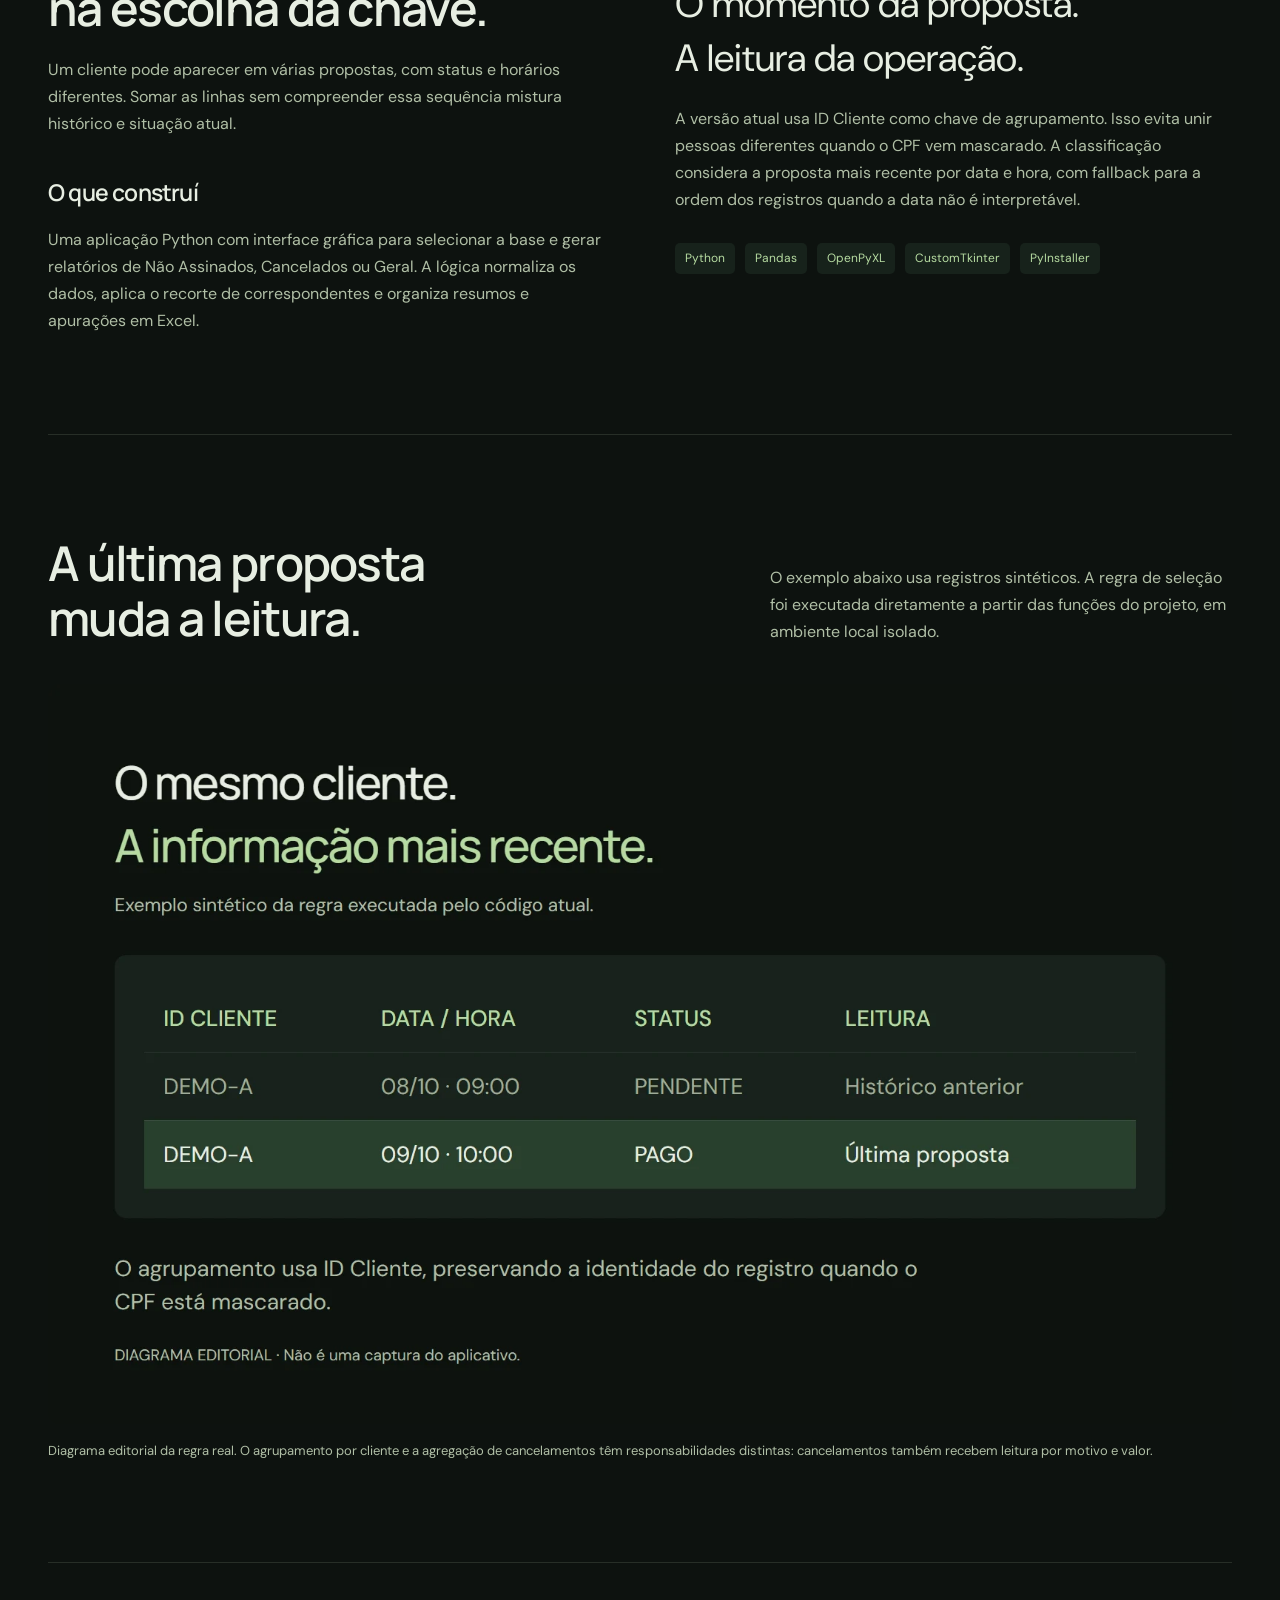
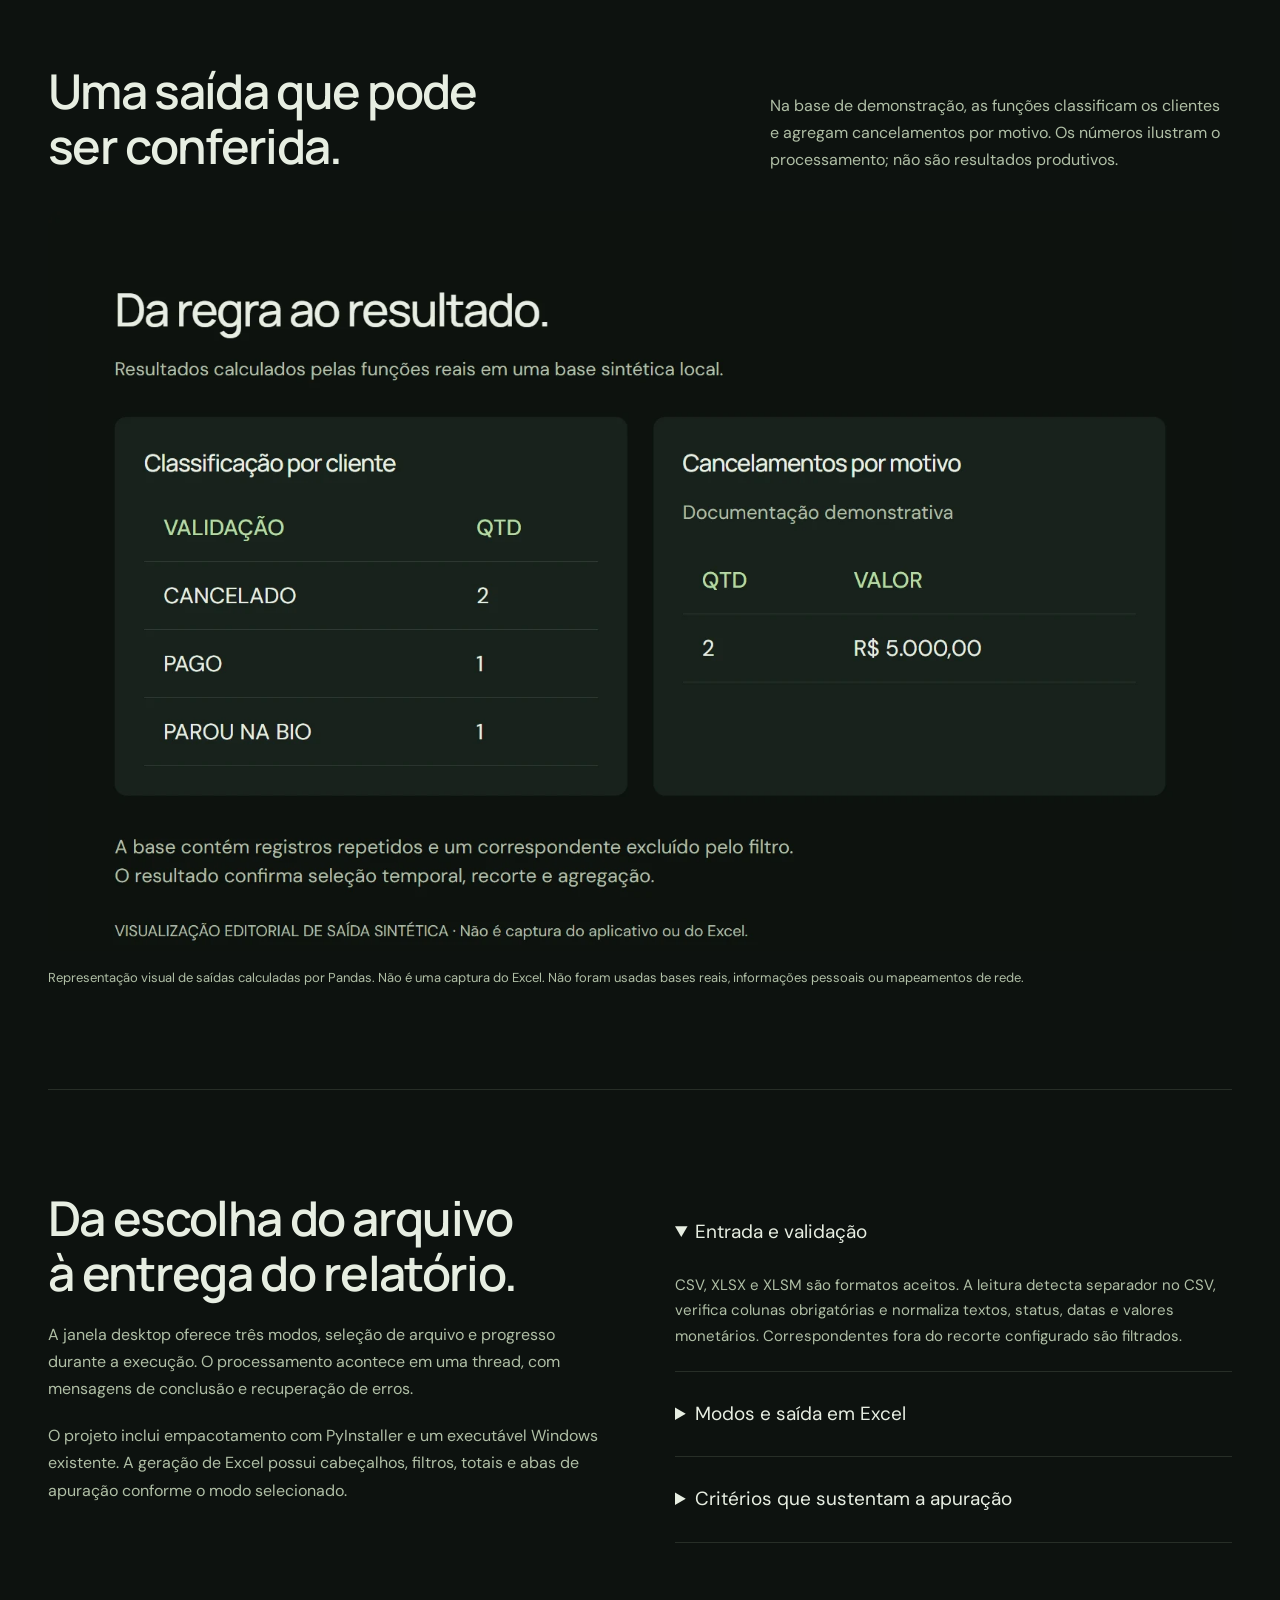
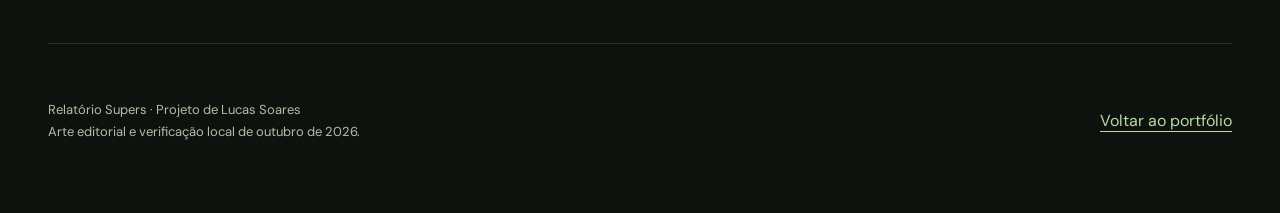
<file: relatorio-supers.html>
<!doctype html><html lang="pt-BR"><head>
<meta charset="UTF-8"><meta name="viewport" content="width=device-width,initial-scale=1"><meta name="theme-color" content="#0d120f">
<meta name="description" content="Relatório Supers: aplicação desktop Python para tratar bases de propostas e gerar relatórios Excel. Projeto de Lucas Soares.">
<title>Relatório Supers — projeto de Lucas Soares</title><link rel="icon" href="favicon.svg" type="image/svg+xml">
<link rel="preconnect" href="https://fonts.googleapis.com"><link rel="preconnect" href="https://fonts.gstatic.com" crossorigin><link href="https://fonts.googleapis.com/css2?family=DM+Sans:wght@400;500;600&family=Manrope:wght@500;600;700&display=swap" rel="stylesheet">
<link rel="stylesheet" href="assina-ai.css?v=20261109"><link rel="stylesheet" href="portal-qualidade.css?v=20261109"><link rel="stylesheet" href="case-navigation.css?v=20261109"><script src="case-navigation.js?v=20261109"></script><link rel="stylesheet" href="case-review.css?v=20261109"></head>
<body><div class="case-wrap"><nav class="case-nav" aria-label="Navegação do case"><a href="index.html#projetos">Voltar aos projetos</a><strong>Lucas Soares.</strong><a href="#interfaces">Ver o fluxo</a></nav>
<main><header class="case-hero"><div class="case-hero-copy"><h1>Relatório<br><span>Supers.</span></h1><p>Uma base pode ter muitas tentativas.<br>A apuração precisa entender<br>qual registro conta agora.</p></div><div class="case-status"><span>Projeto construído</span><span>Aplicação desktop + tratamento + relatórios Excel</span></div>
<!-- case-summary-start --><p class="case-evidence-label">Melhoria de processamento demonstrada</p><dl class="case-quick-summary"><div><dt>Desafio</dt><dd>Propostas repetidas, CPFs mascarados e mudanças de status podiam confundir a apuração.</dd></div><div><dt>Minha contribuição</dt><dd>Implementei validação, agrupamento por ID Cliente, seleção temporal e relatórios Excel em uma aplicação desktop.</dd></div><div><dt>Resultado / melhoria</dt><dd>Normalização e preparação de Excel automatizadas, sem agrupar pessoas diferentes pelo CPF mascarado. Regras verificadas com dados sintéticos.</dd></div></dl><!-- case-summary-end --><figure class="cinema portal-cover"><img src="assets/relatorio-supers/cover.webp" srcset="assets/relatorio-supers/cover-small.webp 800w, assets/relatorio-supers/cover.webp 1600w" sizes="(max-width:900px) 100vw, 1280px" width="1600" height="900" fetchpriority="high" alt="Arte editorial do fluxo implementado no Relatório Supers: entrada CSV ou Excel, seleção por ID e data, saída em relatório Excel."></figure><p class="caption">Arte original do fluxo de processamento, com master em 4K. Esta apresentação documenta uma aplicação desktop; as imagens são diagramas editoriais, não capturas de um dashboard ou da janela nativa.</p></header>
<section class="case-section story-grid" aria-labelledby="desafio"><div><h2 id="desafio">O relatório começa<br>na escolha da chave.</h2><p>Um cliente pode aparecer em várias propostas, com status e horários diferentes. Somar as linhas sem compreender essa sequência mistura histórico e situação atual.</p><h3>O que construí</h3><p>Uma aplicação Python com interface gráfica para selecionar a base e gerar relatórios de Não Assinados, Cancelados ou Geral. A lógica normaliza os dados, aplica o recorte de correspondentes e organiza resumos e apurações em Excel.</p></div><div><p class="case-statement">A identidade do cliente.<br>O momento da proposta.<br>A leitura da operação.</p><p>A versão atual usa ID Cliente como chave de agrupamento. Isso evita unir pessoas diferentes quando o CPF vem mascarado. A classificação considera a proposta mais recente por data e hora, com fallback para a ordem dos registros quando a data não é interpretável.</p><div class="case-tech"><span>Python</span><span>Pandas</span><span>OpenPyXL</span><span>CustomTkinter</span><span>PyInstaller</span></div></div></section>
<section class="case-section" id="interfaces" aria-labelledby="criterio"><div class="section-intro"><h2 id="criterio">A última proposta<br>muda a leitura.</h2><p>O exemplo abaixo usa registros sintéticos. A regra de seleção foi executada diretamente a partir das funções do projeto, em ambiente local isolado.</p></div><figure class="screen-figure"><div class="screen-media"><img src="assets/relatorio-supers/criterio.webp" srcset="assets/relatorio-supers/criterio-small.webp 800w, assets/relatorio-supers/criterio.webp 1600w" sizes="(max-width:900px) 100vw, 1280px" width="1600" height="1000" loading="lazy" alt="Diagrama sintético de duas propostas do ID DEMO-A: a proposta posterior com status Pago prevalece sobre a anterior Pendente."></div><figcaption>Diagrama editorial da regra real. O agrupamento por cliente e a agregação de cancelamentos têm responsabilidades distintas: cancelamentos também recebem leitura por motivo e valor.</figcaption></figure></section>
<section class="case-section" aria-labelledby="resultado"><div class="section-intro"><h2 id="resultado">Uma saída que pode<br>ser conferida.</h2><p>Na base de demonstração, as funções classificam os clientes e agregam cancelamentos por motivo. Os números ilustram o processamento; não são resultados produtivos.</p></div><figure class="screen-figure"><div class="screen-media"><img src="assets/relatorio-supers/apuracao.webp" srcset="assets/relatorio-supers/apuracao-small.webp 800w, assets/relatorio-supers/apuracao.webp 1600w" sizes="(max-width:900px) 100vw, 1280px" width="1600" height="1000" loading="lazy" alt="Visualização editorial de resultados sintéticos calculados pelo código real: classificação por cliente e dois cancelamentos demonstrativos."></div><figcaption>Representação visual de saídas calculadas por Pandas. Não é uma captura do Excel. Não foram usadas bases reais, informações pessoais ou mapeamentos de rede.</figcaption></figure></section>
<section class="case-section engineering" aria-labelledby="entrega"><div><h2 id="entrega">Da escolha do arquivo<br>à entrega do relatório.</h2><p>A janela desktop oferece três modos, seleção de arquivo e progresso durante a execução. O processamento acontece em uma thread, com mensagens de conclusão e recuperação de erros.</p><p>O projeto inclui empacotamento com PyInstaller e um executável Windows existente. A geração de Excel possui cabeçalhos, filtros, totais e abas de apuração conforme o modo selecionado.</p></div><div><details open><summary>Entrada e validação</summary><p>CSV, XLSX e XLSM são formatos aceitos. A leitura detecta separador no CSV, verifica colunas obrigatórias e normaliza textos, status, datas e valores monetários. Correspondentes fora do recorte configurado são filtrados.</p></details><details><summary>Modos e saída em Excel</summary><p>Não Assinados, Cancelados e Geral possuem rotinas próprias. O código organiza resumos e detalhe em abas como Não assinados, Cancelados, Apuração Não assinados, Apuração Parou na bio e Apuração Cancelados. A disponibilidade das abas depende do modo e dos dados processados.</p></details><details><summary>Critérios que sustentam a apuração</summary><p>A chave por cliente e a seleção temporal organizam o histórico de propostas. Cancelamentos recebem agregação por motivo e valor, oferecendo uma leitura própria para cada modalidade de relatório.</p></details></div></section>
</main><footer class="case-footer"><p>Relatório Supers · Projeto de Lucas Soares<br>Arte editorial e verificação local de outubro de 2026.</p><a href="index.html#projetos">Voltar ao portfólio</a></footer></div></body></html>
</file>
<file: styles.css>
:root{--bg:#090c09;--surface:#101510;--text:#f1f4ee;--muted:#929b90;--green:#66ff00;--line:rgba(210,240,199,.13);--font:'DM Sans',sans-serif}*{box-sizing:border-box}html{scroll-padding-top:110px}body{margin:0;background:var(--bg);color:var(--text);font-family:var(--font);font-size:16px;line-height:1.7;overflow-x:clip}::selection{background:var(--green);color:var(--bg)}a{color:inherit;text-decoration:none}button{font:inherit;color:inherit;cursor:pointer}a,button{-webkit-tap-highlight-color:transparent}a:focus-visible,button:focus-visible{outline:2px solid var(--green);outline-offset:7px}button{border:0}p{color:var(--muted);margin:0 0 23px}h1,h2,h3{font-family:'Manrope',sans-serif;margin:0;line-height:1.12}h2{font-size:clamp(32px,3.8vw,52px);font-weight:650;letter-spacing:-.03em}h3{font-size:22px;font-weight:600;letter-spacing:-.65px}.accent{color:var(--green)}.muted{color:#778373}.wrap{max-width:1280px;margin:auto;padding-left:64px;padding-right:64px}.ambient{position:absolute;top:0;right:0;width:58%;height:900px;background:radial-gradient(ellipse at 65% 35%,#18491c36,transparent 60%);pointer-events:none;animation:ambient 15s ease-in-out infinite alternate}.header{position:fixed;z-index:20;top:22px;left:50%;transform:translateX(-50%);width:calc(100% - 80px);max-width:1200px;display:flex;align-items:center;justify-content:space-between;padding:12px 24px;border:1px solid #c5e8bf1c;border-radius:16px;background:rgba(15,20,15,.7);backdrop-filter:blur(22px);box-shadow:0 10px 35px #0003}.brand{font-weight:800;font-size:34px;line-height:1;letter-spacing:-.04em}.brand span{color:var(--green)}nav{display:flex;gap:32px;font-size:14px;color:#b4beb0}nav a:hover,.text-link:hover,footer a:hover{color:var(--green)}.nav-contact{font-size:14px}.nav-contact span{display:inline-block;color:var(--green);margin-left:16px}.menu-toggle{display:none;background:transparent;font-size:24px}.hero{min-height:820px;position:relative;padding-top:180px;display:grid;grid-template-columns:1.25fr 1fr;column-gap:35px}.eyebrow,.section-label{font-size:12px;letter-spacing:1.65px;font-weight:550;line-height:1.7}.eyebrow{color:#b8c6b0}.live-dot{display:inline-block;width:6px;height:6px;border-radius:100%;background:var(--green);margin-right:10px}.hero h1{font-size:clamp(48px,5.4vw,76px);font-weight:650;letter-spacing:-.04em;line-height:1.06;margin:25px 0}.hero .intro{max-width:450px;font-size:17px;line-height:1.8}.actions{display:flex;align-items:center;gap:28px;flex-wrap:wrap;margin-top:32px}.button{padding:16px 23px;border-radius:7px;display:inline-flex;align-items:center;gap:24px;font-size:14px;font-weight:600;transition:transform .25s,box-shadow .25s}.primary{background:var(--green);color:#102107;box-shadow:0 5px 30px #66ff0010}.primary:hover{transform:translateY(-3px);box-shadow:0 7px 32px #66ff0030}.text-link{font-size:14px;display:inline-flex;gap:17px;align-items:center;transition:color .2s}.text-link span{color:var(--green)}.hero-stack{margin-top:42px}.hero-stack>span{font-size:12px;letter-spacing:2px;color:#7a8875}.hero-stack p{font-size:14px;color:#b7c2b0;margin-top:9px}.hero-stack i{font-style:normal;color:#405239;margin:0 13px}.glass{background:linear-gradient(120deg,#c5eabd12,#24382080);backdrop-filter:blur(22px);border:1px solid #d6f9c52b;box-shadow:0 15px 40px #0005}.hero-bottom{grid-column:1/-1;border-top:1px solid var(--line);display:flex;justify-content:space-between;align-items:center;margin-top:52px;padding:24px 0;font-size:12px;color:#899382}.hero-bottom a{font-size:12px;letter-spacing:1.4px}.hero-bottom a span{margin-left:15px;color:var(--green)}.discipline-band{overflow:hidden;background:#0e160c;border-top:1px solid var(--line);border-bottom:1px solid var(--line);padding:23px 0;color:#a7b99a}.discipline-band>div{width:max-content;white-space:nowrap;font-size:15px;letter-spacing:3px;animation:marquee 35s linear infinite}.discipline-band span{margin:0 44px;color:var(--green)}.section{padding-top:110px;padding-bottom:105px;border-bottom:1px solid var(--line)}.section-label{color:#8fa180;display:block;margin-bottom:38px}.about-grid{display:grid;grid-template-columns:1fr 1fr;gap:85px}.large-copy{font-size:24px;line-height:1.5;color:#d7dfd1;letter-spacing:-.6px}.large-copy em{font-style:normal;color:var(--green)}.about-grid .text-link{margin-top:7px}.proof-grid{margin-top:65px;display:grid;grid-template-columns:1fr 1fr .8fr 1.25fr;border-top:1px solid var(--line);padding-top:33px;gap:30px}.proof-grid strong{font-family:'Manrope',sans-serif;font-size:36px;font-weight:550;letter-spacing:-1.5px}.proof-grid strong span{color:var(--green)}.proof-grid p{font-size:13px;line-height:1.65;max-width:190px;margin:9px 0 0}.section-heading{display:flex;justify-content:space-between;gap:60px;align-items:end;margin-bottom:48px}.section-heading>p{max-width:300px;font-size:15px;margin-bottom:4px}.expertise-grid{display:grid;grid-template-columns:repeat(4,1fr);gap:16px}.expertise-grid article{position:relative;padding:27px 23px;background:linear-gradient(140deg,#19221760,#0f140e);border:1px solid var(--line);border-radius:12px;transition:transform .35s,border-color .35s,box-shadow .35s}.expertise-grid article:hover{transform:translateY(-7px);border-color:#66ff0055;box-shadow:0 15px 40px #0005}.card-index{font-size:12px;color:#5d7152}.line-icon{font-family:monospace;font-size:32px;color:var(--green);margin:22px 0}.expertise-grid h3{font-size:20px;line-height:1.3;margin-bottom:17px}.expertise-grid p{font-size:14px;line-height:1.8}.tags{display:flex;gap:6px;flex-wrap:wrap}.tags span{border:1px solid #d0f0c014;border-radius:5px;padding:4px 8px;font-size:12px;color:#acb8a4}.project-empty{border:1px solid var(--line);border-radius:14px;display:grid;grid-template-columns:1fr 1fr;gap:65px;padding:48px;background:radial-gradient(ellipse at 10% 90%,#1b361c50,transparent 65%),#10150f}.project-empty[hidden]{display:none}.empty-graphic{display:flex;align-items:center;justify-content:center;gap:16px;min-height:210px;background-image:radial-gradient(#84a87630 1px,transparent 1px);background-size:18px 18px}.empty-graphic span{font-family:monospace;font-size:12px;padding:20px 14px;background:#142010;border:1px solid #adc89830;border-radius:8px}.empty-graphic .selected{color:var(--green);border-color:#66ff0060}.empty-graphic b{color:#8aa67a;font-weight:400}.project-empty h3{font-size:28px;margin:14px 0 18px;line-height:1.25}.project-empty p{font-size:15px}.project-grid{display:grid;grid-template-columns:1fr 1fr;gap:25px}.project-card{border:1px solid var(--line);border-radius:12px;overflow:hidden;background:var(--surface)}.project-card>img{display:block;width:100%;height:auto;aspect-ratio:auto;object-fit:contain}.project-card>div{padding:28px}.project-card h3{margin:12px 0}.project-card .text-link{margin-top:22px}.project-result{color:var(--green)}.career-grid{display:grid;grid-template-columns:1fr 1.15fr;gap:100px}.career-grid>div>p{margin-top:24px;max-width:320px}.timeline{border-left:1px solid #35492b;padding-left:35px}.timeline article{position:relative;padding-bottom:40px}.timeline article:last-child{padding-bottom:0}.timeline article:before{content:'';position:absolute;left:-40px;top:8px;width:8px;height:8px;border:1px solid #6a865b;border-radius:50%;background:#152010}.timeline article:first-child:before{background:var(--green);border-color:var(--green)}.time{font-size:12px;letter-spacing:1px;color:#8fa180}.timeline h3{font-size:21px;line-height:1.4;margin:10px 0 12px}.timeline p{font-size:14px;margin:0}.education{display:grid;grid-template-columns:repeat(3,1fr);gap:40px;margin-top:70px;padding-top:35px;border-top:1px solid var(--line)}.education .section-label{font-size:12px;margin-bottom:18px}.education h3{font-size:20px;margin-bottom:12px}.education p{font-size:14px;margin-bottom:6px}.education small{font-size:12px;line-height:1.8;color:#7a8971;display:block}.contact-section{position:relative;text-align:center;padding:105px 0 85px;background:radial-gradient(ellipse at 50% 120%,#22581155,transparent 65%);overflow:hidden}.contact-section .section-label{margin-bottom:30px}.contact-section h2{font-size:clamp(36px,4.8vw,64px);line-height:1.15;letter-spacing:-.04em}.contact-section p{max-width:540px;margin:24px auto}.contact-section .actions{justify-content:center}.copy-email{background:transparent;padding:10px 0}.email{display:inline-block;font-size:13px;color:#819175;margin-top:26px}.copy-status{min-height:26px;font-size:13px;color:var(--green)!important;margin:10px auto 0!important}footer{display:flex;justify-content:space-between;align-items:center;gap:20px;padding-top:30px;padding-bottom:30px;border-top:1px solid var(--line)}footer p,footer>a:last-child{font-size:12px;margin:0;color:#829076}.skip{position:fixed;top:-70px;left:15px;z-index:100;background:var(--green);color:#091008;padding:10px}.skip:focus{top:10px}.reveal{transition:opacity .8s,transform .8s}.reveal:not(.visible){opacity:.75;transform:translateY(15px)}@keyframes ambient{to{transform:translate(-8%,8%);opacity:.6}}@keyframes marquee{to{transform:translateX(-28%)}}
@media(min-width:1500px){.hero{min-height:870px;padding-top:195px}.hero h1{font-size:78px}}@media(max-width:1100px){.wrap{padding-left:36px;padding-right:36px}.hero h1{font-size:60px}.hero{column-gap:25px}.expertise-grid{grid-template-columns:repeat(2,1fr)}.career-grid{gap:50px}.project-empty{gap:25px;padding:32px}.hero .actions{gap:20px}.hero .text-link{font-size:13px}.hero{min-height:780px}.about-grid{gap:45px}}@media(max-width:760px){.header{top:14px;width:calc(100% - 32px);padding:13px 18px}.header nav{display:none;position:absolute;top:72px;left:0;right:0;padding:22px;background:#10180ff5;border:1px solid var(--line);border-radius:12px;flex-direction:column;gap:20px}.header.menu-open nav{display:flex}.menu-toggle{display:block}.nav-contact{margin-left:auto;margin-right:20px;font-size:12px}.nav-contact span{margin-left:6px}.wrap{padding-left:24px;padding-right:24px}.hero{display:flex;flex-direction:column;padding-top:140px;min-height:auto}.hero h1{font-size:clamp(43px,9vw,67px);letter-spacing:-.035em}.hero .eyebrow{font-size:12px;letter-spacing:1px;max-width:340px}.hero .intro{font-size:16px}.hero-stack{margin-top:30px}.hero-bottom{margin-top:35px;gap:20px;font-size:12px}.hero-bottom>span{max-width:190px}.hero-bottom a{font-size:12px;max-width:140px}.hero-bottom a span{margin-left:5px}.section{padding-top:70px;padding-bottom:65px}.section-label{margin-bottom:28px;font-size:12px}.about-grid,.career-grid{grid-template-columns:1fr;gap:32px}h2{letter-spacing:-.03em}.large-copy{font-size:22px}.proof-grid{grid-template-columns:1fr 1fr;gap:28px;margin-top:40px}.proof-grid strong{font-size:29px}.proof-grid p{font-size:12px}.section-heading{display:block;margin-bottom:30px}.section-heading p{margin-top:23px;max-width:100%}.expertise-grid{gap:12px}.expertise-grid article{padding:20px 17px}.expertise-grid h3{font-size:18px}.expertise-grid p{font-size:13px}.project-empty{grid-template-columns:1fr;padding:25px;gap:20px}.empty-graphic{min-height:170px}.project-empty h3{font-size:26px}.project-grid{grid-template-columns:1fr}.education{grid-template-columns:1fr;gap:30px;margin-top:40px}.education>div{padding-bottom:20px;border-bottom:1px solid var(--line)}.education>div:last-child{border:0}.contact-section{padding:70px 0 55px}.contact-section h2{font-size:37px;letter-spacing:-.035em}.contact-section p{font-size:15px}.contact-section .actions{gap:22px}footer{flex-wrap:wrap;padding-top:25px;padding-bottom:25px}footer p{order:3;width:100%;font-size:12px}footer>a:last-child{margin-left:auto}}@media(max-width:380px){.expertise-grid{grid-template-columns:1fr}.hero .actions{align-items:flex-start;flex-direction:column}.empty-graphic{gap:9px}.empty-graphic span{padding:18px 10px}}@media(prefers-reduced-motion:reduce){*,*:before,*:after{animation:none!important;transition:none!important;scroll-behavior:auto!important}.reveal:not(.visible){opacity:1;transform:none}}.project-card>img{display:block;width:100%;height:auto;aspect-ratio:auto;object-fit:contain;background:#132017;transition:transform .45s}.project-card:hover>img{transform:scale(1.025)}.hero-copy>.eyebrow{max-width:480px}.project-card{transition:border-color .3s}.project-card:hover{border-color:#66ff0050}

@media(max-width:600px){.expertise-grid{grid-template-columns:1fr}.expertise-grid p{font-size:14px}}
</file>
<file: motion.css>
.header{max-width:690px;padding:18px 25px;gap:30px;border-radius:16px;background:rgba(13,19,12,.75)}.header nav{gap:30px}.header nav a{transition:color .25s}.header nav a.active{color:var(--green)}.header .nav-contact{white-space:nowrap;margin-left:auto}.hero h1{animation:hero-arrive 1.1s ease both}.hero .intro{animation:hero-arrive 1.1s .15s ease both}.hero .actions{animation:hero-arrive 1.1s .3s ease both}.hero .button{gap:15px}.proof-grid strong{font-variant-numeric:tabular-nums}.proof-grid .counter,.proof-grid .language-count{color:inherit;display:inline-block}.counter[data-count="183"]{min-width:3ch}.count-plus{display:inline-block}.count-plus.waiting{opacity:0;transform:scale(.3) rotate(-100deg)}.count-plus.arrived{animation:plus-arrival .75s cubic-bezier(.16,1,.3,1) both}.rotating-plus{display:inline-block;animation:plus-spin 6s ease-in-out infinite;transform-origin:center}.type-line{position:relative;display:inline-block}.type-reserve{opacity:0}.type-ink{position:absolute;inset:0;white-space:normal}.typing .type-ink:after{content:'';display:inline-block;height:.8em;width:2px;background:var(--green);margin-left:4px;animation:caret .65s steps(1) infinite}.contact-section .contact-copy{display:block}.finance-strip{margin-top:25px;padding:32px;border:1px solid var(--line);border-radius:12px;background:linear-gradient(110deg,#20351b66,#10150f);display:grid;grid-template-columns:1fr 1fr;gap:15px 45px}.finance-strip .section-label{grid-column:1/-1;margin:0}.finance-strip h3{font-size:26px;line-height:1.3}.finance-strip p{font-size:15px;margin:0}.finance-strip .tags{grid-column:1/-1}.motion-card{transition:opacity .7s var(--delay),translate .7s var(--delay),border-color .3s,box-shadow .3s!important}.motion-card:not(.entered){opacity:.35;translate:0 25px}.motion-card.entered{opacity:1;translate:0 0}.reveal{transition:opacity .9s,transform .9s,filter .9s}.reveal:not(.visible){filter:blur(2px)}.reveal.visible{filter:blur(0)}.text-link span,.button span,.nav-contact span{transition:transform .3s}a:hover>span:last-child{transform:translate(3px,-3px)}.button.primary{position:relative;overflow:hidden}.button.primary:after{content:'';position:absolute;inset:-50%;background:linear-gradient(100deg,transparent 40%,#ffffff55 50%,transparent 60%);transform:translateX(-100%);pointer-events:none}.button.primary:hover:after{animation:sheen .75s ease}.ambient{height:1200px}.contact-section:before{content:'';position:absolute;z-index:-1;inset:10% 0;background:radial-gradient(ellipse,#265f1738,transparent 65%);animation:ambient 8s infinite alternate}@keyframes hero-arrive{from{opacity:0;transform:translateY(20px);filter:blur(5px)}to{opacity:1;transform:translateY(0);filter:blur(0)}}@keyframes plus-arrival{0%{opacity:0;transform:scale(.3) rotate(-100deg)}70%{opacity:1;transform:scale(1.25) rotate(12deg)}100%{opacity:1;transform:scale(1) rotate(0)}}@keyframes plus-spin{0%,30%{transform:rotate(0)}65%,100%{transform:rotate(180deg)}}@keyframes caret{50%{opacity:0}}@keyframes sheen{to{transform:translateX(100%)}}@media(max-width:760px){.header{max-width:540px;padding:15px 20px;gap:12px}.header .nav-contact{margin-left:0;margin-right:auto}.header nav{gap:20px}.finance-strip{grid-template-columns:1fr;padding:25px}.finance-strip h3{font-size:24px}.hero-copy>.eyebrow{max-width:340px}}@media(prefers-reduced-motion:reduce){.motion-card:not(.entered){opacity:1;translate:0}.reveal:not(.visible){filter:none}.count-plus.waiting{opacity:1;transform:none}.type-reserve{opacity:1}.type-ink{display:none}}
.timeline{position:relative}.timeline:before{content:"";position:absolute;left:-1px;top:0;bottom:0;width:2px;background:linear-gradient(to top,#355e3b,#66ff00);transform:scaleY(0);transform-origin:bottom;transition:transform 1.2s cubic-bezier(.2,.8,.2,1)}.timeline.line-drawn:before{transform:scaleY(1)}.timeline article.career-entered:before{animation:career-node .7s ease-out both}.career-typing{position:relative}.time.career-typing{display:inline-block}.career-text-reserve{opacity:0}.career-text-ink{position:absolute;inset:0;pointer-events:none}@keyframes career-node{0%{box-shadow:0 0 0 0 #66ff0070}100%{box-shadow:0 0 0 10px #66ff0000}}@media(prefers-reduced-motion:reduce){.timeline:before{transform:scaleY(1);transition:none}.career-text-reserve{opacity:1}.career-text-ink{display:none}}
</file>
<file: ecosystem.css>
.ecosystem-case{margin-bottom:45px;border:1px solid #6a99474d;border-radius:18px;padding:38px;background:radial-gradient(ellipse at 100% 0,#23461955,transparent 45%),#0e150e;overflow:hidden}.case-topline{display:flex;justify-content:space-between;align-items:center;gap:20px}.case-topline .eyebrow{font-size:12px}.case-label{color:var(--green);border:1px solid #66ff0040;background:#66ff0009;border-radius:30px;padding:5px 12px;font-size:12px;letter-spacing:1px;white-space:nowrap}.case-intro{display:grid;grid-template-columns:1fr 1fr;gap:50px;align-items:center;margin:35px 0}.case-intro h3{font-size:60px;letter-spacing:-3px}.case-lead{font-size:24px;color:#c5d6bc;line-height:1.35;margin:20px 0 0;letter-spacing:-.7px}.case-intro>p{margin:0;font-size:16px}.architecture-image{display:block;position:relative;border:1px solid var(--line);border-radius:12px;overflow:hidden}.architecture-image img{display:block;width:100%;height:auto;transition:transform .6s}.architecture-image:hover img{transform:scale(1.025)}.architecture-image>span{display:block;text-align:right;padding:12px 20px;font-size:12px;background:#172411;color:#b5ccaa}.case-story{display:grid;grid-template-columns:repeat(3,1fr);gap:28px;margin:40px 0}.case-story .section-label{font-size:12px;margin-bottom:16px}.case-story h4,.skills-intro h4{font-size:19px;line-height:1.4;font-weight:500;letter-spacing:-.4px;margin:0 0 16px}.case-story p{font-size:14px;line-height:1.8;margin:0}.pipeline-explorer{border:1px solid var(--line);border-radius:12px;background:#080e08;margin:38px 0}.pipeline-header{display:flex;justify-content:space-between;padding:22px 25px;gap:10px}.pipeline-header .section-label{margin:0;font-size:12px}.pipeline-header>span:last-child{font-size:12px;color:#7f9472}.pipeline-tabs{display:grid;grid-template-columns:repeat(6,1fr);border-top:1px solid var(--line);border-bottom:1px solid var(--line)}.pipeline-tabs button{padding:17px 12px;background:transparent;color:#738667;font-size:12px;position:relative;transition:background .25s,color .25s}.pipeline-tabs button span{display:block;font-size:14px;color:#a5b89a;margin-top:5px}.pipeline-tabs button[aria-selected="true"]{background:#66ff000c;color:var(--green)}.pipeline-tabs button:after{content:'';position:absolute;left:0;right:0;bottom:-1px;height:2px;background:var(--green);transform:scaleX(0);transition:transform .35s}.pipeline-tabs button[aria-selected="true"]:after{transform:scaleX(1)}.pipeline-tabs button[aria-selected="true"] span{color:var(--green)}#pipeline-panel{padding:26px;min-height:215px}#pipeline-panel h4{font-size:22px;line-height:1.35;font-weight:500;margin:0 0 13px}#pipeline-panel p{font-size:15px;max-width:760px;margin-bottom:20px}#pipeline-panel code{font-size:12px;color:#a9c598;white-space:normal}.case-engineering{display:grid;grid-template-columns:repeat(3,1fr);gap:25px}.case-engineering>div{border-left:1px solid #355e3b;padding-left:20px}.case-engineering span{font-size:12px;letter-spacing:1.6px;color:#8faa7e}.case-engineering strong{display:block;font-size:16px;font-weight:500;margin:9px 0}.case-engineering p{font-size:13px;line-height:1.7}.case-footer{border-top:1px solid var(--line);margin-top:30px;padding-top:25px}.case-footer>p{font-size:12px;margin:18px 0 24px;max-width:800px;color:#85967b}.case-skills{margin:25px 0 0;border-top:1px solid var(--line);border-bottom:1px solid var(--line)}.case-skills summary{cursor:pointer;list-style:none;padding:22px 0;display:flex;justify-content:space-between;align-items:center;gap:20px;font-size:15px}.case-skills summary::-webkit-details-marker{display:none}.case-skills summary span{font-size:24px;color:var(--green);transition:transform .3s}.case-skills[open] summary span{transform:rotate(45deg)}.case-skills summary:focus-visible{outline:2px solid var(--green);outline-offset:4px}.skills-intro{padding:15px 0}.skills-intro p{font-size:14px}.skill-table>div{display:grid;grid-template-columns:.8fr 1.2fr 1fr;gap:22px;padding:18px 0;border-bottom:1px solid var(--line)}.skill-table strong{font-size:13px;font-weight:500;color:#c8dbbb}.skill-table p{font-size:13px;margin:0;line-height:1.7}.skill-table .skill-table-head{font-size:12px;letter-spacing:1px;color:#91ab80}.skills-note{font-size:12px;margin:22px 0}.ai-expertise{margin-top:25px;display:grid;grid-template-columns:1fr 1fr;gap:40px;border:1px solid #66ff0040;border-radius:12px;padding:32px;background:linear-gradient(120deg,#1b311455,transparent)}.ai-expertise .section-label{margin-bottom:16px;color:var(--green)}.ai-expertise h3{font-size:25px;line-height:1.4}.ai-expertise p{font-size:15px}.button.primary{isolation:isolate;transition:color .4s,transform .25s,box-shadow .25s;background:var(--green);border:1px solid var(--green)}.button.primary:before{content:'';position:absolute;inset:0;z-index:-1;background:#10210b;transform:scaleX(0);transform-origin:left;transition:transform .5s cubic-bezier(.2,.8,.2,1)}.button.primary:hover:before,.button.primary:focus-visible:before{transform:scaleX(1)}.button.primary:hover,.button.primary:focus-visible{color:var(--green)}.button.primary:after{display:none}
@media(max-width:1000px){.ecosystem-case{padding:28px}.case-intro{gap:30px}.case-story{gap:20px}.case-intro h3{font-size:49px}.case-engineering{gap:18px}}@media(max-width:760px){.ecosystem-case{padding:22px;margin-left:-8px;margin-right:-8px}.case-topline{flex-wrap:wrap;gap:12px}.case-intro{grid-template-columns:1fr;gap:22px;margin-top:25px}.case-intro h3{font-size:47px}.case-lead{font-size:23px}.case-intro>p{font-size:15px}.case-story{grid-template-columns:1fr;gap:26px}.case-engineering{grid-template-columns:1fr;gap:10px}.pipeline-header{padding:18px;flex-wrap:wrap}.pipeline-tabs button{padding:13px 3px}.pipeline-tabs button span{font-size:12px}#pipeline-panel{padding:20px;min-height:305px}#pipeline-panel h4{font-size:20px}.ai-expertise{grid-template-columns:1fr;gap:22px;padding:25px}.ai-expertise h3{font-size:23px}.skill-table>div{grid-template-columns:1fr;gap:8px}.skill-table .skill-table-head{display:none}.skill-table strong{font-size:15px}.case-skills summary{font-size:14px}.ecosystem-case>.text-link{font-size:13px}.architecture-image>span{font-size:12px}.case-footer .tags span{font-size:12px}}@media(prefers-reduced-motion:reduce){.button.primary:before{transition:none}}
.skill-typing{position:relative}.skill-text-reserve{opacity:0}.skill-text-ink{position:absolute;inset:0;pointer-events:none}.skill-table strong.skill-typing{display:block}@media(prefers-reduced-motion:reduce){.skill-text-reserve{opacity:1}.skill-text-ink{display:none}}
</file>
<file: architecture.css>
.architecture-image{width:100%;padding:0;text-align:left;font:inherit;color:inherit;background:#0e150e;cursor:pointer}.architecture-dialog{width:min(1180px,calc(100% - 40px));max-height:calc(100dvh - 48px);margin:auto;padding:0;background:#0c130e;color:var(--text);border:1px solid #71985b70;border-radius:20px;box-shadow:0 30px 120px #000b;overflow:auto}.architecture-dialog::backdrop{background:#020802cc;backdrop-filter:blur(14px)}.architecture-open{overflow:hidden}.architecture-shell{padding:32px}.architecture-dialog-header{display:flex;align-items:start;justify-content:space-between;gap:22px}.architecture-dialog-header h2{font-size:32px;letter-spacing:-1px;margin:14px 0}.architecture-dialog-header .eyebrow{font-size:12px}.architecture-close{width:44px;height:44px;flex:none;border-radius:50%;background:#1b2c17;border:1px solid var(--line);font-size:28px;line-height:1;transition:background .2s}.architecture-close:hover{background:#355e3b}.architecture-intro{font-size:14px;max-width:820px;margin:6px 0 26px}.architecture-layout{display:grid;grid-template-columns:210px 1fr;gap:28px}.architecture-stage-tabs{display:flex;flex-direction:column;gap:8px;align-self:start;position:sticky;top:20px}.architecture-stage-tabs button{display:flex;align-items:center;gap:12px;text-align:left;background:transparent;border:1px solid transparent;border-radius:8px;padding:14px 12px;font-size:13px;color:#9bae91;transition:color .2s,background .2s,border-color .2s}.architecture-stage-tabs button>span{font-family:monospace;font-size:12px;color:#6c905c}.architecture-stage-tabs button[aria-selected="true"]{background:#66ff000c;border-color:#66ff003f;color:var(--green)}.architecture-stage-tabs button[aria-selected="true"]>span{color:var(--green)}#architecture-stage-panel{padding:25px;border:1px solid var(--line);border-radius:12px;background:linear-gradient(140deg,#17241490,#0c130e)}.architecture-stage-number{font-size:12px;color:var(--green);letter-spacing:1.5px}#architecture-stage-panel h3{font-size:27px;line-height:1.25;margin:14px 0}.architecture-purpose{font-size:14px}.architecture-io{display:grid;grid-template-columns:1fr 25px 1fr;align-items:center;gap:15px;padding:20px;background:#060d0780;border:1px solid var(--line);border-radius:10px}.architecture-io>div>span,.architecture-components>span{font-size:12px;letter-spacing:1.3px;color:#a7c498}.architecture-io p{font-size:13px;margin:7px 0 0}.architecture-io-arrow{color:var(--green)}.architecture-explanation{display:grid;grid-template-columns:1fr 1fr;gap:26px;margin:22px 0}.architecture-explanation h4{font-size:15px;font-weight:500;margin:0 0 12px;color:#d0f0c0}.architecture-explanation ol,.architecture-explanation ul{padding-left:19px;margin:0}.architecture-explanation li{font-size:13px;color:#a1b196;line-height:1.8;margin-bottom:10px;padding-left:3px}.architecture-explanation li::marker{color:#78ad5e}.architecture-components .tags{margin-top:12px}.architecture-handoff{font-size:12px;padding-top:20px;border-top:1px solid var(--line);margin:22px 0}.architecture-step-navigation{display:flex;justify-content:space-between;align-items:center;gap:10px}.architecture-step-navigation button{background:#192b13;border:1px solid var(--line);padding:9px 12px;border-radius:6px;color:#c7e6b4;font-size:12px}.architecture-step-navigation button:disabled{opacity:.3;cursor:default}.architecture-position{font-size:12px;color:#8ca67c}@media(max-width:760px){.architecture-dialog{width:calc(100% - 20px);max-height:calc(100dvh - 24px);border-radius:14px}.architecture-shell{padding:20px}.architecture-dialog-header h2{font-size:25px}.architecture-layout{grid-template-columns:1fr;gap:16px}.architecture-stage-tabs{position:static;display:grid;grid-template-columns:1fr 1fr;gap:5px}.architecture-stage-tabs button{padding:11px 8px;font-size:12px;gap:8px}#architecture-stage-panel{padding:18px}#architecture-stage-panel h3{font-size:24px}.architecture-explanation{grid-template-columns:1fr;gap:16px}.architecture-io{grid-template-columns:1fr;gap:10px;padding:15px}.architecture-io-arrow{transform:rotate(90deg);width:20px}.architecture-step-navigation button{padding:8px;font-size:12px}.architecture-dialog-header .eyebrow{font-size:12px}.architecture-close{width:36px;height:36px}.architecture-position{font-size:12px}}
.rotating-plus{animation:quick-plus-spin 1.4s linear infinite}@keyframes quick-plus-spin{to{transform:rotate(360deg)}}.liquid-text{position:relative;display:inline-block;color:#7c9a68}.liquid-ink{position:absolute;inset:0;color:var(--green);pointer-events:none;animation:liquid-rise 4.5s ease-in-out infinite}@keyframes liquid-rise{0%,8%{clip-path:polygon(0 100%,20% 105%,40% 100%,60% 105%,80% 100%,100% 105%,100% 100%,0 100%)}35%{clip-path:polygon(0 65%,20% 52%,40% 62%,60% 50%,80% 62%,100% 53%,100% 100%,0 100%)}65%{clip-path:polygon(0 14%,20% 24%,40% 12%,60% 23%,80% 10%,100% 21%,100% 100%,0 100%)}80%,94%{clip-path:polygon(0 -15%,20% -10%,40% -15%,60% -10%,80% -15%,100% -10%,100% 100%,0 100%)}100%{clip-path:polygon(0 100%,20% 105%,40% 100%,60% 105%,80% 100%,100% 105%,100% 100%,0 100%)}}@media(prefers-reduced-motion:reduce){.liquid-text{color:var(--green)}.liquid-ink{display:none}.rotating-plus{animation:none}}
</file>
<file: pastel.css>
:root{--bg:#f3f7ee;--surface:#fbfdf8;--text:#233d2e;--muted:#60715e;--green:#355e3b;--line:#b9cbb060}body{background:var(--bg);color:var(--text);color-scheme:light}button{appearance:none;-webkit-appearance:none}::selection{background:#c3dfb2;color:#183421}.ambient{background:radial-gradient(ellipse at 65% 35%,#d0f0c068,transparent 65%);animation:none;opacity:.75}.header{background:none;border:0;box-shadow:none;backdrop-filter:none;width:calc(100% - 48px);max-width:850px;padding:0;gap:20px;top:22px}.header nav{gap:8px;padding:0}.header nav a,.header .nav-contact{padding:12px 17px;border-radius:30px;background:#f6faf080;backdrop-filter:blur(20px);color:#4c6247;transition:background .2s,color .2s,box-shadow .2s}.header nav a:hover,.header nav a.active,.header .nav-contact:hover{background:#e0ecd4d9;color:#24442c;box-shadow:0 5px 20px #355e3b0d}.header .nav-contact{background:#deebd3b8}.header .nav-contact span{color:#557a43}.hero{padding-top:175px;min-height:780px}.hero h1{font-size:clamp(46px,5vw,70px);font-weight:600;letter-spacing:-3px}.hero .eyebrow{color:#617859}.live-dot{background:#7f9f6e;box-shadow:none}.hero-stack>span,.hero-stack p,.hero-bottom,.hero-bottom a{color:#667c5a}.hero-stack i{color:#abc199}.button.primary{background:#355e3b;border-color:#355e3b;color:#fff;box-shadow:none;border-radius:30px;padding:16px 23px;font-weight:500}.button.primary:before{background:#d0f0c0}.button.primary:hover,.button.primary:focus-visible{color:#24432b;box-shadow:0 8px 25px #355e3b12;transform:translateY(-2px)}.text-link,.text-link span,.nav-contact span{color:#42633a}.muted{color:#7b9270}.large-copy{color:#41583a}.section-label,.eyebrow,.time{color:#6a805d;letter-spacing:1.4px}.large-copy em{color:#355e3b}.section{padding-top:90px;padding-bottom:85px}.proof-grid strong{color:#35503b}.proof-grid p{color:#60715e}.expertise-grid article{background:#fbfdf8;border-color:#cfddc4;box-shadow:none;border-radius:18px}.expertise-grid article:hover{border-color:#a1bb8d;box-shadow:0 10px 30px #355e3b09;transform:translateY(-3px)}.card-index{color:#849777}.line-icon{color:#658653}.tags span{color:#536d49;background:#eaf1e3;border-color:#d8e4ce;border-radius:20px}.expertise-grid p,.timeline p,.education p{color:#60715e}.ai-expertise,.finance-strip{background:#e5efdd;border-color:#d0dec4;border-radius:18px}.ai-expertise .section-label{color:#658653}.ecosystem-case{background:#edf3e7;border-color:#cbdcbe;border-radius:24px}.case-label{color:#53713f;border-color:#bfd6ac;background:#e2efd8}.case-lead{color:#5f7653}.architecture-image{background:#edf3e7;border-color:#c3d5b5;border-radius:18px}.architecture-image img,.architecture-image:hover img{transform:none;transition:none}.architecture-image>span{background:#deebd3;color:#45633b;transition:background .2s}.architecture-image:hover>span{background:#d3e4c7;transform:none}.architecture-image:hover{transform:none;box-shadow:none}.case-story h4{color:#344d2e}.pipeline-explorer{background:#f7faf2;border-color:#ccdabe;border-radius:16px}.pipeline-header>span:last-child{color:#7b906f}.pipeline-tabs button{color:#75876a}.pipeline-tabs button span{color:#637857}.pipeline-tabs button[aria-selected="true"]{background:#e1edd6;color:#355e3b}.pipeline-tabs button[aria-selected="true"] span{color:#355e3b}.pipeline-tabs button:after{background:#93b27d}#pipeline-panel code{color:#5e784e}.case-engineering>div{border-color:#b1c99e}.case-engineering span{color:#6b825d}.case-footer>p,.skills-note{color:#6e8063}.skill-table strong{color:#45643b}.skill-table .skill-table-head{color:#6b805d}.project-card{background:#fbfdf8;border-color:#d0ddc7;border-radius:18px}.project-card>img{background:#e4ecdd}.project-card:hover>img{transform:none}.project-card:hover{border-color:#a6bf93}.timeline{border-color:#c5d5b8}.timeline:before{background:linear-gradient(to top,#d0f0c0,#93b47b);box-shadow:none}.timeline article:before{background:#d5e7c8;border-color:#95b580}.timeline article:first-child:before{background:#8cac73;border-color:#8cac73}.education small{color:#788b6d}.reveal:not(.visible){filter:none}.reveal{transition:opacity .65s,transform .65s}.rotating-plus{animation:none;transform:rotate(0)}.rotating-plus.play-once{animation:calm-plus-spin .85s ease-out 1 both}@keyframes calm-plus-spin{to{transform:rotate(360deg)}}.liquid-text{color:#94a987}.liquid-ink{color:#355e3b;animation:none;filter:none;clip-path:inset(0)}.liquid-text.play-once .liquid-ink{animation:pastel-fill 2.2s ease-out 1 both}@keyframes pastel-fill{0%{clip-path:polygon(0 100%,20% 100%,40% 100%,60% 100%,80% 100%,100% 100%,100% 100%,0 100%)}45%{clip-path:polygon(0 55%,20% 48%,40% 54%,60% 46%,80% 54%,100% 48%,100% 100%,0 100%)}75%{clip-path:polygon(0 18%,20% 24%,40% 16%,60% 23%,80% 16%,100% 22%,100% 100%,0 100%)}100%{clip-path:polygon(0 -8%,20% -8%,40% -8%,60% -8%,80% -8%,100% -8%,100% 100%,0 100%)}}
.architecture-dialog{width:min(1520px,calc(100% - 56px));max-height:calc(100dvh - 40px);background:#f3f7ee;color:#233d2e;border:1px solid #cedcc3;border-radius:24px;box-shadow:0 25px 90px #17352130;scrollbar-width:thin;scrollbar-color:#a7bd98 #edf3e7}.architecture-dialog::backdrop{background:#29413155;backdrop-filter:blur(12px)}.architecture-shell{padding:32px 40px}.architecture-dialog-header h2{font-size:34px;color:#29432f}.architecture-close{background:#e2ecd9;border:0;color:#45643b;display:grid;place-items:center}.architecture-close:hover{background:#d1e1c6}.architecture-intro{max-width:1000px;margin-bottom:25px}.architecture-layout{display:block}.architecture-stage-tabs{display:grid;grid-template-columns:repeat(6,minmax(0,1fr));position:static;gap:8px;margin-bottom:22px;padding:6px;background:#e7efdf;border-radius:14px}.architecture-stage-tabs button{border:0;background:transparent;color:#657959;padding:14px 10px;justify-content:center;font-size:14px;gap:9px;min-width:0}.architecture-stage-tabs button>span{color:#839675}.architecture-stage-tabs button[aria-selected="true"]{background:#fbfdf8;color:#355e3b;box-shadow:0 3px 10px #355e3b08}.architecture-stage-tabs button[aria-selected="true"]>span{color:#64844f}#architecture-stage-panel{background:#fbfdf8;border:1px solid #d5e0cb;border-radius:18px;padding:30px;display:grid;grid-template-columns:1.15fr 1fr;gap:12px 35px}#architecture-stage-panel>.architecture-stage-number,#architecture-stage-panel>h3,#architecture-stage-panel>.architecture-purpose{grid-column:1}#architecture-stage-panel>h3{font-size:30px;margin:0;max-width:650px}#architecture-stage-panel>.architecture-purpose{margin:0;font-size:15px;max-width:620px}.architecture-stage-number{color:#66814f}.architecture-io{grid-column:2;grid-row:1/4;background:#eff5e8;border-color:#d5e2c9;align-self:stretch;margin:0;padding:22px}.architecture-io>div>span,.architecture-components>span{color:#6b825c}.architecture-io p{font-size:14px}.architecture-explanation{grid-column:1/-1;gap:45px;border-top:1px solid var(--line);padding-top:25px;margin:14px 0 6px}.architecture-explanation h4{color:#45613a;font-size:16px}.architecture-explanation li{font-size:14px;color:#637359}.architecture-explanation li::marker{color:#87a16f}.architecture-components{grid-column:1}.architecture-handoff{grid-column:2;border:0;padding:0;margin:0;align-self:center;color:#6b7b61;font-size:13px}.architecture-step-navigation{grid-column:1/-1;border-top:1px solid var(--line);padding-top:18px;margin-top:10px}.architecture-step-navigation button{color:#426037;background:#e7efdf;border-color:#d4e1c8;border-radius:20px;padding:10px 17px}.architecture-position{color:#6a815b}.icon-library{position:absolute;width:0;height:0;overflow:hidden}.ui-icon{width:22px;height:22px;fill:none;stroke:currentColor;stroke-width:1.6;stroke-linecap:round;stroke-linejoin:round;flex:none}.contact-section{background:#e6efdc;padding:90px 0;overflow:visible;text-align:left}.contact-section:before{display:none}.contact-layout{display:grid;grid-template-columns:1.25fr 1fr;gap:70px;align-items:center}.contact-section .section-label{margin-bottom:25px}.contact-section h2{font-size:clamp(36px,4vw,54px);letter-spacing:-.035em;line-height:1.2}.contact-section p{margin:22px 0;max-width:560px}.contact-section .contact-copy{font-size:16px;line-height:1.8}.contact-invitation{background:#f8fbf3;border:1px solid #d4e2c8;border-radius:24px;padding:35px}.contact-overline{font-size:12px;letter-spacing:1.5px;color:#789066}.contact-invitation h3{font-size:26px;line-height:1.35;margin-top:18px;letter-spacing:-.7px}.contact-invitation p{font-size:15px;line-height:1.8;margin:20px 0 25px}.contact-invitation .button{width:100%;justify-content:center;gap:14px}.contact-note{display:block;color:#819473;font-size:12px;margin-top:14px;text-align:center}.site-footer{display:block;background:#f3f7ee;padding:0;border-top:1px solid #d2dec8}.footer-main{display:grid;grid-template-columns:1.4fr .65fr 1fr;gap:55px;padding:65px 0 45px}.footer-name{font-family:'Manrope',sans-serif;font-size:27px;letter-spacing:-1px;font-weight:600}.footer-name span{color:#7ba45b}.footer-identity p{font-size:14px;line-height:1.9;margin:17px 0 0;color:#6a7c60}.site-footer h3{font-size:14px;margin:0 0 19px;letter-spacing:0;color:#45613b;font-weight:600}.footer-navigation{display:flex;flex-direction:column;gap:9px}.footer-navigation h3{margin-bottom:8px}.footer-navigation a{font-size:14px;color:#738566}.footer-social a{display:flex;align-items:center;gap:12px;margin-top:13px;font-size:13px;color:#5d7452;min-width:0}.footer-social a>span:last-child{margin-left:auto}.footer-social a>span{overflow-wrap:anywhere}.footer-social a:hover,.footer-navigation a:hover{color:#294c30}.footer-bottom{display:flex;justify-content:space-between;gap:20px;border-top:1px solid #d8e2cf;padding:23px 0}.footer-bottom p,.footer-bottom a{font-size:12px;color:#7a8b6f;margin:0}.footer-bottom p{width:auto;order:0}.site-footer .footer-name{color:#29442f}.site-footer a{transition:color .2s}.site-footer a:hover>span:last-child{transform:none}.menu-toggle{color:#42613a;background:#eff5e6b8;backdrop-filter:blur(18px);border-radius:50%;width:44px;height:44px;align-items:center;justify-content:center}.project-empty{background:#e8f0e0}.hero h1,.hero .intro,.hero .actions{animation-duration:.7s}.skip{background:#d0f0c0;color:#233d2e}
@media(max-width:1100px){.contact-layout{gap:35px}.footer-main{gap:30px}.architecture-shell{padding:28px}.architecture-stage-tabs button{font-size:12px;padding:12px 7px}.architecture-explanation{gap:25px}.hero h1{font-size:58px}}@media(max-width:760px){.header{top:16px;width:calc(100% - 32px);padding:0;gap:12px}.header .nav-contact{background:#e5eedac7;padding:13px 19px;margin-right:auto}.menu-toggle{display:flex}.header nav{top:58px;background:#f5f9efeb;backdrop-filter:blur(24px);border:1px solid #d2dfc6;padding:14px;gap:5px}.header nav a{background:transparent;padding:10px 14px}.header nav a.active{background:#e2ecd7}.hero{padding-top:130px;min-height:auto}.hero h1{font-size:clamp(43px,9vw,62px);letter-spacing:-.035em}.hero .intro{font-size:16px}.section{padding-top:65px;padding-bottom:65px}.architecture-dialog{width:calc(100% - 20px);max-height:calc(100dvh - 20px);border-radius:18px}.architecture-shell{padding:20px}.architecture-stage-tabs{grid-template-columns:repeat(3,minmax(0,1fr));gap:5px;padding:5px}.architecture-stage-tabs button{flex-direction:column;gap:4px;font-size:12px;padding:10px 4px}.architecture-stage-tabs button>span{font-size:12px}.architecture-dialog-header h2{font-size:26px}.architecture-intro{font-size:14px}#architecture-stage-panel{display:block;padding:22px}#architecture-stage-panel h3{font-size:25px;margin:12px 0}#architecture-stage-panel>.architecture-purpose{font-size:14px}.architecture-io{display:grid;grid-template-columns:1fr;margin:22px 0;padding:18px;gap:10px}.architecture-explanation{display:grid;grid-template-columns:1fr;gap:16px;padding-top:20px}.architecture-handoff{margin-top:20px}.architecture-step-navigation{margin-top:22px}.architecture-step-navigation button{font-size:12px;padding:9px 10px}.contact-section{padding:65px 0}.contact-layout{grid-template-columns:1fr;gap:25px}.contact-section h2{font-size:39px}.contact-section p{max-width:100%}.contact-invitation{padding:27px}.contact-invitation h3{font-size:24px}.footer-main{grid-template-columns:1fr 1fr;gap:35px 20px;padding:45px 0 30px}.footer-identity{grid-column:1/-1}.footer-social{grid-column:1/-1}.footer-social a{max-width:330px}.footer-navigation{grid-column:1/-1;display:grid;grid-template-columns:1fr 1fr;gap:10px}.footer-navigation h3{grid-column:1/-1}.footer-bottom{flex-direction:column;gap:10px}.footer-bottom p{font-size:12px}.footer-bottom a{margin-left:0}}@media(prefers-reduced-motion:reduce){.rotating-plus.play-once,.liquid-text.play-once .liquid-ink{animation:none}.liquid-ink{display:none}.liquid-text{color:#355e3b}}
</file>
<file: dark.css>
:root{--bg:#0d120f;--surface:#151e18;--text:#e4ece1;--muted:#a2af9c;--green:#93c572;--line:#bfd0b51f}body{background:var(--bg);color:var(--text);color-scheme:dark}::selection{background:#93c572;color:#122017}.ambient{background:radial-gradient(ellipse at 65% 35%,#355e3b26,transparent 65%);opacity:.65}.header{padding:9px 14px;background:linear-gradient(120deg,#2534289e,#121b15c2);border:1px solid #cfdfbf29;border-radius:18px;backdrop-filter:blur(24px) saturate(125%);-webkit-backdrop-filter:blur(24px) saturate(125%);box-shadow:0 10px 35px #0003;max-width:850px;gap:16px}.header nav a,.header .nav-contact{background:transparent;color:#c1ceb8;backdrop-filter:none}.header nav a:hover,.header nav a.active,.header .nav-contact:hover{background:#93c57212;color:#d0f0c0;box-shadow:none}.header .nav-contact{background:#93c57214;color:#d0f0c0}.header .nav-contact span{color:#93c572}.hero .eyebrow{color:#b2c2a7}.hero-stack>span,.hero-stack p,.hero-bottom,.hero-bottom a{color:#94a68b}.hero-stack i{color:#63765b}.live-dot{background:#93c572}.button.primary{background:#93c572;border-color:#93c572;color:#142219}.button.primary:before{background:#d0f0c0}.button.primary:hover,.button.primary:focus-visible{color:#142219;box-shadow:0 8px 25px #0002}.text-link,.text-link span,.nav-contact span{color:#b0cf98}.muted{color:#91a483}.large-copy{color:#cbd9c3}.section-label,.eyebrow,.time{color:#97ae88}.large-copy em{color:#b7dba3}.proof-grid strong{color:#dce8d5}.proof-grid p,.expertise-grid p,.timeline p,.education p{color:#a2af9c}.expertise-grid article,.project-card{background:#141d17;border-color:#bdd0b024}.expertise-grid article:hover,.project-card:hover{border-color:#93c57266;box-shadow:0 10px 30px #0002}.card-index{color:#7e9471}.line-icon{color:#a5c58e}.tags span{color:#b6cba7;background:#a6c5910a;border-color:#adc89725}.ai-expertise,.finance-strip{background:#19261c;border-color:#b8d0a52b}.ai-expertise .section-label{color:#a0c287}.ecosystem-case{background:#141f17;border-color:#b8d0a52b}.case-label{color:#b0d39a;border-color:#a8c99240;background:#93c5720c}.case-lead{color:#b7c9ab}.architecture-image{background:#142017;border-color:#a9c3932b}.architecture-image>span{background:#21301f;color:#c4dcb6}.architecture-image:hover>span{background:#2b3e27}.case-story h4{color:#d0ddc7}.pipeline-explorer{background:#101912;border-color:#bdd0b024}.pipeline-header>span:last-child,.pipeline-tabs button{color:#98ab8b}.pipeline-tabs button span{color:#a9bba0}.pipeline-tabs button[aria-selected="true"]{background:#93c5720e;color:#b6dca0}.pipeline-tabs button[aria-selected="true"] span{color:#b6dca0}.pipeline-tabs button:after{background:#93b27d}#pipeline-panel code{color:#a8c493}.case-engineering>div{border-color:#58764a}.case-engineering span{color:#9fb78d}.case-footer>p,.skills-note{color:#91a285}.skill-table strong{color:#c2d6b4}.skill-table .skill-table-head{color:#9daf91}.project-card>img{background:#1a261d}.timeline{border-color:#3c5034}.timeline:before{background:linear-gradient(to top,#355e3b,#a3c98b)}.timeline article:before{background:#294226;border-color:#7f9f6b}.timeline article:first-child:before{background:#a3c98b;border-color:#a3c98b}.education small{color:#94a788}.liquid-text{color:#647b57}.liquid-ink{color:#b6dba1}.architecture-dialog{background:#101912;color:#e4ece1;border-color:#bdcfad2e;box-shadow:0 25px 90px #0008;scrollbar-color:#627c52 #141f17}.architecture-dialog::backdrop{background:#020804b3}.architecture-dialog-header h2{color:#e2ecdc}.architecture-close{background:#253520;color:#c0d8ae}.architecture-close:hover{background:#354b2d}.architecture-stage-tabs{background:#1a271c}.architecture-stage-tabs button{color:#a8bba0}.architecture-stage-tabs button>span{color:#8aa379}.architecture-stage-tabs button[aria-selected="true"]{background:#2a3c25;color:#d0f0c0;box-shadow:none}.architecture-stage-tabs button[aria-selected="true"]>span{color:#b1d597}#architecture-stage-panel{background:#162019;border-color:#bdd0b024}.architecture-stage-number{color:#a5c98c}.architecture-io{background:#1b2a1c;border-color:#bdd0b024}.architecture-io>div>span,.architecture-components>span{color:#a7bf94}.architecture-explanation h4{color:#c4dcb6}.architecture-explanation li{color:#a7b59e}.architecture-explanation li::marker{color:#9dbb88}.architecture-handoff{color:#a1b195}.architecture-step-navigation button{color:#c8deb9;background:#25341f;border-color:#bdd0b024}.architecture-position{color:#a6ba98}.contact-section{background:#16231a}.contact-invitation{background:#1c2a1f;border-color:#bdd0b024}.contact-overline{color:#a0b68e}.contact-note{color:#a2b695}.site-footer{background:#0d120f;border-color:#bdd0b024}.footer-name span{color:#b4d89b}.footer-identity p{color:#a0b193}.site-footer h3{color:#bed3b0}.footer-navigation a{color:#a6b59c}.footer-social a{color:#aec5a0}.footer-social a:hover,.footer-navigation a:hover{color:#d0f0c0}.footer-bottom{border-color:#bdd0b024}.footer-bottom p,.footer-bottom a{color:#91a483}.site-footer .footer-name{color:#dce8d4}.menu-toggle{color:#c2d5b4;background:#aac9940d}.project-empty{background:#18251a}.skip{background:#d0f0c0;color:#142219}@media(max-width:760px){.header{padding:8px 12px;gap:12px;background:linear-gradient(120deg,#253428c7,#121b15d1)}.header .nav-contact{background:#93c57212;padding:10px 13px;color:#d0f0c0}.header nav{top:68px;background:#17221beF;border:1px solid #bdd0b02e}.header nav a{background:transparent;color:#bfd0b4}.header nav a.active{background:#93c57212}.menu-toggle{background:transparent}}@media(prefers-reduced-motion:reduce){.liquid-text{color:#b6dba1}}
</file>
<file: motion-suite.css>
:root{--ease-out:cubic-bezier(.16,1,.3,1);--glass-x:50%;--glass-y:50%}


/* Full-bleed photographic hero: at least one viewport, growing so the divider line is never clipped. */
.hero{display:grid;width:100%;max-width:none;min-height:max(100svh,720px);padding-top:clamp(132px,18vh,184px);padding-bottom:0;padding-left:max(64px,calc((100vw - 1280px)/2 + 64px));padding-right:max(64px,calc((100vw - 1280px)/2 + 64px));grid-template-columns:minmax(0,.92fr) minmax(360px,1.08fr);grid-template-rows:1fr auto;overflow:hidden;isolation:isolate}
.hero:after{content:"";position:absolute;z-index:-1;inset:0;background:linear-gradient(90deg,#080d0af5 0%,#080d0adc 32%,#080d0a6b 54%,#080d0a1f 76%),linear-gradient(0deg,#080d0ae8 0%,transparent 34%),radial-gradient(circle at 72% 40%,transparent 0,#0a110c26 58%,#080d0a8c 100%);pointer-events:none}
.hero-backdrop{position:absolute!important;z-index:-2!important;inset:0;overflow:hidden;filter:brightness(.7) contrast(1.08) saturate(.55);opacity:0;transition:opacity .7s ease;pointer-events:none;background:#050806}
.hero-backdrop.is-loaded{opacity:.58}
/* Depth layers: background plate, wordmark, portrait cut-out. hero-three-parallax moves them at different speeds. */
.hero-layer{position:absolute;inset:0;width:100%;height:100%;object-fit:cover;object-position:center 42%;will-change:transform;user-select:none}
.hero-wordmark{inset:auto 3% 7% auto;width:auto;height:auto;font-family:'Manrope',sans-serif;font-size:clamp(150px,19vw,310px);font-weight:800;line-height:.8;letter-spacing:-.04em;color:#d0f0c012;-webkit-text-stroke:1px #d0f0c066;white-space:nowrap}
.hero-copy{max-width:630px;align-self:center;padding-bottom:28px}
.hero .intro{color:#b9c5b3;text-shadow:0 2px 18px #0008}
.hero-positioning{max-width:560px;margin:18px 0 0;padding:13px 18px;border-left:1px solid #93c572;border-radius:0 12px 12px 0;background:linear-gradient(100deg,#17251bd9,#0b110db0 72%,transparent);box-shadow:inset 0 1px 0 #d0f0c014;backdrop-filter:blur(14px);-webkit-backdrop-filter:blur(14px);animation:authority-rise .72s .48s var(--ease-out) both}
.hero-positioning p{margin:0;color:#9eae98;font-size:12px;line-height:1.5;text-shadow:0 2px 16px #000}
.hero-positioning strong{display:block;color:#e0eadd;font-family:'Manrope',sans-serif;font-size:15px;font-weight:650;line-height:1.35;letter-spacing:-.015em}
.hero-positioning p span{display:block;margin-top:3px}
@keyframes authority-rise{from{opacity:0;transform:translate3d(0,14px,0)}to{opacity:1;transform:none}}
.hero-bottom{align-self:end;margin-top:0;background:linear-gradient(90deg,#0b110db8,transparent);text-shadow:0 1px 12px #000}
.hero-tech-logos{display:flex;align-items:center;gap:25px;margin-top:17px}
.hero-tech-logos>span{display:grid;place-items:center;width:40px;height:40px}
.hero-tech-logos img{display:block;width:36px;height:36px;object-fit:contain;filter:none;opacity:.92;transition:opacity .2s,transform .2s}
.hero-tech-logos>span:hover img{opacity:1;transform:translateY(-2px)}

/* Letter horizon: fast character motion with a pastel glow, preserving word wrapping. */
.hero h1,.hero .intro,.hero .actions{animation:none}
.hero-text-run{display:inline}.hero-word{display:inline-block;white-space:nowrap}
.hero-glyph{display:inline-block;opacity:0;transform:translate3d(0,.72em,0);backface-visibility:hidden;animation:hero-glyph-horizon .72s var(--ease-out) forwards;animation-delay:calc(var(--target-delay) + var(--glyph-index)*var(--glyph-step))}
.hero-letter-target{isolation:isolate}
@keyframes hero-glyph-horizon{0%{opacity:0;transform:translate3d(0,.72em,0)}58%{opacity:1;transform:translate3d(0,-.035em,0)}100%{opacity:1;transform:translate3d(0,0,0)}}
.hero-letter-complete .hero-glyph{animation:none;opacity:1;transform:none;backface-visibility:visible}

.hero>*:not(.hero-backdrop){position:relative;z-index:1}

/* Current-position proof: a single editorial statement carries the central claim. */
.leadership-statement{margin-top:68px;padding:31px 0 33px;border-top:1px solid #93c57255;border-bottom:1px solid #bfd0b526;display:grid;grid-template-columns:minmax(150px,.34fr) minmax(0,1.66fr);column-gap:54px;align-items:start;background:linear-gradient(90deg,#93c57208,transparent 64%)}
.leadership-statement>span{font-size:12px;letter-spacing:.02em;color:#9ab88a;padding-top:9px}
.leadership-statement p{grid-column:2;margin:0;max-width:860px;color:#dce8d5;font-family:'Manrope',sans-serif;font-size:clamp(27px,3.15vw,45px);font-weight:520;line-height:1.18;letter-spacing:-.04em;text-wrap:balance}
.leadership-statement p strong{color:#b7dba3;font-weight:720}
.leadership-statement small{grid-column:2;display:block;margin-top:17px;color:#8fa083;font-size:12px;line-height:1.65;letter-spacing:.01em}
.proof-grid>div:first-child strong,.proof-grid>div:nth-child(2) strong,.proof-grid>div:nth-child(3) strong{color:#dce8d5}
.proof-grid>div:nth-child(2) strong,.proof-grid>div:nth-child(3) strong{font-size:clamp(24px,2.35vw,34px)}
.career-current{margin:-14px 0 28px -20px;padding:18px 20px 26px!important;border:1px solid #93c5722e;border-radius:12px;background:linear-gradient(110deg,#1b2a1eb8,#1118138a 72%,transparent)}
.career-current .time{color:#b7dba3}
.career-current h3{color:#e2ecdc}

/* 02 — glass light that follows the pointer */
.header{isolation:isolate;overflow:hidden;background:linear-gradient(135deg,rgba(9,14,11,.82),rgba(10,18,13,.68));border-color:#d0f0c02e;box-shadow:0 18px 52px #0009,inset 0 1px 0 #d0f0c01f,inset 0 -12px 35px #0004;backdrop-filter:blur(26px) saturate(125%);-webkit-backdrop-filter:blur(26px) saturate(125%);transition:border-color .35s,box-shadow .35s,background .35s}
.header:before{content:"";position:absolute;z-index:-1;inset:-2px;background:radial-gradient(240px circle at var(--glass-x) var(--glass-y),rgba(208,240,192,.18),transparent 66%);opacity:.2;transition:opacity .3s}
.header.glass-awake:before{opacity:1}
.header.glass-awake{border-color:#d0f0c042;box-shadow:0 18px 52px #0005,0 1px 0 #d0f0c01f inset}
.language-switch{display:flex;align-items:center;gap:3px;padding:3px;border:1px solid #d0f0c019;border-radius:999px;background:#050a0770}
.header .language-switch a{min-width:30px;padding:5px 7px;border-radius:999px;color:#84957d;font-size:12px;font-weight:650;line-height:1;text-align:center;letter-spacing:.06em;transition:color .2s,background .2s}
.header .language-switch a:hover{color:#d0f0c0}
.header .language-switch a[aria-current="page"]{background:#93c5721c;color:#cce6bd}

/* Recruiter-friendly contact choices stay visible beside the primary WhatsApp action. */
.contact-recruiter-links{display:flex;align-items:center;justify-content:center;gap:12px;margin-top:18px}
.contact-recruiter-links a{display:inline-flex;align-items:center;justify-content:center;gap:8px;min-height:42px;padding:9px 14px;border:1px solid #d0f0c024;border-radius:999px;color:#b9c8b2;font-size:12px;text-decoration:none;background:#0a100c5c;transition:color .22s,border-color .22s,background .22s}
.contact-recruiter-links a:hover,.contact-recruiter-links a:focus-visible{color:#e1ecd9;border-color:#93c57272;background:#18251a}
.contact-recruiter-links .ui-icon{width:17px;height:17px}

/* 03 — clay surfaces with restrained depth */
.clay-motion{--rx:0deg;--ry:0deg;--lift:0px;transform:perspective(900px) rotateX(var(--rx)) rotateY(var(--ry)) translateY(var(--lift));transform-style:preserve-3d;will-change:transform;transition:transform .55s var(--ease-out),border-color .35s,box-shadow .35s!important;box-shadow:inset 1px 1px 0 #d0f0c012,inset -10px -12px 24px #0710092a,0 16px 34px #0000}
.clay-motion.clay-active{box-shadow:inset 1px 1px 0 #d0f0c02e,inset -14px -16px 30px #07100942,0 20px 42px #0004}

/* 04 — section title aperture */
.motion-heading{clip-path:inset(0 100% 0 0);transform:translateY(18px);filter:blur(4px);opacity:.35;transition:clip-path .95s var(--ease-out),transform .9s var(--ease-out),filter .9s,opacity .65s}
.motion-heading.motion-heading-in,.reveal.visible .motion-heading{clip-path:inset(0);transform:none;filter:none;opacity:1}

/* 05 — technology chips arrive as a quick wave */
.tags.motion-tags span{opacity:0;transform:translateY(13px) scale(.86);filter:blur(3px)}
.tags.motion-tags.tags-in span{animation:tag-arrive .52s var(--ease-out) both;animation-delay:calc(var(--tag-order)*55ms)}
@keyframes tag-arrive{65%{transform:translateY(-2px) scale(1.03)}to{opacity:1;transform:none;filter:none}}

/* 06 — pipeline selection travels instead of blinking */
.pipeline-tabs{position:relative;isolation:isolate}
.pipeline-glider{position:absolute;z-index:-1;left:0;top:0;width:calc(100%/var(--pipeline-cols,6));height:calc(100%/var(--pipeline-rows,1));border-bottom:2px solid #b9dca4;background:linear-gradient(180deg,transparent,#93c57212);transform:translate(calc(var(--pipeline-col,0)*100%),calc(var(--pipeline-row,0)*100%));transition:transform .55s var(--ease-out);pointer-events:none}
.pipeline-tabs button:after{display:none}

/* 07 — animated Three.js connections over the Ecosys map */
.architecture-image{isolation:isolate;transition:border-color .4s,box-shadow .4s,transform .55s var(--ease-out)}
.architecture-image:hover{transform:translateY(-3px);border-color:#b7d6a257;box-shadow:0 24px 52px #0004}
.architecture-image:hover img{transform:none}
.ecosys-three{position:absolute;z-index:2;inset:0 0 43px;width:100%;height:calc(100% - 43px);pointer-events:none;mix-blend-mode:screen;opacity:.95}
.architecture-image>span{position:relative;z-index:3}

/* 08 — capabilities use a directional scan, distinct from tags */
.skill-table>div:not(.skill-table-head){position:relative;overflow:hidden;transition:background .35s,border-color .35s}
.skill-table>div:not(.skill-table-head):before{content:"";position:absolute;inset:0;background:linear-gradient(90deg,#93c57214,transparent 72%);transform:translateX(-105%);pointer-events:none}
.case-skills.skills-motion-run .skill-table>div:not(.skill-table-head):before{animation:capability-scan .7s var(--ease-out) both;animation-delay:calc(var(--skill-order)*34ms)}
.case-skills.skills-motion-run .skill-table>div:not(.skill-table-head){animation:capability-edge .55s var(--ease-out) both;animation-delay:calc(var(--skill-order)*34ms)}
@keyframes capability-scan{to{transform:translateX(105%)}}
@keyframes capability-edge{from{border-color:#93c57275;translate:15px 0}to{border-color:var(--line);translate:0 0}}

/* 09 — the vertical route shares the career milestone centers */
.timeline{border-left:0!important;isolation:isolate;padding-left:35px}
.timeline article,.timeline article.career-current{margin:0 0 28px;padding:0 0 24px!important;border:0;border-radius:0;background:none}
.timeline article:last-child{margin-bottom:0;padding-bottom:0!important}
.timeline article:before{left:-34px!important;top:4px!important;width:12px!important;height:12px!important;box-sizing:border-box;transform:none!important;scale:1!important;animation:none!important}
.timeline:before{display:none!important}
.timeline-path-svg{position:absolute;z-index:-1;left:0;top:0;width:100%;height:100%;overflow:visible;pointer-events:none}
.timeline-path{fill:none;stroke:url(#careerRailGradient);stroke-width:1.5;stroke-linecap:round;filter:drop-shadow(0 0 5px #93c5724d)}
.timeline-orb{fill:#d0f0c0;filter:drop-shadow(0 0 7px #93c572)}
.timeline article:before{z-index:2;transition:scale .35s var(--ease-out),background .35s,box-shadow .35s}
.timeline article.career-entered:before{scale:1;box-shadow:0 0 0 4px #93c5720c}

/* The trajectory receives its own connected Three.js constellation. */
#trajetoria{position:relative;isolation:isolate;overflow:hidden}
#trajetoria>*:not(.career-three){position:relative;z-index:1}
.career-three{position:absolute;z-index:0;inset:46px 0 34px;width:100%;height:calc(100% - 80px);pointer-events:none;opacity:.72;mask-image:linear-gradient(90deg,#000 0,#000 44%,rgba(0,0,0,.76) 72%,transparent 100%)}

/* 10 — selected calls to action feel magnetic */
.magnetic{--magnet-x:0px;--magnet-y:0px;translate:var(--magnet-x) var(--magnet-y);transition:translate .42s var(--ease-out),color .4s,box-shadow .3s!important;will-change:translate}

/* 11 — the line label gains a passing highlight */
.section-label.motion-label{position:relative;width:max-content;max-width:100%;overflow:hidden}
.section-label.motion-label:after{content:"";position:absolute;inset:0;background:linear-gradient(90deg,transparent,#d0f0c075,transparent);transform:translateX(-120%)}
.section-label.motion-label.label-in:after,.reveal.visible .section-label.motion-label:after{animation:label-scan .8s var(--ease-out)}
@keyframes label-scan{to{transform:translateX(120%)}}

@media(max-width:760px){
  /* Mobile renders the hero copy immediately: no per-letter delay or empty CTA state. */
  .hero-glyph{opacity:1;transform:none;animation:none;backface-visibility:visible}
  .hero{min-height:max(100svh,700px);padding-top:122px;padding-left:24px;padding-right:24px;grid-template-columns:1fr;grid-template-rows:1fr auto}
  .hero:after{background:linear-gradient(90deg,#080d0ae6 0%,#080d0aa8 58%,#080d0a33 100%),linear-gradient(0deg,#080d0ae6 0%,transparent 26%)}
  .hero-backdrop.is-loaded{opacity:.8}
  .hero-layer[data-parallax-layer="3"]{inset:auto 0 0 0;height:54%;object-position:94% top}
  .hero-wordmark{inset:auto -2% 30% auto;font-size:32vw}
  .hero-copy{align-self:center;padding-bottom:10px;max-width:540px}
  .hero-positioning{margin-top:15px;padding:11px 13px;background:linear-gradient(100deg,#17251be8,#0b110dc2)}
  .hero-positioning p{font-size:12px;line-height:1.45}
  .hero-positioning strong{font-size:13px}
  .hero-stack{display:block;margin-top:22px}
  .hero-stack>span{font-size:12px;letter-spacing:.08em}
  .hero-tech-logos{margin-top:10px;gap:20px}
  .hero-tech-logos>span{width:32px;height:32px}
  .hero-tech-logos img{width:28px;height:28px}
  .hero-bottom{padding:17px 0;margin-top:0}
  .pipeline-tabs{grid-template-columns:repeat(3,1fr)}
  .clay-motion{transform:none!important}
  .ecosys-three{inset:0 0 40px;height:calc(100% - 40px)}
  .timeline-path-svg{left:0}
  .career-three{inset:34px 0 24px;height:calc(100% - 58px);opacity:.54;mask-image:linear-gradient(90deg,#000,rgba(0,0,0,.62) 60%,transparent)}
  .header .language-switch a{min-width:27px;padding:5px;font-size:12px}
  .leadership-statement{margin-top:43px;padding:24px 0 26px;display:block;background:linear-gradient(90deg,#93c5720a,transparent)}
  .leadership-statement>span{display:block;padding:0 0 14px}
  .leadership-statement p{font-size:clamp(26px,8vw,36px);line-height:1.22}
  .leadership-statement small{margin-top:16px;font-size:12px}
  .career-current{margin:-10px 0 24px -13px;padding:16px 14px 22px!important}
  .contact-recruiter-links{align-items:stretch}
  .contact-recruiter-links a{flex:0 1 auto;min-width:112px}
}
@media(min-width:761px) and (max-height:940px){
  .hero{min-height:max(100svh,600px);padding-top:95px}
  .hero-copy{align-self:start;padding-bottom:8px}
  .hero h1{font-size:clamp(48px,4.55vw,62px);margin:14px 0}
  .hero .intro{font-size:15px;line-height:1.65;margin-bottom:14px}
  .hero .actions{margin-top:18px}
  .hero-stack{margin-top:22px}
  .hero-bottom{padding:14px 0}
}
@media(prefers-reduced-motion:reduce){
  .ecosys-three,.career-three,.timeline-orb{display:none}
  .hero-glyph{opacity:1;transform:none;filter:none;animation:none;text-shadow:none}
  .motion-heading{clip-path:none;transform:none;filter:none;opacity:1}
  .tags.motion-tags span{opacity:1;transform:none;filter:none}
  .tags.motion-tags.tags-in span,.case-skills.skills-motion-run .skill-table>div:not(.skill-table-head),.case-skills.skills-motion-run .skill-table>div:not(.skill-table-head):before,.section-label.motion-label.label-in:after{animation:none}
  .pipeline-glider{transition:none}
  .timeline-path{stroke-dasharray:none!important;stroke-dashoffset:0!important}
  .magnetic{translate:0 0}
  .hero-positioning{animation:none}
}
</file>
<file: case-navigation.css>
html.portfolio-restoring body{visibility:hidden}
/* Returning is continuity, not a second introduction. */
.portfolio-returning .hero h1,.portfolio-returning .hero .intro,.portfolio-returning .hero .actions{animation:none}
.portfolio-returning .hero-glyph{animation:none;opacity:1;transform:none}
/* The raster's intrinsic ratio owns the frame: no letterboxing or cropped copy. */
body .cinema img,body .portal-cover img{aspect-ratio:auto;object-fit:initial;height:auto;width:100%}
body .project-card>img{display:block;aspect-ratio:auto;object-fit:contain;height:auto;width:100%}
.case-hero-copy+.cinema{margin-top:48px}
.screen-media{overflow:hidden;border-radius:12px;background:#090e0b}
.case-nav a,.case-footer a{transition:color 160ms ease}
.case-nav a:hover,.case-footer a:hover{color:var(--green,#b6dba1)}
@media(prefers-reduced-motion:reduce){html{scroll-behavior:auto}}
</file>
<file: recruiter-content.css>
.project-jump{margin:0 0 8px;align-self:end}.case-at-glance{padding:26px 0 30px;margin-bottom:30px;border-top:1px solid #93c57240;border-bottom:1px solid #93c57225}.case-at-glance h4{font-size:16px;margin:0 0 24px;font-weight:500}.case-at-glance dl{display:grid;grid-template-columns:1fr 1fr 1.15fr;gap:28px;margin:0}.case-at-glance dt{font-size:12px;color:#b5cca9;margin-bottom:12px}.case-at-glance dd{font-size:14px;line-height:1.75;margin:0;color:#a8b69f}.case-at-glance>p{font-size:12px;color:#8f9f86;margin:22px 0 0;max-width:90ch}.project-result{border-left:2px solid #93c57260;padding-left:14px;color:#bfd1b3!important;font-size:13px!important;line-height:1.7!important}.international-availability{border-top:1px solid #d0f0c024;padding-top:18px;font-size:12px!important;line-height:1.8!important;color:#a8b99e!important}.english-resume{display:flex;width:fit-content;margin-top:14px!important;font-size:12px}.section-heading:has(.project-jump){align-items:center}#project-grid{scroll-margin-top:110px}@media(max-width:760px){.case-at-glance dl{grid-template-columns:1fr;gap:23px}.project-jump{display:inline-flex;margin-top:22px}.case-at-glance{padding-top:24px}.project-result{font-size:12px!important}}
</file>
<file: assina-ai.css>
/* Case extension: inherits the portfolio's dark green palette and typography. */
:root{color-scheme:dark;--bg:#0d120f;--surface:#17221b;--text:#e7eee2;--muted:#b0bfa6;--green:#b6dba1;--line:#bdd0b026}
/* Preserve the whole staged screen, including its demonstration label. */
@media(max-width:600px){body .cinema img{aspect-ratio:16/10;object-fit:contain}}
*{box-sizing:border-box}html{scroll-behavior:smooth;scroll-padding-top:100px}body{margin:0;background:var(--bg);color:var(--text);font-family:'DM Sans',sans-serif;line-height:1.7}::selection{background:var(--green);color:var(--bg)}a{color:inherit;text-underline-offset:5px}a:focus-visible,summary:focus-visible{outline:2px solid var(--green);outline-offset:6px}h1,h2,h3{font-family:'Manrope',sans-serif;line-height:1.15;font-weight:600;margin:0;letter-spacing:-.035em;text-wrap:balance}h1{font-size:clamp(54px,7.5vw,96px)}h2{font-size:clamp(29px,3.8vw,48px)}h3{font-size:23px}p{color:var(--muted);margin:20px 0 0;max-width:70ch}img{display:block;max-width:100%;height:auto}.case-wrap{width:min(1280px,100% - 96px);margin:auto}.case-nav{display:flex;justify-content:space-between;align-items:center;padding:28px 0;border-bottom:1px solid var(--line);font-size:14px}.case-nav a{text-decoration:none;padding:8px 0}.case-nav strong{font-size:21px;color:var(--green)}.case-hero{padding-top:90px}.case-hero-copy{display:grid;grid-template-columns:1fr 1fr;gap:64px;align-items:end}.case-hero-copy p{font-size:19px;margin:0;max-width:48ch}.case-hero h1 span{color:var(--green)}.case-status{display:flex;gap:16px;align-items:center;flex-wrap:wrap;margin:28px 0 44px;font-size:13px;color:var(--muted)}.case-status span:first-child{color:var(--green)}.cinema{margin:0;background:#080e0b;overflow:hidden;border-radius:14px}.cinema img{width:100%;aspect-ratio:16/10;object-fit:cover}.caption{color:var(--muted);font-size:13px;line-height:1.6;margin-top:16px;max-width:85ch}.case-section{padding:100px 0;border-bottom:1px solid var(--line)}.story-grid{display:grid;grid-template-columns:1fr 1fr;gap:70px}.story-grid h3{margin-top:42px}.case-statement{font-size:clamp(24px,3vw,38px);line-height:1.4;color:var(--text);margin-top:0}.case-flow{display:flex;flex-wrap:wrap;gap:10px;align-items:center;margin-top:36px;font-size:14px}.case-flow span{padding:9px 15px;border-radius:6px;background:var(--surface)}.case-flow b{font-weight:400;color:var(--green)}.section-intro{display:flex;justify-content:space-between;gap:60px;align-items:end;margin-bottom:38px}.section-intro p{max-width:42ch;margin:0}.screen-figure{margin:0}.screen-figure a{display:block;overflow:hidden;border-radius:12px;background:#090e0b}.screen-figure img{width:100%;transition:transform .6s cubic-bezier(.2,.8,.2,1)}.screen-figure a:hover img{transform:scale(1.012)}.screen-figure figcaption{margin-top:16px;font-size:13px;color:var(--muted)}.screen-pair{display:grid;grid-template-columns:1fr 1fr;gap:28px;margin-top:44px}.screen-pair h3{margin:0 0 20px}.screen-pair img{aspect-ratio:8/5;object-fit:cover}.meta-layout{display:grid;grid-template-columns:.7fr 1.3fr;gap:64px;align-items:center}.meta-layout p{margin-bottom:24px}.truth{font-size:14px;padding:20px 0;border-top:1px solid var(--line);border-bottom:1px solid var(--line);color:#cce4be}.engineering{display:grid;grid-template-columns:1fr 1fr;gap:70px}.engineering details{padding:22px 0;border-bottom:1px solid var(--line)}.engineering summary{cursor:pointer;font-size:19px;color:var(--text);padding:4px 0}.engineering details p{font-size:15px}.case-footer{padding:55px 0 70px;display:flex;justify-content:space-between;gap:30px;align-items:center}.case-footer p{font-size:13px;margin:0}.case-footer a{color:var(--green)}.case-tech{display:flex;gap:10px;flex-wrap:wrap;margin-top:30px}.case-tech span{font-size:12px;color:var(--green);padding:5px 10px;background:var(--surface);border-radius:5px}@media(max-width:900px){.case-wrap{width:calc(100% - 48px)}.case-hero-copy{gap:32px}.meta-layout{grid-template-columns:1fr;gap:35px}.section-intro{display:block}.section-intro p{margin-top:24px;max-width:65ch}}@media(max-width:600px){.case-wrap{width:calc(100% - 36px)}.case-nav{font-size:12px;padding:20px 0}.case-hero{padding-top:54px}.case-hero-copy,.story-grid,.screen-pair,.engineering{grid-template-columns:1fr;gap:32px}.case-hero-copy p{font-size:17px}.case-status{gap:8px;font-size:12px;margin:23px 0 30px}.case-section{padding:62px 0}.cinema{border-radius:8px}.cinema img{aspect-ratio:1.18;object-fit:cover;object-position:50% 45%}.caption,.screen-figure figcaption{font-size:12px}.case-flow{gap:7px}.case-flow span{font-size:12px;padding:7px 9px}.case-footer{display:block;padding:38px 0}.case-footer a{display:inline-block;margin-top:22px}.story-grid h3{margin-top:30px}}@media(prefers-reduced-motion:reduce){html{scroll-behavior:auto}*,*:before,*:after{transition:none!important;animation:none!important}}
</file>
<file: case-review.css>
.case-quick-summary{display:grid;grid-template-columns:1fr 1fr 1.2fr;gap:28px;padding:28px 0;margin:28px 0;border-top:1px solid var(--line);border-bottom:1px solid var(--line)}.case-quick-summary div{min-width:0}.case-quick-summary dt{font-size:12px;color:var(--green);margin-bottom:12px}.case-quick-summary dd{margin:0;font-size:14px;line-height:1.7;color:var(--muted)}.case-evidence-label{font-size:12px;margin-top:28px}.case-evidence-link{display:inline-block;margin:25px 0 36px;color:var(--green)}.case-hero .cinema img{aspect-ratio:auto;height:auto}.case-hero .cinema figcaption{padding:16px 20px;font-size:12px;color:var(--muted)}.screen-media{overflow:hidden;border-radius:12px;background:#090e0b}.screen-media img{width:100%;height:auto}.screen-media img[src*="/mobile.webp"]{width:min(100%,390px);margin:auto}.screen-figure{margin-top:32px}.case-next a{display:inline-block;margin:20px 28px 0 0;color:var(--green)}.section-intro>div{max-width:65ch}.section-intro>div p{max-width:none;margin:0 0 18px}.case-hero h1{font-size:clamp(42px,6.2vw,82px);overflow-wrap:anywhere}@media(max-width:700px){.case-quick-summary{grid-template-columns:1fr;gap:22px}.case-hero-copy{grid-template-columns:1fr;gap:24px}.case-nav{gap:16px}.case-nav strong{font-size:16px}.section-intro>div{margin-top:24px}}
</file>
<file: portal-qualidade.css>
/* Scoped variation within the existing portfolio case system. */
.portal-cover img{aspect-ratio:16/9;object-fit:contain}
@media(max-width:600px){body .portal-cover img{aspect-ratio:16/9;object-fit:contain}}
</file>
<file: landing-pages.css>
.landing-mobile{max-width:390px;margin:48px auto 0}.landing-mobile img{width:100%;height:auto}.demo-note{border-left:2px solid var(--green,#b6dba1);padding-left:24px;max-width:850px}.landing-color-prime{color:#9bd5ed}.landing-color-luzia{color:#e2b6bd}
</file>
